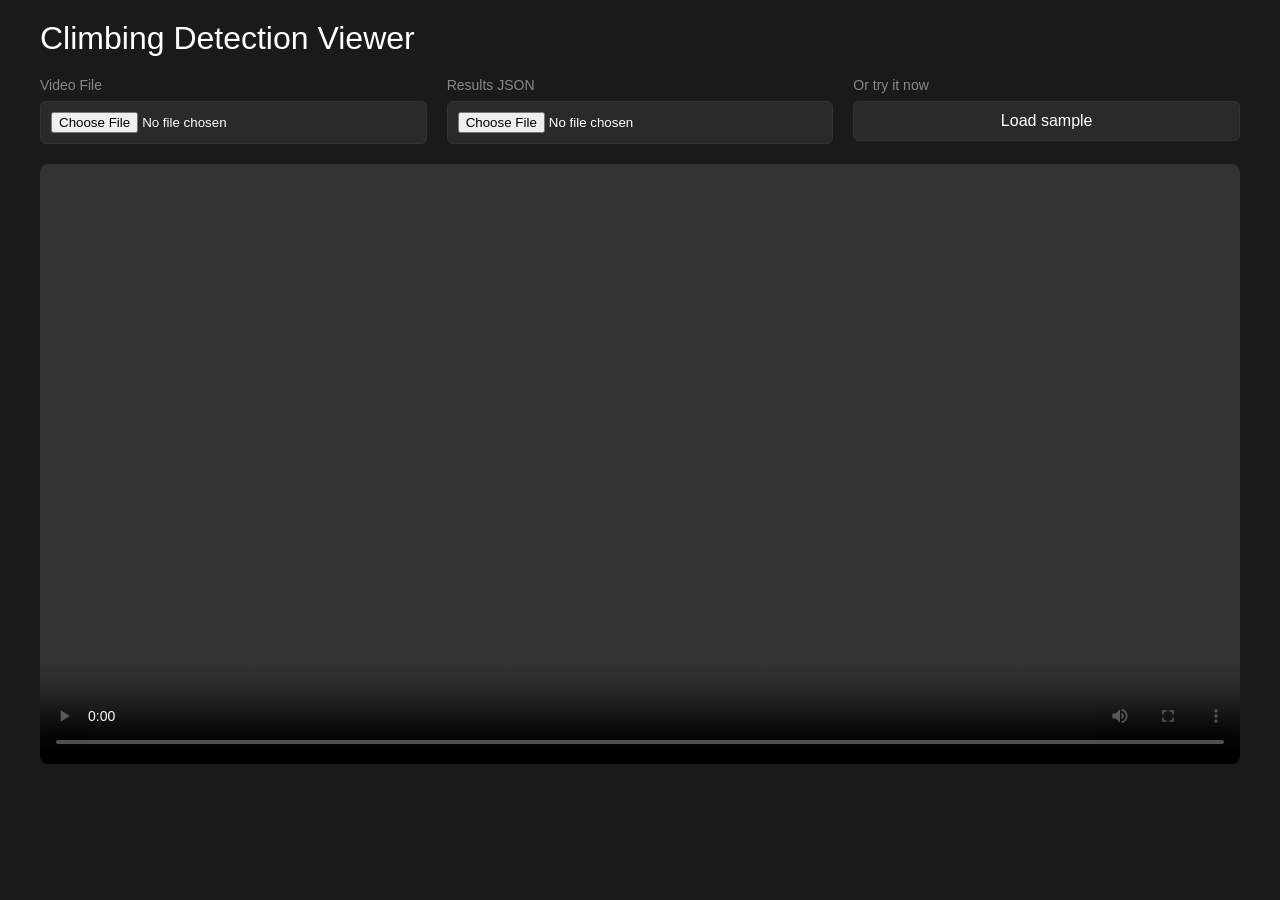
<file: climb-viewer/index.html>
<!DOCTYPE html>
<html lang="en">

<head>
    <meta charset="UTF-8">
    <meta name="viewport" content="width=device-width, initial-scale=1.0">
    <title>Climbing Detection Viewer</title>
    <style>
        * {
            box-sizing: border-box;
            margin: 0;
            padding: 0;
        }

        body {
            font-family: -apple-system, BlinkMacSystemFont, 'Segoe UI', Roboto, sans-serif;
            background: #1a1a1a;
            color: #fff;
            padding: 20px;
            min-height: 100vh;
        }

        .container {
            max-width: 1200px;
            margin: 0 auto;
        }

        h1 {
            margin-bottom: 20px;
            font-weight: 500;
        }

        .file-inputs {
            display: flex;
            gap: 20px;
            margin-bottom: 20px;
            flex-wrap: wrap;
        }

        .file-input {
            flex: 1;
            min-width: 250px;
        }

        .file-input label {
            display: block;
            margin-bottom: 8px;
            color: #888;
            font-size: 14px;
        }

        .file-input input {
            width: 100%;
            padding: 10px;
            border: 1px solid #333;
            border-radius: 6px;
            background: #2a2a2a;
            color: #fff;
        }
        .file-input button {
            width: 100%;
            padding: 10px;
            border: 1px solid #333;
            border-radius: 6px;
            background: #2a2a2a;
            color: #fff;
            font: inherit;
            cursor: pointer;
        }
        .file-input button:hover:not(:disabled) {
            background: #333;
            border-color: #555;
        }
        .file-input button:disabled {
            opacity: 0.6;
            cursor: default;
        }

        .video-container {
            background: #000;
            border-radius: 8px;
            overflow: hidden;
            margin-bottom: 20px;
        }

        video {
            width: 100%;
            display: block;
        }

        .timeline-container {
            background: #2a2a2a;
            border-radius: 8px;
            padding: 20px;
            margin-bottom: 20px;
        }

        .timeline-header {
            display: flex;
            justify-content: space-between;
            margin-bottom: 10px;
            font-size: 14px;
            color: #888;
        }

        .timeline {
            height: 40px;
            background: #3a3a3a;
            border-radius: 4px;
            position: relative;
            cursor: pointer;
            overflow: hidden;
        }

        .segment {
            position: absolute;
            top: 0;
            height: 100%;
            transition: opacity 0.2s;
        }

        .segment.climbing {
            background: linear-gradient(180deg, #4ade80 0%, #22c55e 100%);
        }

        .segment.not-climbing {
            background: #5a5a5a;
        }

        .segment:hover {
            opacity: 0.8;
        }

        .playhead {
            position: absolute;
            top: 0;
            width: 2px;
            height: 100%;
            background: #fff;
            pointer-events: none;
            z-index: 10;
        }

        .current-info {
            background: #2a2a2a;
            border-radius: 8px;
            padding: 20px;
            margin-bottom: 20px;
        }

        .current-info h3 {
            font-size: 14px;
            color: #888;
            margin-bottom: 10px;
            font-weight: 500;
        }

        .status {
            display: inline-block;
            padding: 8px 16px;
            border-radius: 20px;
            font-weight: 600;
            font-size: 18px;
        }

        .status.climbing {
            background: #22c55e;
            color: #000;
        }

        .status.not-climbing {
            background: #444;
            color: #aaa;
        }

        .confidence {
            margin-top: 10px;
            font-size: 14px;
            color: #888;
        }

        .confidence span {
            color: #fff;
            font-weight: 500;
        }

        .segments-list {
            background: #2a2a2a;
            border-radius: 8px;
            padding: 20px;
        }

        .segments-list h3 {
            font-size: 14px;
            color: #888;
            margin-bottom: 15px;
            font-weight: 500;
        }

        .segment-item {
            display: flex;
            align-items: center;
            padding: 10px;
            background: #3a3a3a;
            border-radius: 6px;
            margin-bottom: 8px;
            cursor: pointer;
            transition: background 0.2s;
        }

        .segment-item:hover {
            background: #4a4a4a;
        }

        .segment-item.active {
            background: #22c55e33;
            border: 1px solid #22c55e;
        }

        .segment-time {
            font-family: monospace;
            font-size: 14px;
            min-width: 140px;
        }

        .segment-duration {
            color: #888;
            font-size: 13px;
            margin-left: 10px;
        }

        .segment-confidence {
            margin-left: auto;
            font-size: 13px;
            color: #4ade80;
        }

        .summary {
            display: flex;
            gap: 20px;
            margin-bottom: 20px;
            flex-wrap: wrap;
        }

        .stat {
            background: #2a2a2a;
            border-radius: 8px;
            padding: 15px 20px;
            flex: 1;
            min-width: 150px;
        }

        .stat-value {
            font-size: 24px;
            font-weight: 600;
        }

        .stat-label {
            font-size: 13px;
            color: #888;
            margin-top: 4px;
        }

        .empty-state {
            text-align: center;
            padding: 40px;
            color: #666;
        }
    </style>
</head>

<body>
    <div class="container">
        <h1>Climbing Detection Viewer</h1>

        <div class="file-inputs">
            <div class="file-input">
                <label>Video File</label>
                <input type="file" id="videoInput" accept="video/*">
            </div>
            <div class="file-input">
                <label>Results JSON</label>
                <input type="file" id="jsonInput" accept=".json">
            </div>
            <div class="file-input">
                <label>Or try it now</label>
                <button type="button" id="sampleBtn">Load sample</button>
            </div>
        </div>

        <div class="video-container">
            <video id="video" controls></video>
        </div>

        <div class="summary" id="summary" style="display: none;">
            <div class="stat">
                <div class="stat-value" id="totalDuration">-</div>
                <div class="stat-label">Total Duration</div>
            </div>
            <div class="stat">
                <div class="stat-value" id="climbingTime">-</div>
                <div class="stat-label">Climbing Time</div>
            </div>
            <div class="stat">
                <div class="stat-value" id="climbingPercent">-</div>
                <div class="stat-label">Climbing %</div>
            </div>
            <div class="stat">
                <div class="stat-value" id="segmentCount">-</div>
                <div class="stat-label">Segments</div>
            </div>
        </div>

        <div class="current-info" id="currentInfo" style="display: none;">
            <h3>Current Status</h3>
            <div class="status" id="currentStatus">-</div>
            <div class="confidence">
                Climbing confidence: <span id="currentConfidence">-</span> |
                Top prediction: <span id="currentPrediction">-</span>
            </div>
        </div>

        <div class="timeline-container" id="timelineContainer" style="display: none;">
            <div class="timeline-header">
                <span id="currentTime">0:00</span>
                <span id="totalTime">0:00</span>
            </div>
            <div class="timeline" id="timeline">
                <div class="playhead" id="playhead"></div>
            </div>
        </div>

        <div class="segments-list" id="segmentsList" style="display: none;">
            <h3>Climbing Segments (click to jump)</h3>
            <div id="segmentsContent"></div>
        </div>
    </div>

    <script>
        let results = null;
        let rawSegments = [];  // Works with both raw_segments (X3D) and frame_data (pose)

        const video = document.getElementById('video');
        const timeline = document.getElementById('timeline');
        const playhead = document.getElementById('playhead');

        // Format time as M:SS
        function formatTime(seconds) {
            const m = Math.floor(seconds / 60);
            const s = Math.floor(seconds % 60);
            return `${m}:${s.toString().padStart(2, '0')}`;
        }

        // Load video file
        document.getElementById('videoInput').addEventListener('change', (e) => {
            const file = e.target.files[0];
            if (file) {
                video.src = URL.createObjectURL(file);
            }
        });

        // Parse a results object (supports both X3D and pose detection formats)
        function loadResults(parsed) {
            results = parsed;

            // Support both formats: raw_segments (X3D) or frame_data (pose)
            if (results.raw_segments) {
                rawSegments = results.raw_segments;
            } else if (results.frame_data) {
                // Convert pose frame_data to segment format
            rawSegments = results.frame_data.map((fr, i, arr) => {
                const nextTime = arr[i + 1]?.time || fr.time + 0.25;

                // Handle new vs old keys
                // New: smoothed_foot_y (processed), foot_y (raw)
                // Old: lowest_foot_y
                let yVal = null;
                if (fr.smoothed_foot_y !== undefined && fr.smoothed_foot_y !== null) yVal = fr.smoothed_foot_y;
                else if (fr.foot_y !== undefined && fr.foot_y !== null) yVal = fr.foot_y;
                else if (fr.lowest_foot_y !== undefined && fr.lowest_foot_y !== null) yVal = fr.lowest_foot_y;

                const isOffGround = !!fr.is_off_ground;

                return {
                    start_time: fr.time,
                    end_time: nextTime,
                    is_climbing: isOffGround,
                    climbing_confidence: (yVal !== null) ? 1 - yVal : 0,
                    top_prediction: fr.pose_detected ? (isOffGround ? "off ground" : "on ground") : "no pose",
                    top_confidence: fr.pose_detected ? 1 : 0,
                };
            });
            } else {
                rawSegments = [];
            }
            renderResults();
        }

        document.getElementById('jsonInput').addEventListener('change', async (e) => {
            const file = e.target.files[0];
            if (file) loadResults(JSON.parse(await file.text()));
        });

        // Load the bundled sample clip and its detection results
        document.getElementById('sampleBtn').addEventListener('click', async (e) => {
            const btn = e.currentTarget;
            btn.disabled = true;
            btn.textContent = 'Loading\u2026';
            try {
                video.src = 'sample.mp4';
                const res = await fetch('sample.json');
                if (!res.ok) throw new Error('HTTP ' + res.status);
                loadResults(await res.json());
                btn.textContent = 'Sample loaded';
            } catch (err) {
                btn.disabled = false;
                btn.textContent = 'Load sample';
                alert('Could not load the sample: ' + err.message);
            }
        });

        function renderResults() {
            if (!results) return;

            // Show all sections
            document.getElementById('summary').style.display = 'flex';
            document.getElementById('currentInfo').style.display = 'block';
            document.getElementById('timelineContainer').style.display = 'block';
            document.getElementById('segmentsList').style.display = 'block';

            // Update summary stats
            document.getElementById('totalDuration').textContent = formatTime(results.duration);
            document.getElementById('climbingTime').textContent = formatTime(results.total_climbing_time);
            document.getElementById('climbingPercent').textContent =
                Math.round(100 * results.total_climbing_time / results.duration) + '%';
            document.getElementById('segmentCount').textContent = results.climbing_segments.length;
            document.getElementById('totalTime').textContent = formatTime(results.duration);

            // Render timeline segments using climbing_segments (the authoritative source)
            timeline.innerHTML = '<div class="playhead" id="playhead"></div>';

            for (const seg of results.climbing_segments) {
                const div = document.createElement('div');
                div.className = 'segment climbing';
                div.style.left = `${100 * seg.start_time / results.duration}%`;
                div.style.width = `${100 * (seg.end_time - seg.start_time) / results.duration}%`;
                div.title = `${formatTime(seg.start_time)} - ${formatTime(seg.end_time)}`;
                timeline.appendChild(div);
            }

            // Render segments list
            const content = document.getElementById('segmentsContent');
            content.innerHTML = '';

            if (results.climbing_segments.length === 0) {
                content.innerHTML = '<div class="empty-state">No climbing segments detected</div>';
            } else {
                for (const seg of results.climbing_segments) {
                    const div = document.createElement('div');
                    div.className = 'segment-item';

                    // Handle missing confidence (new pose detection doesn't have it on segments)
                    let confHtml = '';
                    if (seg.max_confidence !== undefined) {
                        confHtml = `<span class="segment-confidence">${(100 * seg.max_confidence).toFixed(0)}% conf</span>`;
                    }

                    div.innerHTML = `
                        <span class="segment-time">${formatTime(seg.start_time)} - ${formatTime(seg.end_time)}</span>
                        <span class="segment-duration">${(seg.end_time - seg.start_time).toFixed(1)}s</span>
                        ${confHtml}
                    `;
                    div.addEventListener('click', () => {
                        video.currentTime = seg.start_time;
                        video.play();
                    });
                    content.appendChild(div);
                }
            }
        }

        // Update UI on video time change
        video.addEventListener('timeupdate', () => {
            const time = video.currentTime;
            document.getElementById('currentTime').textContent = formatTime(time);

            // Update playhead
            if (results) {
                const pct = 100 * time / results.duration;
                document.getElementById('playhead').style.left = `${pct}%`;
            }

            // Find current segment
            const seg = rawSegments.find(s => time >= s.start_time && time < s.end_time);
            if (seg) {
                const statusEl = document.getElementById('currentStatus');
                const isClimbing = seg.is_climbing || seg.is_off_ground;
                statusEl.textContent = isClimbing ? 'CLIMBING' : 'NOT CLIMBING';
                statusEl.className = `status ${isClimbing ? 'climbing' : 'not-climbing'}`;

                // Handle both X3D (climbing_confidence) and pose (lowest_foot_y/smoothed_foot_y) formats
                // For pose: yVal was calculated in mapping above
                const confidence = seg.climbing_confidence;

                document.getElementById('currentConfidence').textContent =
                    (100 * confidence).toFixed(1) + '%';
                document.getElementById('currentPrediction').textContent =
                    `${seg.top_prediction} (${(100 * (seg.top_confidence ?? 1)).toFixed(1)}%)`;
            }

            // Highlight active segment in list
            document.querySelectorAll('.segment-item').forEach((el, i) => {
                const s = results.climbing_segments[i];
                el.classList.toggle('active', time >= s.start_time && time < s.end_time);
            });
        });

        // Click timeline to seek
        timeline.addEventListener('click', (e) => {
            if (!results) return;
            const rect = timeline.getBoundingClientRect();
            const pct = (e.clientX - rect.left) / rect.width;
            video.currentTime = pct * results.duration;
        });
    </script>
</body>

</html>
</file>
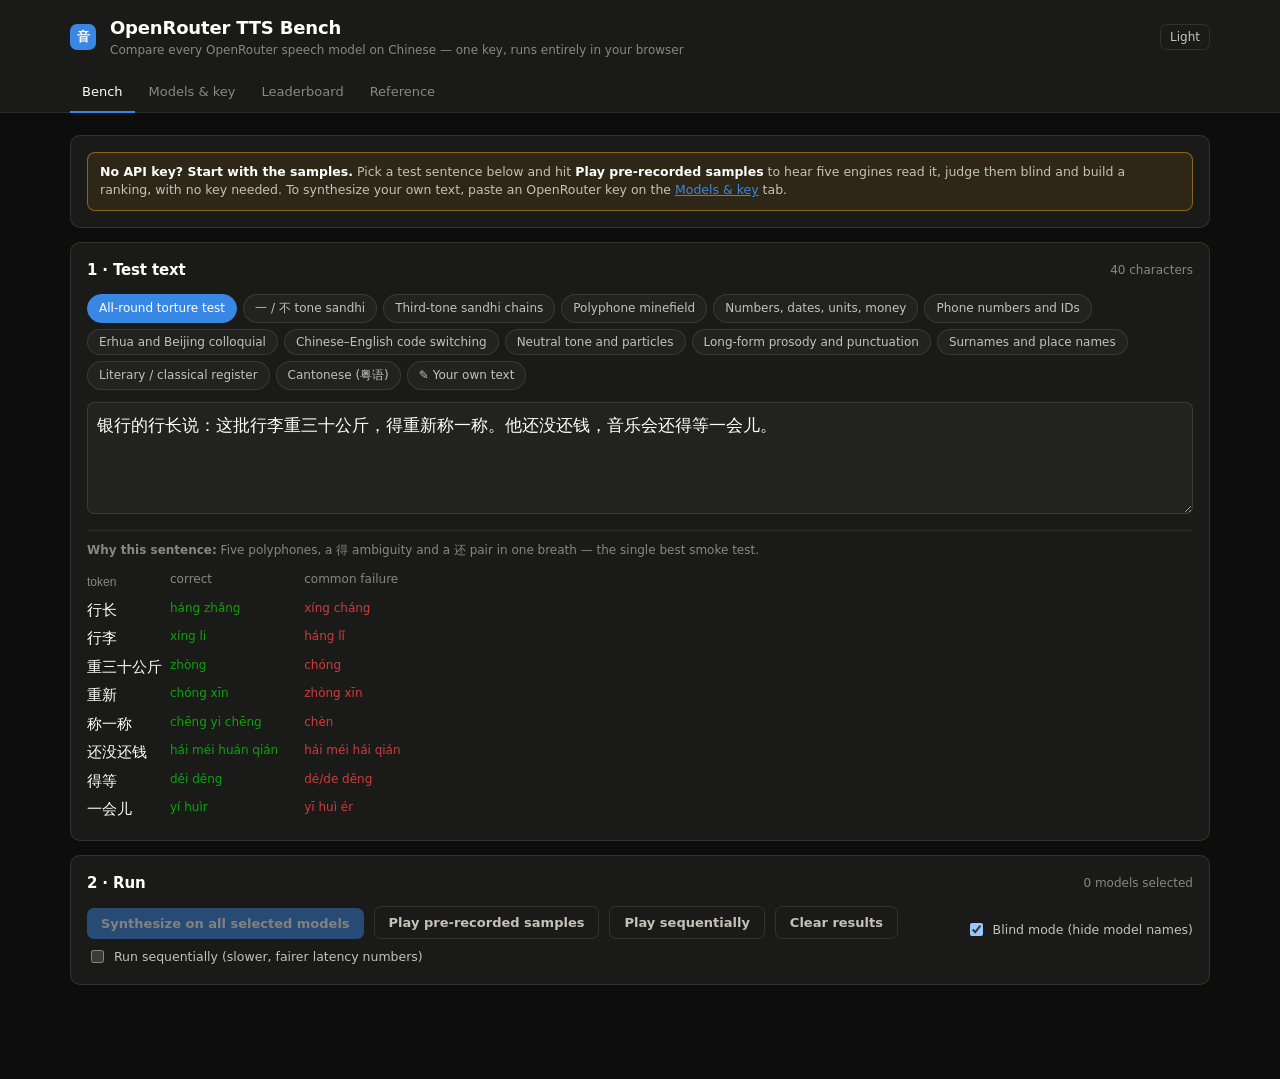
<file: compare-chinese-tts/index.html>
<!DOCTYPE html>
<html lang="en" data-theme="dark">
<head>
<meta charset="utf-8">
<meta name="viewport" content="width=device-width, initial-scale=1">
<title>OpenRouter TTS Bench — compare Mandarin text-to-speech models</title>
<style>
:root{
  color-scheme: dark;
  --plane:#0d0d0d; --surface:#1a1a19; --surface-2:#222221;
  --ink:#ffffff; --ink2:#c3c2b7; --muted:#898781;
  --grid:#2c2c2a; --axis:#383835; --ring:rgba(255,255,255,0.10);
  --s1:#3987e5; --s1-dim:#184f95;
  --good:#0ca30c; --warn:#fab219; --serious:#ec835a; --crit:#d03b3b;
  --mono: ui-monospace, SFMono-Regular, "SF Mono", Menlo, monospace;
  --sans: system-ui, -apple-system, "Segoe UI", sans-serif;
  --han: "PingFang SC", "Hiragino Sans GB", "Microsoft YaHei", "Noto Sans CJK SC", sans-serif;
}
html[data-theme="light"]{
  color-scheme: light;
  --plane:#f9f9f7; --surface:#fcfcfb; --surface-2:#f0efec;
  --ink:#0b0b0b; --ink2:#52514e; --muted:#898781;
  --grid:#e1e0d9; --axis:#c3c2b7; --ring:rgba(11,11,11,0.10);
  --s1:#2a78d6; --s1-dim:#86b6ef;
}
*{box-sizing:border-box}
body{
  margin:0; background:var(--plane); color:var(--ink);
  font-family:var(--sans); font-size:14px; line-height:1.5;
  -webkit-font-smoothing:antialiased;
}
a{color:var(--s1)}
h1,h2,h3{margin:0; font-weight:600; letter-spacing:-0.01em}
h1{font-size:18px}
h2{font-size:15px}
h3{font-size:13px; color:var(--ink2)}
.wrap{max-width:1180px; margin:0 auto; padding:0 20px 80px}

header{border-bottom:1px solid var(--grid); background:var(--surface); position:sticky; top:0; z-index:50}
.hdr{max-width:1180px; margin:0 auto; padding:14px 20px; display:flex; align-items:center; gap:14px}
.logo{width:26px;height:26px;border-radius:7px;background:var(--s1);display:grid;place-items:center;color:#fff;font-weight:700;font-size:13px;flex:none}
.sub{color:var(--muted); font-size:12px}
.spacer{flex:1}
.tabs{display:flex; gap:2px; max-width:1180px; margin:0 auto; padding:0 20px}
.tab{appearance:none;border:0;background:none;color:var(--muted);font:inherit;font-size:13px;
  padding:9px 12px;cursor:pointer;border-bottom:2px solid transparent;margin-bottom:-1px}
.tab:hover{color:var(--ink2)}
.tab[aria-selected="true"]{color:var(--ink); border-bottom-color:var(--s1)}

.panel{display:none; padding-top:22px}
.panel.on{display:block}

.card{background:var(--surface); border:1px solid var(--ring); border-radius:10px; padding:16px; margin-bottom:14px}
.card > header{background:none;border:0;position:static;padding:0;margin:0 0 12px;display:flex;align-items:center;gap:10px}

label{display:block; font-size:11px; text-transform:uppercase; letter-spacing:.06em; color:var(--muted); margin-bottom:4px}
input,select,textarea,button{font-family:inherit; font-size:13px}
input[type=text],input[type=password],input[type=number],select,textarea{
  width:100%; background:var(--surface-2); color:var(--ink); border:1px solid var(--ring);
  border-radius:7px; padding:7px 9px; outline:none;
}
input:focus,select:focus,textarea:focus{border-color:var(--s1)}
textarea{resize:vertical; line-height:1.7}
.zh{font-family:var(--han); font-size:17px; line-height:1.9}

button.btn{background:var(--s1); color:#fff; border:0; border-radius:7px; padding:8px 14px; cursor:pointer; font-weight:550}
button.btn:hover{filter:brightness(1.1)}
button.btn:disabled{opacity:.45; cursor:not-allowed; filter:none}
button.ghost{background:transparent; color:var(--ink2); border:1px solid var(--ring)}
button.ghost:hover{background:var(--surface-2); color:var(--ink)}
button.sm{padding:5px 9px; font-size:12px; font-weight:450}

.row{display:flex; gap:10px; align-items:flex-end; flex-wrap:wrap}
.grid{display:grid; gap:10px}
.g2{grid-template-columns:1fr 1fr}
.g3{grid-template-columns:repeat(3,1fr)}
.g4{grid-template-columns:repeat(4,1fr)}
@media(max-width:820px){.g2,.g3,.g4{grid-template-columns:1fr}}

/* ---------- sentence picker ---------- */
.chips{display:flex; flex-wrap:wrap; gap:6px; margin-bottom:12px}
.chip{border:1px solid var(--ring); background:var(--surface-2); color:var(--ink2);
  border-radius:999px; padding:5px 11px; font-size:12px; cursor:pointer}
.chip:hover{color:var(--ink); border-color:var(--axis)}
.chip[aria-pressed="true"]{background:var(--s1); border-color:var(--s1); color:#fff}
.listen{margin-top:10px; border-top:1px solid var(--grid); padding-top:10px}
.listen table{width:auto; border-collapse:collapse; font-size:12px}
.listen td:nth-child(2){padding-right:26px}
.listen td{padding:3px 8px 3px 0; vertical-align:top}
.listen td:first-child{font-family:var(--han); font-size:15px; white-space:nowrap}
.ok{color:var(--good)} .bad{color:var(--crit)}
code{font-family:var(--mono); font-size:12px; background:var(--surface-2); padding:1px 5px; border-radius:4px}

/* ---------- provider cards ---------- */
.pcard{border:1px solid var(--ring); border-radius:10px; padding:13px; background:var(--surface); margin-bottom:10px}
.pcard.off{opacity:.55}
.phead{display:flex; align-items:center; gap:9px; margin-bottom:10px}
.phead h2{flex:1}
.badge{font-size:10.5px; text-transform:uppercase; letter-spacing:.06em; padding:2px 7px; border-radius:5px;
  border:1px solid var(--ring); color:var(--muted)}
.badge.id{text-transform:none; letter-spacing:0; font-family:var(--mono); font-size:11px}
.badge.cors{color:var(--good); border-color:color-mix(in srgb, var(--good) 40%, transparent)}
.badge.nokey{color:var(--warn); border-color:color-mix(in srgb, var(--warn) 45%, transparent)}
.sw{position:relative; width:34px; height:20px; flex:none}
.sw input{position:absolute; opacity:0; width:100%; height:100%; margin:0; cursor:pointer; z-index:2}
.sw span{position:absolute; inset:0; background:var(--axis); border-radius:999px; transition:.15s}
.sw span::after{content:""; position:absolute; top:2px; left:2px; width:16px; height:16px;
  background:#fff; border-radius:50%; transition:.15s}
.sw input:checked + span{background:var(--s1)}
.sw input:checked + span::after{transform:translateX(14px)}

/* ---------- results ---------- */
table.res{width:100%; border-collapse:collapse; font-size:12.5px}
table.res th{
  text-align:left; font-weight:550; color:var(--muted); font-size:10.5px; text-transform:uppercase;
  letter-spacing:.06em; padding:0 10px 7px 0; border-bottom:1px solid var(--axis); white-space:nowrap;
}
table.res td{padding:9px 10px 9px 0; border-bottom:1px solid var(--grid); vertical-align:middle}
table.res td.num{font-variant-numeric:tabular-nums; text-align:right; padding-right:14px; white-space:nowrap}
table.res th.num{text-align:right; padding-right:14px}
table.res tr:hover td{background:var(--surface-2)}
.bar{height:8px; border-radius:4px; background:var(--s1); min-width:2px}
.barwrap{width:110px; background:var(--grid); border-radius:4px; overflow:hidden}
.pname{font-weight:550}
.pmeta{color:var(--muted); font-size:11px}
.status{display:inline-flex; align-items:center; gap:5px; font-size:12px}
.dot{width:7px;height:7px;border-radius:50%;flex:none}
audio{height:32px; width:190px; vertical-align:middle}

/* ---------- arena ---------- */
.arena{display:grid; grid-template-columns:1fr 1fr; gap:12px}
@media(max-width:760px){.arena{grid-template-columns:1fr}}
.side{border:1px solid var(--ring); border-radius:10px; padding:14px; background:var(--surface-2)}
.sidehead{display:flex; align-items:center; gap:9px; margin-bottom:2px}
.sidetag{font-size:10.5px; text-transform:uppercase; letter-spacing:.08em; color:#fff;
  background:var(--s1); padding:2px 8px; border-radius:5px}
.side audio{width:100%; height:38px}
.vote{display:flex; gap:10px; margin-top:14px; flex-wrap:wrap}
.vbtn{flex:1; min-width:120px; padding:12px 14px}
.reasons{margin-top:10px; display:flex; gap:6px; align-items:center; flex-wrap:wrap}
.done{text-align:center; padding:30px 10px}
.meter{height:8px;border-radius:4px;background:var(--grid);overflow:hidden;width:120px;display:inline-block;vertical-align:middle}
.meter > i{display:block;height:100%;background:var(--s1);border-radius:4px}

.note{color:var(--muted); font-size:12px}
.warnbox{border:1px solid color-mix(in srgb, var(--warn) 45%, transparent); background:color-mix(in srgb, var(--warn) 9%, transparent);
  border-radius:8px; padding:10px 12px; font-size:12.5px; color:var(--ink2); margin-bottom:14px}
.warnbox b{color:var(--ink)}
.err{color:var(--crit); font-size:12px; font-family:var(--mono); word-break:break-word; max-width:420px; display:inline-block}
.hide{display:none !important}
.ref th{position:sticky; top:0; background:var(--surface)}
.ref td{font-size:12.5px}
.tag{font-size:11px; padding:1px 6px; border-radius:4px; border:1px solid var(--ring); color:var(--muted); white-space:nowrap}
.tag.best{color:var(--good); border-color:color-mix(in srgb,var(--good) 40%, transparent)}
ul.tight{margin:6px 0; padding-left:18px}
ul.tight li{margin:3px 0; color:var(--ink2); font-size:12.5px}
.sw{display:inline-block}
#modelTable td{vertical-align:middle}
#modelTable select{min-width:180px}
#modelTable tbody tr:hover td{background:var(--surface-2)}
</style>
</head>
<body>
<header>
  <div class="hdr">
    <div class="logo">音</div>
    <div>
      <h1>OpenRouter TTS Bench</h1>
      <div class="sub">Compare every OpenRouter speech model on Chinese — one key, runs entirely in your browser</div>
    </div>
    <div class="spacer"></div>
    <button class="btn ghost sm" id="themeBtn">Light</button>
  </div>
  <nav class="tabs" role="tablist">
    <button class="tab" role="tab" data-panel="bench" aria-selected="true">Bench</button>
    <button class="tab" role="tab" data-panel="models" aria-selected="false">Models &amp; key</button>
    <button class="tab" role="tab" data-panel="board" aria-selected="false">Leaderboard</button>
    <button class="tab" role="tab" data-panel="ref" aria-selected="false">Reference</button>
  </nav>
</header>

<div class="wrap">

<!-- ============ BENCH ============ -->
<section class="panel on" id="p-bench">
  <div class="card" id="keyNag" style="display:none">
    <div class="warnbox" style="margin:0">
      <b>No API key? Start with the samples.</b> Pick a test sentence below and hit
      <b>Play pre-recorded samples</b> to hear five engines read it, judge them blind and build a ranking,
      with no key needed. To synthesize your own text, paste an OpenRouter key on the
      <a href="#" id="toModels">Models &amp; key</a> tab.
    </div>
  </div>

  <div class="card">
    <header><h2>1 · Test text</h2><div class="spacer"></div>
      <span class="note" id="charCount">0 characters</span>
    </header>
    <div class="chips" id="chips"></div>
    <textarea id="text" rows="3" class="zh"></textarea>
    <div class="listen hide" id="listenPanel"></div>
  </div>

  <div class="card">
    <header><h2>2 · Run</h2><div class="spacer"></div>
      <span class="note" id="enabledCount"></span>
    </header>
    <div class="row">
      <button class="btn" id="runBtn">Synthesize on all selected models</button>
      <button class="btn ghost" id="samplesBtn" title="Recordings made ahead of time, no key needed">Play pre-recorded samples</button>
      <button class="btn ghost" id="playAllBtn">Play sequentially</button>
      <button class="btn ghost" id="clearBtn">Clear results</button>
      <div class="spacer"></div>
      <label style="display:flex;align-items:center;gap:7px;text-transform:none;letter-spacing:0;font-size:12.5px;color:var(--ink2);margin:0">
        <input type="checkbox" id="blind" style="width:auto" checked> Blind mode (hide model names)
      </label>
    </div>
    <div class="note" style="margin-top:8px" id="runNote"></div>
  </div>

  <div class="card" id="resCard" style="display:none">
    <header><h2>3 · Objective metrics</h2><div class="spacer"></div>
      <button class="btn ghost sm" id="csvBtn">Export CSV</button>
      <button class="btn ghost sm" id="jsonBtn">Export JSON</button>
    </header>
    <div class="warnbox" id="sampleNote" style="display:none; margin:0 0 12px"></div>
    <div style="overflow-x:auto"><table class="res" id="resTable"></table></div>
    <div class="note" style="margin-top:10px">
      <b>TTFB</b> = time until OpenRouter's first response byte, which includes its routing hop to the
      upstream vendor. <b>Total</b> = until the full audio is in hand. <b>RTF</b> = seconds of audio produced
      per second of wall clock (higher is faster; &gt;1 beats real time). Cost uses each model's live
      per-character rate from the catalogue.
    </div>
  </div>

  <div class="card" id="arenaCard" style="display:none">
    <header><h2>4 · Head-to-head</h2><div class="spacer"></div>
      <span class="note" id="pairProgress"></span>
      <button class="btn ghost sm" id="revealBtn">Reveal names</button>
      <button class="btn ghost sm" id="reshuffleBtn">New round</button>
    </header>
    <div class="arena" id="arena"></div>
    <div class="vote" id="voteRow">
      <button class="btn vbtn" data-vote="a">◀&nbsp; Left is better</button>
      <button class="btn ghost vbtn" data-vote="tie">Tie</button>
      <button class="btn vbtn" data-vote="b">Right is better &nbsp;▶</button>
      <button class="btn ghost vbtn" data-vote="skip">Skip</button>
    </div>
    <div id="reasonRow" class="reasons"></div>
    <div class="note" style="margin-top:10px">
      Listen to both, then vote. Keys: <code>←</code> left, <code>→</code> right, <code>T</code> tie,
      <code>S</code> skip, <code>Space</code> replay both. Reasons are optional and only record
      <i>why</i> the winner won — the ranking itself comes from the votes.
    </div>
  </div>
</section>

<!-- ============ MODELS ============ -->
<section class="panel" id="p-models">
  <div class="card">
    <header><h2>OpenRouter API key</h2><div class="spacer"></div>
      <a class="note" href="https://openrouter.ai/keys" target="_blank" rel="noreferrer">get a key ↗</a>
    </header>
    <input type="password" id="keyInput" placeholder="sk-or-v1-…" autocomplete="off" spellcheck="false">
    <div class="note" style="margin-top:8px">
      Stored in this browser's <code>localStorage</code> and sent only to <code>openrouter.ai</code>, directly
      from this page — there is no backend. Anything running on this page can read it, so use a key with a
      spend limit set on your OpenRouter account.
      <button class="btn ghost sm" id="forgetBtn" style="margin-left:8px">Forget key</button>
    </div>
  </div>

  <div class="card">
    <header><h2>Speech models</h2><div class="spacer"></div>
      <span class="note" id="catalogueNote"></span>
      <button class="btn ghost sm" id="reloadBtn">Reload catalogue</button>
    </header>
    <div class="row" style="margin-bottom:12px">
      <div style="flex:1; min-width:220px">
        <label>Filter</label>
        <input type="text" id="filter" placeholder="minimax, qwen, fish — comma-separated" autocomplete="off">
      </div>
      <button class="btn ghost sm" id="pickZh">Select Chinese-capable</button>
      <button class="btn ghost sm" id="pickFree">Select free</button>
      <button class="btn ghost sm" id="pickNone">Clear selection</button>
    </div>
    <div style="overflow-x:auto"><table class="res" id="modelTable"></table></div>
    <div class="note" style="margin-top:10px">
      Prices come straight from OpenRouter's catalogue and are per million characters of input text.
      Voice strings are passed through untouched, so what's valid is whatever the upstream engine accepts —
      the dropdown shows what OpenRouter advertises, and the box beside it takes anything else.
      <b>Provider options</b> is raw JSON merged into <code>provider.options.&lt;engine&gt;</code>: MiniMax is
      seeded with <code>{"language_boost":"Chinese"}</code> because without it the engine auto-detects and
      often reads Mandarin with Cantonese phonology — swap in <code>{"language_boost":"Chinese,Yue"}</code>
      when you actually want Cantonese.
    </div>
  </div>

  <div class="card">
    <header><h3>Advanced</h3></header>
    <label>Optional proxy prefix</label>
    <input type="text" id="proxyInput" placeholder="http://localhost:8790/?url=" autocomplete="off" spellcheck="false">
    <div class="note" style="margin-top:6px">
      Only needed if your network blocks <code>openrouter.ai</code> from the browser. Requests become
      <code>&lt;prefix&gt; + encodeURIComponent(url)</code>; run <code>python3 proxy.py</code> for a local hop.
    </div>
  </div>
</section>

<!-- ============ LEADERBOARD ============ -->
<section class="panel" id="p-board">
  <div class="card">
    <header><h2>Stack ranking</h2><div class="spacer"></div>
      <button class="btn ghost sm" id="wipeBoardBtn">Reset votes</button>
    </header>
    <div id="boardBody"></div>
  </div>
</section>

<!-- ============ REFERENCE ============ -->
<section class="panel" id="p-ref"><div id="refBody"></div></section>

</div>

<script>
"use strict";

/* ============================================================================
   TEST CORPUS
   Each sentence isolates one known failure mode of Mandarin TTS. `listen` gives
   the exact tokens to judge, the correct reading, and the mistake engines make.
   ========================================================================== */
const SENTENCES = [
  {
    id:"torture", label:"All-round torture test", default:true,
    zh:"银行的行长说：这批行李重三十公斤，得重新称一称。他还没还钱，音乐会还得等一会儿。",
    focus:"Five polyphones, a 得 ambiguity and a 还 pair in one breath — the single best smoke test.",
    listen:[
      ["行长","háng zhǎng","xíng cháng"],
      ["行李","xíng li","háng lǐ"],
      ["重三十公斤","zhòng","chóng"],
      ["重新","chóng xīn","zhòng xīn"],
      ["称一称","chēng yi chēng","chèn"],
      ["还没还钱","hái méi huán qián","hái méi hái qián"],
      ["得等","děi děng","dé/de děng"],
      ["一会儿","yí huìr","yī huì ér"]
    ]
  },
  {
    id:"sandhi", label:"一 / 不 tone sandhi",
    zh:"一个人一天不吃不喝一定不行，一半一半地吃，一不小心就不够了。",
    focus:"一 shifts yī→yì→yí by the following tone; 不 shifts bù→bú before a 4th tone. Engines that store one fixed tone per character fail audibly here.",
    listen:[
      ["一个","yí ge","yī ge"],
      ["一天","yì tiān","yī tiān"],
      ["不吃","bù chī","bú chī"],
      ["不喝","bù hē","—"],
      ["一定","yí dìng","yī dìng"],
      ["不行","bù xíng","bú xíng"],
      ["一半","yí bàn","yī bàn"],
      ["不够","bú gòu","bù gòu"]
    ]
  },
  {
    id:"third", label:"Third-tone sandhi chains",
    zh:"我很好，你也很好，我们俩都有五把小雨伞，你想我也想。",
    focus:"Runs of 3rd tones must raise all but the last (2-2-3, not 3-3-3). 五把小雨伞 is a five-deep chain — most engines only handle two.",
    listen:[
      ["很好","hén hǎo","hěn hǎo"],
      ["也很好","yé hén hǎo","yě hěn hǎo"],
      ["我们俩","wǒ men liǎ","wǒ men liǎng"],
      ["五把小雨伞","wú bá xiáo yú sǎn","wǔ bǎ xiǎo yǔ sǎn"],
      ["你想我也想","ní xiáng wó yé xiǎng","flat 3-3-3-3"]
    ]
  },
  {
    id:"poly", label:"Polyphone minefield",
    zh:"他的头发长得很长，这位好客的朋友爱好看书，看着看着就睡着了，觉得这觉睡得真香。",
    focus:"发/长/好/着/觉 each have two readings picked purely from context. 着 appears three times with three different sounds.",
    listen:[
      ["头发","tóu fa","tóu fā"],
      ["长得很长","zhǎng de hěn cháng","cháng de hěn cháng"],
      ["好客","hào kè","hǎo kè"],
      ["爱好","ài hào","ài hǎo"],
      ["看着","kàn zhe","kàn zháo"],
      ["睡着了","shuì zháo le","shuì zhe le"],
      ["觉得","jué de","jiào de"],
      ["这觉","zhè jiào","zhè jué"]
    ]
  },
  {
    id:"numbers", label:"Numbers, dates, units, money",
    zh:"2026年3月14日，气温零下3.5℃，总计1,234.56元，同比增长87.2%，第2季度用了2个小时20分钟。",
    focus:"Text normalisation, not acoustics: year digits read one-by-one, 2 as 两 before a measure word, decimals as 点, and ℃/%/, handled rather than spelled.",
    listen:[
      ["2026年","èr líng èr liù nián","liǎng qiān líng èr shí liù nián"],
      ["3.5℃","sān diǎn wǔ shèshìdù","sān diǎn wǔ C"],
      ["1,234.56元","yìqiān liǎngbǎi sānshísì diǎn wǔ liù yuán","reads the comma"],
      ["第2季度","dì èr jìdù","dì liǎng jìdù"],
      ["2个小时","liǎng ge xiǎoshí","èr ge xiǎoshí"]
    ]
  },
  {
    id:"digits", label:"Phone numbers and IDs",
    zh:"请拨打13800138000，或者拨010-62785001转8008号分机，订单号是A1B2C3。",
    focus:"Phone digits should be read singly with 1 as 幺 (or at least yī), never chunked into 一百三十八亿. Latin+digit order codes are a second trap.",
    listen:[
      ["13800138000","yāo sān bā líng líng …","一百三十八亿…"],
      ["010-62785001","líng yāo líng, gàng/dào …","reads the hyphen as 'minus'"],
      ["8008号","bā líng líng bā hào","bā qiān líng bā hào"],
      ["A1B2C3","ei yāo bi èr sei sān","garbled / silent"]
    ]
  },
  {
    id:"erhua", label:"Erhua and Beijing colloquial",
    zh:"今儿个天儿不错，咱们上那边儿的小胡同儿遛遛弯儿，顺道买点儿花儿。",
    focus:"儿 must fuse into the preceding syllable as a retroflex colouring, not be spoken as a separate ér. Very few non-Chinese vendors get this right.",
    listen:[
      ["今儿个","jīnr ge","jīn ér ge"],
      ["天儿","tiānr","tiān ér"],
      ["那边儿","nà biānr","nà biān ér"],
      ["胡同儿","hú tòngr","hú tóng ér"],
      ["遛遛弯儿","liù liu wānr","liū liū wān ér"],
      ["点儿","diǎnr","diǎn ér"]
    ]
  },
  {
    id:"mixed", label:"Chinese–English code switching",
    zh:"我们用 Python 的 async/await 调用 OpenAI 的 API，latency 大概 200 毫秒，P99 在 1.2 秒左右，CEO 说要上 Kubernetes。",
    focus:"Latin words must keep English phonology without a hard reset of pitch or speed at every switch. Listen for stalls, a changed voice timbre, or spelled-out acronyms.",
    listen:[
      ["Python","native English word","拼音-ised"],
      ["async/await","reads the slash naturally","'slash' spoken aloud"],
      ["OpenAI / API","OpenAI, ei-pi-ai","一句乱码"],
      ["latency","English word mid-sentence","skipped"],
      ["P99 / 1.2 秒","pi jiǔ shí jiǔ, yī diǎn èr miǎo","P ninety-nine"],
      ["Kubernetes","English, no stall","long pause before it"]
    ]
  },
  {
    id:"particles", label:"Neutral tone and particles",
    zh:"他的东西放在桌子上了吧？你看看，是不是他的？别客气，坐坐嘛，喝点儿茶呀。",
    focus:"Neutral-tone syllables (的/子/了/吧/嘛/呀) must be short, low-energy and unstressed, and 吧/呀 must carry question vs. coaxing intonation. Robotic engines give every syllable equal weight.",
    listen:[
      ["东西","dōng xi (neutral)","dōng xī"],
      ["桌子上","zhuō zi shang","zhuō zǐ shàng"],
      ["了吧？","rising, softened","flat statement"],
      ["看看","kàn kan","kàn kàn"],
      ["是不是","shì bu shì","shì bù shì"],
      ["坐坐嘛","coaxing fall","clipped"]
    ]
  },
  {
    id:"prosody", label:"Long-form prosody and punctuation",
    zh:"他停了一下，说：“我不是不想去——只是，现在还不行。”话音未落，门外忽然传来一阵急促的敲门声；屋里的人全都愣住了，谁也没有说话。",
    focus:"Pause length should differ across 、，：；。—— and the quotation should shift register. Also tests whether breath and pitch reset at sentence boundaries or drift monotonically down.",
    listen:[
      ["，vs 。vs ；","distinct pause lengths","all identical"],
      ["——","a held dash pause","ignored or read aloud"],
      ["“…”","quoted speech re-voiced","same flat register"],
      ["话音未落","new breath, reset pitch","continues the decay"],
      ["谁也没有说话","natural closing fall","clipped ending"]
    ]
  },
  {
    id:"names", label:"Surnames and place names",
    zh:"单于先生、区女士、解放路的仇老师和曾参教授，都在厦门、龟兹和六安开过会。",
    focus:"Surnames take readings that differ from the everyday character, and several place names are irregular. This is where a pronunciation-lexicon gap shows up immediately.",
    listen:[
      ["单于","chán yú","dān yú"],
      ["区女士","Ōu","qū"],
      ["解放路","jiě fàng lù","xiè fàng lù"],
      ["仇老师","Qiú","chóu"],
      ["曾参","Zēng Shēn","céng cān"],
      ["厦门","Xià mén","shà mén"],
      ["龟兹","Qiū cí","guī zī"],
      ["六安","Lù ān","liù ān"]
    ]
  },
  {
    id:"classic", label:"Literary / classical register",
    zh:"落霞与孤鹜齐飞，秋水共长天一色。渔舟唱晚，响穷彭蠡之滨；雁阵惊寒，声断衡阳之浦。",
    focus:"Four-character literary rhythm, classical readings, and whether the engine can slow down and shape phrases rather than sprinting through at news pace.",
    listen:[
      ["孤鹜","gū wù","gū wú"],
      ["共长天一色","gòng cháng tiān","gòng zhǎng tiān"],
      ["彭蠡","Péng Lǐ","péng lí"],
      ["衡阳之浦","héng yáng zhī pǔ","… zhī bù"],
      ["4-4 rhythm","paired, measured","flat prose pace"]
    ]
  },
  {
    id:"yue", label:"Cantonese (粤语)",
    zh:"今日天氣幾好，我哋一齊去飲茶啦，唔該晒你。",
    focus:"Only a few engines have real Cantonese. Pick a yue-HK / Cantonese voice first — a Mandarin voice will read these characters in Mandarin, which is instantly obvious.",
    listen:[
      ["我哋","ngo5 dei6","wǒ dì (Mandarin)"],
      ["一齊","jat1 cai4","yī qí"],
      ["飲茶","jam2 caa4","yǐn chá"],
      ["唔該晒","m4 goi1 saai3","wú gāi shài"]
    ]
  }
];

const CRITERIA = [
  ["tone",   "Tone accuracy 声调", "Are the four tones and the sandhi rules right?"],
  ["pron",   "Pronunciation 读音", "Polyphones, names, numbers, erhua — correct readings?"],
  ["prosody","Prosody 韵律",       "Pausing, phrasing, emphasis, breath."],
  ["natural","Naturalness 自然度",  "Would you mistake it for a person?"]
];

/* ============================================================================
   HELPERS
   ========================================================================== */
const $  = (s, r=document) => r.querySelector(s);
const $$ = (s, r=document) => [...r.querySelectorAll(s)];
const el = (t, props={}, kids=[]) => {
  const n = document.createElement(t);
  for (const [k,v] of Object.entries(props)) {
    if (k === "class") n.className = v;
    else if (k === "text") n.textContent = v;
    else if (k === "html") n.innerHTML = v;
    else if (k.startsWith("on")) n.addEventListener(k.slice(2), v);
    else if (v !== null && v !== undefined) n.setAttribute(k, v);
  }
  for (const c of [].concat(kids)) if (c) n.append(c);
  return n;
};
const b64ToBytes = b64 => { const s = atob(b64); const a = new Uint8Array(s.length);
  for (let i=0;i<s.length;i++) a[i] = s.charCodeAt(i); return a; };
const hexToBytes = hex => { const clean = hex.trim(); const a = new Uint8Array(clean.length>>1);
  for (let i=0;i<a.length;i++) a[i] = parseInt(clean.substr(i*2,2),16); return a; };

/* Gemini and some streaming APIs hand back headerless PCM; wrap it so <audio> can play it. */
function pcmToWav(pcm, rate=24000, channels=1, bits=16){
  const bytesPerSample = bits>>3;
  const buf = new ArrayBuffer(44 + pcm.byteLength);
  const v = new DataView(buf);
  const str = (o,s)=>{ for(let i=0;i<s.length;i++) v.setUint8(o+i, s.charCodeAt(i)); };
  str(0,"RIFF"); v.setUint32(4, 36+pcm.byteLength, true); str(8,"WAVE");
  str(12,"fmt "); v.setUint32(16,16,true); v.setUint16(20,1,true);
  v.setUint16(22,channels,true); v.setUint32(24,rate,true);
  v.setUint32(28, rate*channels*bytesPerSample, true);
  v.setUint16(32, channels*bytesPerSample, true); v.setUint16(34, bits, true);
  str(36,"data"); v.setUint32(40, pcm.byteLength, true);
  new Uint8Array(buf, 44).set(pcm);
  return new Blob([buf], {type:"audio/wav"});
}

/* Prefer decodeAudioData (exact); fall back to <audio> metadata for cross-origin URLs. */
let _ac;
async function measureDuration(blob, url){
  if (blob) {
    try {
      _ac = _ac || new (window.AudioContext || window.webkitAudioContext)();
      const buf = await _ac.decodeAudioData(await blob.arrayBuffer());
      return buf.duration;
    } catch (_) { /* fall through */ }
  }
  return await new Promise(res => {
    const a = new Audio();
    a.preload = "metadata";
    a.onloadedmetadata = () => res(isFinite(a.duration) ? a.duration : null);
    a.onerror = () => res(null);
    a.src = url || URL.createObjectURL(blob);
    setTimeout(()=>res(null), 8000);
  });
}

/* Optional same-origin hop for endpoints that refuse to send CORS headers. */
const px = u => state.proxy ? state.proxy + encodeURIComponent(u) : u;

async function timedFetch(url, opts, mark){
  const t0 = performance.now();
  let res;
  try {
    res = await fetch(px(url), opts);
  } catch (e) {
    if (e instanceof TypeError)
      throw new Error("Blocked before a reply arrived — almost always CORS. Set a proxy prefix at the top of " +
        "the Providers tab, or check that the endpoint/region is reachable. (" + e.message + ")");
    throw e;
  }
  mark(performance.now() - t0);          // headers received == server's first byte
  return res;
}
async function bail(res){
  let body = "";
  try { body = (await res.text()).slice(0, 300); } catch(_){}
  throw new Error("HTTP " + res.status + (body ? " — " + body : ""));
}
const fmtMs = n => n == null ? "—" : (n < 1000 ? Math.round(n)+" ms" : (n/1000).toFixed(2)+" s");
const fmtS  = n => n == null ? "—" : n.toFixed(2)+" s";
const fmtKB = n => n == null ? "—" : (n/1024 < 1000 ? Math.round(n/1024)+" KB" : (n/1048576).toFixed(1)+" MB");



/* ============================================================================
   STATE
   ========================================================================== */
const KEY = "openrouter-tts-bench.v1";
const state = Object.assign(
  { key:"", proxy:"", models:[], picked:{}, voices:{}, fmt:{}, opts:{}, votes:[], board:[], sentence:"torture", theme:"dark", fetchedAt:0 },
  JSON.parse(localStorage.getItem(KEY) || "{}")
);
const save = () => localStorage.setItem(KEY, JSON.stringify(state));
state.fmt  = state.fmt  || {};   // added after v1; older saved state lacks these
state.opts  = state.opts  || {};
state.votes = state.votes || [];

/* ============================================================================
   OPENROUTER CATALOGUE
   One endpoint for every engine. The model list is public, so the picker fills
   in before a key is entered; only synthesis needs one.
   ========================================================================== */
const OR = "https://openrouter.ai/api/v1";

/* OpenRouter advertises each engine's headline voices, which for the Chinese-first
   engines means the English catalogue only. Both accept arbitrary upstream voice
   IDs, so the Chinese ones are offered here as extra options. */
const ZH_EXTRA = {
  "minimax/": {
    voices:["Chinese (Mandarin)_News_Anchor","Chinese (Mandarin)_Warm_Bestie",
            "Chinese (Mandarin)_Gentleman","Chinese (Mandarin)_Kind-hearted_Antie",
            "female-shaonv","female-yujie","female-chengshu","male-qn-qingse",
            "male-qn-jingying","presenter_female","presenter_male","audiobook_female_1"],
    why:"Accepts arbitrary MiniMax voice IDs — the Chinese catalogue works even though OpenRouter lists only the English one."
  },
  "qwen/": {
    voices:["loongjohn","longanhuan_v3.6","longanlingxin","longanlufeng",
            "longchuanshu_v3.6","longjielidou_v3.6","longpaopao_v3.6","longhuohuo_v3.6",
            "longanfengyue","longanyuanfei","longanlingxi","longanxiaoxin","loongmary","loongeva_v3.6"],
    why:"Qwen-Audio-3.0-TTS system voices. OpenRouter advertises only two per model but the family has a dozen, including longchuanshu_v3.6 (Sichuan-accented). Anything past the advertised pair is unverified through this route — if it 400s, fall back to the first entry."
  }
};

/* Voice ids seeded by an earlier version that belong to a different Qwen family
   (Qwen3-TTS, not Qwen-Audio-3.0-TTS) and are rejected with a 400. Cleared on load. */
const STALE_VOICES = new Set(["Cherry","Serena","Chelsie","Ethan","Nofish","Dylan",
                              "Sunny","Jada","Rocky","Roy","Li","Marcus"]);
const NATIVE_ZH = /^(zf_|zm_|cmn|yue|zh[-_])|chinese|mandarin|cantonese/i;

/* Engines known to handle Mandarin well without exposing a Chinese-specific voice,
   so their blurb alone would under-rate them. Checked by hand, not inferred. */
const ZH_KNOWN = {
  "google/gemini": "Handles Mandarin well; its voices are language-agnostic and follow the input text.",
  "qwen/": "Alibaba's Chinese-first engine — 16 languages and 20 Chinese dialects upstream. Note this is Qwen-Audio-3.0-TTS, a different family from the open-source Qwen3-TTS: its voices are named long*/loong*, and the Qwen3-TTS names (Cherry, Dylan, Sunny…) are rejected with a 400.",
  "fish-audio/":   "Fish Audio is a Chinese team and its models are strong on Mandarin; timbre comes from reference audio rather than a named voice list."
};
const DEFAULT_PICKS = ["minimax/speech-2.8-hd","qwen/qwen-audio-3.0-tts-flash",
  "fish-audio/s2.1-pro-free:free","google/gemini-3.1-flash-tts-preview","hexgrad/kokoro-82m"];
const DEFAULT_VOICE = {
  "qwen/qwen-audio-3.0-tts-flash":"loongjohn",
  "qwen/qwen-audio-3.0-tts-plus":"longanlingxin",
  "minimax/speech-2.8-hd":"Chinese (Mandarin)_News_Anchor",
  "minimax/speech-2.8-turbo":"Chinese (Mandarin)_News_Anchor",
  "hexgrad/kokoro-82m":"zf_xiaoxiao",
  "google/gemini-3.1-flash-tts-preview":"Kore"
};

const extraFor = id => (Object.entries(ZH_EXTRA).find(([k]) => id.startsWith(k)) || [])[1];

/* Most engines want mp3; Gemini rejects anything but pcm. The working format is
   remembered per model after the first success, so this self-corrects for any
   model added later without needing a hardcoded entry. */
const FORMAT_HINT = { "google/gemini": "pcm" };
const formatFor = id => state.fmt[id] ||
  (Object.entries(FORMAT_HINT).find(([k]) => id.startsWith(k)) || [])[1] || "mp3";

/* OpenRouter forwards engine-specific settings under provider.options.<tag>, where
   the tag is the endpoint's provider slug rather than the model-id author. */
const PROVIDER_TAG = { "minimax/":"minimax", "qwen/":"alibaba", "google/":"google-vertex" };
const tagFor = id => (Object.entries(PROVIDER_TAG).find(([k]) => id.startsWith(k)) || [])[1]
                     || id.split("/")[0];

/* Without language_boost MiniMax auto-detects the language and frequently reads
   Mandarin text with Cantonese phonology. Use "Chinese,Yue" to ask for Cantonese. */
const DEFAULT_OPTS = { "minimax/": '{"language_boost":"Chinese"}' };
const defaultOptsFor = id => (Object.entries(DEFAULT_OPTS).find(([k]) => id.startsWith(k)) || [])[1] || "";

/* Several engines 400 on a missing voice rather than falling back to a default. */
const defaultVoiceFor = m => DEFAULT_VOICE[m.id] || m.voices[0] || "";

/* How likely is this model to speak Mandarin at all? Four honest tiers.
   `pool` lets a variant inherit its siblings' claim - OpenRouter's blurbs are
   inconsistent between e.g. a model and its :free twin. */
const claimsMulti = m => /multiling|languages|chinese|mandarin/i.test(m.desc);
const author = id => id.split("/")[0];

function zhTier(m, pool){
  if (m.voices.some(v => NATIVE_ZH.test(v))) return { rank:3, label:"zh voices", cls:"cors",
    hint:"Advertises named Chinese voices." };
  if (extraFor(m.id)) return { rank:2, label:"zh via id", cls:"cors",
    hint: extraFor(m.id).why };
  const known = Object.keys(ZH_KNOWN).find(k => m.id.startsWith(k));
  if (known) return { rank:2, label:"zh capable", cls:"cors", hint: ZH_KNOWN[known] };
  const family = (pool || state.models).filter(x => author(x.id) === author(m.id));
  if (claimsMulti(m) || family.some(claimsMulti)) return { rank:1, label:"multilingual", cls:"",
    hint:"Claims multilingual coverage but advertises no Chinese voice — worth testing; it may read the characters in English." };
  return { rank:0, label:"", cls:"", hint:"No stated Chinese support. Expect it to mangle or skip the text." };
}

function voiceOptions(m){
  const extra = extraFor(m.id);
  const out = [];
  if (extra) for (const v of extra.voices) out.push({ id:v, label:v + "  ·  zh" });
  for (const v of m.voices) if (!out.some(o => o.id === v)) out.push({ id:v, label:v });
  return out;
}

async function loadModels(){
  const r = await fetch(px(OR + "/models?output_modalities=speech"));
  if (!r.ok) await bail(r);
  state.models = ((await r.json()).data || []).map(m => ({
    id: m.id,
    name: m.name || m.id,
    price: (parseFloat(m.pricing && m.pricing.prompt) || 0) * 1e6,
    voices: (m.supported_voices || []).map(String),
    desc: (m.description || "").replace(/\s+/g, " ").trim()
  }));
  const pool = state.models;
  state.models.sort((a, b) =>
    zhTier(b, pool).rank - zhTier(a, pool).rank || b.price - a.price || a.id.localeCompare(b.id));
  state.fetchedAt = Date.now();
  if (!Object.keys(state.picked).length)
    for (const id of DEFAULT_PICKS) if (state.models.some(m => m.id === id)) state.picked[id] = true;
  for (const m of state.models){
    normalizeVoice(m);
    if (state.opts[m.id] === undefined) state.opts[m.id] = defaultOptsFor(m.id);
  }
  save();
}

/* Reset a voice the engine will reject: blank, or absent from its list when it
   does not take arbitrary ids. Engines that advertise no voices keep "". */
function normalizeVoice(m){
  const v = state.voices[m.id];
  if (v === undefined || v === "") { state.voices[m.id] = defaultVoiceFor(m); return; }
  if (STALE_VOICES.has(v) && !m.voices.includes(v)) { state.voices[m.id] = defaultVoiceFor(m); return; }
  if (extraFor(m.id) || !m.voices.length) return;
  if (!m.voices.includes(v)) state.voices[m.id] = defaultVoiceFor(m);
}

/* OpenRouter can hand back mp3 or headerless PCM depending on the upstream engine,
   so sniff the container rather than trusting Content-Type. */
function toAudioBlob(buf, ct){
  const b = new Uint8Array(buf);
  const tag = String.fromCharCode(b[0] || 0, b[1] || 0, b[2] || 0, b[3] || 0);
  const framed = tag === "RIFF" || tag === "OggS" || tag === "fLaC" ||
                 tag.startsWith("ID3") || (b[0] === 0xFF && (b[1] & 0xE0) === 0xE0);
  if (framed) return new Blob([buf], { type: ct || "audio/mpeg" });
  const rate = +((ct.match(/rate=(\d+)/) || [])[1] || 24000);
  return pcmToWav(b, rate);
}

async function synth(m, voice, text){
  let opts = null;
  const raw = (state.opts[m.id] || "").trim();
  if (raw) {
    try { opts = JSON.parse(raw); }
    catch(e){ throw new Error("Provider options are not valid JSON: " + e.message); }
  }
  const attempt = async fmt => {
    const body = { model: m.id, input: text, response_format: fmt };
    if (voice) body.voice = voice;
    if (opts) body.provider = { options: { [tagFor(m.id)]: opts } };
    let ttfb = null;
    const t0 = performance.now();
    const r = await timedFetch(OR + "/audio/speech", {
      method:"POST",
      headers:{ "Authorization":"Bearer " + state.key, "Content-Type":"application/json" },
      body: JSON.stringify(body)
    }, ms => { ttfb = ms; });
    return { r, ttfb, t0 };
  };

  let fmt = formatFor(m.id);
  let a = await attempt(fmt);
  if (!a.r.ok) {
    const msg = await a.r.text();
    const alt = fmt === "mp3" ? "pcm" : "mp3";
    // e.g. Gemini: 'only supports response_format="pcm". Got "mp3"'
    if (a.r.status === 400 && /response_format/i.test(msg)) {
      state.fmt[m.id] = fmt = alt; save();
      a = await attempt(alt);
      if (!a.r.ok) throw new Error("HTTP " + a.r.status + " — " + (await a.r.text()).slice(0, 300));
    } else {
      throw new Error("HTTP " + a.r.status + (msg ? " — " + msg.slice(0, 300) : ""));
    }
  }
  if (state.fmt[m.id] !== fmt) { state.fmt[m.id] = fmt; save(); }

  const ct = (a.r.headers.get("content-type") || "").toLowerCase();
  const buf = await a.r.arrayBuffer();
  const total = performance.now() - a.t0;
  if (ct.includes("json"))
    throw new Error("Got JSON instead of audio — " + new TextDecoder().decode(buf).slice(0, 300));
  if (!buf.byteLength) throw new Error("Empty response body.");
  return { blob: toAudioBlob(buf, ct), ttfb: a.ttfb, total };
}

/* ============================================================================
   MODEL PICKER
   ========================================================================== */
function renderModels(){
  const t = $("#modelTable"); t.textContent = "";
  const q = ($("#filter").value || "").toLowerCase().trim();
  const head = el("tr");
  ["", "Model", "Chinese", "Price / 1M", "Voice", "Provider options"].forEach((h, i) =>
    head.append(el("th", { class: i === 3 ? "num" : "", text:h })));
  t.append(el("thead", {}, head));
  const body = el("tbody");

  const terms = q.split(",").map(t => t.trim()).filter(Boolean);
  const list = state.models.filter(m => !terms.length || terms.some(t =>
    m.id.toLowerCase().includes(t) || m.name.toLowerCase().includes(t) ||
    (t === "free" && m.price === 0)));

  for (const m of list){
    const tr = el("tr");
    tr.append(el("td", { style:"width:1px" }, el("label", { class:"sw" }, [
      el("input", { type:"checkbox", ...(state.picked[m.id] ? {checked:""} : {}),
        onchange(e){ if (e.target.checked) state.picked[m.id] = true; else delete state.picked[m.id];
                     save(); updateEnabled(); } }),
      el("span")
    ])));
    tr.append(el("td", {}, [
      el("div", { class:"pname", text:m.name }),
      el("div", { class:"pmeta", style:"font-family:var(--mono)", text:m.id })
    ]));
    const z = zhTier(m);
    tr.append(el("td", {}, z.label
      ? el("span", { class:"badge " + z.cls, text:z.label, title:z.hint })
      : el("span", { class:"pmeta", text:"—", title:z.hint })));
    tr.append(el("td", { class:"num", text: m.price ? "$" + m.price.toFixed(m.price < 10 ? 2 : 0) : "free" }));

    const opts = voiceOptions(m);
    const cur = state.voices[m.id] || "";
    const sel = el("select", { style:"min-width:190px",
      onchange(e){ state.voices[m.id] = e.target.value; save(); renderModels(); } });
    if (!m.voices.length) sel.append(el("option", { value:"", text:"(engine default)" }));
    for (const o of opts)
      sel.append(el("option", { value:o.id, text:o.label, ...(cur === o.id ? {selected:""} : {}) }));
    if (cur && !opts.some(o => o.id === cur))
      sel.append(el("option", { value:cur, text:cur + " (custom)", selected:"" }));
    tr.append(el("td", {}, [
      el("div", { style:"display:flex; gap:6px; align-items:center" }, [
        sel,
        el("input", { type:"text", style:"width:190px", placeholder:"or type an id", value:cur,
          oninput(e){ state.voices[m.id] = e.target.value.trim(); save(); } })
      ])
    ]));
    tr.append(el("td", {}, el("input", { type:"text", style:"width:210px; font-family:var(--mono); font-size:11.5px",
      placeholder:'{"key":"value"}', value: state.opts[m.id] || "",
      title:"Merged into provider.options." + tagFor(m.id),
      oninput(e){ state.opts[m.id] = e.target.value; save(); } })));
    body.append(tr);
  }
  if (!list.length)
    body.append(el("tr", {}, el("td", { colspan:"6", class:"note",
      text: state.models.length ? "Nothing matches that filter." : "Catalogue not loaded yet." })));
  t.append(body);

  $("#catalogueNote").textContent = state.models.length
    ? `${state.models.length} models · fetched ${new Date(state.fetchedAt).toLocaleString()}`
    : "not loaded";
  updateEnabled();
}

const pickedModels = () => state.models.filter(m => state.picked[m.id]);

function updateEnabled(){
  const n = pickedModels().length;
  $("#enabledCount").textContent = n + " model" + (n === 1 ? "" : "s") + " selected";
  $("#runBtn").disabled = n === 0;
  $("#keyNag").style.display = state.key ? "none" : "block";
}

$("#filter").addEventListener("input", renderModels);
$("#pickZh").addEventListener("click", () => {
  for (const m of state.models) if (zhTier(m).rank >= 2) state.picked[m.id] = true;
  save(); renderModels();
});
$("#pickFree").addEventListener("click", () => {
  for (const m of state.models) if (m.price === 0) state.picked[m.id] = true;
  save(); renderModels();
});
$("#pickNone").addEventListener("click", () => { state.picked = {}; save(); renderModels(); });
$("#reloadBtn").addEventListener("click", async e => {
  const b = e.target, old = b.textContent; b.textContent = "…"; b.disabled = true;
  try { await loadModels(); renderModels(); renderRef(); }
  catch(err){ alert("Catalogue fetch failed:\n\n" + err.message); }
  finally { b.textContent = old; b.disabled = false; }
});
$("#keyInput").value = state.key || "";
$("#keyInput").addEventListener("input", e => { state.key = e.target.value.trim(); save(); updateEnabled(); });
$("#proxyInput").value = state.proxy || "";
$("#proxyInput").addEventListener("input", e => { state.proxy = e.target.value.trim(); save(); });
$("#forgetBtn").addEventListener("click", () => {
  if (!confirm("Erase the stored API key from this browser?")) return;
  state.key = ""; save(); $("#keyInput").value = ""; updateEnabled();
});
$("#toModels").addEventListener("click", e => {
  e.preventDefault();
  $$(".tab").find(t => t.dataset.panel === "models").click();
  $("#keyInput").focus();
});

/* ============================================================================
   RUN
   ========================================================================== */
let RESULTS = [];
let REVEAL = false;

async function runOne(m, text){
  const voice = state.voices[m.id] || "";
  const row = { pid:m.id, name:m.name, model:m.id, voice: voice || "(default)",
                chars:text.length, status:"running" };
  RESULTS.push(row); renderResults();
  try {
    const out = await synth(m, voice, text);
    const duration = await measureDuration(out.blob);
    Object.assign(row, {
      status:"ok", ttfb: out.ttfb, total: out.total, duration, blob: out.blob,
      url: URL.createObjectURL(out.blob), bytes: out.blob.size, playable:true,
      cost: (row.chars / 1e6) * m.price
    });
  } catch(err){
    row.status = "error";
    row.error = err.message || String(err);
  }
  renderResults(); renderArena();
}

/* ============================================================================
   PRE-RECORDED SAMPLES
   One clip per test sentence per default model, made ahead of time by
   scripts/make_samples.py, so the bench can be heard and judged without a key.
   They feed the same results table, arena and leaderboard as a live run.
   ========================================================================== */
let SAMPLES = null;       // samples/manifest.json, fetched on first use
let SAMPLE_MODE = false;  // follow the sentence picker with samples

function samplesToResults(manifest, sentenceId){
  const list = (manifest && manifest.samples && manifest.samples[sentenceId]) || [];
  const names = {};
  for (const m of (manifest && manifest.models) || []) names[m.id] = m.name;
  return list.map(s => ({
    pid: s.model, name: names[s.model] || s.model, model: s.model,
    voice: s.voice || "(default)", chars: s.chars, status: "ok",
    ttfb: s.ttfb, total: s.total, duration: s.duration, bytes: s.bytes, cost: s.cost,
    url: s.file, playable: true, sample: true
  }));
}

function showSamples(){
  RESULTS.forEach(r => r.url && r.blob && URL.revokeObjectURL(r.url));
  RESULTS = samplesToResults(SAMPLES, state.sentence);
  REVEAL = false; PAIRS = []; PAIR_I = 0;
  const note = $("#sampleNote");
  if (!RESULTS.length){
    RESULTS = [];
    $("#resCard").style.display = "none"; $("#arenaCard").style.display = "none";
    return;
  }
  const when = SAMPLES.generatedAt ? new Date(SAMPLES.generatedAt).toLocaleDateString() : "earlier";
  note.style.display = "block";
  note.innerHTML = `<b>Pre-recorded samples.</b> Made on ${when} with each model's default voice. ` +
    `Timings and cost are from that run, not yours. Votes count toward your leaderboard as usual. ` +
    `Change the sentence above and the samples follow.`;
  $("#resCard").style.display = "block";
  renderResults(); renderArena();
}

$("#samplesBtn").addEventListener("click", async e => {
  const b = e.target, old = b.textContent;
  if (state.sentence === "custom") return alert("Samples exist only for the built-in test sentences. Pick one above.");
  b.disabled = true; b.textContent = "Loading…";
  try {
    if (!SAMPLES){
      const r = await fetch("samples/manifest.json");
      if (!r.ok) await bail(r);
      SAMPLES = await r.json();
    }
    SAMPLE_MODE = true;
    showSamples();
    $("#resCard").scrollIntoView({ behavior:"smooth", block:"start" });
  } catch(err){
    alert("Couldn't load the samples:\n\n" + err.message);
  } finally { b.disabled = false; b.textContent = old; }
});

function leaveSamples(){
  SAMPLE_MODE = false;
  $("#sampleNote").style.display = "none";
}

$("#runBtn").addEventListener("click", async () => {
  const text = $("#text").value.trim();
  if (!text) return alert("Enter some text first.");
  if (!state.key) { $("#toModels").click(); return alert("Paste your OpenRouter key first."); }
  const list = pickedModels();
  leaveSamples();
  RESULTS = []; REVEAL = false; PAIRS = []; PAIR_I = 0;
  $("#resCard").style.display = "block";
  $("#runBtn").disabled = true;
  try {
    if ($("#seq")?.checked) { for (const m of list) await runOne(m, text); }
    else await Promise.all(list.map(m => runOne(m, text)));
  } finally { $("#runBtn").disabled = false; updateEnabled(); }
});

$("#clearBtn").addEventListener("click", () => {
  RESULTS.forEach(r => r.url && r.blob && URL.revokeObjectURL(r.url));
  leaveSamples();
  RESULTS = []; PAIRS = []; PAIR_I = 0; $("#resCard").style.display = "none"; $("#arenaCard").style.display = "none";
});
$("#playAllBtn").addEventListener("click", async () => {
  for (const r of RESULTS.filter(r => r.status === "ok" && r.playable)){
    const a = new Audio(r.url);
    await new Promise(res => { a.onended = res; a.onerror = res; a.play().catch(res); });
    await new Promise(res => setTimeout(res, 350));
  }
});
$("#blind").addEventListener("change", () => { REVEAL = false; renderResults(); renderArena(); });
$("#revealBtn").addEventListener("click", () => { REVEAL = !REVEAL; renderResults(); renderArena(); });

const masked = () => ($("#blind").checked && !REVEAL);
const labelOf = (r, i) => masked() ? "Sample " + String.fromCharCode(65 + i) : r.name;
const metaOf  = r => [r.model, r.voice].filter(v => v && v !== "—").join("  ·  ") || "—";

/* ============================================================================
   TABS + THEME
   ========================================================================== */
$$(".tab").forEach(t => t.addEventListener("click", () => {
  $$(".tab").forEach(x => x.setAttribute("aria-selected", x === t));
  $$(".panel").forEach(x => x.classList.toggle("on", x.id === "p-" + t.dataset.panel));
  if (t.dataset.panel === "board") renderBoard();
}));
function applyTheme(){
  document.documentElement.dataset.theme = state.theme;
  $("#themeBtn").textContent = state.theme === "dark" ? "Light" : "Dark";
}
$("#themeBtn").addEventListener("click", () => { state.theme = state.theme === "dark" ? "light" : "dark"; save(); applyTheme(); });
applyTheme();

/* ============================================================================
   SENTENCE PICKER
   ========================================================================== */
function renderChips(){
  const box = $("#chips"); box.textContent = "";
  for (const s of SENTENCES){
    box.append(el("button", {
      class:"chip", "aria-pressed": String(state.sentence === s.id), text:s.label,
      onclick(){ state.sentence = s.id; save(); loadSentence(s); renderChips(); if (SAMPLE_MODE) showSamples(); }
    }));
  }
  box.append(el("button", {
    class:"chip", "aria-pressed": String(state.sentence === "custom"), text:"✎ Your own text",
    onclick(){ state.sentence = "custom"; save(); $("#listenPanel").classList.add("hide");
               $("#text").focus(); renderChips(); dropSamplesForCustom(); }
  }));
  $("#samplesBtn").disabled = state.sentence === "custom";
  $("#samplesBtn").title = state.sentence === "custom"
    ? "Samples exist only for the built-in test sentences"
    : "Recordings made ahead of time, no key needed";
}
/* Samples are for the built-in sentences only; typing your own text clears them. */
function dropSamplesForCustom(){
  if (!SAMPLE_MODE) return;
  leaveSamples();
  RESULTS = []; PAIRS = []; PAIR_I = 0;
  $("#resCard").style.display = "none"; $("#arenaCard").style.display = "none";
}
function loadSentence(s){
  $("#text").value = s.zh;
  updateChars();
  const p = $("#listenPanel");
  p.classList.remove("hide");
  p.textContent = "";
  p.append(el("div", { class:"note", style:"margin-bottom:8px", html:"<b>Why this sentence:</b> " + s.focus }));
  const tbl = el("table");
  tbl.append(el("tr", {}, [
    el("td", { html:"<span class='note'>token</span>" }),
    el("td", { html:"<span class='note'>correct</span>" }),
    el("td", { html:"<span class='note'>common failure</span>" })
  ]));
  for (const [tok, good, bad] of s.listen){
    tbl.append(el("tr", {}, [
      el("td", { text:tok }),
      el("td", { class:"ok", text:good }),
      el("td", { class:"bad", text:bad })
    ]));
  }
  p.append(tbl);
}
function updateChars(){
  const n = $("#text").value.length;
  $("#charCount").textContent = n + " character" + (n===1?"":"s");
}
$("#text").addEventListener("input", () => { updateChars(); if (state.sentence !== "custom"){ state.sentence = "custom"; save(); renderChips(); $("#listenPanel").classList.add("hide"); dropSamplesForCustom(); } });


/* ============================================================================
   RESULTS TABLE
   ========================================================================== */
function renderResults(){
  const t = $("#resTable"); t.textContent = "";
  const head = el("tr");
  ["Model","Model id / voice","TTFB","Total","Audio","RTF","Est. cost","Size","Listen"]
    .forEach((h,i) => head.append(el("th", { class: i>=2 && i<=7 ? "num" : "", text:h })));
  t.append(el("thead", {}, head));
  const body = el("tbody");
  const maxTotal = Math.max(...RESULTS.filter(r => r.total).map(r => r.total), 1);

  RESULTS.forEach((r, i) => {
    const tr = el("tr");
    tr.append(el("td", {}, [
      el("div", { class:"pname", text: labelOf(r, i) }),
      r.status === "running" ? el("div", { class:"pmeta", text:"synthesizing…" }) : null
    ]));
    tr.append(el("td", { class:"pmeta", text: masked(r) ? "hidden" : metaOf(r) }));

    if (r.status === "error"){
      tr.append(el("td", { colspan:"7" }, [
        el("span", { class:"status" }, [
          el("i", { class:"dot", style:"background:var(--crit)" }),
          el("span", { class:"err", text:r.error })
        ])
      ]));
      body.append(tr); return;
    }
    if (r.status === "running"){
      tr.append(el("td", { colspan:"7", class:"pmeta", text:"…" }));
      body.append(tr); return;
    }

    tr.append(el("td", { class:"num", text: fmtMs(r.ttfb) }));
    const bar = el("td", { class:"num" }, [
      el("div", { style:"display:flex;align-items:center;gap:8px;justify-content:flex-end" }, [
        el("span", { text: fmtMs(r.total) }),
        el("div", { class:"barwrap" }, el("div", { class:"bar",
          style:`width:${Math.max(2, (r.total / maxTotal) * 100)}%` }))
      ])
    ]);
    tr.append(bar);
    tr.append(el("td", { class:"num", text: fmtS(r.duration) }));
    tr.append(el("td", { class:"num", text: r.duration && r.total ? (r.duration / (r.total/1000)).toFixed(1) + "×" : "—" }));
    tr.append(el("td", { class:"num", text: r.cost == null ? "—" : (r.cost === 0 ? "free" : "$" + r.cost.toFixed(4)) }));
    tr.append(el("td", { class:"num", text: fmtKB(r.bytes) }));

    const cell = el("td");
    if (r.playable){
      cell.append(el("audio", { controls:"", src:r.url, preload:"none" }));
      if (r.blob || r.sample) cell.append(el("a", { href:r.url, download:`${r.pid.replace(/[^\w.-]+/g,"_")}-${state.sentence}.mp3`,
        class:"note", style:"margin-left:8px", text:"save" }));
    } else {
      cell.append(el("span", { class:"pmeta", text:"played live — no file" }));
    }
    tr.append(cell);
    body.append(tr);
  });
  t.append(body);
}

/* ============================================================================
   ARENA — pairwise A/B
   Stack ranking from head-to-head votes rather than absolute star ratings:
   people are far more consistent judging "which of these two" than "is this a 4".
   ========================================================================== */
let PAIRS = [];        // [{a, b}] model ids, left/right already randomised
let PAIR_I = 0;
let PENDING = null;    // reasons picked for the vote in progress

const shuffle = arr => {
  for (let i = arr.length - 1; i > 0; i--){
    const j = Math.floor(Math.random() * (i + 1));
    [arr[i], arr[j]] = [arr[j], arr[i]];
  }
  return arr;
};

function buildPairs(){
  const ok = RESULTS.filter(r => r.status === "ok" && r.playable);
  PAIRS = [];
  for (let i = 0; i < ok.length; i++)
    for (let j = i + 1; j < ok.length; j++)
      PAIRS.push(Math.random() < 0.5 ? { a:ok[i].pid, b:ok[j].pid } : { a:ok[j].pid, b:ok[i].pid });
  shuffle(PAIRS);
  PAIR_I = 0;
  PENDING = null;
}

const rowFor = pid => RESULTS.find(r => r.pid === pid);

function renderArena(){
  const ok = RESULTS.filter(r => r.status === "ok" && r.playable);
  $("#arenaCard").style.display = ok.length >= 2 ? "block" : "none";
  if (ok.length < 2) return;
  if (!PAIRS.length) buildPairs();

  $("#revealBtn").textContent = REVEAL ? "Hide names" : "Reveal names";
  $("#revealBtn").style.display = $("#blind").checked ? "" : "none";
  const host = $("#arena"); host.textContent = "";

  if (PAIR_I >= PAIRS.length){
    host.append(el("div", { class:"done" }, [
      el("h2", { text:"Round complete" }),
      el("div", { class:"note", style:"margin:6px 0 12px",
        text:`${PAIRS.length} pair${PAIRS.length===1?"":"s"} judged. The standings are on the Leaderboard tab.` }),
      el("button", { class:"btn", text:"Judge this sentence again", onclick(){ buildPairs(); renderArena(); } })
    ]));
    $("#voteRow").style.display = "none";
    $("#reasonRow").textContent = "";
    $("#pairProgress").textContent = "round complete";
    return;
  }

  $("#voteRow").style.display = "flex";
  $("#pairProgress").textContent = `pair ${PAIR_I + 1} of ${PAIRS.length}`;
  const p = PAIRS[PAIR_I];

  for (const [side, pid] of [["Left", p.a], ["Right", p.b]]){
    const r = rowFor(pid);
    host.append(el("div", { class:"side" }, [
      el("div", { class:"sidehead" }, [
        el("span", { class:"sidetag", text:side }),
        masked() ? el("span", { class:"pmeta", text:"hidden" }) : el("span", { class:"pname", text:r.name })
      ]),
      el("div", { class:"pmeta", style:"font-family:var(--mono); margin-bottom:8px",
        text: masked() ? "—" : metaOf(r) }),
      el("audio", { controls:"", src:r.url, preload:"auto" })
    ]));
  }
  renderReasons();
}

function renderReasons(){
  const host = $("#reasonRow"); host.textContent = "";
  host.append(el("span", { class:"note", style:"margin-right:8px", text:"Why (optional):" }));
  for (const [k, title] of CRITERIA){
    const on = PENDING && PENDING.has(k);
    host.append(el("button", {
      class:"chip", "aria-pressed":String(!!on), text:title,
      onclick(){
        PENDING = PENDING || new Set();
        PENDING.has(k) ? PENDING.delete(k) : PENDING.add(k);
        renderReasons();
      }
    }));
  }
}

function vote(kind){
  if (PAIR_I >= PAIRS.length) return;
  const p = PAIRS[PAIR_I];
  if (kind !== "skip"){
    state.votes.push({
      ts: Date.now(), sentence: state.sentence,
      a: p.a, b: p.b,
      aName: rowFor(p.a).name, bName: rowFor(p.b).name,
      aVoice: rowFor(p.a).voice, bVoice: rowFor(p.b).voice,
      score: kind === "a" ? 1 : kind === "b" ? 0 : 0.5,
      reasons: PENDING ? [...PENDING] : [],
      blind: masked()
    });
    save();
  }
  PENDING = null;
  PAIR_I++;
  renderArena();
}

$$(".vbtn").forEach(b => b.addEventListener("click", () => vote(b.dataset.vote)));
$("#reshuffleBtn").addEventListener("click", () => { buildPairs(); renderArena(); });

document.addEventListener("keydown", e => {
  if (/^(INPUT|TEXTAREA|SELECT)$/.test(e.target.tagName)) return;
  if ($("#arenaCard").style.display === "none") return;
  const k = e.key.toLowerCase();
  if (e.key === "ArrowLeft")       { e.preventDefault(); vote("a"); }
  else if (e.key === "ArrowRight") { e.preventDefault(); vote("b"); }
  else if (k === "t")              { e.preventDefault(); vote("tie"); }
  else if (k === "s")              { e.preventDefault(); vote("skip"); }
  else if (e.key === " ")          { e.preventDefault(); $$("#arena audio").forEach(a => { a.currentTime = 0; a.play(); }); }
});

/* ============================================================================
   STACK RANKING
   Bradley-Terry by MM iteration: an order-independent strength estimate, unlike
   Elo, which depends on the sequence votes happened to arrive in. A half-win
   prior against a virtual average opponent keeps undefeated or winless models
   from running off to infinity.
   ========================================================================== */
function rank(votes){
  const ids = [...new Set(votes.flatMap(v => [v.a, v.b]))];
  if (!ids.length) return [];
  const wins = {}, games = {}, rec = {}, meta = {};
  ids.forEach(i => { wins[i] = 0; games[i] = {}; rec[i] = { w:0, l:0, t:0, n:0 }; });

  for (const v of votes){
    wins[v.a] += v.score;
    wins[v.b] += 1 - v.score;
    games[v.a][v.b] = (games[v.a][v.b] || 0) + 1;
    games[v.b][v.a] = (games[v.b][v.a] || 0) + 1;
    rec[v.a].n++; rec[v.b].n++;
    if (v.score === 1)      { rec[v.a].w++; rec[v.b].l++; }
    else if (v.score === 0) { rec[v.a].l++; rec[v.b].w++; }
    else                    { rec[v.a].t++; rec[v.b].t++; }
    meta[v.a] = v.aName; meta[v.b] = v.bName;
  }

  const PRIOR = 1;                          // one virtual drawn game vs the field
  const p = {}; ids.forEach(i => p[i] = 1);
  for (let it = 0; it < 200; it++){
    const next = {};
    for (const i of ids){
      let denom = PRIOR / (p[i] + 1);       // virtual opponent pinned at strength 1
      for (const j of ids){
        if (i === j) continue;
        const n = games[i][j] || 0;
        if (n) denom += n / (p[i] + p[j]);
      }
      next[i] = (wins[i] + PRIOR / 2) / denom;
    }
    const geo = Math.exp(ids.reduce((s, i) => s + Math.log(next[i]), 0) / ids.length);
    ids.forEach(i => p[i] = next[i] / geo);
  }

  return ids.map(i => ({
    id: i, name: meta[i] || i, p: p[i],
    score: Math.round(1000 + 400 * Math.log10(p[i])),
    ...rec[i],
    winRate: rec[i].n ? (rec[i].w + rec[i].t / 2) / rec[i].n : 0
  })).sort((x, y) => y.score - x.score);
}

function renderBoard(){
  const host = $("#boardBody"); host.textContent = "";
  const votes = state.votes;
  if (!votes.length){
    host.append(el("div", { class:"note",
      text:"No votes yet. Run a bench, then judge the pairs on the Bench tab — the standings build up here." }));
    return;
  }
  const rows = rank(votes);
  const lat = {}, cost = {};
  for (const r of RESULTS) if (r.status === "ok"){ lat[r.pid] = r.total; cost[r.pid] = r.cost; }

  const t = el("table", { class:"res" });
  const head = el("tr");
  ["#","Model","Strength","Win rate","W","L","T","Games"].forEach((h, i) =>
    head.append(el("th", { class: i >= 2 ? "num" : "", text:h })));
  t.append(el("thead", {}, head));
  const body = el("tbody");
  const top = rows[0] ? rows[0].score : 0;
  const bot = rows.length ? rows[rows.length - 1].score : 0;
  const span = Math.max(1, top - bot);

  rows.forEach((r, i) => {
    const tr = el("tr");
    tr.append(el("td", { class:"num", style:"padding-right:14px", text:String(i + 1) }));
    tr.append(el("td", {}, [
      el("div", { class:"pname", text:r.name }),
      el("div", { class:"pmeta", style:"font-family:var(--mono)", text:r.id })
    ]));
    tr.append(el("td", { class:"num" }, [
      el("div", { style:"display:flex;align-items:center;gap:8px;justify-content:flex-end" }, [
        el("b", { text:String(r.score) }),
        el("span", { class:"meter" }, el("i", { style:`width:${Math.round(((r.score - bot) / span) * 100)}%` }))
      ])
    ]));
    tr.append(el("td", { class:"num", text:(r.winRate * 100).toFixed(0) + "%" }));
    tr.append(el("td", { class:"num", text:String(r.w) }));
    tr.append(el("td", { class:"num", text:String(r.l) }));
    tr.append(el("td", { class:"num", text:String(r.t) }));
    tr.append(el("td", { class:"num", text:String(r.n) }));
    body.append(tr);
  });
  t.append(body);
  host.append(el("div", { style:"overflow-x:auto" }, t));

  /* head-to-head grid: row beat column, this many times */
  if (rows.length > 1){
    const h2h = {};
    for (const v of votes){
      (h2h[v.a] = h2h[v.a] || {})[v.b] = (h2h[v.a][v.b] || 0) + v.score;
      (h2h[v.b] = h2h[v.b] || {})[v.a] = (h2h[v.b][v.a] || 0) + (1 - v.score);
    }
    const g = el("table", { class:"res", style:"margin-top:8px" });
    const gh = el("tr");
    gh.append(el("th", { text:"beat ↓ / vs →" }));
    rows.forEach((r, i) => gh.append(el("th", { class:"num", title:r.name, text:String(i + 1) })));
    g.append(el("thead", {}, gh));
    const gb = el("tbody");
    rows.forEach((r, i) => {
      const tr = el("tr");
      tr.append(el("td", { class:"pmeta", text:`${i + 1}. ${r.name}` }));
      rows.forEach(c => {
        if (c.id === r.id) return tr.append(el("td", { class:"num pmeta", text:"—" }));
        const got = (h2h[r.id] || {})[c.id];
        tr.append(el("td", { class:"num", text: got === undefined ? "·" : String(got) }));
      });
      gb.append(tr);
    });
    g.append(gb);
    host.append(el("h3", { style:"margin-top:18px", text:"Head to head" }));
    host.append(el("div", { style:"overflow-x:auto" }, g));
  }

  /* why the winners won */
  const why = {};
  for (const v of votes){
    if (v.score === 0.5 || !v.reasons.length) continue;
    const w = v.score === 1 ? v.a : v.b;
    for (const k of v.reasons) (why[w] = why[w] || {})[k] = ((why[w] || {})[k] || 0) + 1;
  }
  if (Object.keys(why).length){
    const lines = rows.filter(r => why[r.id]).map(r =>
      `<li><b>${r.name}</b> — ` +
      CRITERIA.filter(([k]) => why[r.id][k]).map(([k, t]) => `${t} ×${why[r.id][k]}`).join(", ") + "</li>");
    host.append(el("div", { style:"margin-top:18px", html:
      `<h3>Cited when winning</h3><ul class="tight">${lines.join("")}</ul>` }));
  }

  host.append(el("div", { class:"note", style:"margin-top:14px",
    text:`${votes.length} vote${votes.length===1?"":"s"} across ${new Set(votes.map(v => v.sentence)).size} sentence(s). ` +
         `Strength is a Bradley-Terry estimate on an Elo-like scale — treat gaps under ~50 points as noise until you have a few dozen votes.` }));
  host.append(el("div", { style:"margin-top:10px" }, [
    el("button", { class:"btn ghost sm", text:"Export votes JSON",
      onclick(){ download("tts-arena-votes.json", JSON.stringify(state.votes, null, 2), "application/json"); } })
  ]));
}

$("#wipeBoardBtn").addEventListener("click", () => {
  if (!confirm("Delete every saved head-to-head vote?")) return;
  state.votes = []; save(); renderBoard();
});

/* ============================================================================
   EXPORT
   ========================================================================== */
function download(name, data, mime){
  const a = el("a", { href:URL.createObjectURL(new Blob([data], {type:mime})), download:name });
  document.body.append(a); a.click(); a.remove();
}
$("#csvBtn").addEventListener("click", () => {
  const cols = ["engine","model","voice","chars","ttfb_ms","total_ms","audio_s","rtf","est_cost_usd","bytes","status","error"];
  const esc = v => `"${String(v ?? "").replace(/"/g,'""')}"`;
  const lines = [cols.join(",")];
  for (const r of RESULTS) lines.push([
    r.name, r.model, r.voice, r.chars,
    r.ttfb?.toFixed(1), r.total?.toFixed(1), r.duration?.toFixed(3),
    r.duration && r.total ? (r.duration/(r.total/1000)).toFixed(3) : "",
    r.cost?.toFixed(6), r.bytes, r.status, r.error
  ].map(esc).join(","));
  download(`chinese-tts-${state.sentence}.csv`, lines.join("\n"), "text/csv");
});
$("#jsonBtn").addEventListener("click", () => {
  download(`chinese-tts-${state.sentence}.json`, JSON.stringify({
    ranAt: new Date().toISOString(),
    sentenceId: state.sentence,
    text: $("#text").value,
    results: RESULTS.map(({blob, url, ...r}) => r)
  }, null, 2), "application/json");
});



/* ============================================================================
   REFERENCE TAB
   ========================================================================== */
function renderRef(){
  const rows = state.models.map(m => {
    const z = zhTier(m);
    return `<tr>
      <td><span class="pname">${m.name}</span><div class="pmeta" style="font-family:var(--mono)">${m.id}</div></td>
      <td class="num" style="white-space:nowrap">${m.price ? "$" + m.price.toFixed(m.price < 10 ? 2 : 0) : "free"}</td>
      <td>${z.label ? `<span class="tag ${z.cls === "cors" ? "best" : ""}">${z.label}</span>` : '<span class="pmeta">—</span>'}</td>
      <td class="pmeta">${z.hint}</td>
    </tr>`;
  }).join("");

  $("#refBody").innerHTML = `
  <div class="card">
    <header><h2>The catalogue, and what it means for Chinese</h2></header>
    <p class="note" style="margin-top:0">
      OpenRouter's <code>/audio/speech</code> endpoint puts every engine below behind one OpenAI-shaped
      request and one prepaid key, so this page needs no per-vendor accounts. The table is fetched live —
      prices are per million characters of input text and are whatever OpenRouter is charging right now.
    </p>
    <div style="overflow-x:auto; margin-top:12px">
      <table class="res ref">
        <thead><tr><th>Model</th><th class="num">Price / 1M</th><th>Chinese</th><th>Notes</th></tr></thead>
        <tbody>${rows || '<tr><td colspan="4" class="note">Catalogue not loaded.</td></tr>'}</tbody>
      </table>
    </div>
    <div class="note" style="margin-top:10px">
      <b>zh voices</b> — advertises named Chinese voices. <b>zh via id</b> — the upstream engine accepts
      Chinese voice IDs that OpenRouter doesn't list, and this page offers them anyway.
      <b>multilingual</b> — claims broad language coverage with no Chinese voice named; test it before
      trusting it. Everything else is very likely to mangle Chinese text, which is itself worth hearing once.
    </div>
  </div>

  <div class="card">
    <header><h2>Chinese dialects — what each engine can actually do</h2></header>
    <p class="note" style="margin-top:0">
      Dialect support is the one capability where these engines differ sharply, and it is not
      visible from the catalogue. Three different mechanisms:
    </p>
    <ul class="tight">
      <li><b>Qwen — dialect by voice, and by instruction.</b> Qwen-Audio-3.0-TTS claims 20 Chinese
          dialects upstream. <code>longchuanshu_v3.6</code> is a Sichuan-accented voice you can
          select directly; instruct-capable voices such as <code>longanhuan_v3.6</code> take a
          plain-language instruction (<i>请用河南话表达。</i>). Only two voices per model are
          advertised on OpenRouter, so the rest are offered here as unverified — if one 400s, drop
          back to <code>loongjohn</code>.</li>
      <li><b>MiniMax — Cantonese only, via a flag.</b> Set provider options to
          <code>{"language_boost":"Chinese,Yue"}</code> — exact string, comma, no space. The rest of
          the <code>language_boost</code> list is whole languages, not Chinese dialects, so Sichuan,
          Shanghai and Minnan are out of reach. MiniMax's own docs warn the flag does not turn a
          mismatched voice into a native speaker or guarantee accent quality.</li>
      <li><b>Fish Audio — accent by imitation.</b> No dialect selector at all. It was pretrained on
          ~80 languages and dialects and is strong on Cantonese, but you get an accent by handing it
          reference audio in that accent (<code>input_references</code>) rather than by asking for
          one. S2 also takes word-level plain-language direction inside the script.</li>
      <li><b>Everything else:</b> no dialect control. Kokoro's <code>zf_</code>/<code>zm_</code>
          voices are standard Mandarin; Gemini will attempt whatever you describe in the prompt, with
          no guarantees.</li>
    </ul>
  </div>

  <div class="card">
    <header><h2>What actually separates these engines</h2></header>
    <p class="note" style="margin-top:0">
      The hard part of Chinese TTS is <b>text analysis, not acoustics</b>. Tone sandhi, polyphone
      disambiguation, erhua and number normalisation are all decided before a waveform exists, which is why
      a model can sound gorgeous and still be flatly wrong. Engines trained Chinese-first are systematically
      better at that than multilingual engines with Chinese bolted on, and the gap is far wider than the gap
      in raw audio quality. Every sentence on the Bench tab isolates one of those failure modes and tells you
      the exact tokens to judge, with the correct reading and the mistake engines actually make.
    </p>
  </div>

  <div class="card">
    <header><h2>How to use it</h2></header>
    <ol class="tight">
      <li>Paste an OpenRouter key on <b>Models &amp; key</b>. The catalogue loads without one, so you can
          browse and select first.</li>
      <li>Hit <b>Select Chinese-capable</b> for a sensible starting set, or pick your own. Set a voice per
          model — the dropdown lists what OpenRouter advertises, the box beside it accepts any upstream id.</li>
      <li>On <b>Bench</b>, pick a test sentence and read its checklist before you listen.</li>
      <li>Judge the pairs head-to-head. Names are hidden by default — knowing which model you're
          hearing reliably shifts the verdict. <code>←</code> / <code>→</code> pick a winner,
          <code>T</code> ties, <code>S</code> skips, <code>Space</code> replays both.</li>
      <li>Votes accumulate into a Bradley-Terry stack ranking on the Leaderboard tab, across sentences
          and sessions. Gaps under ~50 points are noise until you have a few dozen votes.</li>
    </ol>
  </div>

  <div class="card">
    <header><h2>Notes on the measurements</h2></header>
    <ul class="tight">
      <li><b>TTFB</b> includes OpenRouter's own routing hop to the upstream vendor, so it will read a little
          higher than calling that vendor directly. It is still the right number for comparing models
          <i>against each other</i> here.</li>
      <li>By default all selected models run <b>in parallel</b>, which is fast but lets them compete for local
          bandwidth. Tick <b>sequential</b> on the Run card for timings you can quote.</li>
      <li>Audio duration is decoded from the returned bytes, so <b>RTF</b> is measured rather than estimated.</li>
      <li>Some engines return mp3 and some return headerless PCM; this page sniffs the container and wraps
          raw PCM into WAV, which is why byte sizes differ so much between models.</li>
      <li>Cost is characters × the model's live rate. It ignores OpenRouter's rounding and any credit
          promotions, so treat it as a comparison, not an invoice.</li>
    </ul>
  </div>

  <div class="card">
    <header><h2>What you give up versus going direct</h2></header>
    <ul class="tight">
      <li>You pay a <b>markup</b>. Qwen is roughly $15/1M here against ~$5–10 on Alibaba's own API; MiniMax
          runs about double its direct rate for the older models.</li>
      <li>You only get the engines OpenRouter has chosen to carry. <b>Azure, ElevenLabs and Cartesia are not
          on it</b> — Azure in particular is the only way to force a specific reading of a polyphone via
          SSML <code>&lt;phoneme&gt;</code>.</li>
      <li>You lose engine-specific controls: Azure speaking styles, MiniMax emotion, Gemini style prompts.
          Only <code>voice</code> and <code>speed</code> survive the common interface.</li>
      <li>If you want the direct-to-vendor comparison instead, <code>multi-vendor.html</code> in this folder
          is the nine-engine version, each with its own key.</li>
    </ul>
  </div>`;
}

/* ============================================================================
   BOOT
   ========================================================================== */
$("#runNote").innerHTML =
  `<label style="display:inline-flex;align-items:center;gap:7px;text-transform:none;letter-spacing:0;font-size:12.5px;color:var(--ink2);margin:0">
     <input type="checkbox" id="seq" style="width:auto"> Run sequentially (slower, fairer latency numbers)
   </label>`;

renderChips();
loadSentence(SENTENCES.find(s => s.id === state.sentence) || SENTENCES[0]);
if (state.sentence === "custom") $("#listenPanel").classList.add("hide");
renderModels();
renderRef();

/* Public endpoint — refresh the catalogue on load so prices are never stale. */
loadModels().then(() => { renderModels(); renderRef(); })
            .catch(err => { $("#catalogueNote").textContent = "catalogue fetch failed: " + err.message; });
</script>
</body>
</html>
</file>
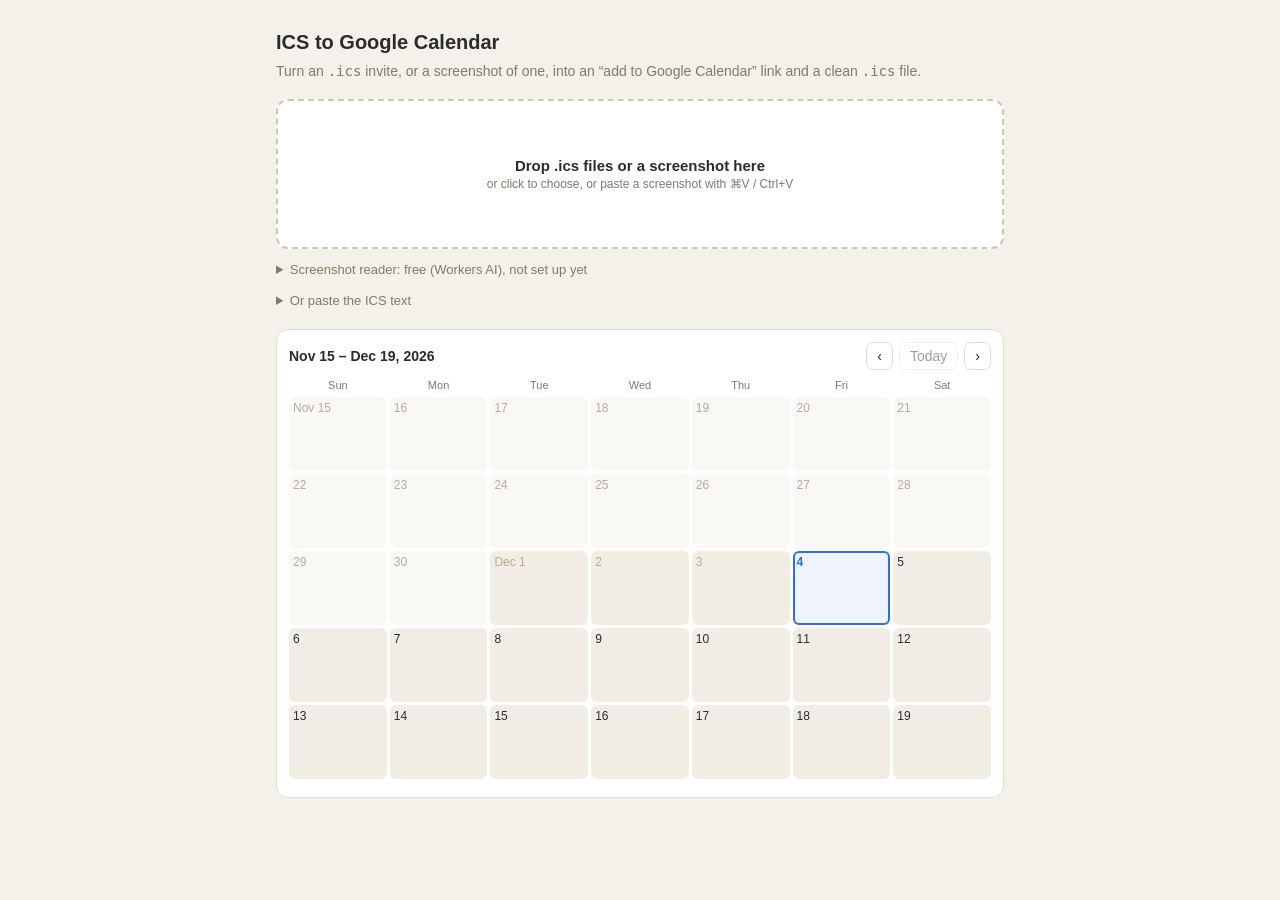
<file: ics-to-gcal/index.html>
<!doctype html>
<html lang="en">
<head>
<meta charset="utf-8">
<meta name="viewport" content="width=device-width, initial-scale=1">
<title>ICS to Google Calendar</title>
<style>
  :root { --bg:#f4f1ea; --panel:#fff; --ink:#2b2b2b; --muted:#80796c; --accent:#2f6fde; --line:#e4ded2; --bad:#d33b2f; }
  * { box-sizing: border-box; }
  html, body { margin: 0; font: 14px/1.45 -apple-system, BlinkMacSystemFont, "Segoe UI", Roboto, sans-serif; color: var(--ink); background: var(--bg); }
  main { max-width: 760px; margin: 0 auto; padding: 28px 16px 60px; }
  h1 { font-size: 20px; margin: 0 0 4px; }
  .sub { color: var(--muted); margin: 0 0 18px; }
  #drop { display: grid; place-items: center; text-align: center; gap: 6px; min-height: 150px; padding: 24px;
          background: var(--panel); border: 2px dashed #cfc6b5; border-radius: 12px; cursor: pointer; transition: border-color .12s, background .12s; }
  #drop:hover, #drop:focus-visible { border-color: var(--accent); outline: none; }
  #drop.over { border-color: var(--accent); background: #eef3fd; }
  #drop b { font-size: 15px; }
  #drop .muted { font-size: 12px; }
  .muted { color: var(--muted); }
  details { margin: 12px 0 0; }
  summary { cursor: pointer; color: var(--muted); font-size: 13px; }
  textarea { display: block; width: 100%; height: 140px; margin-top: 8px; padding: 8px; font: 12px/1.4 ui-monospace, Menlo, monospace;
             border: 1px solid var(--line); border-radius: 8px; background: #fff; resize: vertical; }
  button, a.btn { font: inherit; cursor: pointer; border: 1px solid var(--line); background: #fff; border-radius: 7px; padding: 6px 11px;
                  color: var(--ink); text-decoration: none; display: inline-block; }
  button:hover, a.btn:hover { border-color: #c9c1b1; background: #faf8f4; }
  button:disabled, a.btn.off { opacity: .45; pointer-events: none; }
  .primary, a.primary { background: var(--accent); border-color: var(--accent); color: #fff; }
  .primary:hover, a.primary:hover { background: #2760c4; border-color: #2760c4; }
  .btns { display: flex; gap: 6px; flex-wrap: wrap; margin-top: 8px; }
  #status { margin: 16px 0 8px; color: var(--muted); }
  #status.bad { color: var(--bad); font-weight: 600; }
  .event { background: var(--panel); border: 1px solid var(--line); border-radius: 10px; padding: 14px; margin-bottom: 10px; }
  .event h2 { font-size: 16px; margin: 0 0 4px; overflow-wrap: anywhere; }
  .event.flash { animation: flash 1.4s ease-out; }
  @keyframes flash { from { box-shadow: 0 0 0 3px var(--accent); } to { box-shadow: 0 0 0 0 transparent; } }
  .meta { color: var(--muted); font-size: 13px; overflow-wrap: anywhere; }
  .warn { color: var(--bad); font-size: 12px; margin-top: 6px; }
  .url { margin-top: 8px; font: 11px/1.4 ui-monospace, Menlo, monospace; color: var(--muted); background: #faf8f4; border: 1px solid var(--line);
         border-radius: 6px; padding: 6px 8px; overflow-wrap: anywhere; max-height: 4.4em; overflow: auto; }
  input[type=file] { display: none; }

  /* Screenshot reader settings */
  .reader { background: var(--panel); border: 1px solid var(--line); border-radius: 10px; padding: 10px 12px; margin-top: 8px; display: grid; gap: 8px; }
  .reader .opt { display: flex; gap: 8px; align-items: flex-start; }
  .reader .opt input[type=radio] { margin-top: 3px; }
  .reader .opt div { display: grid; gap: 4px; flex: 1; }
  .reader small { color: var(--muted); }
  .field { font: inherit; color: var(--ink); padding: 6px 8px; border: 1px solid var(--line); border-radius: 7px; background: #fff; width: 100%; min-width: 0; }
  .field:focus { outline: 2px solid #bcd0f5; border-color: var(--accent); }

  /* The screenshot being read */
  #shot { display: none; grid-template-columns: 84px 1fr; gap: 12px; margin-top: 12px; background: var(--panel);
          border: 1px solid var(--line); border-radius: 10px; padding: 12px; }
  #shot.on { display: grid; }
  #shot img { width: 84px; max-height: 150px; object-fit: cover; object-position: top; border-radius: 6px; border: 1px solid var(--line); }
  #shot textarea { height: 60px; margin-top: 0; font: inherit; }

  /* Event drafts from a screenshot */
  .draft { border-color: #c9d8f6; }
  .draft-head { display: flex; justify-content: space-between; align-items: center; gap: 8px; font-size: 12px; color: var(--muted); }
  .draft-head button { padding: 2px 8px; font-size: 12px; }
  .form { display: grid; grid-template-columns: 1fr 1fr; gap: 8px 12px; margin-top: 8px; }
  .form .full { grid-column: 1 / -1; }
  .form label { display: flex; flex-direction: column; gap: 3px; font-size: 12px; color: var(--muted); min-width: 0; }
  .form label.check { flex-direction: row; align-items: center; gap: 6px; align-self: end; padding-bottom: 7px; color: var(--ink); font-size: 13px; }
  .form textarea { height: 64px; margin-top: 0; font: inherit; }
  .form .need .field { border-color: #e3a49c; background: #fdf3f1; }
  .ask { color: var(--bad); font-size: 12px; }
  .ask.soft { color: var(--muted); }
  .still { color: var(--bad); font-size: 12px; margin-top: 8px; }

  /* Calendar */
  #cal { margin: 18px 0 4px; background: var(--panel); border: 1px solid var(--line); border-radius: 12px; padding: 12px; }
  .cal-head { display: flex; justify-content: space-between; align-items: center; gap: 8px; margin-bottom: 8px; }
  .cal-head .btns { margin: 0; }
  .cal-head button { padding: 3px 10px; }
  .cal-grid { display: grid; grid-template-columns: repeat(7, minmax(0, 1fr)); gap: 3px; }
  .dow { font-size: 11px; color: var(--muted); text-align: center; }
  .day { min-height: 74px; padding: 3px 4px; border-radius: 6px; background: #faf8f4; display: flex; flex-direction: column; gap: 2px; min-width: 0; }
  .day.alt { background: #f1ede4; }
  .day.past .num { color: #b3ab9c; }
  .day.today { outline: 2px solid var(--accent); outline-offset: -2px; background: #eef3fd; }
  .day.today .num { color: var(--accent); font-weight: 600; }
  .num { font-size: 12px; }
  .chip { display: block; width: 100%; text-align: left; font-family: inherit; font-size: 11px; line-height: 1.35; padding: 1px 4px; border-radius: 4px; border: 1px solid var(--accent);
          background: var(--accent); color: #fff; white-space: nowrap; overflow: hidden; text-overflow: ellipsis; cursor: pointer; }
  .chip:hover { background: #2760c4; border-color: #2760c4; }
  .chip.pending { background: #fff; color: var(--accent); border-style: dashed; }
  .cal-key { margin-top: 6px; font-size: 11px; color: var(--muted); }
  @media (max-width: 560px) {
    .day { min-height: 56px; padding: 2px; }
    .chip { font-size: 10px; padding: 0 2px; }
    .form { grid-template-columns: 1fr; }
  }
</style>
</head>
<body>
<main>
  <h1>ICS to Google Calendar</h1>
  <p class="sub">Turn an <code>.ics</code> invite, or a screenshot of one, into an “add to Google Calendar” link and a clean <code>.ics</code> file.</p>

  <div id="drop" tabindex="0" role="button" aria-label="Choose or drop .ics files or a screenshot">
    <div>
      <b>Drop .ics files or a screenshot here</b>
      <div class="muted">or click to choose, or paste a screenshot with ⌘V / Ctrl+V</div>
    </div>
  </div>
  <input type="file" id="file" accept=".ics,.ical,.ifb,.icalendar,text/calendar,image/png,image/jpeg,image/webp,image/heic,image/gif" multiple>

  <div id="shot">
    <img id="shotImg" alt="The screenshot being read">
    <div>
      <textarea id="hint" class="field" placeholder="Anything the screenshot doesn’t say? e.g. “it’s next Friday”, “at my place”, “about 2 hours”"></textarea>
      <div class="btns">
        <button class="primary" id="read">Read screenshot</button>
        <button id="shotClear">Remove</button>
        <span class="muted" id="readerNote" style="align-self:center;font-size:12px"></span>
      </div>
    </div>
  </div>

  <details id="readerBox">
    <summary>Screenshot reader: <span id="readerSummary"></span></summary>
    <div class="reader">
      <label class="opt">
        <input type="radio" name="reader" value="free">
        <div>
          <b>Free (Workers AI)</b>
          <input type="password" id="pw" class="field" placeholder="Password" autocomplete="current-password">
          <small>Runs on this site’s free Cloudflare quota, so it needs the password.</small>
        </div>
      </label>
      <label class="opt">
        <input type="radio" name="reader" value="claude">
        <div>
          <b>Your own Claude API key</b>
          <input type="password" id="apikey" class="field" placeholder="sk-ant-…" autocomplete="off">
          <small>Sent straight from this browser to Anthropic; never to this site. Reads screenshots more reliably, about 2¢ each.
            Get a key at <a href="https://platform.claude.com/" target="_blank" rel="noopener">platform.claude.com</a>.</small>
        </div>
      </label>
      <small>Both are saved in this browser only.</small>
    </div>
  </details>

  <details>
    <summary>Or paste the ICS text</summary>
    <textarea id="paste" placeholder="BEGIN:VCALENDAR&#10;BEGIN:VEVENT&#10;…" spellcheck="false"></textarea>
    <div class="btns"><button class="primary" id="convert">Convert</button></div>
  </details>

  <section id="cal" aria-label="Calendar">
    <div class="cal-head">
      <b id="calTitle"></b>
      <div class="btns">
        <button id="calPrev" aria-label="Earlier week">‹</button>
        <button id="calToday">Today</button>
        <button id="calNext" aria-label="Later week">›</button>
      </div>
    </div>
    <div class="cal-grid" id="calGrid"></div>
    <div class="cal-key" id="calKey"></div>
  </section>

  <div id="status"></div>
  <div id="drafts"></div>
  <div id="out"></div>
</main>

<script type="module">
import { buildPrompt, parseModelJson, normalizeExtraction, missingFields, toICS, calendarWeeks, addDays, EXTRACT_SCHEMA }
  from './events.js';

// ---------- ICS parsing ----------

function unfold(text) {
  // RFC 5545 §3.1: a line starting with a space or tab continues the previous one.
  return text.replace(/\r\n?/g, '\n').replace(/\n[ \t]/g, '');
}

function unescapeText(v) {
  return v.replace(/\\([\\;,nN])/g, (_, c) => (c === 'n' || c === 'N') ? '\n' : c);
}

// "DTSTART;TZID="America/New_York":20261018T133000" → { name, params, value }
function parseLine(line) {
  let inQuote = false, split = -1;
  for (let i = 0; i < line.length; i++) {
    const c = line[i];
    if (c === '"') inQuote = !inQuote;
    else if (c === ':' && !inQuote) { split = i; break; }
  }
  if (split < 0) return null;
  const [name, ...rawParams] = line.slice(0, split).split(';');
  const params = {};
  for (const p of rawParams) {
    const eq = p.indexOf('=');
    if (eq > 0) params[p.slice(0, eq).toUpperCase()] = p.slice(eq + 1).replace(/^"|"$/g, '');
  }
  return { name: name.toUpperCase(), params, value: line.slice(split + 1) };
}

function parseEvents(text) {
  const events = [];
  let cur = null, depth = 0;
  for (const line of unfold(text).split('\n')) {
    if (!line.trim()) continue;
    const p = parseLine(line);
    if (!p) continue;
    if (p.name === 'BEGIN' && p.value.toUpperCase() === 'VEVENT') { cur = {}; depth = 0; continue; }
    if (!cur) continue;
    // Skip nested components such as VALARM so their DESCRIPTION doesn't win.
    if (p.name === 'BEGIN') { depth++; continue; }
    if (p.name === 'END') {
      if (depth) { depth--; continue; }
      if (p.value.toUpperCase() === 'VEVENT') { events.push(cur); cur = null; }
      continue;
    }
    if (depth) continue;
    if (!(p.name in cur)) cur[p.name] = p;
  }
  return events;
}

// ---------- Dates ----------

// Common Windows zone names Outlook writes into TZID, mapped to IANA.
const WINDOWS_TZ = {
  'Eastern Standard Time': 'America/New_York', 'Central Standard Time': 'America/Chicago',
  'Mountain Standard Time': 'America/Denver', 'US Mountain Standard Time': 'America/Phoenix',
  'Pacific Standard Time': 'America/Los_Angeles', 'Alaskan Standard Time': 'America/Anchorage',
  'Hawaiian Standard Time': 'Pacific/Honolulu', 'Atlantic Standard Time': 'America/Halifax',
  'GMT Standard Time': 'Europe/London', 'Greenwich Standard Time': 'Atlantic/Reykjavik',
  'W. Europe Standard Time': 'Europe/Berlin', 'Romance Standard Time': 'Europe/Paris',
  'Central Europe Standard Time': 'Europe/Budapest', 'Central European Standard Time': 'Europe/Warsaw',
  'E. Europe Standard Time': 'Europe/Chisinau', 'FLE Standard Time': 'Europe/Kiev',
  'GTB Standard Time': 'Europe/Bucharest', 'Russian Standard Time': 'Europe/Moscow',
  'India Standard Time': 'Asia/Kolkata', 'China Standard Time': 'Asia/Shanghai',
  'Taipei Standard Time': 'Asia/Taipei', 'Singapore Standard Time': 'Asia/Singapore',
  'Tokyo Standard Time': 'Asia/Tokyo', 'Korea Standard Time': 'Asia/Seoul',
  'AUS Eastern Standard Time': 'Australia/Sydney', 'E. Australia Standard Time': 'Australia/Brisbane',
  'Cen. Australia Standard Time': 'Australia/Adelaide', 'W. Australia Standard Time': 'Australia/Perth',
  'New Zealand Standard Time': 'Pacific/Auckland', 'SA Pacific Standard Time': 'America/Bogota',
  'E. South America Standard Time': 'America/Sao_Paulo', 'Arabian Standard Time': 'Asia/Dubai',
  'Israel Standard Time': 'Asia/Jerusalem', 'South Africa Standard Time': 'Africa/Johannesburg',
  'UTC': 'UTC', 'Coordinated Universal Time': 'UTC'
};

const LOCAL_TZ = Intl.DateTimeFormat().resolvedOptions().timeZone || 'UTC';

function validZone(z) {
  try { new Intl.DateTimeFormat('en-US', { timeZone: z }); return true; } catch { return false; }
}

function resolveZone(tzid) {
  if (!tzid) return null;
  if (validZone(tzid)) return tzid;
  if (WINDOWS_TZ[tzid]) return WINDOWS_TZ[tzid];
  // Some generators prefix a path, e.g. "/mozilla.org/20050126_1/America/New_York".
  const m = tzid.match(/([A-Za-z_]+\/[A-Za-z_\-+]+(?:\/[A-Za-z_\-+]+)?)$/);
  if (m && validZone(m[1])) return m[1];
  return undefined; // present but unknown
}

const pad = n => String(n).padStart(2, '0');

// Parsed time: { allDay, y, mo, d, h, mi, s, utc, zone }
function parseDate(prop, warnings) {
  if (!prop) return null;
  const v = prop.value.trim();
  let m = v.match(/^(\d{4})(\d{2})(\d{2})$/);
  if (m || (prop.params.VALUE || '').toUpperCase() === 'DATE') {
    m = m || v.match(/^(\d{4})(\d{2})(\d{2})/);
    if (!m) return null;
    return { allDay: true, y: +m[1], mo: +m[2], d: +m[3], h: 0, mi: 0, s: 0 };
  }
  m = v.match(/^(\d{4})(\d{2})(\d{2})T(\d{2})(\d{2})(\d{2})?(Z?)$/i);
  if (!m) return null;
  const t = { allDay: false, y: +m[1], mo: +m[2], d: +m[3], h: +m[4], mi: +m[5], s: +(m[6] || 0), utc: !!m[7] };
  if (!t.utc && prop.params.TZID) {
    const z = resolveZone(prop.params.TZID);
    if (z) t.zone = z;
    else warnings.add(`Unknown time zone “${prop.params.TZID}”, assumed ${LOCAL_TZ}.`);
  }
  return t;
}

// Offset (ms) of `zone` from UTC at the instant `utcMs`.
function zoneOffset(zone, utcMs) {
  const parts = new Intl.DateTimeFormat('en-US', {
    timeZone: zone, hourCycle: 'h23', year: 'numeric', month: 'numeric', day: 'numeric',
    hour: 'numeric', minute: 'numeric', second: 'numeric'
  }).formatToParts(new Date(utcMs));
  const g = k => +parts.find(p => p.type === k).value;
  return Date.UTC(g('year'), g('month') - 1, g('day'), g('hour'), g('minute'), g('second')) - utcMs;
}

// Absolute instant (ms) for a parsed time. Floating times are read in the browser's zone.
function toInstant(t) {
  const wall = Date.UTC(t.y, t.mo - 1, t.d, t.h, t.mi, t.s);
  if (t.utc) return wall;
  const zone = t.zone || LOCAL_TZ;
  let guess = wall - zoneOffset(zone, wall);
  guess = wall - zoneOffset(zone, guess); // second pass settles DST edges
  return guess;
}

function fromInstant(ms) {
  const d = new Date(ms);
  return { allDay: false, utc: true, y: d.getUTCFullYear(), mo: d.getUTCMonth() + 1, d: d.getUTCDate(),
           h: d.getUTCHours(), mi: d.getUTCMinutes(), s: d.getUTCSeconds() };
}

// Add a duration to a wall-clock time, keeping its zone (so +1 day survives DST).
function addToWall(t, ms) {
  const d = new Date(Date.UTC(t.y, t.mo - 1, t.d, t.h, t.mi, t.s) + ms);
  return { ...t, y: d.getUTCFullYear(), mo: d.getUTCMonth() + 1, d: d.getUTCDate(),
           h: d.getUTCHours(), mi: d.getUTCMinutes(), s: d.getUTCSeconds() };
}

function parseDuration(v) {
  const m = (v || '').trim().match(/^([+-])?P(?:(\d+)W)?(?:(\d+)D)?(?:T(?:(\d+)H)?(?:(\d+)M)?(?:(\d+)S)?)?$/i);
  if (!m) return null;
  const ms = ((+m[2] || 0) * 7 * 86400 + (+m[3] || 0) * 86400 + (+m[4] || 0) * 3600 + (+m[5] || 0) * 60 + (+m[6] || 0)) * 1000;
  return m[1] === '-' ? -ms : ms;
}

const fmtDate = t => `${t.y}${pad(t.mo)}${pad(t.d)}`;
const fmtDateTime = t => `${fmtDate(t)}T${pad(t.h)}${pad(t.mi)}${pad(t.s)}${t.utc ? 'Z' : ''}`;

// ---------- Event → link ----------

function enc(v) { return encodeURIComponent(v).replace(/%20/g, '+'); }

function buildEvent(ev) {
  const warnings = new Set();
  let start = parseDate(ev.DTSTART, warnings);
  if (!start) return { error: 'No usable DTSTART', title: ev.SUMMARY ? unescapeText(ev.SUMMARY.value) : '(untitled)' };
  let end = parseDate(ev.DTEND, warnings);
  if (!end) {
    const dur = ev.DURATION ? parseDuration(ev.DURATION.value) : null;
    // No end: an all-day event lasts a day, a timed one an hour.
    end = addToWall(start, dur != null ? dur : (start.allDay ? 86400000 : 3600000));
  }

  let dates, ctz;
  if (start.allDay) {
    if (!end.allDay) end = { ...end, allDay: true };
    dates = `${fmtDate(start)}/${fmtDate(end)}`; // both sides exclusive-end, same as ICS
  } else {
    if (end.allDay) end = { ...end, allDay: false };
    const sameZone = !start.utc && !end.utc && (start.zone || null) === (end.zone || null);
    if (sameZone) {
      // Keep wall-clock times and let Google apply the zone; keeps recurrences right across DST.
      ctz = start.zone || LOCAL_TZ;
      dates = `${fmtDateTime(start)}/${fmtDateTime(end)}`;
    } else {
      ctz = start.zone || end.zone || LOCAL_TZ;
      dates = `${fmtDateTime(fromInstant(toInstant(start)))}/${fmtDateTime(fromInstant(toInstant(end)))}`;
    }
  }

  const title = ev.SUMMARY ? unescapeText(ev.SUMMARY.value) : '';
  let details = ev.DESCRIPTION ? unescapeText(ev.DESCRIPTION.value) : '';
  const url = ev.URL ? ev.URL.value.trim() : '';
  if (url && !details.includes(url)) details = details ? `${details}\n\n${url}` : url;
  const location = ev.LOCATION ? unescapeText(ev.LOCATION.value) : '';

  let link = 'https://calendar.google.com/calendar/render?action=TEMPLATE'
    + `&text=${enc(title)}&dates=${dates}`;
  if (details) link += `&details=${enc(details)}`;
  if (location) link += `&location=${enc(location)}`;
  if (ev.RRULE) link += `&recur=${enc('RRULE:' + ev.RRULE.value.trim())}`;
  if (ctz) link += `&ctz=${enc(ctz)}`;

  if (link.length > 8000) warnings.add('This link is very long (mostly the description); Google may cut it off.');
  return { title: title || '(untitled)', start, end, ctz, location, recurring: !!ev.RRULE, link, warnings: [...warnings] };
}

// ---------- UI helpers ----------

const $ = s => document.querySelector(s);
const out = $('#out'), status = $('#status'), draftsEl = $('#drafts');

function describeWhen(e) {
  if (e.start.allDay) {
    const s = new Date(Date.UTC(e.start.y, e.start.mo - 1, e.start.d));
    const last = new Date(Date.UTC(e.end.y, e.end.mo - 1, e.end.d) - 86400000);
    const f = d => d.toLocaleDateString(undefined, { timeZone: 'UTC', weekday: 'short', month: 'short', day: 'numeric', year: 'numeric' });
    return last > s ? `${f(s)} – ${f(last)} (all day)` : `${f(s)} (all day)`;
  }
  const zone = e.ctz || LOCAL_TZ;
  const opts = { timeZone: zone, weekday: 'short', month: 'short', day: 'numeric', year: 'numeric', hour: 'numeric', minute: '2-digit' };
  const s = new Date(toInstant(e.start)), en = new Date(toInstant(e.end));
  const sameDay = s.toLocaleDateString(undefined, { timeZone: zone }) === en.toLocaleDateString(undefined, { timeZone: zone });
  const endStr = sameDay
    ? en.toLocaleTimeString(undefined, { timeZone: zone, hour: 'numeric', minute: '2-digit', timeZoneName: 'short' })
    : en.toLocaleString(undefined, { ...opts, timeZoneName: 'short' });
  return `${s.toLocaleString(undefined, opts)} – ${endStr}`;
}

function el(tag, attrs = {}, text) {
  const n = document.createElement(tag);
  Object.assign(n, attrs);
  if (text != null) n.textContent = text;
  return n;
}

function setStatus(text, bad = false) {
  status.className = bad ? 'bad' : '';
  status.textContent = text;
}

const slug = s => (s || 'event').toLowerCase().replace(/[^a-z0-9]+/g, '-').replace(/^-|-$/g, '').slice(0, 60) || 'event';

// "Add to Google Calendar", "Copy link" and, when we wrote the .ics ourselves, "Download .ics".
function actionButtons(r, ics) {
  const btns = el('div', { className: 'btns' });
  btns.append(el('a', { className: 'btn primary', href: r.link, target: '_blank', rel: 'noopener' }, 'Add to Google Calendar'));
  if (ics) {
    const a = el('a', { className: 'btn', download: `${slug(r.title)}.ics`, href: '#' }, 'Download .ics');
    // Make the file on click, so editing a draft doesn't pile up blob URLs.
    a.onclick = () => {
      const url = URL.createObjectURL(new Blob([ics], { type: 'text/calendar' }));
      a.href = url;
      setTimeout(() => URL.revokeObjectURL(url), 10000);
    };
    btns.append(a);
  }
  const copy = el('button', {}, 'Copy link');
  copy.onclick = async () => {
    try { await navigator.clipboard.writeText(r.link); copy.textContent = 'Copied'; }
    catch { copy.textContent = 'Copy failed'; }
    setTimeout(() => (copy.textContent = 'Copy link'), 1400);
  };
  btns.append(copy);
  return btns;
}

// ---------- Results from .ics files ----------

let uploaded = []; // [{ result, card }]

function renderUploaded(results) {
  out.replaceChildren();
  uploaded = [];
  const ok = results.filter(r => !r.error);
  if (results.length || !drafts.length) {
    setStatus(ok.length
      ? `${ok.length} event${ok.length === 1 ? '' : 's'}`
      : (results.length ? 'Found events, but none had a readable start time.' : 'No events (VEVENT) found in that.'), !ok.length);
  }
  for (const r of results) {
    const card = el('div', { className: 'event' });
    card.append(el('h2', {}, r.title));
    if (r.error) {
      card.append(el('div', { className: 'warn' }, r.error));
      out.append(card);
      continue;
    }
    card.append(el('div', { className: 'meta' }, describeWhen(r) + (r.recurring ? ' · repeats' : '')));
    if (r.location) card.append(el('div', { className: 'meta' }, r.location));
    for (const w of r.warnings) card.append(el('div', { className: 'warn' }, w));
    card.append(actionButtons(r), el('div', { className: 'url' }, r.link));
    out.append(card);
    uploaded.push({ result: r, card });
  }
  renderCalendar(ok);
}

function convertText(texts) {
  const results = [];
  for (const t of texts) for (const ev of parseEvents(t)) results.push(buildEvent(ev));
  renderUploaded(results);
}

// ---------- Screenshot reader settings ----------

const KEY = { mode: 'ics-to-gcal_mode', pw: 'ics-to-gcal_password', key: 'ics-to-gcal_api_key' };
const store = {
  get: k => { try { return localStorage.getItem(k) || ''; } catch { return ''; } },
  set: (k, v) => { try { v ? localStorage.setItem(k, v) : localStorage.removeItem(k); } catch {} }
};
const readerBox = $('#readerBox'), pwInput = $('#pw'), keyInput = $('#apikey');

const mode = () => document.querySelector('input[name=reader]:checked').value;

function refreshReaderSummary() {
  const m = mode();
  const ready = m === 'free' ? !!pwInput.value : !!keyInput.value;
  const label = m === 'free' ? 'free (Workers AI)' : 'your Claude key';
  $('#readerSummary').textContent = ready ? label : `${label}, not set up yet`;
  $('#readerNote').textContent = `with ${label}`;
}

(function initReader() {
  const m = store.get(KEY.mode) === 'claude' ? 'claude' : 'free';
  document.querySelector(`input[name=reader][value=${m}]`).checked = true;
  pwInput.value = store.get(KEY.pw);
  keyInput.value = store.get(KEY.key);
  for (const r of document.querySelectorAll('input[name=reader]')) {
    r.onchange = () => { store.set(KEY.mode, mode()); refreshReaderSummary(); };
  }
  pwInput.oninput = () => { store.set(KEY.pw, pwInput.value); refreshReaderSummary(); };
  keyInput.oninput = () => { store.set(KEY.key, keyInput.value.trim()); refreshReaderSummary(); };
  // Typing in a box picks that option.
  pwInput.onfocus = () => { document.querySelector('input[name=reader][value=free]').checked = true; store.set(KEY.mode, 'free'); refreshReaderSummary(); };
  keyInput.onfocus = () => { document.querySelector('input[name=reader][value=claude]').checked = true; store.set(KEY.mode, 'claude'); refreshReaderSummary(); };
  refreshReaderSummary();
})();

function askForCredentials(message) {
  readerBox.open = true;
  setStatus(message, true);
  (mode() === 'free' ? pwInput : keyInput).focus();
}

// ---------- Reading a screenshot ----------

const todayIso = () => new Intl.DateTimeFormat('en-CA', { timeZone: LOCAL_TZ, year: 'numeric', month: '2-digit', day: '2-digit' }).format(new Date());

// Downscale to what the models actually look at, flattened onto white, as JPEG.
async function prepImage(file) {
  const bmp = await createImageBitmap(file);
  const scale = Math.min(1, 1568 / Math.max(bmp.width, bmp.height));
  const c = document.createElement('canvas');
  c.width = Math.max(1, Math.round(bmp.width * scale));
  c.height = Math.max(1, Math.round(bmp.height * scale));
  const ctx = c.getContext('2d');
  ctx.fillStyle = '#fff';
  ctx.fillRect(0, 0, c.width, c.height);
  ctx.drawImage(bmp, 0, 0, c.width, c.height);
  bmp.close?.();
  return c.toDataURL('image/jpeg', 0.88);
}

class ReaderError extends Error {
  constructor(message, { credentials = false } = {}) { super(message); this.credentials = credentials; }
}

async function readFree(dataUrl, hint) {
  let res;
  try {
    res = await fetch('/ics-to-gcal/api/extract', {
      method: 'POST',
      headers: { 'content-type': 'application/json', 'x-tool-password': pwInput.value },
      body: JSON.stringify({ image: dataUrl, today: todayIso(), timeZone: LOCAL_TZ, hint })
    });
  } catch {
    throw new ReaderError("Couldn't reach the free reader. Are you offline?");
  }
  const data = await res.json().catch(() => ({}));
  if (res.status === 401) throw new ReaderError('That password is wrong.', { credentials: true });
  if (res.status === 404) throw new ReaderError('The free reader only works on tools.evanyoung.dev. Use your own Claude key here.', { credentials: true });
  if (!res.ok) {
    const msg = data.error || `The free reader failed (HTTP ${res.status}).`;
    throw new ReaderError(/limit|neuron|3036|capacity/i.test(msg)
      ? `${msg} The free daily quota may be used up. Try again tomorrow, or use your own Claude key.` : msg);
  }
  return normalizeExtraction(data);
}

// Pinned so the page keeps working when the SDK moves on.
const ANTHROPIC_SDK = 'https://esm.sh/@anthropic-ai/sdk@1.14.0';

async function readClaude(dataUrl, hint) {
  let Anthropic;
  try { ({ default: Anthropic } = await import(ANTHROPIC_SDK)); }
  catch { throw new ReaderError("Couldn't load the Anthropic SDK. Are you offline?"); }
  const client = new Anthropic({ apiKey: keyInput.value.trim(), dangerouslyAllowBrowser: true });
  let msg;
  try {
    msg = await client.beta.messages.create({
      model: 'claude-opus-5-5',
      max_tokens: 16000,
      betas: ['server-side-fallback-2026-07-01'],
      fallbacks: 'default',
      output_config: { effort: 'medium', format: { type: 'json_schema', schema: EXTRACT_SCHEMA } },
      messages: [{
        role: 'user',
        content: [
          { type: 'image', source: { type: 'base64', media_type: 'image/jpeg', data: dataUrl.slice(dataUrl.indexOf(',') + 1) } },
          { type: 'text', text: buildPrompt({ today: todayIso(), timeZone: LOCAL_TZ, hint }) }
        ]
      }]
    });
  } catch (e) {
    if (e instanceof Anthropic.AuthenticationError || e instanceof Anthropic.PermissionDeniedError) {
      throw new ReaderError('Anthropic rejected that API key.', { credentials: true });
    }
    if (e instanceof Anthropic.RateLimitError) throw new ReaderError('Your key is being rate-limited. Try again in a minute.');
    if (e instanceof Anthropic.APIConnectionError) throw new ReaderError("Couldn't reach Anthropic. Are you offline?");
    if (e instanceof Anthropic.APIError) throw new ReaderError(`Claude API error: ${e.message}`);
    throw e;
  }
  if (msg.stop_reason === 'refusal') throw new ReaderError('Claude declined to read this screenshot.');
  if (msg.stop_reason === 'max_tokens') throw new ReaderError("Claude's answer was cut off. Try a smaller screenshot.");
  const text = msg.content.filter(b => b.type === 'text').map(b => b.text).join('');
  return normalizeExtraction(parseModelJson(text));
}

let shot = null; // { dataUrl }
let reading = false;

async function handleImage(file) {
  setStatus('Preparing screenshot…');
  try {
    shot = { dataUrl: await prepImage(file) };
  } catch {
    setStatus("Couldn't open that image. Try a PNG or JPEG screenshot.", true);
    return;
  }
  $('#shotImg').src = shot.dataUrl;
  $('#shot').classList.add('on');
  $('#read').textContent = 'Read screenshot';
  readShot();
}

async function readShot() {
  if (!shot || reading) return;
  const m = mode();
  if (m === 'free' && !pwInput.value) return askForCredentials('Enter the password for the free reader, then press Read screenshot.');
  if (m === 'claude' && !keyInput.value.trim()) return askForCredentials('Paste your Claude API key, then press Read screenshot.');
  reading = true;
  const readBtn = $('#read');
  readBtn.disabled = true;
  setStatus(m === 'free' ? 'Reading the screenshot with Workers AI…' : 'Reading the screenshot with Claude…');
  try {
    const hint = $('#hint').value;
    const { events, notes } = m === 'free' ? await readFree(shot.dataUrl, hint) : await readClaude(shot.dataUrl, hint);
    renderDrafts(events);
    if (!events.length) setStatus(notes || 'No event found in that screenshot. Add details above and read it again.', true);
    else {
      const open = events.filter(e => missingFields(e).length).length;
      setStatus(`Found ${events.length} event${events.length === 1 ? '' : 's'}.`
        + (open ? ' Fill in what’s highlighted, or add details above and read again.' : ' Check the details, then add it.')
        + (notes ? ` ${notes}` : ''));
      status.scrollIntoView({ behavior: 'smooth', block: 'start' });
    }
    readBtn.textContent = 'Read again';
  } catch (e) {
    if (e instanceof ReaderError && e.credentials) askForCredentials(e.message);
    else setStatus(e instanceof ReaderError ? e.message : `Something went wrong: ${e.message}`, true);
  } finally {
    reading = false;
    readBtn.disabled = false;
  }
}

$('#read').onclick = readShot;
$('#shotClear').onclick = () => { shot = null; $('#shot').classList.remove('on'); $('#hint').value = ''; renderDrafts([]); setStatus(''); };

// ---------- Draft events from a screenshot ----------

let drafts = []; // [{ ev, card, result, ics }]

const FIELD_LABEL = { title: 'title', date: 'date', start_time: 'start time', end_date: 'a last day on or after the start' };

function draftResult(ev) {
  if (missingFields(ev).length) return { result: null, ics: '' };
  const ics = toICS([ev], { defaultZone: LOCAL_TZ });
  const parsed = parseEvents(ics)[0];
  const result = parsed && buildEvent(parsed);
  return result && !result.error ? { result, ics } : { result: null, ics: '' };
}

function renderDrafts(events) {
  draftsEl.replaceChildren();
  drafts = events.map(ev => makeDraft(ev));
  for (const d of drafts) draftsEl.append(d.card);
  renderCalendar(drafts.filter(d => d.result).map(d => d.result));
}

function makeDraft(ev) {
  const d = { ev, card: el('div', { className: 'event draft' }), result: null, ics: '' };
  const head = el('div', { className: 'draft-head' });
  head.append(el('span', {}, 'From the screenshot. Check it, then add it.'));
  const discard = el('button', { title: 'Discard this event' }, 'Discard');
  discard.onclick = () => { drafts = drafts.filter(x => x !== d); d.card.remove(); renderCalendar(); };
  head.append(discard);

  const form = el('div', { className: 'form' });
  const asks = {};   // field → question element
  const wraps = {};  // field → label element
  const input = (field, label, type, cls = '') => {
    const wrap = el('label', { className: cls });
    wrap.append(label);
    const i = el(type === 'textarea' ? 'textarea' : 'input', { className: 'field' });
    if (type !== 'textarea') i.type = type;
    i.value = ev[field] || '';
    i.oninput = () => { ev[field] = i.value; update(); };
    wrap.append(i);
    const q = ev.questions.find(q => q.field === field);
    if (q) { asks[field] = el('span', { className: 'ask' }, q.question); wrap.append(asks[field]); }
    wraps[field] = wrap;
    form.append(wrap);
    return i;
  };

  input('title', 'Title', 'text', 'full');
  input('date', 'Date', 'date');
  const allDay = el('label', { className: 'check' });
  const allDayBox = el('input', { type: 'checkbox', checked: ev.all_day });
  allDayBox.onchange = () => { ev.all_day = allDayBox.checked; update(); };
  allDay.append(allDayBox, 'All day');
  form.append(allDay);
  input('start_time', 'Starts', 'time');
  input('end_time', 'Ends (optional, default 1 hour)', 'time');
  input('end_date', 'Last day (optional, for multi-day events)', 'date');
  const tz = input('time_zone', `Time zone (blank = ${LOCAL_TZ})`, 'text');
  tz.setAttribute('list', 'zones');
  tz.placeholder = LOCAL_TZ;
  input('location', 'Location', 'text', 'full');
  input('description', 'Notes', 'textarea', 'full');

  const still = el('div', { className: 'still' });
  const actions = el('div');
  d.card.append(head, form, still, actions);

  function update() {
    const missing = missingFields(ev);
    for (const f of Object.keys(wraps)) wraps[f].classList.toggle('need', missing.includes(f));
    for (const [f, q] of Object.entries(asks)) {
      // Red while the field blocks adding the event; grey for optional fields or once answered.
      q.classList.toggle('soft', !missing.includes(f));
    }
    wraps.start_time.style.display = wraps.end_time.style.display = ev.all_day ? 'none' : '';
    wraps.time_zone.style.display = ev.all_day ? 'none' : '';
    still.textContent = missing.length ? `Still needed: ${missing.map(f => FIELD_LABEL[f] || f).join(', ')}.` : '';
    Object.assign(d, draftResult(ev));
    actions.replaceChildren();
    if (d.result) {
      actions.append(el('div', { className: 'meta' }, describeWhen(d.result)));
      for (const w of d.result.warnings) actions.append(el('div', { className: 'warn' }, w));
      actions.append(actionButtons(d.result, d.ics));
    } else {
      const btns = el('div', { className: 'btns' });
      btns.append(el('a', { className: 'btn primary off' }, 'Add to Google Calendar'), el('a', { className: 'btn off' }, 'Download .ics'));
      actions.append(btns);
    }
    renderCalendar();
  }
  d.update = update;
  update();
  return d;
}

// Time zone suggestions for the draft form.
(function zoneList() {
  const list = el('datalist', { id: 'zones' });
  let zones = [];
  try { zones = Intl.supportedValuesOf('timeZone'); } catch {}
  for (const z of zones) list.append(el('option', { value: z }));
  document.body.append(list);
})();

// ---------- Calendar ----------

let calOffset = 0;
const calGrid = $('#calGrid');
const localIso = ms => new Intl.DateTimeFormat('en-CA', { timeZone: LOCAL_TZ, year: 'numeric', month: '2-digit', day: '2-digit' }).format(new Date(ms));
const isoOf = t => `${t.y}-${pad(t.mo)}-${pad(t.d)}`;

// The days (in the viewer's zone) an event covers, capped so a year-long event doesn't flood the grid.
function eventDays(r) {
  if (r.start.allDay) {
    const days = [];
    let day = isoOf(r.start);
    const end = isoOf(r.end);
    while (day < end && days.length < 62) { days.push(day); day = addDays(day, 1); }
    return days.length ? days : [isoOf(r.start)];
  }
  return [localIso(toInstant(r.start))];
}

function timeLabel(r) {
  if (r.start.allDay) return '';
  return new Date(toInstant(r.start)).toLocaleTimeString(undefined, { timeZone: LOCAL_TZ, hour: 'numeric', minute: '2-digit' })
    .replace(':00', '').replace(/\s/g, '').toLowerCase();
}

function calendarEntries() {
  const entries = [];
  for (const u of uploaded) entries.push({ r: u.result, card: u.card, pending: false });
  for (const d of drafts) if (d.result) entries.push({ r: d.result, card: d.card, pending: true });
  return entries;
}

let lastFocusKey = '';

function renderCalendar(newResults) {
  const today = todayIso();
  const entries = calendarEntries();

  // When new events arrive outside the view, move the view to the first one.
  if (newResults && newResults.length) {
    const first = eventDays(newResults[0])[0];
    const key = newResults.map(r => r.link).join('|');
    if (key !== lastFocusKey) {
      lastFocusKey = key;
      const weeks = calendarWeeks(today, calOffset);
      if (first < weeks[0][0] || first > weeks.at(-1)[6]) {
        calOffset = Math.round((isoToDateUTC(first) - isoToDateUTC(today)) / (7 * 86400000));
      }
    }
  }

  const weeks = calendarWeeks(today, calOffset);
  const byDay = new Map();
  for (const e of entries) for (const day of eventDays(e.r)) {
    if (!byDay.has(day)) byDay.set(day, []);
    byDay.get(day).push(e);
  }

  calGrid.replaceChildren();
  for (const dow of ['Sun', 'Mon', 'Tue', 'Wed', 'Thu', 'Fri', 'Sat']) calGrid.append(el('div', { className: 'dow' }, dow));
  const monthName = iso => new Date(isoToDateUTC(iso)).toLocaleDateString(undefined, { timeZone: 'UTC', month: 'short' });
  weeks.flat().forEach((day, i) => {
    const [, mo, dd] = day.split('-').map(Number);
    const cell = el('div', { className: 'day' + (mo % 2 ? '' : ' alt') + (day < today ? ' past' : '') + (day === today ? ' today' : '') });
    cell.append(el('div', { className: 'num' }, dd === 1 || i === 0 ? `${monthName(day)} ${dd}` : String(dd)));
    if (day === today) cell.setAttribute('aria-current', 'date');
    for (const e of byDay.get(day) || []) {
      const t = timeLabel(e.r);
      const chip = el('button', { className: 'chip' + (e.pending ? ' pending' : ''), title: `${e.r.title}\n${describeWhen(e.r)}` },
        (t ? t + ' ' : '') + e.r.title);
      chip.onclick = () => {
        e.card.scrollIntoView({ behavior: 'smooth', block: 'center' });
        e.card.classList.remove('flash'); void e.card.offsetWidth; e.card.classList.add('flash');
      };
      cell.append(chip);
    }
    calGrid.append(cell);
  });

  const f = (iso, withYear) => new Date(isoToDateUTC(iso)).toLocaleDateString(undefined, { timeZone: 'UTC', month: 'short', day: 'numeric', ...(withYear ? { year: 'numeric' } : {}) });
  const first = weeks[0][0], last = weeks.at(-1)[6];
  $('#calTitle').textContent = `${f(first, first.slice(0, 4) !== last.slice(0, 4))} – ${f(last, true)}`;
  $('#calToday').disabled = calOffset === 0;
  $('#calKey').textContent = entries.some(e => e.pending)
    ? 'Dashed: from the screenshot, not added to Google Calendar yet. Click an event to jump to it.'
    : (entries.length ? 'Click an event to jump to it.' : '');
}

const isoToDateUTC = iso => Date.UTC(+iso.slice(0, 4), +iso.slice(5, 7) - 1, +iso.slice(8, 10));

$('#calPrev').onclick = () => { calOffset--; renderCalendar(); };
$('#calNext').onclick = () => { calOffset++; renderCalendar(); };
$('#calToday').onclick = () => { calOffset = 0; renderCalendar(); };
// Keep "today" right if the tab stays open past midnight.
document.addEventListener('visibilitychange', () => { if (document.visibilityState === 'visible') renderCalendar(); });
renderCalendar();

// ---------- Input: files, drops, paste ----------

const isImage = f => /^image\//.test(f.type) || /\.(png|jpe?g|webp|heic|gif)$/i.test(f.name);

async function handleFiles(files) {
  if (!files || !files.length) return;
  const all = [...files];
  const images = all.filter(isImage), cals = all.filter(f => !isImage(f));
  if (cals.length) {
    try { convertText(await Promise.all(cals.map(f => f.text()))); }
    catch (e) { setStatus(`Couldn't read that file: ${e.message}`, true); }
  }
  if (images.length) {
    await handleImage(images[0]);
    if (images.length > 1) setStatus(`${status.textContent} (Only the first screenshot was read; drop the others one at a time.)`, status.className === 'bad');
  }
}

const drop = $('#drop'), fileInput = $('#file');
drop.onclick = () => fileInput.click();
drop.onkeydown = e => { if (e.key === 'Enter' || e.key === ' ') { e.preventDefault(); fileInput.click(); } };
fileInput.onchange = () => { handleFiles(fileInput.files); fileInput.value = ''; };

// Accept drops anywhere on the page, highlight the zone while dragging.
let dragDepth = 0;
addEventListener('dragenter', e => { e.preventDefault(); dragDepth++; drop.classList.add('over'); });
addEventListener('dragleave', () => { if (--dragDepth <= 0) { dragDepth = 0; drop.classList.remove('over'); } });
addEventListener('dragover', e => e.preventDefault());
addEventListener('drop', e => {
  e.preventDefault(); dragDepth = 0; drop.classList.remove('over');
  const dt = e.dataTransfer;
  if (dt.files.length) handleFiles(dt.files);
  else { const t = dt.getData('text/plain'); if (t) convertText([t]); }
});

// Paste a screenshot (or ICS text) anywhere outside a text box.
addEventListener('paste', e => {
  const files = [...(e.clipboardData?.files || [])].filter(isImage);
  if (files.length) { e.preventDefault(); handleImage(files[0]); return; }
  const target = e.target;
  if (target.closest?.('input, textarea')) return;
  const t = e.clipboardData?.getData('text/plain') || '';
  if (/BEGIN:VCALENDAR/i.test(t)) { e.preventDefault(); convertText([t]); }
});

$('#convert').onclick = () => convertText([$('#paste').value]);
</script>
</body>
</html>
</file>
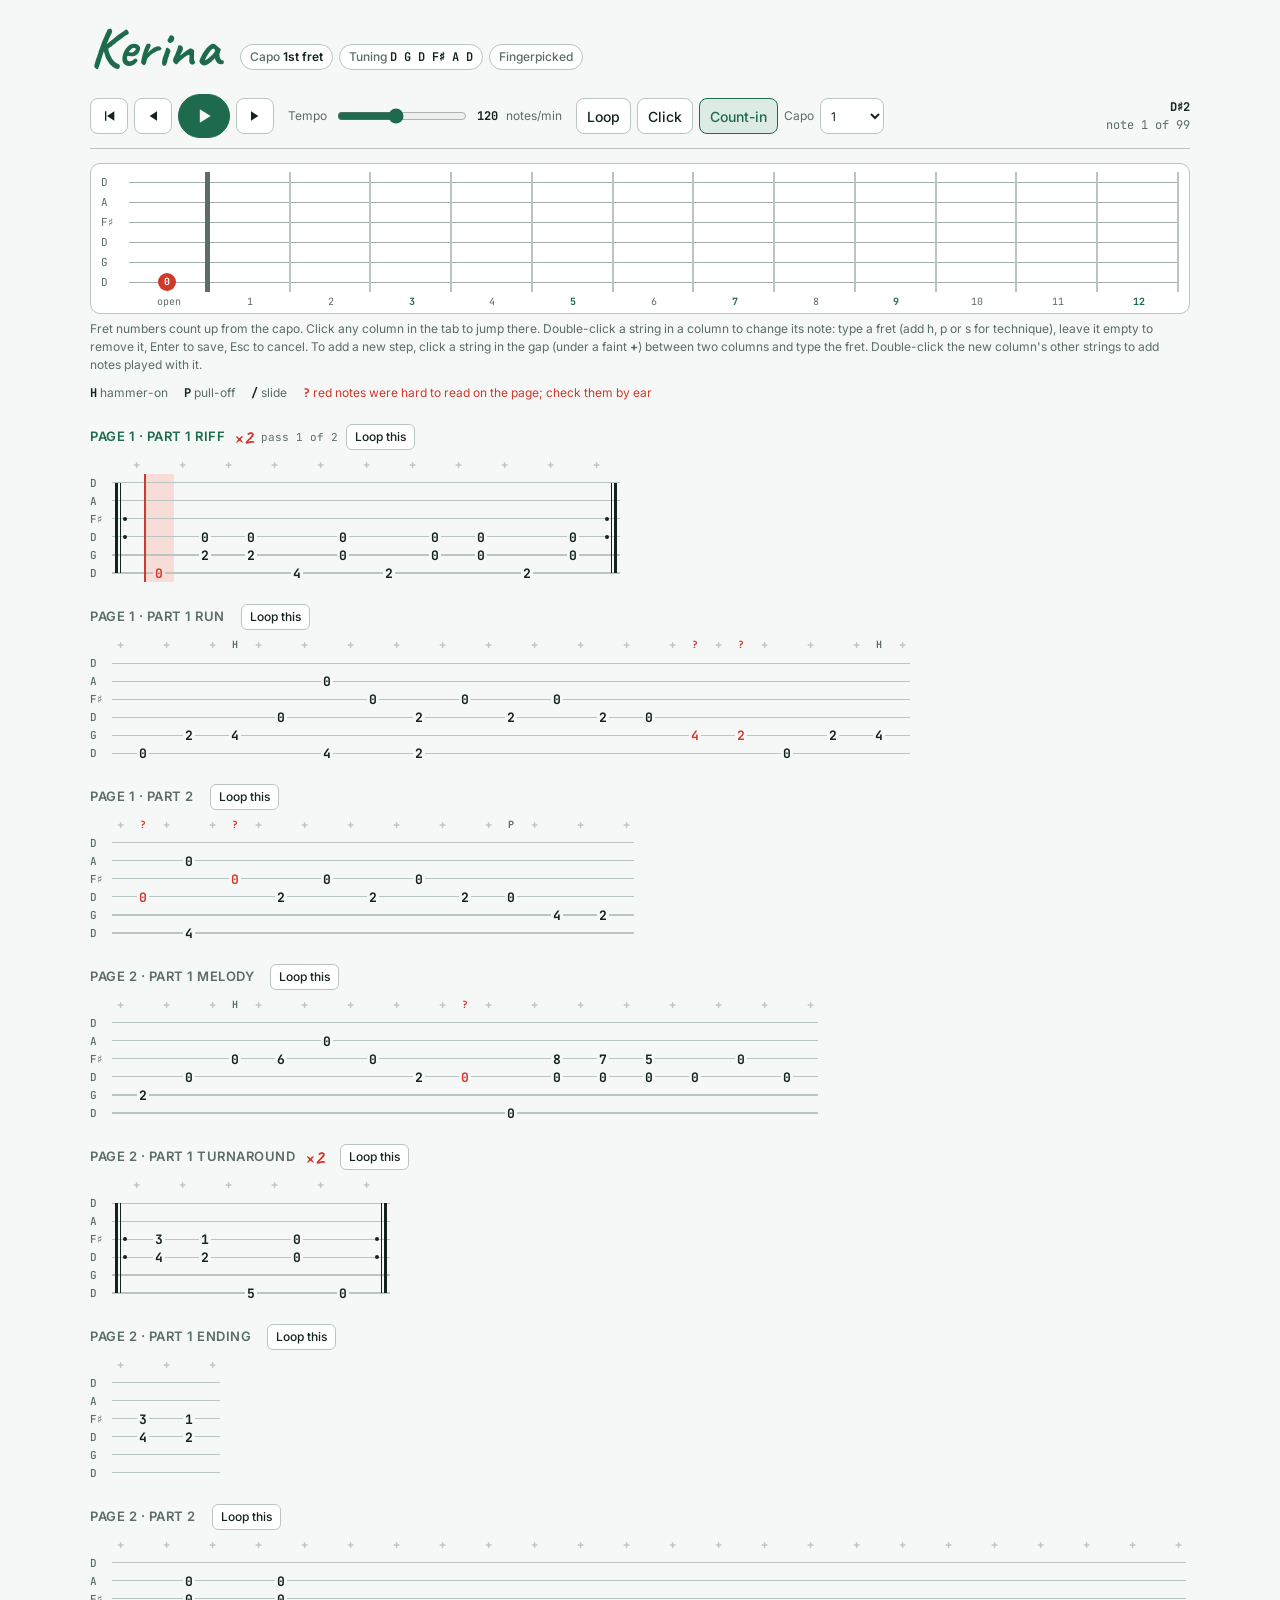
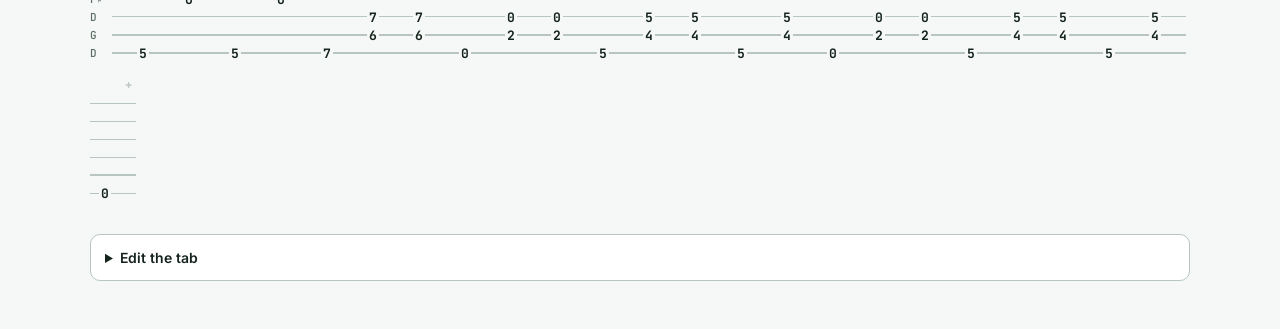
<file: kerina/index.html>
<!doctype html><html><head><meta charset=utf-8><title>Kerina Tab Player</title><meta name=viewport content="width=device-width,initial-scale=1,viewport-fit=cover"><style>:root{color-scheme:light;box-sizing:border-box;padding-top:env(safe-area-inset-top,0px);padding-bottom:env(safe-area-inset-bottom,0px)}html{scroll-padding-top:env(safe-area-inset-top,0px)}body{margin:0;padding:0;font:14px -apple-system,BlinkMacSystemFont,sans-serif;background:#fff;color:#000}img{max-width:100%}[hidden]:not([hidden=until-found i]){display:none!important}</style></head><body>
<link rel="preconnect" href="https://fonts.googleapis.com">
<link rel="stylesheet" href="https://fonts.googleapis.com/css2?family=Caveat:wght@600;700&family=Inter:wght@400;500;600&family=JetBrains+Mono:wght@500;700&display=swap">
<style>
/* Layout: notebook page — handwritten title, sticky transport, mini fretboard, wrapping tab staff per section; green pen ink + red marker playhead */
:root{
  --paper:#f5f8f6; --panel:#ffffff; --ink:#15231d; --muted:#5b6d64; --line:#b8c6bf;
  --green:#1d6b4c; --green-soft:#dcebe3; --red:#d1392b; --red-soft:#f8dcd8;
  --font-hand:"Caveat","Bradley Hand","Segoe Print",cursive;
  --font-body:"Inter",system-ui,-apple-system,"Segoe UI",sans-serif;
  --font-mono:"JetBrains Mono",ui-monospace,"SF Mono",Menlo,monospace;
  --row:18px; --colw:30px;
}
@media (prefers-color-scheme: dark){:root:not([data-theme="light"]){
  --paper:#101715; --panel:#17201c; --ink:#e2ebe6; --muted:#8ea198; --line:#3a4a43;
  --green:#6fd3a5; --green-soft:#1d3a2e; --red:#ff6b5b; --red-soft:#4a2421; color-scheme:dark}}
:root[data-theme="dark"]{
  --paper:#101715; --panel:#17201c; --ink:#e2ebe6; --muted:#8ea198; --line:#3a4a43;
  --green:#6fd3a5; --green-soft:#1d3a2e; --red:#ff6b5b; --red-soft:#4a2421; color-scheme:dark}
*{box-sizing:border-box}
body{background:var(--paper);color:var(--ink);font-family:var(--font-body);font-size:14px;line-height:1.5;
  padding-left:max(16px,env(safe-area-inset-left,0px));padding-right:max(16px,env(safe-area-inset-right,0px));padding-block:0 48px}
body::before{content:"";position:fixed;inset:0 0 auto;height:env(safe-area-inset-top,0px);z-index:10;background:var(--paper)}
.wrap{max-width:1100px;margin:0 auto}
header.top{display:flex;flex-wrap:wrap;align-items:end;gap:8px 20px;padding-block:20px 8px}
h1{font-family:var(--font-hand);font-weight:700;font-size:56px;line-height:1;margin:0;color:var(--green);letter-spacing:.5px}
.meta{display:flex;flex-wrap:wrap;gap:6px;padding-bottom:6px}
.chip{font-size:12px;font-weight:500;padding:3px 9px;border:1px solid var(--line);border-radius:999px;color:var(--muted);background:var(--panel)}
.chip b{color:var(--ink);font-weight:600}
.chip.mono b{font-family:var(--font-mono)}

/* transport */
.transport{position:sticky;top:env(safe-area-inset-top,0px);z-index:5;background:var(--paper);padding-block:10px;border-bottom:1px solid var(--line);
  display:flex;flex-wrap:wrap;align-items:center;gap:10px 14px}
.btn{font:inherit;font-weight:500;color:var(--ink);background:var(--panel);border:1px solid var(--line);border-radius:8px;height:36px;min-width:36px;padding:0 10px;
  display:inline-flex;align-items:center;justify-content:center;gap:6px;cursor:pointer}
.btn:hover{border-color:var(--green)}
.btn:focus-visible,.col:focus-visible,select:focus-visible,input:focus-visible,textarea:focus-visible,summary:focus-visible{outline:2px solid var(--green);outline-offset:2px}
.btn.play{background:var(--green);border-color:var(--green);color:var(--paper);width:52px;height:44px;border-radius:999px}
.btn[aria-pressed="true"]{background:var(--green-soft);border-color:var(--green);color:var(--green)}
.btn svg{width:16px;height:16px;fill:currentColor}
.btn.play svg{width:20px;height:20px}
.group{display:flex;align-items:center;gap:6px}
.tempo{display:flex;align-items:center;gap:8px;font-size:12px;color:var(--muted)}
.tempo input[type=range]{width:130px;accent-color:var(--green)}
.tempo output{font-family:var(--font-mono);font-weight:700;color:var(--ink);min-width:3ch;text-align:right}
select{font:inherit;height:36px;border:1px solid var(--line);border-radius:8px;background:var(--panel);color:var(--ink);padding:0 6px}
label.small{font-size:12px;color:var(--muted);display:flex;align-items:center;gap:6px}
.readout{margin-left:auto;font-family:var(--font-mono);font-size:12px;color:var(--muted);font-variant-numeric:tabular-nums;text-align:right}
.readout b{color:var(--ink)}

/* fretboard */
.board-wrap{overflow-x:auto;margin-top:14px}
.board{display:grid;grid-template-columns:28px repeat(13,minmax(34px,1fr));min-width:520px;background:var(--panel);border:1px solid var(--line);border-radius:10px;padding:8px 10px 4px}
.board .sl{font-family:var(--font-mono);font-size:11px;color:var(--muted);display:flex;align-items:center;height:20px}
.board .fc{position:relative;height:20px;border-right:2px solid var(--line)}
.board .fc.nut{border-right:5px solid var(--muted)}
.board .fc::before{content:"";position:absolute;left:0;right:0;top:50%;border-top:1px solid var(--muted);opacity:.55}
.board .fc .dot{position:absolute;left:50%;top:50%;width:18px;height:18px;margin:-9px 0 0 -9px;border-radius:50%;background:var(--red);color:#fff;
  font:700 10px/18px var(--font-mono);text-align:center;transform:scale(0);transition:transform .08s}
.board .fc.lit .dot{transform:scale(1)}
.board .fn{font-family:var(--font-mono);font-size:10px;color:var(--muted);text-align:center;padding-top:2px}
.board .fn.inlay{color:var(--green);font-weight:700}
.boardnote{font-size:12px;color:var(--muted);margin:6px 0 0}

/* tab */
.sec{margin-top:22px}
.sec-h{display:flex;align-items:center;gap:8px;margin-bottom:6px}
.sec-h h2{font-size:13px;font-weight:600;margin:0;letter-spacing:.04em;text-transform:uppercase;color:var(--muted)}
.sec.cur .sec-h h2{color:var(--green)}
.rep{font-family:var(--font-hand);font-size:22px;line-height:1;color:var(--red);font-weight:700}
.pass{font-size:11px;color:var(--muted);font-family:var(--font-mono)}
.loopbtn{height:26px;font-size:12px;padding:0 8px;border-radius:6px}
.strip{display:flex;flex-wrap:wrap;row-gap:14px}
.labels,.col,.bar{height:calc(var(--row)*7)}
.labels{width:22px;display:grid;grid-template-rows:repeat(7,var(--row));font:500 11px/var(--row) var(--font-mono);color:var(--muted)}
.strings{display:grid;grid-template-rows:repeat(6,var(--row));
  background:repeating-linear-gradient(to bottom,transparent 0 calc(var(--row)/2 - .5px),var(--line) calc(var(--row)/2 - .5px) calc(var(--row)/2 + .5px),transparent calc(var(--row)/2 + .5px) var(--row))}
.col{--cell:var(--paper);width:var(--colw);padding:0;border:0;background:transparent;color:var(--ink);cursor:pointer;display:grid;grid-template-rows:var(--row) 1fr;font:inherit}
.col .tech{font:700 10px/var(--row) var(--font-mono);color:var(--muted);text-align:center}
.col .tech.unsure{color:var(--red)}
.col .strings span{display:flex;align-items:center;justify-content:center}
.col .strings b{font:700 13px/1 var(--font-mono);background:var(--cell);padding:1px 2px;border-radius:3px;min-width:12px;text-align:center}
.col.unsure .strings b{color:var(--red)}
.col:hover{--cell:var(--green-soft)}
.col:hover .strings{background-color:var(--green-soft)}
.col.on{--cell:var(--red-soft)}
.col.on .strings{background-color:var(--red-soft);box-shadow:inset 2px 0 0 var(--red)}
.col.on .strings b{color:var(--red)}
.col.inloop .tech{box-shadow:inset 0 -2px 0 var(--green)}
.bar{width:12px;display:grid;grid-template-rows:var(--row) 1fr}
.bar .strings{position:relative}
.bar .strings::before{content:"";position:absolute;top:calc(var(--row)/2);bottom:calc(var(--row)/2);left:3px;width:3px;background:var(--ink)}
.bar .strings::after{content:"";position:absolute;top:calc(var(--row)/2);bottom:calc(var(--row)/2);left:8px;width:1px;background:var(--ink)}
.bar.end .strings::before{left:auto;right:3px}
.bar.end .strings::after{left:auto;right:8px}
.bar i{position:absolute;width:4px;height:4px;border-radius:50%;background:var(--ink)}
.bar.start i{left:11px}.bar.end i{right:11px}
.bar i:nth-child(1){top:calc(var(--row)*2.5 - 2px)}.bar i:nth-child(2){top:calc(var(--row)*3.5 - 2px)}
.bar.start{width:16px}.bar.end{width:16px}

.ins .strings span{cursor:pointer;border-radius:3px}
.ins .strings span:hover,.ins .strings span.picked{background:var(--green);opacity:.35}
.ins{width:16px;height:calc(var(--row)*7);padding:0;border:0;background:transparent;cursor:pointer;display:grid;grid-template-rows:var(--row) 1fr;font:700 12px/var(--row) var(--font-mono);color:var(--muted)}
.ins .plus{text-align:center;opacity:.35}
.ins:hover .plus,.ins:focus-visible .plus{opacity:1;color:var(--green)}
.ins:hover .strings{background-color:var(--green-soft)}
.ins{cursor:default}
.ins:focus-visible{outline:2px solid var(--green);outline-offset:1px}
.cellinput.wide{width:120px}
.cellinput.bad{border-color:var(--red)}
.cellinput{position:fixed;z-index:20;width:44px;height:26px;font:700 13px/1 var(--font-mono);text-align:center;color:var(--ink);background:var(--panel);border:2px solid var(--green);border-radius:6px;padding:0;outline:none;box-shadow:0 2px 8px rgba(0,0,0,.18)}

/* editor */
details.edit{margin-top:32px;border:1px solid var(--line);border-radius:10px;background:var(--panel)}
details.edit summary{cursor:pointer;padding:12px 14px;font-weight:600}
.edit-body{padding:0 14px 14px;display:grid;gap:10px}
.edit-body p{margin:0;color:var(--muted);max-width:70ch}
.edit-body code{font-family:var(--font-mono);font-size:12px;background:var(--green-soft);padding:1px 4px;border-radius:4px;color:var(--ink)}
textarea{width:100%;min-height:340px;font:500 13px/1.5 var(--font-mono);background:var(--paper);color:var(--ink);border:1px solid var(--line);border-radius:8px;padding:10px;resize:vertical}
.errors{color:var(--red);font-size:12px;font-family:var(--font-mono);white-space:pre-wrap;margin:0}
.row{display:flex;flex-wrap:wrap;gap:8px;align-items:center}
.status{font-size:12px;color:var(--green)}
.legend{display:flex;flex-wrap:wrap;gap:6px 16px;font-size:12px;color:var(--muted);margin-top:10px}
.legend b{font-family:var(--font-mono);color:var(--ink)}
.legend .u{color:var(--red)}
@media (max-width:600px){
  h1{font-size:44px}
  .readout{margin-left:0;width:100%;text-align:left}
  .tempo input[type=range]{width:100px}
}
@media (prefers-reduced-motion:reduce){.board .fc .dot{transition:none}}
</style>

<div class="wrap">
  <header class="top">
    <h1>Kerina</h1>
    <div class="meta">
      <span class="chip">Capo <b id="capoChip">1st fret</b></span>
      <span class="chip mono">Tuning <b>D G D F♯ A D</b></span>
      <span class="chip">Fingerpicked</span>
    </div>
  </header>

  <div class="transport" role="toolbar" aria-label="Playback">
    <div class="group">
      <button class="btn" id="restart" title="Back to start (Home)" aria-label="Back to start"><svg viewBox="0 0 24 24"><path d="M6 5h2v14H6zM20 5v14L9 12z"/></svg></button>
      <button class="btn" id="prev" title="Previous note (←)" aria-label="Previous note"><svg viewBox="0 0 24 24"><path d="M18 5v14L7 12z"/></svg></button>
      <button class="btn play" id="play" title="Play / pause (Space)" aria-label="Play"><svg viewBox="0 0 24 24" id="playIcon"><path d="M7 4v16l13-8z"/></svg></button>
      <button class="btn" id="next" title="Next note (→)" aria-label="Next note"><svg viewBox="0 0 24 24"><path d="M6 5v14l11-7z"/></svg></button>
    </div>
    <div class="tempo">
      <label for="tempo">Tempo</label>
      <input type="range" id="tempo" min="40" max="220" step="2" value="120">
      <output id="tempoOut" for="tempo">120</output><span>notes/min</span>
    </div>
    <div class="group">
      <button class="btn" id="loop" aria-pressed="false" title="Loop the song or the chosen section">Loop</button>
      <button class="btn" id="click" aria-pressed="false" title="Click on every note">Click</button>
      <button class="btn" id="countin" aria-pressed="true" title="Four clicks before playback starts">Count-in</button>
      <label class="small" for="capo">Capo
        <select id="capo">
          <option value="0">None</option><option value="1" selected>1</option><option value="2">2</option>
          <option value="3">3</option><option value="4">4</option><option value="5">5</option>
        </select>
      </label>
    </div>
    <div class="readout" id="readout" aria-live="off"></div>
  </div>

  <div class="board-wrap"><div class="board" id="board" aria-label="Fretboard showing the current notes"></div></div>
  <p class="boardnote">Fret numbers count up from the capo. Click any column in the tab to jump there. Double-click a string in a column to change its note: type a fret (add h, p or s for technique), leave it empty to remove it, Enter to save, Esc to cancel. To add a new step, click a string in the gap (under a faint <b>+</b>) between two columns and type the fret. Double-click the new column's other strings to add notes played with it.</p>

  <div class="legend">
    <span><b>H</b> hammer-on</span><span><b>P</b> pull-off</span><span><b>/</b> slide</span>
    <span class="u"><b class="u">?</b> red notes were hard to read on the page; check them by ear</span>
  </div>

  <main id="tab"></main>

  <details class="edit">
    <summary>Edit the tab</summary>
    <div class="edit-body">
      <p>One line is one step. Write each note as <code>string:fret</code>, with string 6 as the low D. Put several notes on a line to play them together. Add <code>h</code>, <code>p</code> or <code>s</code> after a fret for hammer-on, pull-off or slide. Add <code>?</code> to flag a guess. Start a section with <code>[Name]</code>, and add <code>x2</code> to repeat it.</p>
      <textarea id="src" spellcheck="false" aria-label="Tab source"></textarea>
      <pre class="errors" id="errors"></pre>
      <div class="row">
        <button class="btn" id="apply">Apply changes</button>
        <button class="btn" id="reset">Restore my transcription</button>
        <span class="status" id="status"></span>
      </div>
    </div>
  </details>
</div>

<script>
const ORIGINAL = `# Kerina — capo 1st fret, tuning D G D F# A D (string 6 → 1)
# Transcribed from two handwritten pages. "?" marks a note that was hard to read.

[Page 1 · Part 1 riff] x2
6:0
5:2 4:0
5:2 4:0
6:4
5:0 4:0
6:2
5:0 4:0
5:0 4:0
6:2
5:0 4:0

[Page 1 · Part 1 run]
6:0
5:2
5:4h           // 2 hammer-on 4
4:0
6:4 2:0
3:0
6:2 4:2
3:0
4:2
3:0
4:2
4:0
5:4 ?          // "pinky"
5:2 ?
6:0
5:2
5:4h           // 2 hammer-on 4

[Page 1 · Part 2]
4:0 ?
6:4 2:0
3:0 ?
4:2
3:0
4:2
3:0
4:2
4:0p           // "pull off"
5:4
5:2

[Page 2 · Part 1 melody]
5:2
4:0
3:0h
3:6
2:0
3:0
4:2
4:0 ?
6:0
4:0 3:8
4:0 3:7
4:0 3:5
4:0
3:0
4:0

[Page 2 · Part 1 turnaround] x2
4:4 3:3
4:2 3:1
6:5
4:0 3:0
6:0

[Page 2 · Part 1 ending]
4:4 3:3
4:2 3:1

[Page 2 · Part 2]
6:5
3:0 2:0
6:5
3:0 2:0
6:7
5:6 4:7
5:6 4:7
6:0
5:2 4:0
5:2 4:0
6:5
5:4 4:5
5:4 4:5
6:5
5:4 4:5
6:0
5:2 4:0
5:2 4:0
6:5
5:4 4:5
5:4 4:5
6:5
5:4 4:5
6:0
`;

const OPEN = {1:62,2:57,3:54,4:50,5:43,6:38};           // D4 A3 F#3 D3 G2 D2
const SNAME = {1:'D',2:'A',3:'F♯',4:'D',5:'G',6:'D'};
const NOTE = ['C','C♯','D','D♯','E','F','F♯','G','G♯','A','A♯','B'];
const TECH = {h:'H',p:'P',s:'/'};
const STORE = 'kerina-tab-v3';
const $ = id => document.getElementById(id);

let sections = [], cols = [], steps = [];
let pos = 0, playing = false, loopOn = false, loopSec = null;
let clickOn = false, countIn = true, capo = 1, bpm = 120;

function parse(text){
  const out = [], errors = []; let cur = null;
  text.split('\n').forEach((raw, i) => {
    const line = raw.replace(/\/\/.*$/, '').trim();
    if (!line || line.startsWith('#')) return;
    const h = line.match(/^\[(.+?)\]\s*(?:[x×](\d+))?$/i);
    if (h){ cur = {name:h[1].trim(), repeat:Math.min(8, Math.max(1, +(h[2]||1))), cols:[]}; out.push(cur); return; }
    if (!cur){ cur = {name:'Tab', repeat:1, cols:[]}; out.push(cur); }
    const col = {notes:[], unsure:false, line:i};
    for (const t of line.split(/\s+/)){
      if (t === '?'){ col.unsure = true; continue; }
      const m = t.match(/^([1-6]):(\d{1,2})([hps])?(\?)?$/i);
      if (!m){ errors.push(`Line ${i+1}: "${t}" isn't a note. Write string:fret, like 5:2.`); continue; }
      if (m[4]) col.unsure = true;
      const s = +m[1];
      if (col.notes.some(n => n.s === s)){ errors.push(`Line ${i+1}: string ${s} appears twice.`); continue; }
      col.notes.push({s, f:+m[2], tech:(m[3]||'').toLowerCase()});
    }
    if (col.notes.length) cur.cols.push(col);
  });
  return {sections: out.filter(s => s.cols.length), errors};
}

function build(text){
  const r = parse(text);
  sections = r.sections; cols = []; steps = [];
  sections.forEach((sec, si) => {
    sec.cols.forEach(c => { c.sec = si; c.id = cols.length; cols.push(c); });
    sec.start = steps.length;
    for (let p = 0; p < sec.repeat; p++) sec.cols.forEach(c => steps.push({col:c, sec:si, pass:p}));
    sec.end = steps.length;
  });
  pos = Math.min(pos, Math.max(0, steps.length - 1));
  if (loopSec !== null && loopSec >= sections.length) loopSec = null;
  render();
  return r.errors;
}

function el(tag, cls, html){ const e = document.createElement(tag); if (cls) e.className = cls; if (html != null) e.innerHTML = html; return e; }

function render(){
  const tab = $('tab'); tab.innerHTML = '';
  sections.forEach((sec, si) => {
    const block = el('section', 'sec'); sec.el = block;
    const head = el('div', 'sec-h');
    head.append(el('h2', null, sec.name));
    if (sec.repeat > 1) head.append(el('span', 'rep', '×' + sec.repeat));
    sec.passEl = el('span', 'pass'); head.append(sec.passEl);
    const lb = el('button', 'btn loopbtn', 'Loop this'); lb.setAttribute('aria-pressed', 'false');
    lb.onclick = () => setLoopSection(loopSec === si ? null : si);
    sec.loopBtn = lb; head.append(lb);
    block.append(head);

    const strip = el('div', 'strip');
    const labels = el('div', 'labels'); labels.append(el('span'));
    for (let s = 1; s <= 6; s++) labels.append(el('span', null, SNAME[s]));
    strip.append(labels);
    if (sec.repeat > 1) strip.append(el('div', 'bar start', '<span></span><span class="strings"><i></i><i></i></span>'));
    const insBtn = (line, where) => {
      const ib = el('div', 'ins', '<span class="plus">+</span><span class="strings">' + [1,2,3,4,5,6].map(s => `<span data-s="${s}" role="button" tabindex="-1" aria-label="${where}: note on the ${SNAME[s]} string"></span>`).join('') + '</span>');
      ib.title = where + ' — click a string';
      ib.onclick = e => { const sp = e.target.closest('.strings > span'); if (sp) startInsert(line, +sp.dataset.s, sp); };
      return ib;
    };
    sec.cols.forEach((c, ci) => {
      strip.append(insBtn(c.line, 'Add a step before this one'));
      const b = el('button', 'col' + (c.unsure ? ' unsure' : ''));
      const techs = c.notes.filter(n => n.tech).map(n => TECH[n.tech]).join('');
      b.append(el('span', 'tech' + (c.unsure && !techs ? ' unsure' : ''), techs || (c.unsure ? '?' : '')));
      const st = el('span', 'strings');
      for (let s = 1; s <= 6; s++){
        const n = c.notes.find(n => n.s === s);
        const sp = el('span', null, n ? `<b>${n.f}</b>` : ''); sp.dataset.s = s;
        st.append(sp);
      }
      b.append(st);
      b.setAttribute('aria-label', 'Jump to ' + c.notes.map(n => `string ${n.s} fret ${n.f}`).join(', '));
      b.onclick = () => { seek(firstStepOf(c)); if (!playing) audition(steps[pos]); };
      b.ondblclick = e => { const sp = e.target.closest('.strings > span'); if (sp) startEdit(c, +sp.dataset.s, sp); };
      b.title = 'Double-click a string to change its note';
      c.el = b; strip.append(b);
    });
    strip.append(insBtn(sec.cols[sec.cols.length - 1].line + 1, 'Add a step at the end of this section'));
    if (sec.repeat > 1) strip.append(el('div', 'bar end', '<span></span><span class="strings"><i></i><i></i></span>'));
    block.append(strip);
    tab.append(block);
  });
  markLoop(); paint(true);
}

function firstStepOf(c){
  const cur = steps[pos];
  // stay in the current pass if clicking inside the section that is playing
  if (cur && cur.sec === c.sec){
    const i = steps.findIndex((s, k) => s.col === c && s.pass === cur.pass);
    if (i >= 0) return i;
  }
  return steps.findIndex(s => s.col === c);
}

/* ---------- fretboard ---------- */
const FRETS = 12;
const boardCells = {};
(function buildBoard(){
  const b = $('board');
  for (let s = 1; s <= 6; s++){
    b.append(el('div', 'sl', SNAME[s]));
    for (let f = 0; f <= FRETS; f++){
      const c = el('div', 'fc' + (f === 0 ? ' nut' : ''), '<span class="dot"></span>');
      boardCells[s + ':' + f] = c; b.append(c);
    }
  }
  b.append(el('div'));
  for (let f = 0; f <= FRETS; f++) b.append(el('div', 'fn' + ([3,5,7,9,12].includes(f) ? ' inlay' : ''), f === 0 ? 'open' : f));
})();
let litCells = [];
function lightBoard(col){
  litCells.forEach(c => c.classList.remove('lit')); litCells = [];
  if (!col) return;
  col.notes.forEach(n => {
    const c = boardCells[n.s + ':' + Math.min(n.f, FRETS)];
    if (c){ c.querySelector('.dot').textContent = n.f; c.classList.add('lit'); litCells.push(c); }
  });
}

/* ---------- UI state ---------- */
let lastCol = null, lastSec = null;
function paint(force){
  const st = steps[pos];
  if (!st){ $('readout').textContent = 'No notes yet'; return; }
  if (lastCol && lastCol !== st.col) lastCol.el && lastCol.el.classList.remove('on');
  st.col.el.classList.add('on'); lastCol = st.col;
  const sec = sections[st.sec];
  if (lastSec !== sec){ if (lastSec && lastSec.el) { lastSec.el.classList.remove('cur'); lastSec.passEl.textContent = ''; } sec.el.classList.add('cur'); lastSec = sec; }
  sec.passEl.textContent = sec.repeat > 1 ? `pass ${st.pass + 1} of ${sec.repeat}` : '';
  lightBoard(st.col);
  const names = st.col.notes.slice().sort((a,b) => b.s - a.s).map(n => { const m = OPEN[n.s] + capo + n.f; return NOTE[m % 12] + (Math.floor(m/12) - 1); }).join(' ');
  $('readout').innerHTML = `<b>${names}</b><br>note ${pos + 1} of ${steps.length}`;
  scrollToCol(st.col.el, force);
}
function scrollToCol(e, force){
  const r = e.getBoundingClientRect();
  const top = document.querySelector('.transport').getBoundingClientRect().bottom + 10;
  if (r.top < top || r.bottom > innerHeight - 20){
    const y = scrollY + r.top - top - innerHeight * 0.18;
    const reduce = matchMedia('(prefers-reduced-motion: reduce)').matches;
    if (!force || playing) scrollTo({top:Math.max(0, y), behavior: reduce ? 'auto' : 'smooth'});
  }
}
function seek(i){ if (i < 0 || i >= steps.length) return; pos = i; if (playing){ nextIdx = i; nextTime = ctx.currentTime + 0.05; uiQueue = []; } paint(); }
function range(){ return loopSec !== null ? [sections[loopSec].start, sections[loopSec].end] : [0, steps.length]; }
function markLoop(){
  sections.forEach((s, i) => { s.loopBtn.setAttribute('aria-pressed', String(loopSec === i)); });
  cols.forEach(c => c.el.classList.toggle('inloop', loopSec !== null && c.sec === loopSec));
  $('loop').setAttribute('aria-pressed', String(loopOn));
  $('loop').textContent = loopOn ? (loopSec !== null ? 'Looping section' : 'Looping song') : 'Loop';
}
function setLoopSection(i){
  loopSec = i; loopOn = i !== null ? true : loopOn;
  if (i !== null){ const [a, b] = range(); if (pos < a || pos >= b) seek(a); }
  markLoop();
}

/* ---------- audio ---------- */
let ctx = null, master = null, bufCache = {}, stringVoice = {};
function ensureAudio(){
  if (ctx) return;
  ctx = new (window.AudioContext || window.webkitAudioContext)();
  const comp = ctx.createDynamicsCompressor();
  const lp = ctx.createBiquadFilter(); lp.type = 'lowpass'; lp.frequency.value = 4200; lp.Q.value = 0.4;
  master = ctx.createGain(); master.gain.value = 0.55;
  master.connect(lp); lp.connect(comp); comp.connect(ctx.destination);
}
function pluckBuffer(midi){
  if (bufCache[midi]) return bufCache[midi];
  const sr = ctx.sampleRate, f = 440 * Math.pow(2, (midi - 69) / 12);
  const N = Math.max(2, Math.round(sr / f)), len = Math.floor(sr * 3);
  const buf = ctx.createBuffer(1, len, sr), d = buf.getChannelData(0);
  const ring = new Float32Array(N);
  let prev = 0;
  for (let i = 0; i < N; i++){ const r = Math.random() * 2 - 1; ring[i] = (r + prev) * 0.5; prev = r; }
  const decay = midi < 50 ? 0.9975 : 0.9965;
  let k = 0;
  for (let i = 0; i < len; i++){
    const a = ring[k], b = ring[(k + 1) % N];
    d[i] = a;
    ring[k] = decay * 0.5 * (a + b);
    k = (k + 1) % N;
  }
  const fade = Math.floor(sr * 0.15);
  for (let i = 0; i < fade; i++) d[len - 1 - i] *= i / fade;
  return (bufCache[midi] = buf);
}
function playNote(n, t, soft){
  const midi = OPEN[n.s] + capo + n.f;
  const src = ctx.createBufferSource(); src.buffer = pluckBuffer(midi);
  const g = ctx.createGain(); const v = (soft ? 0.5 : 0.9) * (n.s >= 5 ? 1 : 0.85);
  g.gain.setValueAtTime(v, t);
  src.connect(g); g.connect(master); src.start(t);
  const old = stringVoice[n.s];
  if (old){ try { old.g.gain.setValueAtTime(old.g.gain.value, t); old.g.gain.linearRampToValueAtTime(0.0001, t + 0.03); old.src.stop(t + 0.05); } catch(e){} }
  stringVoice[n.s] = {src, g};
}
function playCol(col, t){
  col.notes.slice().sort((a,b) => b.s - a.s).forEach((n, i) => playNote(n, t + i * 0.012, n.tech === 'h' || n.tech === 'p' || n.tech === 's'));
}
function tick(t, accent){
  const o = ctx.createOscillator(), g = ctx.createGain();
  o.frequency.value = accent ? 1800 : 1200; o.type = 'square';
  g.gain.setValueAtTime(0.0001, t); g.gain.exponentialRampToValueAtTime(accent ? 0.18 : 0.1, t + 0.002); g.gain.exponentialRampToValueAtTime(0.0001, t + 0.04);
  o.connect(g); g.connect(ctx.destination); o.start(t); o.stop(t + 0.05);
}
function audition(st){ if (!st) return; ensureAudio(); ctx.resume(); playCol(st.col, ctx.currentTime + 0.01); }

/* ---------- scheduler ---------- */
let timer = null, raf = null, nextTime = 0, nextIdx = 0, uiQueue = [], beatCount = 0;
const spb = () => 60 / bpm;
function schedule(){
  const [a, b] = range();
  while (nextTime < ctx.currentTime + 0.12){
    if (nextIdx >= b || nextIdx < a){
      if (loopOn) nextIdx = a;
      else { const endAt = nextTime; uiQueue.push({t:endAt, idx:-1}); clearInterval(timer); timer = null; return; }
    }
    playCol(steps[nextIdx].col, nextTime);
    if (clickOn) tick(nextTime, beatCount % 4 === 0);
    uiQueue.push({t:nextTime, idx:nextIdx});
    beatCount++; nextIdx++; nextTime += spb();
  }
}
function frame(){
  const now = ctx.currentTime;
  while (uiQueue.length && uiQueue[0].t <= now){
    const q = uiQueue.shift();
    if (q.idx === -1){ stop(true); return; }
    pos = q.idx; paint();
  }
  raf = requestAnimationFrame(frame);
}
function play(){
  if (!steps.length) return;
  ensureAudio(); ctx.resume();
  const [a, b] = range(); if (pos < a || pos >= b) pos = a;
  playing = true; setPlayIcon();
  let t = ctx.currentTime + 0.08;
  if (countIn){ for (let i = 0; i < 4; i++) tick(t + i * spb(), i === 0); t += 4 * spb(); }
  nextTime = t; nextIdx = pos; beatCount = 0; uiQueue = [];
  schedule(); timer = setInterval(schedule, 25); raf = requestAnimationFrame(frame);
}
function stop(ended){
  playing = false; setPlayIcon();
  clearInterval(timer); timer = null; cancelAnimationFrame(raf); uiQueue = [];
  if (ctx){ const t = ctx.currentTime; Object.values(stringVoice).forEach(v => { try { v.g.gain.cancelScheduledValues(t); v.g.gain.setValueAtTime(v.g.gain.value, t); v.g.gain.linearRampToValueAtTime(0.0001, t + (ended ? 1.2 : 0.08)); } catch(e){} }); stringVoice = {}; }
  if (ended){ pos = range()[0]; paint(); }
}
function setPlayIcon(){
  $('playIcon').innerHTML = playing ? '<path d="M6 4h4v16H6zM14 4h4v16h-4z"/>' : '<path d="M7 4v16l13-8z"/>';
  $('play').setAttribute('aria-label', playing ? 'Pause' : 'Play');
}

/* ---------- controls ---------- */
$('play').onclick = () => playing ? stop() : play();
$('restart').onclick = () => { const wasPlaying = playing; if (playing) stop(); pos = range()[0]; paint(); if (wasPlaying) play(); };
$('prev').onclick = () => { if (playing) stop(); seek(Math.max(0, pos - 1)); audition(steps[pos]); };
$('next').onclick = () => { if (playing) stop(); seek(Math.min(steps.length - 1, pos + 1)); audition(steps[pos]); };
$('tempo').oninput = e => { bpm = +e.target.value; $('tempoOut').textContent = bpm; save('bpm', bpm); };
$('loop').onclick = () => { if (loopOn){ loopOn = false; loopSec = null; } else loopOn = true; markLoop(); };
$('click').onclick = () => { clickOn = !clickOn; $('click').setAttribute('aria-pressed', String(clickOn)); };
$('countin').onclick = () => { countIn = !countIn; $('countin').setAttribute('aria-pressed', String(countIn)); };
$('capo').onchange = e => { capo = +e.target.value; $('capoChip').textContent = capo ? ['','1st','2nd','3rd','4th','5th'][capo] + ' fret' : 'none'; paint(); };
document.addEventListener('keydown', e => {
  if (e.target.closest('textarea, input, select')) return;
  if (e.code === 'Space'){ e.preventDefault(); $('play').click(); }
  else if (e.key === 'ArrowRight'){ e.preventDefault(); $('next').click(); }
  else if (e.key === 'ArrowLeft'){ e.preventDefault(); $('prev').click(); }
  else if (e.key === 'Home'){ e.preventDefault(); $('restart').click(); }
});

/* ---------- double-click note editing ---------- */
let currentSrc = '';
function startEdit(c, s, cell){
  if (playing) stop();
  document.querySelectorAll('.cellinput').forEach(x => x.remove());
  const n = c.notes.find(n => n.s === s);
  const r = cell.getBoundingClientRect();
  const inp = document.createElement('input');
  inp.className = 'cellinput'; inp.type = 'text'; inp.inputMode = 'text';
  inp.setAttribute('aria-label', `Fret on string ${s} (${SNAME[s]}). Leave empty to remove. Add h, p or s for technique.`);
  inp.value = n ? n.f + (n.tech || '') : '';
  inp.style.left = (r.left + r.width / 2 - 22) + 'px';
  inp.style.top = (r.top + r.height / 2 - 13) + 'px';
  document.body.append(inp);
  inp.focus(); inp.select();
  let done = false;
  const finish = commit => {
    if (done) return; done = true; inp.remove();
    if (!commit) return;
    const v = inp.value.trim().toLowerCase();
    if (v !== '' && !/^\d{1,2}[hps]?$/.test(v)){ $('status').textContent = `"${inp.value}" isn't a fret. Use a number like 4, or 4h / 4p / 4s.`; return; }
    editNote(c, s, v);
  };
  inp.addEventListener('keydown', e => {
    e.stopPropagation();
    if (e.key === 'Enter'){ e.preventDefault(); finish(true); }
    else if (e.key === 'Escape'){ e.preventDefault(); finish(false); }
  });
  inp.addEventListener('blur', () => finish(true));
  const close = () => finish(true);
  addEventListener('scroll', close, {once:true, passive:true});
}
function startInsert(line, s, cell){
  if (playing) stop();
  document.querySelectorAll('.cellinput').forEach(x => x.remove());
  cell.classList.add('picked');
  const r = cell.getBoundingClientRect();
  const inp = document.createElement('input');
  inp.className = 'cellinput'; inp.type = 'text';
  inp.placeholder = 'fret';
  inp.setAttribute('aria-label', `New note on the ${SNAME[s]} string: type a fret, optionally followed by h, p or s`);
  inp.style.left = Math.max(4, r.left + r.width / 2 - 22) + 'px';
  inp.style.top = (r.top + r.height / 2 - 13) + 'px';
  document.body.append(inp);
  inp.focus();
  let done = false;
  const finish = commit => {
    if (done) return;
    const v = inp.value.trim().toLowerCase();
    if (commit && v && !/^\d{1,2}[hps]?$/.test(v)){ inp.classList.add('bad'); inp.title = 'Type a fret number, like 0 or 4 (or 4h)'; return false; }
    done = true; inp.remove(); cell.classList.remove('picked');
    if (!commit || !v) return;
    const lines = currentSrc.split('\n');
    lines.splice(line, 0, `${s}:${v}`);
    const text = lines.join('\n');
    save('src', text); $('src').value = text;
    applySrc(text, 'Step added. Saved in this browser.');
    const nc = cols.find(c => c.line === line);
    if (nc){ pos = steps.findIndex(s => s.col === nc); paint(true); audition(steps[pos]); }
  };
  inp.addEventListener('input', () => inp.classList.remove('bad'));
  inp.addEventListener('keydown', e => {
    e.stopPropagation();
    if (e.key === 'Enter'){ e.preventDefault(); finish(true); }
    else if (e.key === 'Escape'){ e.preventDefault(); finish(false); }
  });
  inp.addEventListener('blur', () => { if (finish(true) === false) finish(false); });
  addEventListener('scroll', () => { if (finish(true) === false) finish(false); }, {once:true, passive:true});
}
function editNote(c, s, v){
  const notes = c.notes.filter(n => n.s !== s).map(n => ({...n}));
  if (v !== ''){ const m = v.match(/^(\d{1,2})([hps])?$/); notes.push({s, f:+m[1], tech:m[2] || ''}); }
  notes.sort((a, b) => b.s - a.s);
  const lines = currentSrc.split('\n');
  const comment = (lines[c.line].match(/\/\/.*$/) || [''])[0];
  const body = notes.map(n => `${n.s}:${n.f}${n.tech}`).join(' ');
  if (!body) lines.splice(c.line, 1);
  else lines[c.line] = comment ? body.padEnd(15) + comment : body;   // editing confirms the note, so the "?" is dropped
  const text = lines.join('\n');
  const keep = pos;
  save('src', text); $('src').value = text;
  applySrc(text, 'Note changed. Saved in this browser.');
  pos = Math.min(keep, steps.length - 1); paint(true);
  audition(steps[pos]);
}

/* ---------- editor ---------- */
function load(k){ try { return localStorage.getItem(STORE + ':' + k); } catch(e){ return null; } }
function save(k, v){ try { v == null ? localStorage.removeItem(STORE + ':' + k) : localStorage.setItem(STORE + ':' + k, v); } catch(e){} }
function applySrc(text, msg){
  if (playing) stop();
  currentSrc = text;
  const errs = build(text);
  $('errors').textContent = errs.join('\n');
  $('status').textContent = msg || '';
}
$('apply').onclick = () => { const t = $('src').value; save('src', t); applySrc(t, 'Applied. Your edits are saved in this browser.'); };
$('reset').onclick = () => { save('src', null); $('src').value = ORIGINAL; applySrc(ORIGINAL, 'Restored the original transcription.'); };

const savedBpm = +load('bpm'); if (savedBpm >= 40 && savedBpm <= 220){ bpm = savedBpm; $('tempo').value = bpm; $('tempoOut').textContent = bpm; }
const start = load('src') || ORIGINAL;
$('src').value = start;
applySrc(start);
</script>

</body></html>
</file>
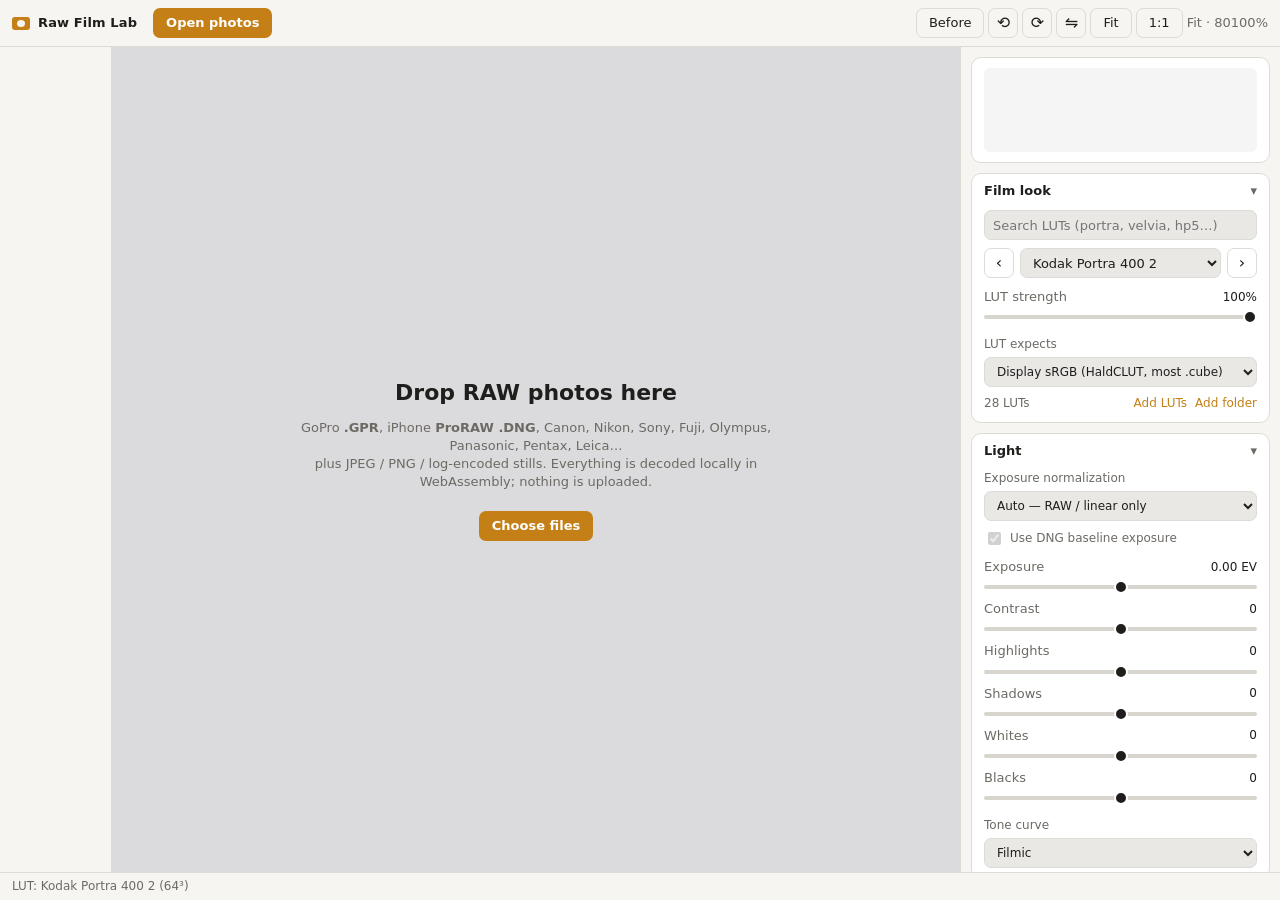
<file: raw-film-lab/index.html>
<!doctype html>
<html lang="en">
<head>
  <meta charset="utf-8">
  <meta name="viewport" content="width=device-width, initial-scale=1">
  <title>Raw Film Lab</title>
  <meta name="description" content="Develop GoPro GPR, iPhone ProRAW/DNG and camera RAW files in the browser with film-stock LUTs.">
  <link rel="icon" href="data:image/svg+xml,<svg xmlns='http://www.w3.org/2000/svg' viewBox='0 0 32 32'><rect x='3' y='7' width='26' height='18' rx='3' fill='%23e8a33d'/><circle cx='16' cy='16' r='5.5' fill='%23222'/></svg>">
  <link rel="stylesheet" href="style.css">
</head>
<body>
  <header class="topbar">
    <div class="brand"><span class="logo"></span>Raw Film Lab</div>
    <label class="btn primary">
      <input id="openFiles" type="file" multiple hidden
        accept=".gpr,.dng,.cr2,.cr3,.crw,.nef,.nrw,.arw,.srf,.sr2,.raf,.orf,.rw2,.rwl,.pef,.srw,.x3f,.3fr,.fff,.iiq,.erf,.mef,.mos,.kdc,.dcr,.raw,.jpg,.jpeg,.png,.webp,.avif,.heic,.heif,.tif,.tiff,.cube">
      Open photos
    </label>
    <div class="spacer"></div>
    <div class="viewtools">
      <button id="before" class="btn ghost" title="Hold to compare with the unedited image (B)">Before</button>
      <button id="rotL" class="btn ghost icon" title="Rotate left">⟲</button>
      <button id="rotR" class="btn ghost icon" title="Rotate right">⟳</button>
      <button id="flipH" class="btn ghost icon" title="Flip horizontal">⇋</button>
      <button id="fit" class="btn ghost" title="Fit (F)">Fit</button>
      <button id="zoom100" class="btn ghost" title="100% (1)">1:1</button>
      <span id="zoomLabel" class="muted"></span>
    </div>
  </header>

  <main class="layout">
    <nav id="filmstrip" class="filmstrip" aria-label="Opened photos"></nav>

    <section id="stage" class="stage">
      <canvas id="view"></canvas>
      <div id="beforeBadge" class="badge" hidden>Before</div>
      <div id="empty" class="empty">
        <h2>Drop RAW photos here</h2>
        <p>GoPro <b>.GPR</b>, iPhone <b>ProRAW .DNG</b>, Canon, Nikon, Sony, Fuji, Olympus, Panasonic, Pentax, Leica…<br>
          plus JPEG / PNG / log-encoded stills. Everything is decoded locally in WebAssembly; nothing is uploaded.</p>
        <label class="btn primary"><input type="file" multiple hidden id="openFiles2">Choose files</label>
      </div>
    </section>

    <aside class="panel">
      <section class="card">
        <canvas id="histogram" class="histogram"></canvas>
        <dl id="info" class="info"></dl>
      </section>

      <details class="card" open>
        <summary>Film look</summary>
        <div class="lutbar">
          <input id="lutSearch" type="search" placeholder="Search LUTs (portra, velvia, hp5…)">
        </div>
        <div class="lutbar">
          <button id="lutPrev" class="btn ghost icon" title="Previous LUT ([)">‹</button>
          <select id="lutSelect" aria-label="LUT"></select>
          <button id="lutNext" class="btn ghost icon" title="Next LUT (])">›</button>
        </div>
        <div data-sliders="look"></div>
        <label class="field">LUT expects
          <select data-key="lutSpace"></select>
        </label>
        <div class="row small">
          <span id="lutCount" class="muted"></span>
          <span class="spacer"></span>
          <label class="link"><input id="lutFiles" type="file" multiple accept=".png,.cube" hidden>Add LUTs</label>
          <label class="link"><input id="lutFolder" type="file" webkitdirectory hidden>Add folder</label>
        </div>
      </details>

      <details class="card" open>
        <summary>Light</summary>
        <label class="field">Exposure normalization
          <select data-key="normalize"></select>
        </label>
        <div class="row small"><label class="check"><input id="baseline" type="checkbox"> Use DNG baseline exposure</label><span class="spacer"></span><span id="autoEv" class="muted"></span></div>
        <div data-sliders="light"></div>
        <label class="field">Tone curve
          <select data-key="curve"></select>
        </label>
      </details>

      <details class="card" open>
        <summary>Color</summary>
        <div class="row">
          <button id="pickWhite" class="btn ghost" title="Pick a neutral point (W)">White balance picker</button>
          <button id="wbReset" class="btn ghost" hidden>Reset WB</button>
        </div>
        <div data-sliders="color"></div>
      </details>

      <details class="card">
        <summary>Effects</summary>
        <div data-sliders="effects"></div>
      </details>

      <details class="card">
        <summary>Input &amp; RAW develop</summary>
        <label class="field">Input encoding
          <select data-key="input"></select>
        </label>
        <label class="field">Demosaic
          <select data-key="demosaic"></select>
        </label>
        <label class="field">Highlight recovery
          <select data-key="highlight"></select>
        </label>
        <label class="field">White balance source
          <select data-key="wbSource"></select>
        </label>
        <p class="hint">Demosaic, highlight and WB-source changes re-develop the RAW file. Use “Input encoding” to normalize log footage stills (Apple Log, S-Log3, LogC3) back to scene-linear.</p>
      </details>

      <section class="card export">
        <div class="row">
          <label class="field grow">Format
            <select id="exportFormat"><option value="jpeg">JPEG</option><option value="png">PNG</option><option value="webp">WebP</option></select>
          </label>
          <label class="field grow">Size
            <select id="exportSize"><option value="0">Full</option><option value="4096">4096 px</option><option value="2048">2048 px</option><option value="1080">1080 px</option></select>
          </label>
        </div>
        <label id="qualityRow" class="slider"><span class="name">Quality</span><output id="qualityOut">92</output>
          <input id="exportQuality" type="range" min="0.5" max="1" step="0.01" value="0.92"></label>
        <div class="row">
          <button id="export" class="btn primary grow" disabled>Export</button>
          <button id="exportAll" class="btn grow" disabled>Export all</button>
        </div>
        <div class="row small">
          <button id="resetAll" class="link">Reset edits</button>
          <span class="spacer"></span>
          <button id="savePreset" class="link">Save look</button>
          <label class="link"><input id="presetFile" type="file" accept=".json" hidden>Load look</label>
        </div>
      </section>

      <p class="credits">
        RAW decoding: <a href="https://www.libraw.org/" target="_blank" rel="noopener">LibRaw</a> +
        <a href="https://github.com/gopro/gpr" target="_blank" rel="noopener">GoPro VC-5</a>, compiled to WebAssembly.
        Film LUTs: <a href="https://rawpedia.rawtherapee.com/Film_Simulation" target="_blank" rel="noopener">RawTherapee Film Simulation Collection</a>
        (Pat David, Pavlov Dmitry, Michael Ezra), <a href="https://creativecommons.org/licenses/by-sa/4.0/" target="_blank" rel="noopener">CC BY-SA 4.0</a>, resampled to 64³.
        Film names are trademarks of their owners.
      </p>
    </aside>
  </main>

  <footer id="status" class="status">Ready.</footer>
  <div class="dropzone">Drop to open</div>

  <script type="module" src="js/app.js"></script>
  <script>
    // Second picker on the empty state forwards to the main input.
    document.getElementById('openFiles2').onchange = (e) => {
      const dt = new DataTransfer();
      for (const f of e.target.files) dt.items.add(f);
      const main = document.getElementById('openFiles');
      main.files = dt.files;
      main.dispatchEvent(new Event('change'));
    };
  </script>
</body>
</html>
</file>
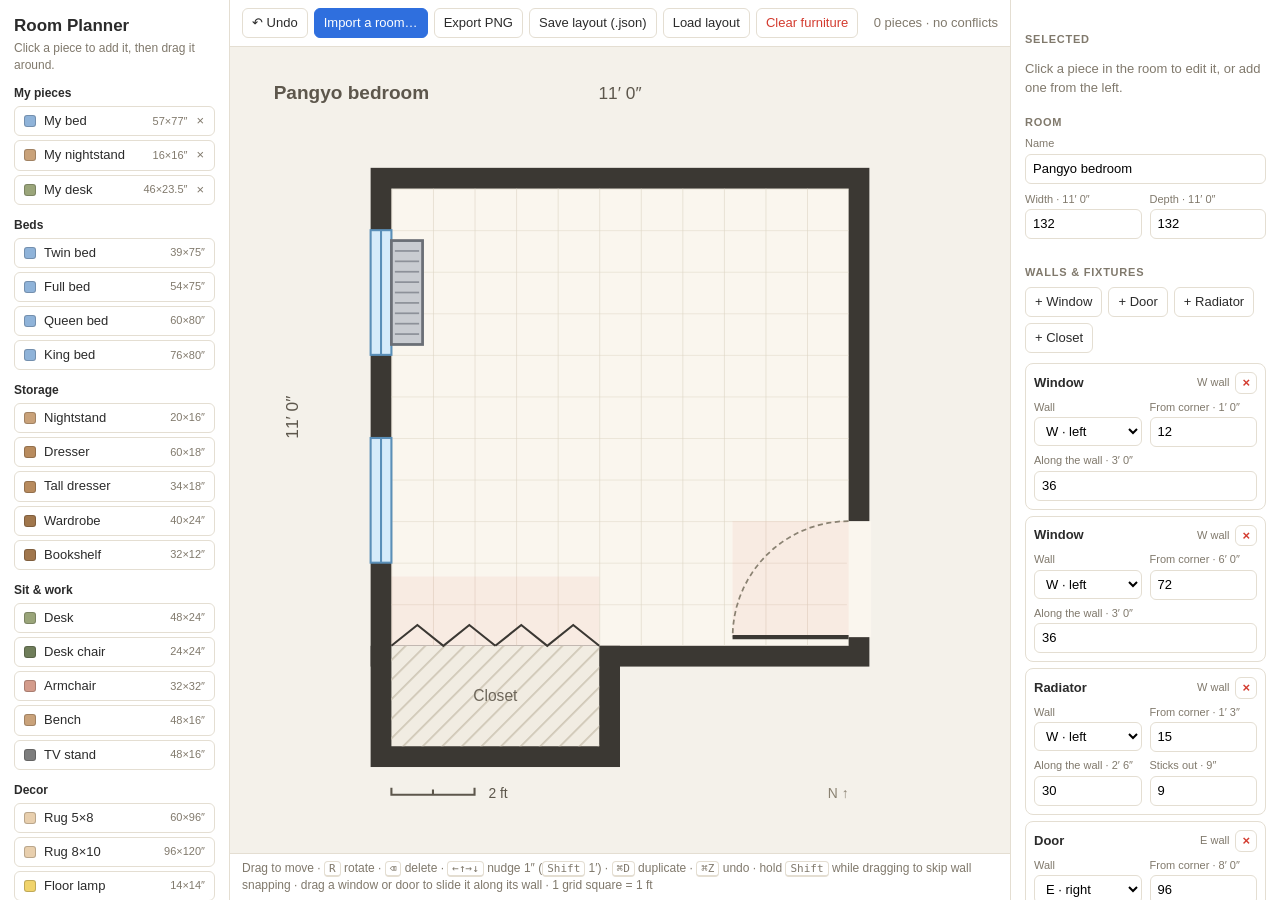
<file: room-planner/index.html>
<!doctype html>
<html lang="en">
<head>
<meta charset="utf-8">
<meta name="viewport" content="width=device-width, initial-scale=1">
<title>Room Planner</title>
<style>
  :root { --bg:#f4f1ea; --panel:#fff; --ink:#2b2b2b; --muted:#80796c; --accent:#2f6fde; --line:#e4ded2; --bad:#d33b2f; }
  * { box-sizing: border-box; }
  html, body { margin: 0; height: 100%; font: 13px/1.4 -apple-system, BlinkMacSystemFont, "Segoe UI", Roboto, sans-serif; color: var(--ink); background: var(--bg); }
  #app { display: grid; grid-template-columns: 230px 1fr 270px; grid-template-rows: minmax(0, 1fr); height: 100vh; }
  aside { background: var(--panel); overflow-y: auto; padding: 14px; }
  aside.left { border-right: 1px solid var(--line); }
  aside.right { border-left: 1px solid var(--line); }
  h1 { font-size: 17px; margin: 0 0 2px; }
  .sub { color: var(--muted); font-size: 12px; margin: 0 0 6px; }
  h2 { font-size: 11px; text-transform: uppercase; letter-spacing: .07em; color: var(--muted); margin: 18px 0 6px; }
  h3 { font-size: 12px; margin: 12px 0 4px; }
  button { font: inherit; cursor: pointer; border: 1px solid var(--line); background: #fff; border-radius: 6px; padding: 5px 9px; color: var(--ink); }
  button:hover { border-color: #c9c1b1; background: #faf8f4; }
  button.primary { background: var(--accent); border-color: var(--accent); color: #fff; }
  button.danger { color: var(--bad); }
  .catalog button, .inroom button { display: flex; align-items: center; gap: 8px; width: 100%; text-align: left; margin-bottom: 4px; }
  .catalog .swatch, .inroom .swatch { width: 12px; height: 12px; border-radius: 3px; flex: none; border: 1px solid rgba(0,0,0,.2); }
  .catalog .dim, .inroom .dim { margin-left: auto; color: var(--muted); font-size: 11px; }
  .catalog .rm { color: var(--muted); padding: 0 1px; }
  .catalog .rm:hover { color: var(--bad); }
  .inroom button.sel { border-color: var(--accent); background: #eef3fd; }
  .inroom button.bad .dim { color: var(--bad); }
  main { display: flex; flex-direction: column; min-width: 0; }
  .toolbar { display: flex; gap: 6px; padding: 8px 12px; border-bottom: 1px solid var(--line); background: var(--panel); flex-wrap: wrap; align-items: center; }
  .toolbar .status { margin-left: auto; color: var(--muted); }
  .toolbar .status.bad { color: var(--bad); font-weight: 600; }
  #stage { flex: 1; min-height: 0; padding: 10px; }
  #room { width: 100%; height: 100%; display: block; touch-action: none; user-select: none; -webkit-user-select: none; }
  .hint { padding: 6px 12px; color: var(--muted); font-size: 12px; border-top: 1px solid var(--line); background: var(--panel); }
  kbd { font: 11px ui-monospace, Menlo, monospace; border: 1px solid var(--line); border-bottom-width: 2px; border-radius: 4px; padding: 0 4px; background: #fff; }
  label.field { display: block; margin-bottom: 8px; }
  label.field span { display: block; color: var(--muted); font-size: 11px; margin-bottom: 2px; }
  input[type=text], input[type=number], select, textarea { font: inherit; width: 100%; padding: 5px 7px; border: 1px solid var(--line); border-radius: 6px; background: #fff; }
  textarea { font: 11px/1.4 ui-monospace, Menlo, monospace; height: 190px; resize: vertical; }
  input[type=color] { width: 100%; height: 30px; border: 1px solid var(--line); border-radius: 6px; padding: 2px; background: #fff; }
  .row { display: flex; gap: 8px; }
  .row > * { flex: 1; }
  .btns { display: flex; gap: 6px; flex-wrap: wrap; margin-top: 6px; }
  .check { display: flex; gap: 6px; align-items: center; margin-bottom: 8px; }
  .gaps { display: grid; grid-template-columns: 1fr 1fr; gap: 4px 10px; background: #faf8f4; border: 1px solid var(--line); border-radius: 6px; padding: 8px; }
  .gaps b { font-weight: 600; }
  .warn { color: var(--bad); font-weight: 600; margin: 8px 0; }
  .muted { color: var(--muted); }
  small { color: var(--muted); display: block; margin-top: 4px; }
  .op { border: 1px solid var(--line); border-radius: 8px; padding: 8px 8px 2px; margin-bottom: 6px; }
  .op.sel { border-color: var(--accent); background: #f5f8ff; }
  .op-head { display: flex; align-items: center; gap: 6px; font-weight: 600; margin-bottom: 6px; }
  .op-head .muted { font-weight: 400; font-size: 11px; margin-left: auto; }
  .op-head button { padding: 0 6px; line-height: 1.5; }
  .op label.field { margin-bottom: 6px; }
  .addrow { display: flex; flex-wrap: wrap; gap: 6px; margin: 6px 0 10px; }
  details { margin-top: 12px; }
  summary { cursor: pointer; color: var(--muted); font-size: 12px; }
  dialog { border: none; border-radius: 12px; padding: 0; width: 430px; max-width: 92vw;
           max-height: 88vh; overflow: auto; color: var(--ink); box-shadow: 0 14px 44px rgba(0,0,0,.28); }
  dialog::backdrop { background: rgba(35,32,28,.45); }
  .dlg { padding: 18px; }
  .dlg h1 { margin-bottom: 6px; }
  .dlg h2 { margin-top: 20px; }
  .dlg .step { border-top: 1px solid var(--line); padding-top: 2px; }
  .dlg textarea { height: 104px; }
  .ol { margin: 0 0 8px; padding-left: 18px; color: var(--muted); font-size: 12px; }
  .ol li { margin-bottom: 2px; }
  .presets { display: flex; flex-wrap: wrap; gap: 5px; margin: 2px 0 12px; }
  .presets button { padding: 3px 7px; font-size: 12px; }
  .echo { color: var(--muted); font-size: 11px; min-height: 15px; margin-bottom: 4px; }
  .echo.bad { color: var(--bad); }
  body.dropping::after { content: "Drop a .json layout to open it"; position: fixed; inset: 0;
    display: grid; place-items: center; background: rgba(244,241,234,.85); border: 3px dashed var(--accent);
    font-size: 15px; color: var(--accent); z-index: 9; pointer-events: none; }
</style>
</head>
<body>
<div id="app">
  <aside class="left">
    <h1>Room Planner</h1>
    <p class="sub">Click a piece to add it, then drag it around.</p>
    <div class="catalog" id="catalog"></div>
    <h2>In the room</h2>
    <div class="inroom" id="inroom"></div>
  </aside>

  <main>
    <div class="toolbar">
      <button id="undoBtn" title="Undo (⌘Z)">↶ Undo</button>
      <button id="importBtn" class="primary">Import a room…</button>
      <button id="pngBtn">Export PNG</button>
      <button id="saveBtn">Save layout (.json)</button>
      <button id="loadBtn">Load layout</button>
      <button id="resetBtn" class="danger">Clear furniture</button>
      <input type="file" id="fileInput" accept="application/json,.json" hidden>
      <span class="status" id="status"></span>
    </div>
    <div id="stage"><svg id="room" xmlns="http://www.w3.org/2000/svg"></svg></div>
    <div class="hint">
      Drag to move · <kbd>R</kbd> rotate · <kbd>⌫</kbd> delete · <kbd>←↑→↓</kbd> nudge 1″ (<kbd>Shift</kbd> 1′) ·
      <kbd>⌘D</kbd> duplicate · <kbd>⌘Z</kbd> undo · hold <kbd>Shift</kbd> while dragging to skip wall snapping ·
      drag a window or door to slide it along its wall · 1 grid square = 1 ft
    </div>
  </main>

  <aside class="right">
    <div id="selPanel"></div>
    <div id="roomPanel"></div>
  </aside>
</div>

<dialog id="setup">
  <div class="dlg">
    <h1>Get your room in here</h1>
    <p class="sub">Nothing leaves your browser — the AI step happens in your own chat window,
      and you paste the result back by hand.</p>

    <h2 class="step">Let an AI measure it up</h2>
    <ol class="ol">
      <li>Copy the prompt below and paste it into ChatGPT, Claude or Gemini.</li>
      <li>Give it whatever you have: photos of the room, a floor plan, a listing
        screenshot, furniture model numbers, or numbers off a tape measure.</li>
      <li>Paste the JSON it hands back into the box here.</li>
    </ol>
    <div class="btns" style="margin-bottom:8px">
      <button id="suCopy">Copy the prompt</button>
      <button id="suShow">Read it</button>
    </div>
    <textarea id="suPaste" spellcheck="false" placeholder='Paste the JSON here — code fences and stray chat around it are fine.'></textarea>
    <div class="echo" id="suPasteEcho"></div>
    <div class="btns"><button id="suImport" class="primary">Import this</button></div>

    <h2 class="step">Or type in the four walls yourself</h2>
    <label class="field"><span>Name</span><input type="text" id="suName" value="My room"></label>
    <div class="row">
      <label class="field"><span>Width (left to right)</span><input type="text" id="suW" value="12'"></label>
      <label class="field"><span>Depth (top to bottom)</span><input type="text" id="suD" value="12'"></label>
    </div>
    <div class="echo" id="suEcho"></div>
    <div class="presets" id="suPresets"></div>
    <div class="btns"><button id="suCreate">Create an empty room</button></div>

    <h2 class="step">Or poke at the sample</h2>
    <div class="btns"><button id="suSample">Load the built-in bedroom</button></div>

    <small id="suKeep"></small>
    <div class="btns" style="margin-top:14px"><button id="suCancel">Cancel</button></div>
  </div>
</dialog>

<dialog id="promptDlg">
  <div class="dlg">
    <h1>The prompt</h1>
    <p class="sub">Also in the repo as <code>import-prompt.md</code>.</p>
    <textarea id="promptText" spellcheck="false" readonly style="height:300px"></textarea>
    <div class="btns">
      <button id="pdCopy" class="primary">Copy</button>
      <button id="pdClose">Close</button>
    </div>
  </div>
</dialog>

<script type="text/plain" id="promptSrc">
You are helping me turn a real room into a floor plan for a browser tool called
Room Planner. Your only job is to end up with one JSON object describing my room
and my furniture. Work in **inches** throughout.

## How to run this

0. If I paste you a layout in the format below, I'm asking you to *change* an existing
   one: edit it and hand the whole thing back in the same shape.
1. Ask me for what you need, a few questions at a time, in plain language. Start
   with the room itself, then the windows/doors/radiators/closets, then the
   furniture.
2. I may send photos, a floor plan, a listing, product links, or measurements.
   Read dimensions straight off a floor plan or a tape measure in a photo when
   you can.
3. **Never guess a scale from a photo alone.** If you only have pictures, ask me
   for one known length — a wall, a doorway width, the bed — and scale from that.
4. If I don't know something, fall back to a standard size, and list every
   assumption you made *before* the JSON so I can correct you.
5. Round to the nearest half inch. Don't pad "for safety" — the tool does
   clearance checks itself, and inflated sizes make them wrong.

## The coordinate system

- The plan is seen from above. **x** runs left→right, **y** runs top→bottom, and
  `(0, 0)` is the room's top-left inside corner.
- Walls are named like a compass rose on that drawing: **N** = top, **S** =
  bottom, **W** = left, **E** = right. Which real-world direction is "up" doesn't
  matter — pick whatever made the room easiest to describe and tell me what you
  picked.
- For anything attached to a wall, `offset` is how far along that wall it starts,
  measured from the corner nearest the top-left: from the **left** end for the N
  and S walls, from the **top** end for the W and E walls.
- `w` is always the left-to-right size, `d` the top-to-bottom size.

## The JSON

Output exactly one fenced ```json block, with this shape:

```json
{
  "room": {
    "name": "Bedroom",
    "w": 132,
    "d": 132,
    "openings": [
      { "type": "window",   "wall": "W", "offset": 12, "width": 36 },
      { "type": "door",     "wall": "E", "offset": 96, "width": 32, "hinge": "end" },
      { "type": "radiator", "wall": "W", "offset": 15, "width": 30, "depth": 9 },
      { "type": "closet",   "wall": "S", "offset": 0,  "width": 60, "depth": 29,
        "clearance": 20, "doors": 2, "inside": false }
    ]
  },
  "items": [
    { "name": "Queen bed", "w": 60, "d": 80, "x": 6, "y": 4, "rot": 0,
      "color": "#8fb3d9", "kind": "bed" },
    { "name": "Nightstand", "w": 20, "d": 16, "x": 68, "y": 4, "color": "#c9a27a" },
    { "name": "Rug 8×10", "w": 96, "d": 120, "x": 18, "y": 6,
      "color": "#e8cfae", "floor": true }
  ]
}
```

### room

| Field | Meaning |
|---|---|
| `name` | What I call the room. |
| `w`, `d` | Inside floor dimensions, inches, wall to wall. |
| `openings` | Everything fixed to the walls. Leave it `[]` if I haven't told you any. |

### openings

- **`window`** — `wall`, `offset`, `width`. Drawn in the wall itself; furniture is
  allowed in front of one, so don't fake a clearance zone with a fat window.
- **`door`** — `wall`, `offset`, `width`, `hinge`. `width` is the doorway opening
  (32 is typical for an interior door, 36 for an entry). `hinge` is `"start"` if
  the hinges are at the low-`offset` end of the opening, `"end"` if they're at the
  high end. The tool reserves a square of `width × width` for the swing, so a
  sliding, pocket or removed door should be a `door` with the right `width`
  anyway — tell me if you did that and I'll delete the swing myself.
- **`radiator`** — `wall`, `offset`, `width`, `depth` (how far it juts into the
  room). Use this for any solid wall fixture furniture must not cover: baseboard
  heaters, a hearth, a bulkhead.
- **`closet`** — `wall`, `offset`, `width`, `depth`, `clearance`, `doors`,
  `inside`. `depth` is front-to-back inside the closet. `clearance` is the strip
  of floor the doors need (about 20 for bifolds, 0 for sliders). `doors` is how
  many door panels to draw. `inside` is `false` for a closet recessed into the
  wall (the usual case — it sits outside the room rectangle and costs no floor
  space), `true` for one boxed out into the room, which *does* eat floor space, in
  which case `w`/`d` above must be the full room rectangle including that box.

### items

One entry per piece of furniture.

| Field | Meaning |
|---|---|
| `name` | Short label drawn on the piece. |
| `w`, `d` | Footprint. `w` is side-to-side and `d` front-to-back **as the piece is drawn unrotated** — a bed's `d` is head-to-foot. |
| `x`, `y` | Top-left corner of the footprint where it sits in the room, *after* any rotation. Optional; leave them out and the tool drops the piece in the middle for me to drag. |
| `rot` | `0`, `90`, `180` or `270`, clockwise. At `0` a bed's headboard is at the top (N). At `90` it's against the E wall. |
| `color` | Hex. Pick from the palette below so the plan stays readable. |
| `kind` | `"bed"` draws a headboard and pillows, `"round"` draws an ellipse (chairs, lamps, plants, round tables). Omit for a plain rectangle. |
| `floor` | `true` for rugs only — they're drawn underneath and never count as a collision. |

Palette: beds `#8fb3d9` · wood storage `#b88b5e` · dark wood `#a0764c` · light wood
`#c9a27a` · desks `#9aa57a` · chairs `#6f7d5a` · soft seating `#d39b8b` ·
electronics `#7d7d7d` · rugs `#e8cfae` · lamps `#f0d36b` · plants `#6bab6b`.

### Standard sizes, if I don't know mine

Twin 39×75 · Full 54×75 · Queen 60×80 · King 76×80 · nightstand 20×16 · dresser
60×18 · tall dresser 34×18 · wardrobe 40×24 · bookshelf 32×12 · desk 48×24 · desk
chair 24×24 · armchair 32×32 · bench 48×16 · TV stand 48×16 · 5×8 rug 60×96 ·
8×10 rug 96×120 · interior door 32 · entry door 36.

## Before you print the JSON

Check all of these, and fix anything that fails:

- Every item sits fully inside the room: `0 ≤ x`, `x + w ≤ room.w`, `0 ≤ y`,
  `y + d ≤ room.d` (using the rotated footprint).
- No two non-`floor` items overlap, and none sits on a radiator or inside a door
  swing or a closet's clearance strip.
- There's a walkway of at least 30 inches through the room and to the door, and
  at least 24 inches of clear floor along any side of a bed that isn't against a
  wall.
- Numbers are plain numbers, not strings like `"5 feet"`, and the JSON parses.

Then reply with, in this order: a short list of the assumptions you made, a
one-line note of which wall you called N, and the single ```json block. No other
text after the block.
</script>

<script>
// ---------- Config ----------
const STORAGE_KEY = 'room-planner.v1';
const PIECES_KEY = 'room-planner.pieces.v1';
const WALL = 6;        // wall thickness drawn outside the room, inches
const WALL_SNAP = 4;   // pieces within this distance of a wall snap flush to it
const MARGIN = 38;     // space around the room for labels, inches

// Generic furniture, sizes in inches (w = side-to-side, d = front-to-back).
const CATALOG = [
  { group: 'Beds',    name: 'Twin bed',     w: 39, d: 75,  color: '#8fb3d9', kind: 'bed' },
  { group: 'Beds',    name: 'Full bed',     w: 54, d: 75,  color: '#8fb3d9', kind: 'bed' },
  { group: 'Beds',    name: 'Queen bed',    w: 60, d: 80,  color: '#8fb3d9', kind: 'bed' },
  { group: 'Beds',    name: 'King bed',     w: 76, d: 80,  color: '#8fb3d9', kind: 'bed' },
  { group: 'Storage', name: 'Nightstand',   w: 20, d: 16,  color: '#c9a27a' },
  { group: 'Storage', name: 'Dresser',      w: 60, d: 18,  color: '#b88b5e' },
  { group: 'Storage', name: 'Tall dresser', w: 34, d: 18,  color: '#b88b5e' },
  { group: 'Storage', name: 'Wardrobe',     w: 40, d: 24,  color: '#a0764c' },
  { group: 'Storage', name: 'Bookshelf',    w: 32, d: 12,  color: '#a0764c' },
  { group: 'Sit & work', name: 'Desk',       w: 48, d: 24, color: '#9aa57a' },
  { group: 'Sit & work', name: 'Desk chair', w: 24, d: 24, color: '#6f7d5a', kind: 'round' },
  { group: 'Sit & work', name: 'Armchair',   w: 32, d: 32, color: '#d39b8b' },
  { group: 'Sit & work', name: 'Bench',      w: 48, d: 16, color: '#c9a27a' },
  { group: 'Sit & work', name: 'TV stand',   w: 48, d: 16, color: '#7d7d7d' },
  { group: 'Decor', name: 'Rug 5×8',    w: 60, d: 96,  color: '#e8cfae', floor: true },
  { group: 'Decor', name: 'Rug 8×10',   w: 96, d: 120, color: '#e8cfae', floor: true },
  { group: 'Decor', name: 'Floor lamp', w: 14, d: 14,  color: '#f0d36b', kind: 'round' },
  { group: 'Decor', name: 'Plant',      w: 16, d: 16,  color: '#6bab6b', kind: 'round' },
  { group: 'Decor', name: 'Custom box', w: 24, d: 24,  color: '#b0b0b0' },
];

// Your own pieces, measured once and kept in localStorage. Editable from the left panel.
const SEED_PIECES = [
  { name: 'My bed',        w: 57, d: 77,   color: '#8fb3d9', kind: 'bed' },
  { name: 'My nightstand', w: 16, d: 16,   color: '#c9a27a' },
  { name: 'My desk',       w: 46, d: 23.5, color: '#9aa57a' },
];

// ---------- Rooms ----------
// A room is its floor size plus a list of things fixed to the walls, each placed by which
// wall it is on and how far along that wall it starts. Everything is inches.
const ROOM_VERSION = 4;
const WALLS = { N: 'N · top', S: 'S · bottom', W: 'W · left', E: 'E · right' };

function blankRoom(w = 144, d = 144, name = 'My room') {
  return { version: ROOM_VERSION, name, w, d, openings: [] };
}

// The room this tool was written for: what you get on a fresh browser, and the worked
// example to fall back on. Size and windows are estimated from the floor plan; the door,
// radiator and closet depth are measured. Windows are on the west wall with the radiator
// under the northern one; the closet is recessed into the south wall.
function defaultRoom() {
  return {
    version: ROOM_VERSION, name: 'Pangyo bedroom', w: 132, d: 132,
    openings: [
      { type: 'window', wall: 'W', offset: 12, width: 36 },
      { type: 'window', wall: 'W', offset: 72, width: 36 },
      { type: 'radiator', wall: 'W', offset: 15, width: 30, depth: 9 },
      { type: 'door', wall: 'E', offset: 96, width: 33.5, hinge: 'end' },
      { type: 'closet', wall: 'S', offset: 0, width: 60, depth: 29, clearance: 20, doors: 2 },
    ],
  };
}

// Reads 138, 11.5, 11', 11' 6", 11ft 6in, 6" — all as inches. NaN if it makes no sense.
function parseLen(str) {
  const s = String(str).trim().toLowerCase().replace(/[”″]/g, '"').replace(/[’′]/g, "'");
  if (!s) return NaN;
  if (/^-?[\d.]+$/.test(s)) return parseFloat(s);
  const ft = s.match(/([\d.]+)\s*(?:'|ft\b|feet|foot)/);
  const inch = s.match(/([\d.]+)\s*(?:"|in\b|inch(?:es)?)/);
  if (!ft && !inch) return NaN;
  let total = (ft ? parseFloat(ft[1]) * 12 : 0) + (inch ? parseFloat(inch[1]) : 0);
  if (ft && !inch) {                                    // "11' 6" — a bare tail is inches
    const tail = s.slice(ft.index + ft[0].length).trim().match(/^([\d.]+)$/);
    if (tail) total += parseFloat(tail[1]);
  }
  return total;
}
function fmtInput(v) {
  const r = Math.round(v * 10) / 10, ft = Math.floor(r / 12), i = Math.round((r - ft * 12) * 10) / 10;
  return ft ? (i ? `${ft}' ${i}"` : `${ft}'`) : `${i}"`;
}

// Brings older saves and hand-written JSON up to the current shape. Never throws away a
// room it doesn't recognise — worst case, openings it can't read are dropped.
function migrateRoom(room) {
  if (!room || !(room.w > 0) || !(room.d > 0)) return null;
  const out = { version: ROOM_VERSION, name: room.name || 'My room', w: +room.w, d: +room.d, openings: [] };
  for (const o of (Array.isArray(room.openings) ? room.openings : [])) {
    if (!o || !o.type) continue;
    if (o.type === 'closet' && o.wall === undefined) {
      // v3 stored closets as an absolute box; they were always recessed into the S wall.
      const y = +o.y || 0, dep = +o.d || 24, inside = y + dep <= out.d - 0.5;
      out.openings.push({ type: 'closet', wall: 'S', offset: +o.x || 0, width: +o.w || 48,
        depth: inside ? Math.max(1, out.d - y) : dep, clearance: +o.clearance || 0,
        doors: +o.doors || 2, inside });
    } else {
      out.openings.push(o);
    }
  }
  return out;
}

// ---------- State ----------
const saved = load();
let state = saved || { room: defaultRoom(), items: [] };
let selectedId = null;
let selectedOp = null;   // index into state.room.openings
let history = [];
let drag = null;
let myPieces = loadPieces();

const $ = id => document.getElementById(id);
const svg = $('room');

function load() {
  try {
    const s = JSON.parse(localStorage.getItem(STORAGE_KEY));
    if (!s || !s.room || !Array.isArray(s.items)) return null;
    const room = migrateRoom(s.room);
    return room ? { room, items: s.items } : null;
  } catch { return null; }
}
function save() {
  localStorage.setItem(STORAGE_KEY, JSON.stringify(state));
  document.title = `${state.room.name} — Room Planner`;
}
function loadPieces() {
  try { const p = JSON.parse(localStorage.getItem(PIECES_KEY)); if (Array.isArray(p)) return p; } catch {}
  return SEED_PIECES.map(p => ({ ...p }));
}
function savePieces() { localStorage.setItem(PIECES_KEY, JSON.stringify(myPieces)); renderCatalog(); }
function snapshot() { history.push(JSON.stringify(state)); if (history.length > 200) history.shift(); }
function undo() {
  const prev = history.pop();
  if (!prev) return;
  state = JSON.parse(prev);
  if (!find(selectedId)) selectedId = null;
  if (selectedOp !== null && selectedOp >= state.room.openings.length) selectedOp = null;
  commit();
  renderRoomPanel();
}
function commit() { save(); render(); renderPanels(); }

// ---------- Geometry helpers ----------
const uid = () => Math.random().toString(36).slice(2, 9);
const find = id => state.items.find(i => i.id === id);
const clamp = (v, lo, hi) => Math.min(Math.max(v, lo), hi);
const round1 = v => Math.round(v * 10) / 10;
const dims = it => (it.rot % 180 ? { w: it.d, d: it.w } : { w: it.w, d: it.d });
const box = it => ({ x: it.x, y: it.y, ...dims(it) });
const overlap = (a, b) => a.x < b.x + b.w && b.x < a.x + a.w && a.y < b.y + b.d && b.y < a.y + a.d;
const esc = s => String(s).replace(/[&<>"]/g, c => ({ '&': '&amp;', '<': '&lt;', '>': '&gt;', '"': '&quot;' }[c]));

function fmt(inches) {
  const r = Math.round(inches);
  const ft = Math.floor(r / 12), i = r % 12;
  return ft ? `${ft}′ ${i}″` : `${i}″`;
}

// Maps (along-the-wall, into-the-room) coordinates to room x/y for a given wall.
function frame(wall) {
  const { w: W, d: D } = state.room;
  return {
    N: (a, i) => [a, i],
    S: (a, i) => [a, D - i],
    W: (a, i) => [i, a],
    E: (a, i) => [W - i, a],
  }[wall];
}
function rectFrom(f, a0, a1, i0, i1) {
  const [x0, y0] = f(a0, i0), [x1, y1] = f(a1, i1);
  return { x: Math.min(x0, x1), y: Math.min(y0, y1), w: Math.abs(x1 - x0), d: Math.abs(y1 - y0) };
}
const attrs = r => `x="${r.x}" y="${r.y}" width="${r.w}" height="${r.d}"`;
// How far along its wall a point sits, in the same units as an opening's offset.
const along = (wall, p) => (wall === 'N' || wall === 'S') ? p.x : p.y;
const wallLen = wall => (wall === 'N' || wall === 'S') ? state.room.w : state.room.d;

// A closet runs `depth` back from its wall — outward, so it costs no floor space, or
// inward if it was boxed out into the room. Its doors open into the room either way.
function closetGeom(o) {
  const f = frame(o.wall), dep = Math.max(1, o.depth || 24), inside = !!o.inside;
  const a0 = o.offset, a1 = o.offset + o.width, c = o.clearance || 0;
  const face = inside ? dep - WALL : 0;          // wall-relative depth of the door line
  return {
    f, face, doors: Math.max(1, Math.round(o.doors || 2)),
    shell: inside ? rectFrom(f, a0, a1, 0, dep) : rectFrom(f, a0 - WALL, a1 + WALL, 0, -(dep + WALL)),
    inner: inside ? rectFrom(f, a0 + WALL, a1 - WALL, 0, dep - WALL) : rectFrom(f, a0, a1, 0, -dep),
    clear: c > 0 ? rectFrom(f, a0, a1, face, face + c) : null,
    solid: inside ? rectFrom(f, a0, a1, 0, dep) : null,   // only a boxed-in closet eats floor
  };
}

// Areas furniture should stay out of.
function zones() {
  return state.room.openings.flatMap(o => {
    if (o.type === 'door') return [{ ...rectFrom(frame(o.wall), o.offset, o.offset + o.width, 0, o.width), label: 'door swing' }];
    if (o.type === 'radiator') return [{ ...rectFrom(frame(o.wall), o.offset, o.offset + o.width, 0, o.depth), label: 'radiator', solid: true }];
    if (o.type === 'closet') {
      const g = closetGeom(o), out = [];
      if (g.solid) out.push({ ...g.solid, label: 'closet', solid: true });
      if (g.clear) out.push({ ...g.clear, label: 'closet doors' });
      return out;
    }
    return [];
  });
}

// Map of item id -> list of reasons it is in a bad spot.
function conflicts() {
  const bad = new Map();
  const flag = (id, why) => { if (!bad.has(id)) bad.set(id, []); bad.get(id).push(why); };
  const solids = state.items.filter(i => !i.floor);
  const zs = zones();
  solids.forEach((a, i) => {
    const ab = box(a);
    zs.forEach(z => { if (overlap(ab, z)) flag(a.id, `blocks the ${z.label}`); });
    solids.slice(i + 1).forEach(b => {
      if (overlap(ab, box(b))) { flag(a.id, `overlaps ${b.name}`); flag(b.id, `overlaps ${a.name}`); }
    });
  });
  return bad;
}

// Nearest wall or solid object in each direction from an item.
function gaps(it) {
  const b = box(it);
  const { w: W, d: D } = state.room;
  const others = state.items.filter(o => o.id !== it.id && !o.floor).map(box)
    .concat(zones().filter(z => z.solid));
  const ov = (a0, a1, b0, b1) => a0 < b1 && b0 < a1;
  let L = 0, R = W, T = 0, B = D;
  for (const o of others) {
    if (ov(b.y, b.y + b.d, o.y, o.y + o.d)) {
      if (o.x + o.w <= b.x) L = Math.max(L, o.x + o.w);
      if (o.x >= b.x + b.w) R = Math.min(R, o.x);
    }
    if (ov(b.x, b.x + b.w, o.x, o.x + o.w)) {
      if (o.y + o.d <= b.y) T = Math.max(T, o.y + o.d);
      if (o.y >= b.y + b.d) B = Math.min(B, o.y);
    }
  }
  return { b, L, R, T, B };
}

function place(it, x, y, snapWalls) {
  const s = dims(it);
  const { w: W, d: D } = state.room;
  if (snapWalls) {
    if (Math.abs(x) < WALL_SNAP) x = 0;
    if (Math.abs(W - x - s.w) < WALL_SNAP) x = W - s.w;
    if (Math.abs(y) < WALL_SNAP) y = 0;
    if (Math.abs(D - y - s.d) < WALL_SNAP) y = D - s.d;
  }
  it.x = round1(clamp(x, 0, Math.max(0, W - s.w)));
  it.y = round1(clamp(y, 0, Math.max(0, D - s.d)));
}

// ---------- Actions ----------
function select(id) {
  selectedId = id;
  const hadOp = selectedOp !== null;
  selectedOp = null;
  render(); renderPanels();
  if (hadOp) renderRoomPanel();
}

function selectOp(i) {
  selectedId = null;
  selectedOp = i;
  render(); renderPanels(); renderRoomPanel();
  $('roomPanel').querySelector(`[data-opcard="${i}"]`)?.scrollIntoView({ block: 'nearest' });
}

function addItem(c) {
  snapshot();
  const it = { id: uid(), name: c.name, w: c.w, d: c.d, rot: 0, color: c.color, kind: c.kind || '', floor: !!c.floor, x: 0, y: 0 };
  place(it, Math.round((state.room.w - c.w) / 2), Math.round((state.room.d - c.d) / 2), false);
  // Rugs go under everything else.
  if (it.floor) state.items.unshift(it); else state.items.push(it);
  selectedId = it.id;
  commit();
}

function rotate(it) {
  snapshot();
  const b = box(it);
  const cx = b.x + b.w / 2, cy = b.y + b.d / 2;
  it.rot = (it.rot + 90) % 360;
  const s = dims(it);
  place(it, cx - s.w / 2, cy - s.d / 2, false);
  commit();
}

function duplicate(it) {
  snapshot();
  const copy = { ...it, id: uid() };
  place(copy, it.x + 12, it.y + 12, false);
  state.items.splice(state.items.indexOf(it) + 1, 0, copy);
  selectedId = copy.id;
  commit();
}

function remove(it) {
  snapshot();
  state.items = state.items.filter(i => i !== it);
  selectedId = null;
  commit();
}

// ---------- Rendering ----------
function render(opts = {}) {
  const { w: W, d: D, openings } = state.room;
  const sel = opts.forExport ? null : find(selectedId);
  const bad = conflicts();
  // Recessed closets hang outside the room, so widen the view on whichever wall they are on.
  const pad = { N: MARGIN, S: MARGIN, W: MARGIN, E: MARGIN };
  for (const o of openings)
    if (o.type === 'closet' && !o.inside && WALLS[o.wall])
      pad[o.wall] = Math.max(pad[o.wall], WALL + (o.depth || 24) + 22);
  const vb = { x: -pad.W, y: -pad.N, w: W + pad.W + pad.E, d: D + pad.N + pad.S };
  svg.setAttribute('viewBox', `${vb.x} ${vb.y} ${vb.w} ${vb.d}`);

  let s = `<defs>
    <pattern id="grid" width="12" height="12" patternUnits="userSpaceOnUse">
      <path d="M12 0H0V12" fill="none" stroke="#ddd5c4" stroke-width="0.35"/>
    </pattern>
    <pattern id="hatch" width="4" height="4" patternUnits="userSpaceOnUse" patternTransform="rotate(45)">
      <line x1="0" y1="0" x2="0" y2="4" stroke="#cfc7b6" stroke-width="1"/>
    </pattern>
  </defs>
  <g font-family="-apple-system, BlinkMacSystemFont, 'Segoe UI', Roboto, sans-serif">`;

  if (opts.forExport) s += `<rect ${attrs(vb)} fill="#ffffff"/>`;

  // Walls + floor
  s += `<rect x="${-WALL}" y="${-WALL}" width="${W + 2 * WALL}" height="${D + 2 * WALL}" fill="#3b3833"/>`;
  s += `<rect x="0" y="0" width="${W}" height="${D}" fill="#faf6ee"/>`;
  s += `<rect x="0" y="0" width="${W}" height="${D}" fill="url(#grid)"/>`;

  // Windows, doors, radiators and closets. Each one can be grabbed and slid along its wall.
  const grow = (r, n) => ({ x: r.x - n, y: r.y - n, w: r.w + 2 * n, d: r.d + 2 * n });
  openings.forEach((o, i) => {
    if (!WALLS[o.wall] || !(o.width > 0)) return;
    const f = frame(o.wall), on = !opts.forExport && i === selectedOp;
    let g = `<g data-op="${i}" style="cursor:grab">`, ring = null;

    if (o.type === 'window') {
      const r = rectFrom(f, o.offset, o.offset + o.width, -WALL, 0);
      const [x1, y1] = f(o.offset, -WALL / 2), [x2, y2] = f(o.offset + o.width, -WALL / 2);
      g += `<rect ${attrs(r)} fill="#d5ebfa" stroke="#5a8fb8" stroke-width="0.6"/>`;
      g += `<line x1="${x1}" y1="${y1}" x2="${x2}" y2="${y2}" stroke="#5a8fb8" stroke-width="0.6"/>`;
      ring = grow(r, 1);
    } else if (o.type === 'door') {
      const gap = rectFrom(f, o.offset, o.offset + o.width, -WALL - 0.5, 0.5);
      const swing = rectFrom(f, o.offset, o.offset + o.width, 0, o.width);
      const ah = o.hinge === 'start' ? o.offset : o.offset + o.width;   // hinge side
      const ao = o.hinge === 'start' ? o.offset + o.width : o.offset;   // latch side
      const pts = [];
      for (let t = 0; t <= 90; t += 5) {
        const rad = t * Math.PI / 180;
        pts.push(f(ah + (ao - ah) * Math.cos(rad), o.width * Math.sin(rad)).join(','));
      }
      const [hx, hy] = f(ah, 0), [lx, ly] = f(ah, o.width);
      g += `<rect ${attrs(gap)} fill="#faf6ee"/>`;
      g += `<rect ${attrs(swing)} fill="#e0564a" fill-opacity="0.07" pointer-events="none"/>`;
      g += `<polyline points="${pts.join(' ')}" fill="none" stroke="#8a8272" stroke-width="0.5" stroke-dasharray="1.5 1" pointer-events="none"/>`;
      g += `<line x1="${hx}" y1="${hy}" x2="${lx}" y2="${ly}" stroke="#3b3833" stroke-width="1.2" pointer-events="none"/>`;
      ring = grow(gap, 1);
    } else if (o.type === 'radiator') {
      const r = rectFrom(f, o.offset, o.offset + o.width, 0, o.depth || 6);
      g += `<rect ${attrs(r)} fill="#c9ccd1" stroke="#6b6f76" stroke-width="0.8"/>`;
      for (let a = o.offset + 3; a < o.offset + o.width - 1; a += 3) {  // fins
        const [x1, y1] = f(a, 1), [x2, y2] = f(a, (o.depth || 6) - 1);
        g += `<line x1="${x1}" y1="${y1}" x2="${x2}" y2="${y2}" stroke="#8d9199" stroke-width="0.5" pointer-events="none"/>`;
      }
      ring = grow(r, 1);
    } else if (o.type === 'closet') {
      const c = closetGeom(o), dw = o.width / c.doors;
      if (c.clear) g += `<rect ${attrs(c.clear)} fill="#e0564a" fill-opacity="0.07" pointer-events="none"/>`;
      // The shell is drawn over the room wall so the closet front reads as open.
      g += `<rect ${attrs(c.shell)} fill="#3b3833"/>`;
      g += `<rect ${attrs(c.inner)} fill="#f1ece2"/><rect ${attrs(c.inner)} fill="url(#hatch)"/>`;
      if (Math.min(c.inner.w, c.inner.d) > 8)
        g += `<text x="${c.inner.x + c.inner.w / 2}" y="${c.inner.y + c.inner.d / 2 + 1.5}" font-size="4.5" text-anchor="middle" fill="#6d665a" pointer-events="none">Closet</text>`;
      for (let k = 0; k < c.doors; k++) {   // bifold door symbols along the opening
        const a = o.offset + k * dw, q = dw / 4, h = dw / 5;
        const line = [[a, c.face], [a + q, c.face + h], [a + 2 * q, c.face], [a + 3 * q, c.face + h], [a + dw, c.face]]
          .map(([aa, ii]) => f(aa, ii).join(',')).join(' ');
        g += `<polyline points="${line}" fill="none" stroke="#3b3833" stroke-width="0.6" pointer-events="none"/>`;
      }
      ring = grow(c.shell, 1);
    } else {
      return;
    }

    // An invisible strip across the wall keeps thin openings easy to grab.
    if (o.type !== 'closet')
      g += `<rect ${attrs(rectFrom(f, o.offset, o.offset + o.width, -WALL - 2, 3))} fill="transparent"/>`;
    if (on && ring)
      g += `<rect ${attrs(ring)} fill="none" stroke="#2f6fde" stroke-width="1" stroke-dasharray="2 1.5" pointer-events="none"/>`;
    s += g + `</g>`;
  });

  // Furniture (selected piece drawn last so it stays visible while dragging)
  const order = state.items.filter(i => i !== sel);
  if (sel) order.splice(sel.floor ? order.filter(i => i.floor).length : order.length, 0, sel);
  for (const it of order) s += drawItem(it, bad.has(it.id), it === sel);

  if (sel) s += drawGaps(sel);

  // Room name + wall dimensions + scale bar + compass
  const ty = -pad.N + 12, lx = -pad.W + 11;
  s += `<text x="${-pad.W + 4}" y="${ty}" font-size="5.5" fill="#5d574c" font-weight="600">${esc(state.room.name)}</text>`;
  s += `<text x="${W / 2}" y="${ty}" font-size="5" text-anchor="middle" fill="#5d574c">${fmt(W)}</text>`;
  s += `<text x="${lx}" y="${D / 2}" font-size="5" text-anchor="middle" fill="#5d574c" transform="rotate(-90 ${lx} ${D / 2})">${fmt(D)}</text>`;
  const sy = D + pad.S - 14;
  s += `<path d="M0 ${sy - 2}V${sy}H24V${sy - 2}M12 ${sy}V${sy - 1.5}" fill="none" stroke="#5d574c" stroke-width="0.6"/>`;
  s += `<text x="28" y="${sy + 1}" font-size="4" fill="#5d574c">2 ft</text>`;
  s += `<text x="${W}" y="${sy + 1}" font-size="4" text-anchor="end" fill="#8a8272">N ↑</text>`;

  s += `</g>`;
  svg.innerHTML = s;
  updateStatus(bad);
}

function drawItem(it, isBad, isSel) {
  const b = box(it);
  const cx = b.x + b.w / 2, cy = b.y + b.d / 2;
  const w = it.w, d = it.d, x = -w / 2, y = -d / 2;
  const stroke = isBad ? '#d33b2f' : isSel ? '#2f6fde' : 'rgba(0,0,0,.45)';
  const sw = isBad || isSel ? 1 : 0.5;
  let g = `<g data-id="${it.id}" style="cursor:move">`;
  g += `<g transform="translate(${cx} ${cy}) rotate(${it.rot})">`;

  if (it.kind === 'round') {
    g += `<ellipse cx="0" cy="0" rx="${w / 2}" ry="${d / 2}" fill="${it.color}" stroke="${stroke}" stroke-width="${sw}"/>`;
  } else if (it.floor) {
    g += `<rect x="${x}" y="${y}" width="${w}" height="${d}" rx="1" fill="${it.color}" fill-opacity="0.75" stroke="${isSel ? stroke : 'rgba(0,0,0,.25)'}" stroke-width="${sw}"/>`;
    g += `<rect x="${x + 3}" y="${y + 3}" width="${w - 6}" height="${d - 6}" fill="none" stroke="rgba(0,0,0,.18)" stroke-width="0.5" stroke-dasharray="2 1.5"/>`;
  } else {
    g += `<rect x="${x}" y="${y}" width="${w}" height="${d}" rx="1.5" fill="${it.color}" stroke="${stroke}" stroke-width="${sw}"/>`;
    if (it.kind === 'bed') {
      // Headboard, pillows and a folded-back blanket so you can tell which way it faces.
      g += `<rect x="${x}" y="${y}" width="${w}" height="3" fill="rgba(0,0,0,.35)"/>`;
      const n = w >= 50 ? 2 : 1, pw = (w - 4 - (n - 1) * 3) / n;
      for (let k = 0; k < n; k++) g += `<rect x="${x + 2 + k * (pw + 3)}" y="${y + 5}" width="${pw}" height="11" rx="3" fill="#fff" fill-opacity="0.85"/>`;
      g += `<rect x="${x}" y="${y + 21}" width="${w}" height="${d - 21}" rx="1.5" fill="rgba(0,0,0,.08)"/>`;
    } else {
      // Darker strip marks the back (the side that goes against a wall).
      g += `<rect x="${x}" y="${y}" width="${w}" height="${Math.min(2.5, d / 4)}" fill="rgba(0,0,0,.28)"/>`;
    }
  }
  if (isBad) g += `<rect x="${x}" y="${y}" width="${w}" height="${d}" fill="#ff3b30" fill-opacity="0.28" pointer-events="none"/>`;
  g += `</g>`;

  // Labels stay upright no matter how the piece is rotated.
  const nameSize = Math.min(4.2, b.w / (it.name.length * 0.6 + 1));
  if (nameSize >= 2) {
    const dimLine = b.d >= 14 && b.w >= 18;
    const ty = cy + (dimLine ? -0.5 : nameSize / 3);
    g += `<text x="${cx}" y="${ty}" font-size="${nameSize}" text-anchor="middle" fill="#1f1d1a" font-weight="600" pointer-events="none">${esc(it.name)}</text>`;
    if (dimLine) g += `<text x="${cx}" y="${ty + 4.2}" font-size="3.2" text-anchor="middle" fill="#3d3a35" pointer-events="none">${fmt(b.w)} × ${fmt(b.d)}</text>`;
  }

  if (isSel) {
    g += `<rect x="${b.x - 1.5}" y="${b.y - 1.5}" width="${b.w + 3}" height="${b.d + 3}" fill="none" stroke="#2f6fde" stroke-width="0.5" stroke-dasharray="2 1.5" pointer-events="none"/>`;
    const hx = b.x + b.w + 1.5, hy = b.y - 1.5;
    g += `<g data-action="rotate" style="cursor:pointer"><circle cx="${hx}" cy="${hy}" r="4" fill="#2f6fde"/>
          <text x="${hx}" y="${hy + 1.8}" font-size="5.5" text-anchor="middle" fill="#fff" pointer-events="none">↻</text></g>`;
  }
  return g + `</g>`;
}

function drawGaps(it) {
  const { b, L, R, T, B } = gaps(it);
  const cx = b.x + b.w / 2, cy = b.y + b.d / 2;
  const line = (x1, y1, x2, y2, len, lx, ly) => len < 1 ? '' :
    `<line x1="${x1}" y1="${y1}" x2="${x2}" y2="${y2}" stroke="#2f6fde" stroke-width="0.45" stroke-dasharray="1.5 1" pointer-events="none"/>
     <text x="${lx}" y="${ly}" font-size="3.4" text-anchor="middle" fill="#2f6fde" font-weight="600" stroke="#faf6ee" stroke-width="1.2" paint-order="stroke" pointer-events="none">${fmt(len)}</text>`;
  return line(L, cy, b.x, cy, b.x - L, (L + b.x) / 2, cy - 1.5)
       + line(b.x + b.w, cy, R, cy, R - b.x - b.w, (b.x + b.w + R) / 2, cy - 1.5)
       + line(cx, T, cx, b.y, b.y - T, cx + 1.5, (T + b.y) / 2 + 1.2).replace('text-anchor="middle"', 'text-anchor="start"')
       + line(cx, b.y + b.d, cx, B, B - b.y - b.d, cx + 1.5, (b.y + b.d + B) / 2 + 1.2).replace('text-anchor="middle"', 'text-anchor="start"');
}

let flashMsg = '', flashUntil = 0;
function flash(msg, detail = '') {
  flashMsg = msg; flashUntil = Date.now() + 8000;
  $('status').title = detail;
  updateStatus(conflicts());
  setTimeout(() => { if (Date.now() >= flashUntil) updateStatus(conflicts()); }, 8100);
}

function updateStatus(bad) {
  const el = $('status');
  const n = state.items.length;
  if (flashMsg && Date.now() < flashUntil) { el.className = 'status'; el.textContent = flashMsg; return; }
  el.title = '';
  el.className = 'status' + (bad.size ? ' bad' : '');
  el.textContent = bad.size ? `⚠ ${bad.size} piece${bad.size > 1 ? 's' : ''} in a bad spot`
                            : `${n} piece${n === 1 ? '' : 's'} · no conflicts`;
}

function renderCatalog() {
  let html = '<h3>My pieces</h3>';
  html += myPieces.length
    ? myPieces.map((c, i) => `<button data-my="${i}"><span class="swatch" style="background:${c.color}"></span>${esc(c.name)}<span class="dim">${c.w}×${c.d}″</span><span class="rm" data-rm="${i}" title="Forget this piece">×</span></button>`).join('')
    : `<p class="muted" style="margin:0 0 4px">Size a piece up, then “Save to my pieces”.</p>`;
  let group = '';
  CATALOG.forEach((c, i) => {
    if (c.group !== group) { group = c.group; html += `<h3>${group}</h3>`; }
    html += `<button data-cat="${i}"><span class="swatch" style="background:${c.color}"></span>${esc(c.name)}<span class="dim">${c.w}×${c.d}″</span></button>`;
  });
  $('catalog').innerHTML = html;
}

function renderPanels() {
  const bad = conflicts();
  $('inroom').innerHTML = state.items.length
    ? state.items.map(it => `<button data-pick="${it.id}" class="${it.id === selectedId ? 'sel' : ''} ${bad.has(it.id) ? 'bad' : ''}">
        <span class="swatch" style="background:${it.color}"></span>${esc(it.name)}<span class="dim">${bad.has(it.id) ? '⚠' : ''}</span></button>`).join('')
    : '<p class="muted">Nothing yet.</p>';

  const it = find(selectedId);
  if (!it) {
    $('selPanel').innerHTML = `<h2>Selected</h2><p class="muted">Click a piece in the room to edit it, or add one from the left.</p>`;
    return;
  }
  const { b, L, R, T, B } = gaps(it);
  const why = bad.get(it.id);
  $('selPanel').innerHTML = `
    <h2>Selected</h2>
    <label class="field"><span>Name</span><input type="text" data-field="name" value="${esc(it.name)}"></label>
    <div class="row">
      <label class="field"><span>Width (in)</span><input type="number" min="1" step="0.5" data-field="w" value="${it.w}"></label>
      <label class="field"><span>Depth (in)</span><input type="number" min="1" step="0.5" data-field="d" value="${it.d}"></label>
    </div>
    <label class="field"><span>Color</span><input type="color" data-field="color" value="${it.color}"></label>
    <label class="check"><input type="checkbox" data-field="floor" ${it.floor ? 'checked' : ''}> Floor item (e.g. rug; other pieces can sit on it)</label>
    ${why ? `<div class="warn">⚠ ${esc([...new Set(why)].join(', '))}</div>` : ''}
    <div class="muted" style="margin-bottom:4px">Open space around it (to the nearest wall or piece):</div>
    <div class="gaps">
      <div>Left (W): <b>${fmt(b.x - L)}</b></div><div>Right (E): <b>${fmt(R - b.x - b.w)}</b></div>
      <div>Top (N): <b>${fmt(b.y - T)}</b></div><div>Bottom (S): <b>${fmt(B - b.y - b.d)}</b></div>
    </div>
    <div class="btns">
      <button data-act="rotate">↻ Rotate</button>
      <button data-act="dup">Duplicate</button>
      <button data-act="save">Save to my pieces</button>
      <button data-act="del" class="danger">Delete</button>
    </div>`;
}

let jsonOpen = false;
const OP_LABEL = { window: 'Window', door: 'Door', radiator: 'Radiator', closet: 'Closet' };
const OP_NEW = {
  window: r => ({ type: 'window', wall: 'N', offset: round1(r.w / 2 - 18), width: 36 }),
  door: r => ({ type: 'door', wall: 'E', offset: round1(r.d / 2 - 16), width: 32, hinge: 'end' }),
  radiator: r => ({ type: 'radiator', wall: 'N', offset: 12, width: 30, depth: 8 }),
  closet: r => ({ type: 'closet', wall: 'S', offset: 0, width: 60, depth: 26, clearance: 20, doors: 2 }),
};

// One card per opening. Lengths are typed in inches or in feet-and-inches; the label
// echoes back what the tool read, so a typo is visible without applying it.
function opCard(o, i) {
  const len = (k, label, val) => `<label class="field"><span>${label} · ${fmt(val)}</span>
      <input type="text" inputmode="decimal" data-op="${i}" data-k="${k}" value="${val}"></label>`;
  const pick = (k, opts) => `<label class="field"><span>${opts.label}</span><select data-op="${i}" data-k="${k}">${
    opts.of.map(([v, t]) => `<option value="${v}"${(o[k] || opts.of[0][0]) === v ? ' selected' : ''}>${t}</option>`).join('')}</select></label>`;

  let h = `<div class="row">${pick('wall', { label: 'Wall', of: Object.entries(WALLS) })}${len('offset', 'From corner', o.offset)}</div>`;
  h += `<div class="row">${len('width', 'Along the wall', o.width)}`;
  if (o.type === 'door') h += pick('hinge', { label: 'Hinges', of: [['end', 'Far end'], ['start', 'Near end']] });
  if (o.type === 'radiator') h += len('depth', 'Sticks out', o.depth || 6);
  if (o.type === 'closet') h += len('depth', 'Depth', o.depth || 24);
  h += `</div>`;
  if (o.type === 'closet') {
    h += `<div class="row">${len('clearance', 'Door clearance', o.clearance || 0)}
      <label class="field"><span>Door panels</span><input type="number" min="1" max="8" step="1" data-op="${i}" data-k="doors" value="${o.doors || 2}"></label></div>
      <label class="check"><input type="checkbox" data-op="${i}" data-k="inside"${o.inside ? ' checked' : ''}> Boxed into the room (takes floor space)</label>`;
  }
  return `<div class="op${i === selectedOp ? ' sel' : ''}" data-opcard="${i}">
      <div class="op-head">${OP_LABEL[o.type] || esc(o.type)}<span class="muted">${esc(o.wall || '?')} wall</span>
      <button data-del="${i}" class="danger" title="Remove">×</button></div>${h}</div>`;
}

function renderRoomPanel(focus) {
  const r = state.room;
  $('roomPanel').innerHTML = `
    <h2>Room</h2>
    <label class="field"><span>Name</span><input type="text" id="roomName" value="${esc(r.name)}"></label>
    <div class="row">
      <label class="field"><span>Width · ${fmt(r.w)}</span><input type="text" id="roomW" value="${r.w}"></label>
      <label class="field"><span>Depth · ${fmt(r.d)}</span><input type="text" id="roomD" value="${r.d}"></label>
    </div>
    <div id="roomErr" class="warn"></div>
    <h2>Walls &amp; fixtures</h2>
    <div class="addrow">
      <button data-add="window">+ Window</button><button data-add="door">+ Door</button>
      <button data-add="radiator">+ Radiator</button><button data-add="closet">+ Closet</button>
    </div>
    ${r.openings.length ? r.openings.map(opCard).join('')
      : `<p class="muted">Nothing on the walls yet. Add one above, then drag it into place on the plan.</p>`}
    <details${jsonOpen ? ' open' : ''} id="jsonBox">
      <summary>Edit the walls as JSON</summary>
      <textarea id="openings" spellcheck="false">${esc(JSON.stringify(r.openings, null, 1))}</textarea>
      <small>Walls: N = top, S = bottom, W = left, E = right. <code>offset</code> runs along the
        wall from its top or left end. Closets take <code>depth</code>, <code>clearance</code>,
        <code>doors</code> and <code>inside</code>; radiators take <code>depth</code>; doors take
        <code>hinge</code> ("start" or "end").</small>
      <div class="btns"><button id="applyJson" class="primary">Apply JSON</button></div>
    </details>
    <div class="btns" style="margin-top:14px">
      <button id="panelImport">Import a room…</button>
      <button id="copyJson">Copy this layout</button>
    </div>`;
  if (focus) {
    const el = $('roomPanel').querySelector(`[data-op="${focus.op}"][data-k="${focus.k}"]`);
    if (el) { el.focus(); el.select?.(); }
  }
}

// ---------- Events ----------
function toRoom(e) {
  const p = svg.createSVGPoint();
  p.x = e.clientX; p.y = e.clientY;
  return p.matrixTransform(svg.getScreenCTM().inverse());
}

svg.addEventListener('pointerdown', e => {
  if (e.button !== 0) return;
  if (e.target.closest('[data-action="rotate"]')) { rotate(find(selectedId)); return; }
  const g = e.target.closest('[data-id]');
  if (g) {
    const it = find(g.dataset.id);
    const p = toRoom(e);
    snapshot();
    drag = { id: it.id, dx: p.x - it.x, dy: p.y - it.y, moved: false };
    svg.setPointerCapture(e.pointerId);
    if (selectedId !== it.id) select(it.id);
    return;
  }
  const og = e.target.closest('[data-op]');
  if (og) {
    const i = +og.dataset.op, o = state.room.openings[i];
    snapshot();
    drag = { op: i, grab: along(o.wall, toRoom(e)) - o.offset, moved: false };
    svg.setPointerCapture(e.pointerId);
    if (selectedOp !== i) selectOp(i);
    return;
  }
  if (selectedId || selectedOp !== null) select(null);
});

svg.addEventListener('pointermove', e => {
  if (!drag) return;
  const p = toRoom(e);
  if (drag.op !== undefined) {
    const o = state.room.openings[drag.op];
    o.offset = round1(clamp(along(o.wall, p) - drag.grab, 0, Math.max(0, wallLen(o.wall) - o.width)));
  } else {
    const it = find(drag.id);
    place(it, Math.round(p.x - drag.dx), Math.round(p.y - drag.dy), !e.shiftKey);
  }
  drag.moved = true;
  render();
});

function endDrag() {
  if (!drag) return;
  const wasOp = drag.op !== undefined && drag.moved;
  if (!drag.moved) history.pop();
  drag = null;
  save();
  renderPanels();
  if (wasOp) renderRoomPanel();
}
svg.addEventListener('pointerup', endDrag);
svg.addEventListener('pointercancel', endDrag);

$('catalog').addEventListener('click', e => {
  const rm = e.target.closest('[data-rm]');
  if (rm) { myPieces.splice(+rm.dataset.rm, 1); savePieces(); return; }
  const mine = e.target.closest('[data-my]');
  if (mine) { addItem(myPieces[+mine.dataset.my]); return; }
  const btn = e.target.closest('[data-cat]');
  if (btn) addItem(CATALOG[+btn.dataset.cat]);
});

$('inroom').addEventListener('click', e => {
  const btn = e.target.closest('[data-pick]');
  if (btn) select(btn.dataset.pick);
});

$('selPanel').addEventListener('change', e => {
  const it = find(selectedId);
  const f = e.target.dataset.field;
  if (!it || !f) return;
  snapshot();
  if (f === 'w' || f === 'd') {
    const v = parseFloat(e.target.value);
    if (!(v > 0)) { history.pop(); renderPanels(); return; }
    it[f] = v;
    place(it, it.x, it.y, false);
  } else if (f === 'floor') {
    it.floor = e.target.checked;
    state.items = [...state.items.filter(i => i.floor), ...state.items.filter(i => !i.floor)];
  } else {
    it[f] = e.target.value;
  }
  commit();
});

$('selPanel').addEventListener('click', e => {
  const act = e.target.closest('[data-act]')?.dataset.act;
  const it = find(selectedId);
  if (!it || !act) return;
  if (act === 'rotate') rotate(it);
  if (act === 'dup') duplicate(it);
  if (act === 'del') remove(it);
  if (act === 'save') {
    myPieces = myPieces.filter(p => p.name !== it.name);
    myPieces.push({ name: it.name, w: it.w, d: it.d, color: it.color, kind: it.kind, floor: it.floor });
    savePieces();
  }
});

$('roomPanel').addEventListener('change', e => {
  const t = e.target;
  if (t.id === 'roomName') {
    snapshot(); state.room.name = t.value.trim() || 'My room'; commit(); renderRoomPanel(); return;
  }
  if (t.id === 'roomW' || t.id === 'roomD') {
    const v = parseLen(t.value);
    if (!(v >= 24)) { $('roomErr').textContent = `Can't read "${t.value}" as at least 24″ (2 ft).`; return; }
    snapshot();
    state.room[t.id === 'roomW' ? 'w' : 'd'] = round1(v);
    state.items.forEach(it => place(it, it.x, it.y, false));
    commit(); renderRoomPanel(); return;
  }
  if (t.dataset.op === undefined) return;
  const i = +t.dataset.op, k = t.dataset.k, o = state.room.openings[i];
  if (!o) return;
  snapshot();
  if (k === 'wall' || k === 'hinge') o[k] = t.value;
  else if (k === 'inside') o.inside = t.checked;
  else if (k === 'doors') o.doors = clamp(Math.round(parseFloat(t.value) || 2), 1, 8);
  else {
    const v = parseLen(t.value);
    if (!(v >= 0)) { history.pop(); renderRoomPanel(); return; }
    o[k] = round1(k === 'width' ? Math.max(1, v) : v);
  }
  selectedOp = i;
  commit(); renderRoomPanel({ op: i, k });
});

$('roomPanel').addEventListener('click', e => {
  const t = e.target;
  const add = t.closest('[data-add]')?.dataset.add;
  if (add) {
    snapshot();
    state.room.openings.push(OP_NEW[add](state.room));
    selectedOp = state.room.openings.length - 1;
    commit(); renderRoomPanel();
    return;
  }
  const del = t.closest('[data-del]')?.dataset.del;
  if (del !== undefined) {
    snapshot();
    state.room.openings.splice(+del, 1);
    selectedOp = null;
    commit(); renderRoomPanel();
    return;
  }
  if (t.id === 'applyJson') {
    let openings;
    try {
      openings = JSON.parse($('openings').value);
      if (!Array.isArray(openings)) throw new Error('expected a JSON array [ … ]');
    } catch (err) { $('roomErr').textContent = 'Invalid JSON: ' + err.message; return; }
    snapshot();
    state.room.openings = openings;
    selectedOp = null; jsonOpen = true;
    commit(); renderRoomPanel();
    return;
  }
  if (t.id === 'panelImport') { openSetup(); return; }
  if (t.id === 'copyJson') { copyLayout(t); return; }
  // Clicking the body of a card selects that opening, without stealing focus from a field.
  const card = t.closest('[data-opcard]');
  if (card && !t.closest('input, select, textarea, label, button')) selectOp(+card.dataset.opcard);
});

document.addEventListener('keydown', e => {
  if (e.target.matches('input, textarea, select')) return;
  const mod = e.metaKey || e.ctrlKey;
  if (mod && e.key.toLowerCase() === 'z') { e.preventDefault(); undo(); return; }

  if (selectedOp !== null) {
    const o = state.room.openings[selectedOp];
    const step = e.shiftKey ? 12 : 1;
    const slide = d => {
      e.preventDefault(); snapshot();
      o.offset = round1(clamp(o.offset + d, 0, Math.max(0, wallLen(o.wall) - o.width)));
      commit(); renderRoomPanel();
    };
    if (e.key === 'Delete' || e.key === 'Backspace') {
      e.preventDefault(); snapshot();
      state.room.openings.splice(selectedOp, 1);
      selectedOp = null; commit(); renderRoomPanel();
    }
    else if (e.key === 'Escape') select(null);
    else if (e.key === 'ArrowLeft' || e.key === 'ArrowUp') slide(-step);
    else if (e.key === 'ArrowRight' || e.key === 'ArrowDown') slide(step);
    return;
  }

  const it = find(selectedId);
  if (!it) return;
  const step = e.shiftKey ? 12 : 1;
  const nudge = (dx, dy) => { e.preventDefault(); snapshot(); place(it, it.x + dx, it.y + dy, false); commit(); };
  if (mod && e.key.toLowerCase() === 'd') { e.preventDefault(); duplicate(it); }
  else if (e.key === 'r' || e.key === 'R') rotate(it);
  else if (e.key === 'Delete' || e.key === 'Backspace') { e.preventDefault(); remove(it); }
  else if (e.key === 'Escape') select(null);
  else if (e.key === 'ArrowLeft') nudge(-step, 0);
  else if (e.key === 'ArrowRight') nudge(step, 0);
  else if (e.key === 'ArrowUp') nudge(0, -step);
  else if (e.key === 'ArrowDown') nudge(0, step);
});

// ---------- Toolbar ----------
function download(blob, name) {
  const a = document.createElement('a');
  a.href = URL.createObjectURL(blob);
  a.download = name;
  a.click();
  setTimeout(() => URL.revokeObjectURL(a.href), 1000);
}

$('undoBtn').onclick = undo;

$('loadBtn').onclick = () => $('fileInput').click();
$('fileInput').onchange = async e => {
  const file = e.target.files[0];
  e.target.value = '';
  if (file) openFile(file);
};

async function openFile(file) {
  try {
    const layout = parseLayout(await file.text());
    applyLayout(layout);
    flash(summarise(layout), layout.notes.join('\n'));
  } catch (err) { alert('Could not read that file.\n\n' + err.message); }
}

// Drop a .json layout anywhere on the page.
document.addEventListener('dragover', e => {
  if (!e.dataTransfer?.types.includes('Files')) return;
  e.preventDefault();
  document.body.classList.add('dropping');
});
document.addEventListener('dragleave', e => { if (!e.relatedTarget) document.body.classList.remove('dropping'); });
document.addEventListener('drop', e => {
  if (!e.dataTransfer?.files.length) return;
  e.preventDefault();
  document.body.classList.remove('dropping');
  openFile(e.dataTransfer.files[0]);
});

$('resetBtn').onclick = () => {
  if (!state.items.length || !confirm('Take all the furniture back out? (⌘Z puts it back.)')) return;
  snapshot();
  state.items = [];
  selectedId = null;
  commit();
};

const fileStem = () =>
  state.room.name.toLowerCase().replace(/[^a-z0-9]+/g, '-').replace(/^-|-$/g, '') || 'room';

$('saveBtn').onclick = () =>
  download(new Blob([JSON.stringify(state, null, 2)], { type: 'application/json' }), fileStem() + '.json');

$('pngBtn').onclick = () => {
  render({ forExport: true });
  const clone = svg.cloneNode(true);
  render();
  const vb = svg.viewBox.baseVal, scale = 6;
  clone.setAttribute('width', vb.width * scale);
  clone.setAttribute('height', vb.height * scale);
  const img = new Image();
  img.onload = () => {
    const c = document.createElement('canvas');
    c.width = vb.width * scale; c.height = vb.height * scale;
    c.getContext('2d').drawImage(img, 0, 0);
    c.toBlob(b => download(b, fileStem() + '.png'));
  };
  img.src = 'data:image/svg+xml;charset=utf-8,' + encodeURIComponent(new XMLSerializer().serializeToString(clone));
};

// ---------- Importing ----------
// Rooms come in as JSON: from the Import box (pasted out of a chat window), from a saved
// file, or from a file dropped on the page. Anything a language model is likely to wrap
// around that JSON gets stripped, and anything missing gets a sensible default, so a
// half-right answer still lands something you can drag around.
const IMPORT_PROMPT = $('promptSrc').textContent.trim();

function parseLayout(text) {
  const raw = String(text || '').trim();
  if (!raw) throw new Error('Nothing pasted yet.');
  const fence = raw.match(/```(?:json)?\s*([\s\S]*?)```/i);
  let body = fence ? fence[1] : raw;
  if (!fence) {                                    // otherwise take the outermost { … }
    const a = body.indexOf('{'), b = body.lastIndexOf('}');
    if (a < 0 || b < a) throw new Error('No JSON in there. Look for the { … } block in the reply and paste that.');
    body = body.slice(a, b + 1);
  }
  const tidy = body.replace(/\/\*[\s\S]*?\*\//g, '').replace(/^\s*\/\/.*$/gm, '').replace(/,\s*([}\]])/g, '$1');
  let data;
  try { data = JSON.parse(body); }
  catch { 
    try { data = JSON.parse(tidy); }               // comments and trailing commas are common
    catch (err) { throw new Error('That JSON does not parse: ' + err.message); }
  }
  return normalise(data);
}

// Accepts { room, items }, a bare room, or a bare array of furniture.
function normalise(data) {
  const notes = [];
  const num = (v, fallback = NaN) => {
    const n = typeof v === 'number' ? v : parseLen(v);
    return Number.isFinite(n) ? n : fallback;
  };
  const rawRoom = data.room || (data.w !== undefined || data.width !== undefined ? data : null);
  let room = null;
  if (rawRoom) {
    const w = num(rawRoom.w ?? rawRoom.width), d = num(rawRoom.d ?? rawRoom.depth ?? rawRoom.length);
    if (!(w >= 24 && d >= 24)) throw new Error('The room needs a width and a depth of at least 24 inches.');
    room = { version: ROOM_VERSION, name: String(rawRoom.name || 'Imported room').slice(0, 60),
             w: round1(w), d: round1(d), openings: [] };
    for (const o of (Array.isArray(rawRoom.openings) ? rawRoom.openings : [])) {
      const t = String(o?.type || '').toLowerCase();
      if (!OP_LABEL[t]) { notes.push(`Skipped a "${o?.type}" — not a window, door, radiator or closet.`); continue; }
      const wall = String(o.wall || '').toUpperCase().slice(0, 1);
      if (!WALLS[wall]) { notes.push(`Skipped a ${t} with no N/S/E/W wall.`); continue; }
      const op = { type: t, wall, offset: Math.max(0, num(o.offset ?? o.from, 0)),
                   width: Math.max(1, num(o.width ?? o.w, t === 'door' ? 32 : 36)) };
      if (t === 'door') op.hinge = o.hinge === 'start' ? 'start' : 'end';
      if (t === 'radiator') op.depth = Math.max(1, num(o.depth ?? o.d, 8));
      if (t === 'closet') {
        op.depth = Math.max(1, num(o.depth ?? o.d, 24));
        op.clearance = Math.max(0, num(o.clearance, 20));
        op.doors = clamp(Math.round(num(o.doors, 2)), 1, 8);
        op.inside = !!o.inside;
      }
      room.openings.push(op);
    }
  }

  const rawItems = Array.isArray(data.items) ? data.items
    : Array.isArray(data.furniture) ? data.furniture
    : Array.isArray(data) ? data : null;
  let items = null;
  if (rawItems) {
    items = [];
    for (const it of rawItems) {
      const w = num(it?.w ?? it?.width), d = num(it?.d ?? it?.depth);
      if (!(w > 0 && d > 0)) { notes.push(`Skipped "${it?.name || 'an unnamed piece'}" — no usable size.`); continue; }
      const x = num(it.x), y = num(it.y);
      items.push({
        id: uid(), name: String(it.name || 'Piece').slice(0, 40), w: round1(w), d: round1(d),
        rot: [0, 90, 180, 270].includes(+it.rot) ? +it.rot : 0,
        color: /^#[0-9a-f]{6}$/i.test(it.color || '') ? it.color : '#b0b0b0',
        kind: ['bed', 'round'].includes(it.kind) ? it.kind : '',
        floor: !!it.floor,
        x: Number.isFinite(x) ? x : null, y: Number.isFinite(y) ? y : null,
      });
    }
  }
  if (!room && !items?.length) throw new Error('No room and no furniture in that JSON.');
  return { room, items, notes };
}

function applyLayout({ room, items }) {
  snapshot();
  if (room) state.room = room;
  if (items) state.items = items;
  // Rugs sit under everything else. Anything the import didn't place gets laid out in
  // rows from the top-left, so nothing lands hidden underneath something else.
  state.items = [...state.items.filter(i => i.floor), ...state.items.filter(i => !i.floor)];
  let cx = 4, cy = 4, rowH = 0;
  for (const it of state.items) {
    if (it.x === null || it.y === null) {
      const s = dims(it);
      if (cx + s.w > state.room.w) { cx = 4; cy += rowH + 4; rowH = 0; }
      it.x = cx; it.y = cy;
      cx += s.w + 4;
      rowH = Math.max(rowH, s.d);
    }
    place(it, it.x, it.y, false);
  }
  selectedId = null; selectedOp = null;
  commit();
  renderRoomPanel();
}

function summarise({ room, items, notes }) {
  const bits = [];
  if (room) bits.push(`${room.name} at ${fmt(room.w)} × ${fmt(room.d)}, ${room.openings.length} on the walls`);
  if (items) bits.push(`${items.length} piece${items.length === 1 ? '' : 's'}`);
  return `Imported ${bits.join(' · ')}${notes.length ? ` — ${notes.length} entr${notes.length === 1 ? 'y' : 'ies'} skipped, hover to see` : ''}`;
}

async function copyText(text, btn, label = 'Copied ✓') {
  try { await navigator.clipboard.writeText(text); } catch { return false; }
  const was = btn.textContent;
  btn.textContent = label;
  setTimeout(() => { btn.textContent = was; }, 1600);
  return true;
}
function copyLayout(btn) {
  copyText(JSON.stringify(state, null, 2), btn).then(ok => {
    if (!ok) flash('Clipboard is blocked here — use Save layout instead.');
  });
}

// ---------- The import dialog ----------
const PRESETS = [[8, 10], [10, 10], [10, 12], [11, 11], [12, 12], [12, 14], [13, 16]];
$('suPresets').innerHTML = PRESETS.map(([a, b]) => `<button data-preset="${a},${b}">${a}′ × ${b}′</button>`).join('');

function sizeFromDialog() {
  const w = parseLen($('suW').value), d = parseLen($('suD').value);
  const echo = $('suEcho');
  if (!(w >= 24) || !(d >= 24)) {
    echo.className = 'echo bad';
    echo.textContent = 'Give a width and a depth of at least 2 feet.';
    return null;
  }
  echo.className = 'echo';
  echo.textContent = `${fmt(w)} × ${fmt(d)} — that's ${round1(w)} × ${round1(d)} inches, ${Math.round(w * d / 144)} sq ft.`;
  return { w: round1(w), d: round1(d) };
}

function openSetup() {
  $('suPaste').value = '';
  $('suPasteEcho').textContent = '';
  $('suPasteEcho').className = 'echo';
  $('suName').value = state.room.name;
  $('suW').value = fmtInput(state.room.w);
  $('suD').value = fmtInput(state.room.d);
  sizeFromDialog();
  $('suKeep').textContent = state.items.length
    ? `Your ${state.items.length} piece${state.items.length === 1 ? '' : 's'} of furniture stay put unless the pasted JSON brings its own.`
    : '';
  $('setup').showModal();
}

$('importBtn').onclick = () => openSetup();
$('suCancel').onclick = () => $('setup').close();
$('suW').oninput = $('suD').oninput = sizeFromDialog;
$('suPresets').onclick = e => {
  const p = e.target.closest('[data-preset]');
  if (!p) return;
  const [a, b] = p.dataset.preset.split(',');
  $('suW').value = `${a}'`; $('suD').value = `${b}'`;
  sizeFromDialog();
};

$('suImport').onclick = () => {
  let layout;
  try { layout = parseLayout($('suPaste').value); }
  catch (err) {
    $('suPasteEcho').className = 'echo bad';
    $('suPasteEcho').textContent = err.message;
    return;
  }
  applyLayout(layout);
  $('setup').close();
  flash(summarise(layout), layout.notes.join('\n'));
};

$('suCreate').onclick = () => {
  const size = sizeFromDialog();
  if (!size) return;
  snapshot();
  state.room = blankRoom(size.w, size.d, $('suName').value.trim() || 'My room');
  state.items.forEach(it => place(it, it.x, it.y, false));
  selectedOp = null;
  commit();
  renderRoomPanel();
  $('setup').close();
  flash('Empty room ready — add your windows and doors on the right.');
};

$('suSample').onclick = () => {
  snapshot();
  state.room = defaultRoom();
  state.items.forEach(it => place(it, it.x, it.y, false));
  selectedOp = null;
  commit();
  renderRoomPanel();
  $('setup').close();
};

$('suCopy').onclick = async e => {
  if (!await copyText(IMPORT_PROMPT, e.target, 'Copied — now paste it into your AI ✓')) showPrompt();
};
$('suShow').onclick = () => showPrompt();
$('pdClose').onclick = () => $('promptDlg').close();
$('pdCopy').onclick = async e => {
  if (!await copyText(IMPORT_PROMPT, e.target)) { $('promptText').select(); }
};
function showPrompt() {
  $('promptText').value = IMPORT_PROMPT;
  $('promptDlg').showModal();
  $('promptText').scrollTop = 0;
}

// ---------- Boot ----------
renderCatalog();
renderRoomPanel();
render();
renderPanels();
save();
</script>
</body>
</html>
</file>
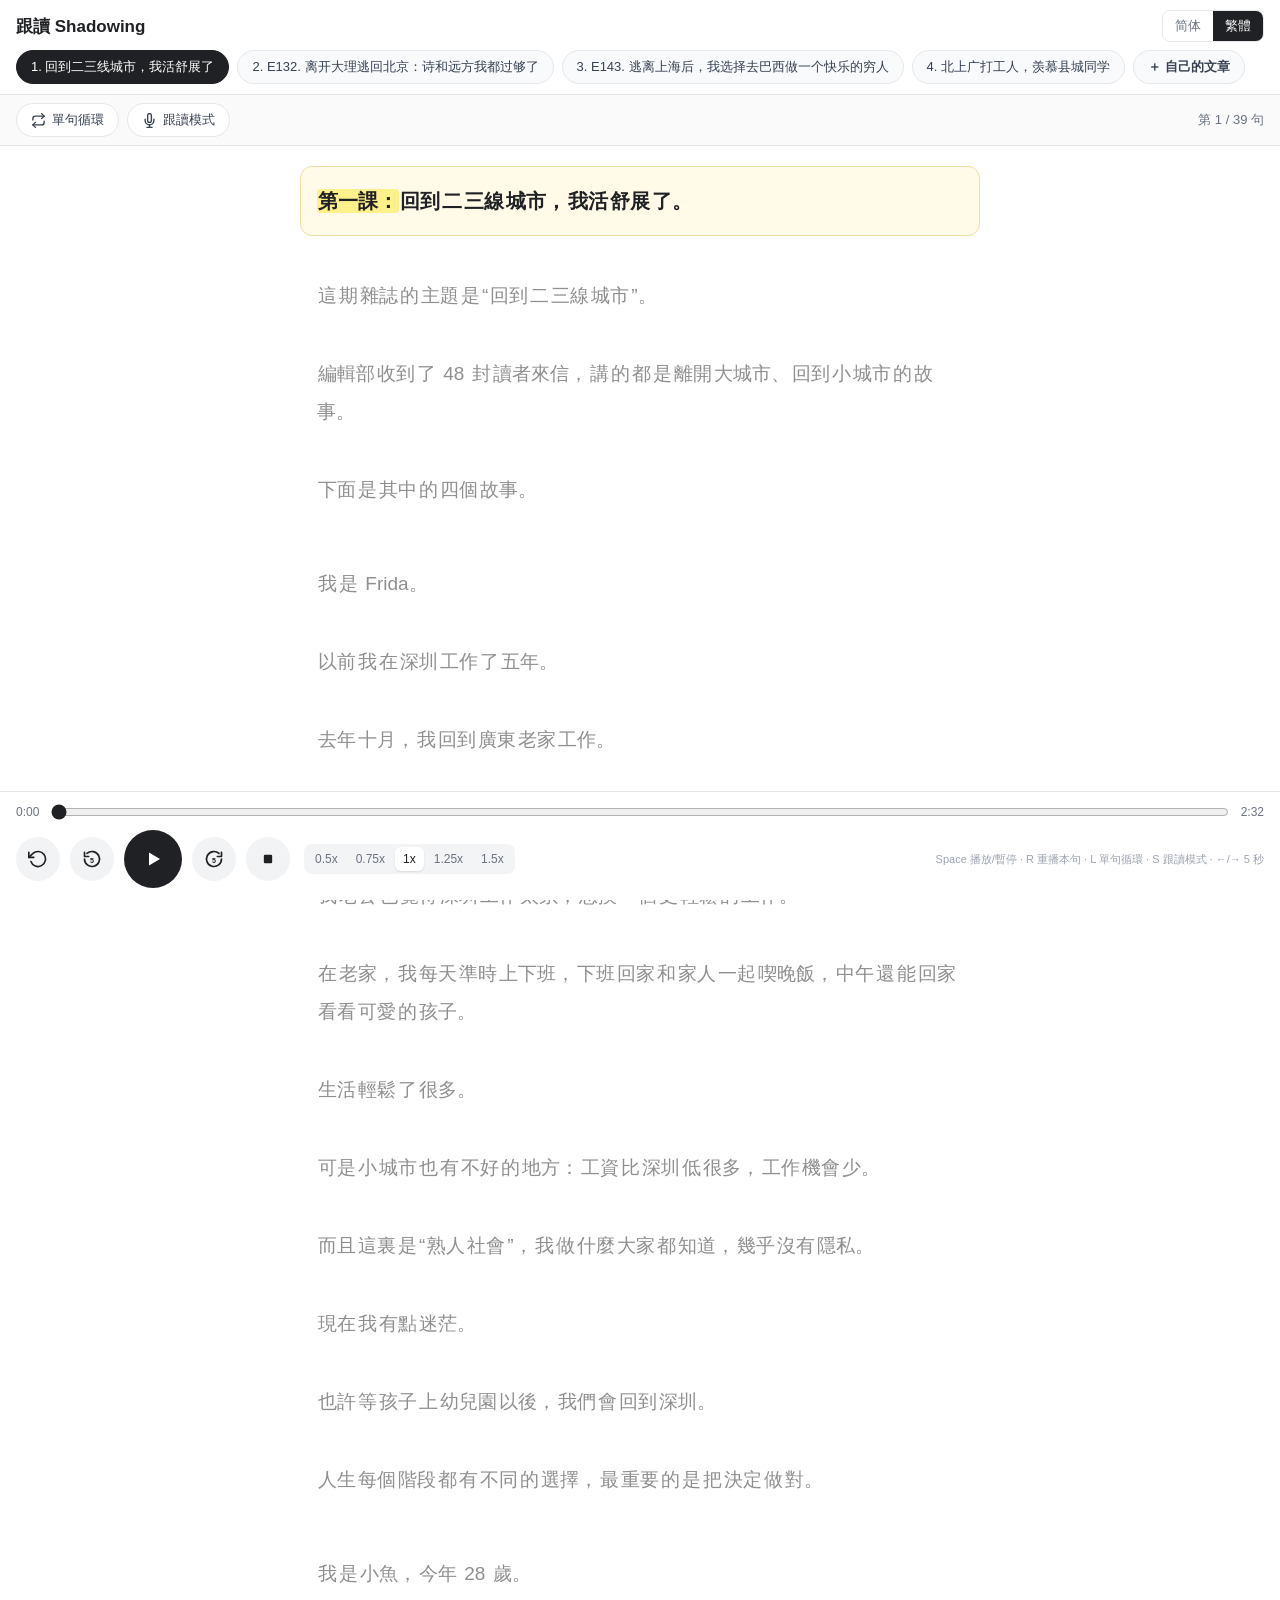
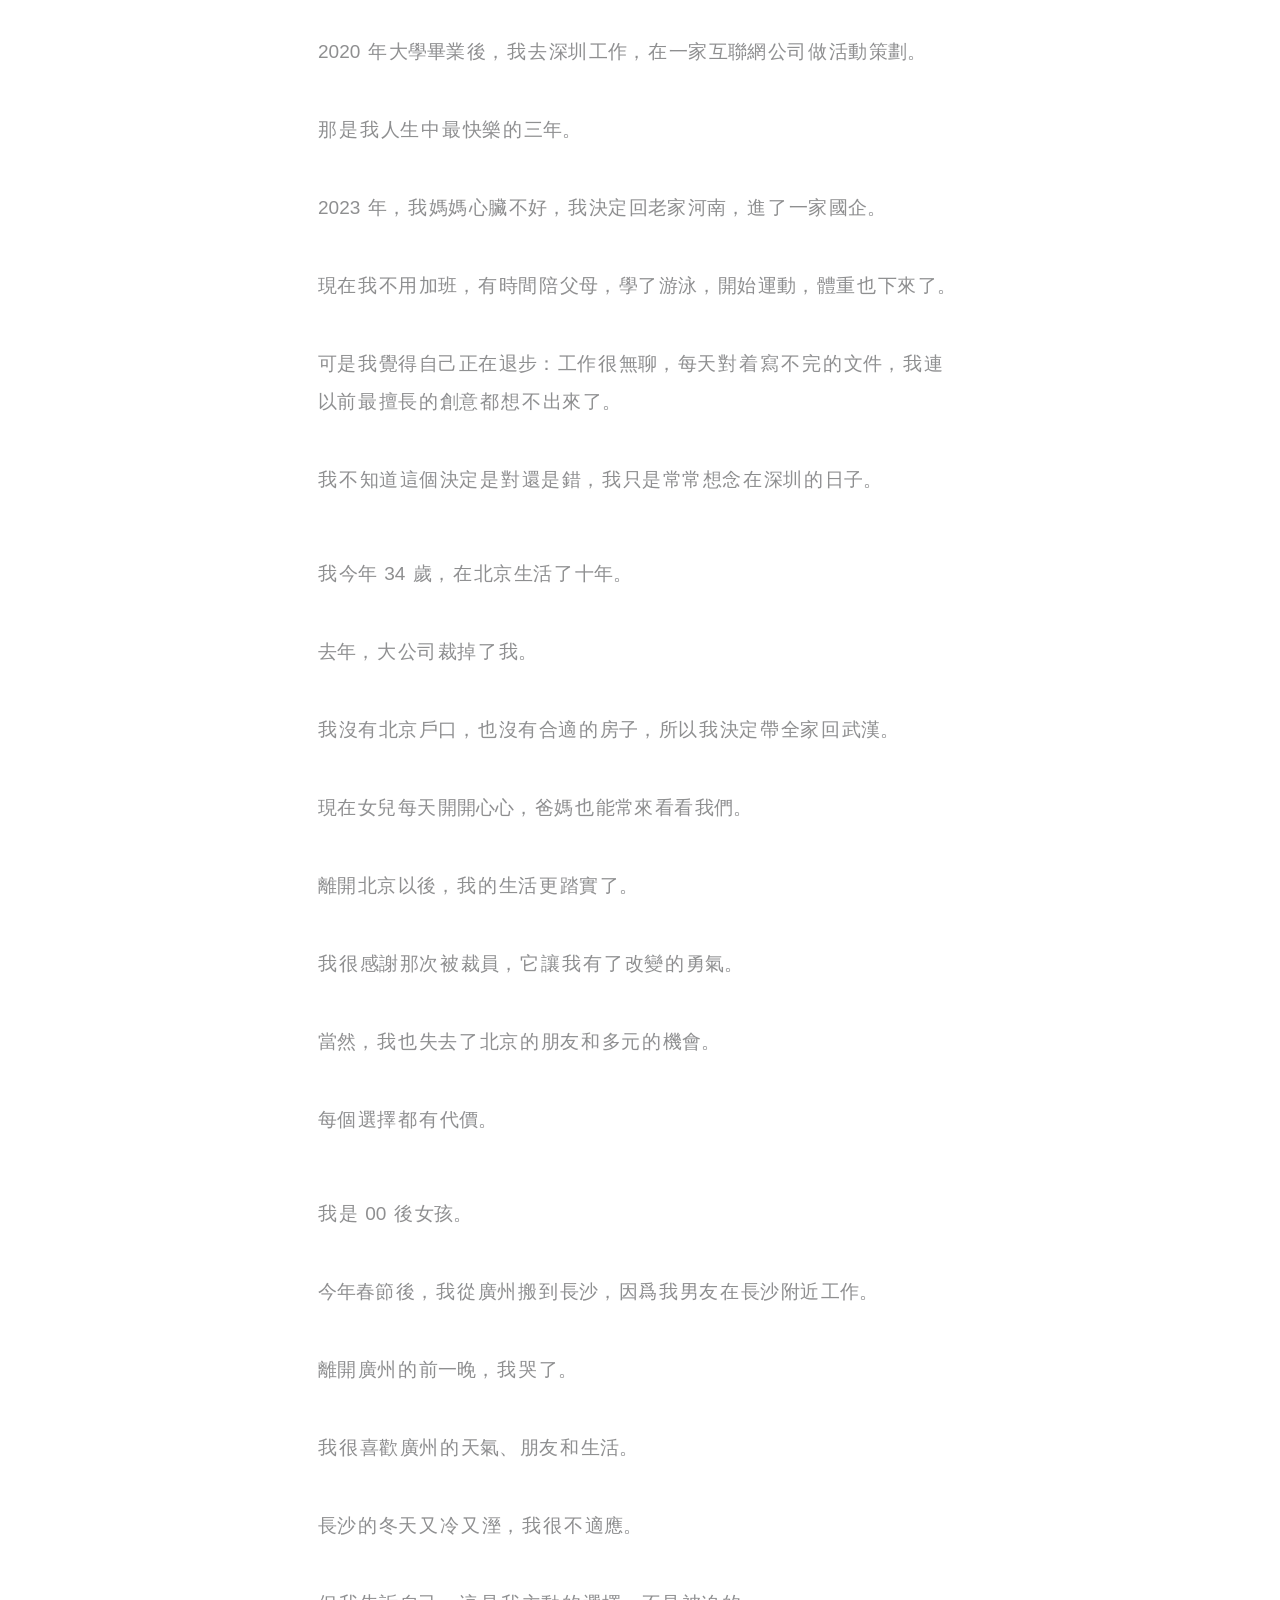
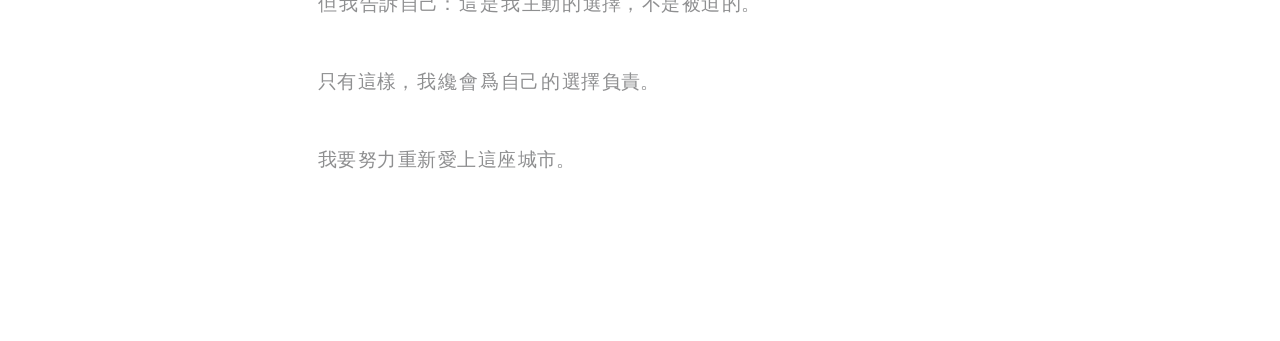
<file: shadowing/index.html>
<!DOCTYPE html>
<html lang="zh-Hant">
<head>
<meta charset="UTF-8">
<meta name="viewport" content="width=device-width, initial-scale=1.0, viewport-fit=cover">
<title>Chinese shadowing — Evan Young</title>
<meta name="description" content="Shadow spoken Mandarin sentence by sentence, with word-level highlighting and an auto-pause drill.">
<style>
  * { box-sizing: border-box; -webkit-tap-highlight-color: transparent; }
  body { font-family: -apple-system, "PingFang TC", "PingFang SC", "Microsoft JhengHei", sans-serif;
         margin: 0; background: #ffffff; color: #202124; }
  header { position: sticky; top: 0; z-index: 10; background: #fff; border-bottom: 1px solid #e5e7eb;
           padding: 10px 16px 0; }
  .hrow { display: flex; align-items: center; justify-content: space-between; margin-bottom: 8px; }
  .hrow h1 { font-size: 17px; margin: 0; font-weight: 600; }
  .seg { display: inline-flex; border: 1px solid #e5e7eb; border-radius: 8px; overflow: hidden; }
  .seg button { border: none; background: #fff; padding: 6px 12px; font-size: 13px; color: #6b7280; cursor: pointer; }
  .seg button.active { background: #202124; color: #fff; }
  .tabs { display: flex; gap: 8px; overflow-x: auto; padding-bottom: 10px; }
  .tab { flex: 0 0 auto; border: 1px solid #e5e7eb; background: #f9fafb; border-radius: 999px;
         padding: 7px 14px; font-size: 13px; color: #374151; cursor: pointer; white-space: nowrap; }
  .tab.active { background: #202124; border-color: #202124; color: #fff; }
  .toolbar { position: sticky; top: var(--hh, 84px); z-index: 9;
             display: flex; flex-wrap: wrap; align-items: center; gap: 8px; padding: 8px 16px;
             border-bottom: 1px solid #e5e7eb; background: #fafafa; font-size: 13px; color: #6b7280; }
  #gapWrap { display: inline-flex; align-items: center; gap: 6px; }
  #gapWrap .lbl { font-size: 12px; color: #9ca3af; }
  #gaps { display: inline-flex; align-items: center; gap: 2px;
          background: #f3f4f6; border-radius: 8px; padding: 3px; }
  #gaps button { border: none; background: none; width: 26px; height: 24px; font-size: 15px; line-height: 1;
                 color: #374151; border-radius: 6px; cursor: pointer; }
  #gaps button:disabled { color: #d1d5db; cursor: default; }
  #gaps button:not(:disabled):active { background: #e5e7eb; }
  #gapVal { min-width: 46px; text-align: center; font-size: 12px; color: #202124;
            font-variant-numeric: tabular-nums; }
  .tbtn { display: inline-flex; align-items: center; gap: 6px; border: 1px solid #e5e7eb;
          background: #fff; border-radius: 999px; padding: 7px 14px;
          font-size: 13px; color: #374151; cursor: pointer; }
  .tbtn svg { width: 15px; height: 15px; }
  .tbtn.on { background: #202124; border-color: #202124; color: #fff; }
  #progress { margin-left: auto; }
  main { max-width: 720px; margin: 0 auto; padding: 20px 20px calc(200px + env(safe-area-inset-bottom)); }
  .sent { font-size: 19px; line-height: 2.0; padding: 14px 16px; margin: 0 0 10px;
          border-radius: 12px; border: 1px solid transparent; cursor: pointer;
          opacity: .5; transition: opacity .25s, background .25s, border-color .25s; }
  .sent.title { font-size: 20px; font-weight: 700; }
  .sent.pstart { margin-top: 26px; }
  .sent.active { opacity: 1; background: #fffbe8; border-color: #ecdfa0; }
  .sent.shadowing { opacity: 1; background: #eafaf0; border-color: #86d6a6; }
  .w { cursor: pointer; border-radius: 4px; padding: 1px 1px; }
  .w:hover { background: #f3f4f6; }
  .w.cur { background: #fef08a; }
  /* bottom player */
  #player { position: fixed; bottom: 0; left: 0; right: 0; background: #fff;
            border-top: 1px solid #e5e7eb; z-index: 20;
            padding: 8px 16px calc(12px + env(safe-area-inset-bottom)); }
  #gapcue { display: none; align-items: center; gap: 10px; margin-bottom: 8px;
            font-size: 12px; color: #1c7a4a; font-variant-numeric: tabular-nums; }
  #gapcue.on { display: flex; }
  #gapText { flex: 0 0 auto; font-weight: 600; }
  #gapBarWrap { flex: 1; height: 6px; background: #e6f4ec; border-radius: 999px; overflow: hidden; }
  #gapBar { height: 100%; width: 100%; background: #34a853; border-radius: 999px; }
  #times { display: flex; align-items: center; gap: 10px; font-size: 12px; color: #6b7280;
           font-variant-numeric: tabular-nums; }
  #scrub { flex: 1; accent-color: #202124; height: 20px; cursor: pointer; }
  #controls { display: flex; flex-wrap: wrap; align-items: center; gap: 10px; margin-top: 6px; }
  .cbtn { width: 44px; height: 44px; border-radius: 50%; border: none; background: #f1f3f4;
          color: #202124; cursor: pointer; display: flex; align-items: center; justify-content: center;
          padding: 0; flex: 0 0 auto; }
  .cbtn:active { background: #e2e5ea; }
  .cbtn svg { width: 20px; height: 20px; display: block; }
  #btnPlay { width: 58px; height: 58px; background: #202124; color: #fff; }
  #btnPlay:active { background: #000; }
  #btnPlay svg { width: 24px; height: 24px; }
  #speeds { display: flex; gap: 2px; background: #f3f4f6; border-radius: 8px; padding: 3px; margin-left: 4px; }
  #speeds button { border: none; background: none; font-size: 12px; color: #6b7280; padding: 5px 8px;
                   border-radius: 6px; cursor: pointer; font-variant-numeric: tabular-nums; }
  #speeds button.active { background: #fff; color: #202124; box-shadow: 0 1px 2px rgba(0,0,0,.1); }
  #hint { margin-left: auto; font-size: 11px; color: #9ca3af; }
  .tab.add { font-weight: 600; }
  #btnDel { margin-left: 4px; color: #b42318; border-color: #f0c8c3; }
  /* add-article panel */
  #addOverlay { position: fixed; inset: 0; background: rgba(0,0,0,.35); z-index: 40;
                display: none; align-items: center; justify-content: center; padding: 16px; }
  #addOverlay.on { display: flex; }
  #addPanel { background: #fff; border-radius: 14px; width: 100%; max-width: 480px;
              padding: 20px; box-shadow: 0 12px 40px rgba(0,0,0,.2); max-height: 90vh; overflow: auto; }
  #addPanel h2 { margin: 0 0 14px; font-size: 16px; font-weight: 600; }
  #addPanel label { display: block; font-size: 12px; color: #6b7280; margin: 12px 0 4px; }
  #addPanel input, #addPanel textarea {
      width: 100%; border: 1px solid #e5e7eb; border-radius: 8px; padding: 9px 11px;
      font-size: 14px; font-family: inherit; color: #202124; background: #fff; }
  #addPanel textarea { height: 150px; resize: vertical; line-height: 1.7; }
  #addPanel input:focus, #addPanel textarea:focus { outline: 2px solid #202124; outline-offset: -1px; }
  .seg2 { display: inline-flex; border: 1px solid #e5e7eb; border-radius: 8px; overflow: hidden; margin-bottom: 10px; }
  .seg2 button { border: none; background: #fff; padding: 6px 14px; font-size: 13px; color: #6b7280; cursor: pointer; }
  .seg2 button.on { background: #202124; color: #fff; }
  #addPanel .note { font-size: 11px; color: #9ca3af; margin: 10px 0 0; line-height: 1.6; }
  #addProgressWrap { display: none; height: 6px; background: #eef1f4; border-radius: 999px;
                     overflow: hidden; margin-top: 14px; }
  #addProgress { height: 100%; width: 0; background: #202124; transition: width .2s; }
  #addPanel .row { display: flex; align-items: center; gap: 8px; margin-top: 16px; }
  #addStatus { flex: 1; font-size: 12px; color: #6b7280; font-variant-numeric: tabular-nums; }
  #addPanel .row button { border: 1px solid #e5e7eb; background: #fff; border-radius: 8px;
                          padding: 8px 16px; font-size: 13px; cursor: pointer; color: #374151; }
  #addPanel .row button.primary { background: #202124; border-color: #202124; color: #fff; }
  #addPanel .row button:disabled { opacity: .5; cursor: default; }
  @media (max-width: 560px){ #hint{ display:none; } .sent{ font-size: 18px; } }
</style>
</head>
<body>
<header>
  <div class="hrow">
    <h1>跟讀 Shadowing</h1>
    <div class="seg" id="scriptSeg">
      <button data-s="simp">简体</button><button data-s="trad" class="active">繁體</button>
    </div>
  </div>
  <div class="tabs" id="tabs"></div>
</header>
<div class="toolbar">
  <button class="tbtn" id="btnLoop"><svg viewBox="0 0 24 24" fill="none" stroke="currentColor" stroke-width="2.2" stroke-linecap="round" stroke-linejoin="round"><polyline points="17 1 21 5 17 9"/><path d="M3 11V9a4 4 0 0 1 4-4h14"/><polyline points="7 23 3 19 7 15"/><path d="M21 13v2a4 4 0 0 1-4 4H3"/></svg>單句循環</button>
  <button class="tbtn" id="btnShadow"><svg viewBox="0 0 24 24" fill="none" stroke="currentColor" stroke-width="2.2" stroke-linecap="round" stroke-linejoin="round"><path d="M12 1a3 3 0 0 0-3 3v8a3 3 0 0 0 6 0V4a3 3 0 0 0-3-3z"/><path d="M19 10v2a7 7 0 0 1-14 0v-2"/><line x1="12" y1="19" x2="12" y2="23"/><line x1="8" y1="23" x2="16" y2="23"/></svg>跟讀模式</button>
  <span id="gapWrap"><span class="lbl">停頓</span><span id="gaps"><button id="gapDn" type="button" title="縮短停頓">−</button><span id="gapVal"></span><button id="gapUp" type="button" title="延長停頓">+</button></span></span>
  <button class="tbtn" id="btnDel" style="display:none" title="刪除這篇文章">刪除</button>
  <span id="progress"></span>
</div>
<main id="doc"></main>
<div id="player">
  <div id="gapcue"><span id="gapText">換你說</span><div id="gapBarWrap"><div id="gapBar"></div></div></div>
  <div id="times"><span id="tCur">0:00</span><input type="range" id="scrub" min="0" max="1000" value="0"><span id="tDur">0:00</span></div>
  <div id="controls">
    <button class="cbtn" id="btnReplay" title="重播本句 (R)"><svg viewBox="0 0 24 24" fill="none" stroke="currentColor" stroke-width="2" stroke-linecap="round" stroke-linejoin="round"><polyline points="1 4 1 10 7 10"/><path d="M3.51 15a9 9 0 1 0 2.13-9.36L1 10"/></svg></button>
    <button class="cbtn" id="btnBack" title="後退 5 秒"><svg viewBox="0 0 24 24" fill="none" stroke="currentColor" stroke-width="2" stroke-linecap="round" stroke-linejoin="round"><path d="M3 12a9 9 0 1 0 3-6.7"/><polyline points="3 4 3 9 8 9"/><text x="12" y="16.5" text-anchor="middle" font-size="8.5" fill="currentColor" stroke="none" font-weight="700">5</text></svg></button>
    <button class="cbtn" id="btnPlay" title="播放/暫停"></button>
    <button class="cbtn" id="btnFwd" title="前進 5 秒"><svg viewBox="0 0 24 24" fill="none" stroke="currentColor" stroke-width="2" stroke-linecap="round" stroke-linejoin="round"><path d="M21 12a9 9 0 1 1-3-6.7"/><polyline points="21 4 21 9 16 9"/><text x="12" y="16.5" text-anchor="middle" font-size="8.5" fill="currentColor" stroke="none" font-weight="700">5</text></svg></button>
    <button class="cbtn" id="btnStop" title="停止"><svg viewBox="0 0 24 24"><rect x="7" y="7" width="10" height="10" rx="1.5" fill="currentColor"/></svg></button>
    <div id="speeds"></div>
    <span id="hint">Space 播放/暫停 · R 重播本句 · L 單句循環 · S 跟讀模式 · ←/→ 5 秒</span>
  </div>
</div>

<div id="addOverlay"><div id="addPanel">
  <h2>新增文章</h2>
  <div class="seg2"><button id="tabPaste" class="on">貼上文字</button><button id="tabUrl">從網址</button></div>
  <textarea id="addText" placeholder="貼上中文文章，空行分段…"></textarea>
  <input id="addUrl" placeholder="https://…" style="display:none">
  <label for="addTitle">標題（選填）</label>
  <input id="addTitle" placeholder="留空就用第一句">
  <label for="addVoice">語音（選填）</label>
  <input id="addVoice" placeholder="留空 = Fish Audio 預設">
  <label for="addKey">OpenRouter API key</label>
  <input id="addKey" type="password" placeholder="sk-or-v1-…" autocomplete="off">
  <p class="note">語音用 Fish Audio S2.1 Pro（免費）逐句生成，金鑰只存在這台瀏覽器裡。網址模式透過 r.jina.ai 擷取正文。</p>
  <div id="addProgressWrap"><div id="addProgress"></div></div>
  <div class="row"><span id="addStatus"></span><button id="addCancel">取消</button><button id="addGo" class="primary">生成語音</button></div>
</div></div>

<script>
const DATA = [{"title": "回到二三线城市，我活舒展了", "intro": [["第一课：", "第一課：", 0.0, 0.56, 0], ["回到", "回到", 0.68, 0.98, 0], ["二", "二", 0.98, 1.18, 0], ["三线", "三線", 1.18, 1.56, 0], ["城市，", "城市，", 1.56, 1.94, 0], ["我活", "我活", 1.94, 2.46, 0], ["舒展", "舒展", 2.46, 2.9, 0], ["了。", "了。", 2.9, 3.1, 0]], "paras": [[[["这", "這", 3.1, 3.76, 1], ["期", "期", 3.76, 3.92, 1], ["杂志", "雜誌", 3.92, 4.22, 1], ["的", "的", 4.22, 4.32, 1], ["主题", "主題", 4.32, 4.66, 1], ["是", "是", 4.66, 4.84, 1], ["“", "“", 4.75, 4.97, 1], ["回到", "回到", 4.84, 5.28, 1], ["二", "二", 5.28, 5.5, 1], ["三线", "三線", 5.5, 5.88, 1], ["城市", "城市", 5.88, 6.44, 1], ["”。", "”。", 6.44, 6.61, 1]], [["编辑部", "編輯部", 6.61, 7.12, 2], ["收到", "收到", 7.12, 7.44, 2], ["了 ", "了 ", 7.44, 7.56, 2], ["48 ", "48 ", 7.56, 7.86, 2], ["封", "封", 7.86, 8.24, 2], ["读者来信，", "讀者來信，", 8.24, 8.96, 2], ["讲", "講", 8.96, 9.44, 2], ["的", "的", 9.44, 9.56, 2], ["都", "都", 9.56, 9.71, 2], ["是", "是", 9.71, 9.86, 2], ["离开", "離開", 9.86, 10.28, 2], ["大城市、", "大城市、", 10.28, 10.88, 2], ["回到", "回到", 11.04, 11.3, 2], ["小", "小", 11.3, 11.54, 2], ["城市", "城市", 11.54, 11.92, 2], ["的", "的", 11.92, 12.02, 2], ["故事。", "故事。", 12.02, 12.44, 2]], [["下面", "下面", 12.44, 12.98, 3], ["是", "是", 12.98, 13.26, 3], ["其中", "其中", 13.26, 13.66, 3], ["的", "的", 13.66, 13.8, 3], ["四个", "四個", 13.8, 14.12, 3], ["故事。", "故事。", 14.12, 14.52, 3]]], [[["我", "我", 14.52, 14.77, 4], ["是 ", "是 ", 14.77, 15.02, 4], ["Frida。", "Frida。", 15.02, 15.46, 4]], [["以前", "以前", 15.46, 16.16, 5], ["我", "我", 16.16, 16.35, 5], ["在", "在", 16.35, 16.54, 5], ["深圳", "深圳", 16.54, 16.94, 5], ["工作", "工作", 16.94, 17.2, 5], ["了", "了", 17.2, 17.42, 5], ["五年。", "五年。", 17.42, 17.84, 5]], [["去年", "去年", 17.84, 18.58, 6], ["十月，", "十月，", 18.58, 19.0, 6], ["我", "我", 19.0, 19.26, 6], ["回到", "回到", 19.26, 19.62, 6], ["广东", "廣東", 19.62, 20.02, 6], ["老家", "老家", 20.02, 20.4, 6], ["工作。", "工作。", 20.4, 20.76, 6]], [["回家", "回家", 20.76, 21.52, 7], ["的", "的", 21.52, 21.64, 7], ["决定", "決定", 21.64, 21.96, 7], ["很", "很", 21.96, 22.14, 7], ["复杂：", "複雜：", 22.14, 22.56, 7], ["我生", "我生", 22.56, 23.26, 7], ["了", "了", 23.26, 23.4, 7], ["孩子，", "孩子，", 23.4, 23.7, 7], ["需要", "需要", 24.0, 24.2, 7], ["父母", "父母", 24.2, 24.66, 7], ["帮忙", "幫忙", 24.66, 25.08, 7], ["照顾", "照顧", 25.08, 25.42, 7], ["孩子；", "孩子；", 25.42, 25.7, 7]], [["我", "我", 25.7, 26.26, 8], ["老公", "老公", 26.26, 26.6, 8], ["也", "也", 26.6, 26.76, 8], ["觉得", "覺得", 26.76, 26.98, 8], ["深圳", "深圳", 26.98, 27.44, 8], ["工作", "工作", 27.44, 27.72, 8], ["太累，", "太累，", 27.72, 28.22, 8], ["想换", "想換", 28.22, 28.92, 8], ["一个", "一個", 28.92, 29.14, 8], ["更", "更", 29.14, 29.36, 8], ["轻松", "輕鬆", 29.36, 29.8, 8], ["的", "的", 29.8, 29.92, 8], ["工作。", "工作。", 29.92, 30.2, 8]], [["在", "在", 30.2, 30.86, 9], ["老家，", "老家，", 30.86, 31.24, 9], ["我", "我", 31.24, 31.54, 9], ["每天", "每天", 31.54, 31.94, 9], ["准时", "準時", 31.94, 32.36, 9], ["上下班，", "上下班，", 32.36, 32.96, 9], ["下班", "下班", 32.96, 33.7, 9], ["回家", "回家", 33.7, 34.12, 9], ["和", "和", 34.12, 34.38, 9], ["家人", "家人", 34.38, 34.78, 9], ["一起", "一起", 34.78, 35.02, 9], ["吃晚饭，", "喫晚飯，", 35.02, 35.64, 9], ["中午", "中午", 35.64, 36.36, 9], ["还", "還", 36.36, 36.54, 9], ["能", "能", 36.54, 36.66, 9], ["回家", "回家", 36.66, 37.06, 9], ["看看", "看看", 37.06, 37.32, 9], ["可爱", "可愛", 37.32, 37.7, 9], ["的", "的", 37.7, 37.9, 9], ["孩子。", "孩子。", 37.9, 38.18, 9]], [["生活", "生活", 38.18, 38.96, 10], ["轻松", "輕鬆", 38.96, 39.46, 10], ["了", "了", 39.46, 39.58, 10], ["很多。", "很多。", 39.58, 39.88, 10]], [["可是", "可是", 39.88, 40.56, 11], ["小", "小", 40.56, 40.86, 11], ["城市", "城市", 40.86, 41.24, 11], ["也", "也", 41.24, 41.44, 11], ["有", "有", 41.44, 41.6, 11], ["不好", "不好", 41.6, 41.88, 11], ["的", "的", 41.88, 42.12, 11], ["地方：", "地方：", 42.12, 42.38, 11], ["工资", "工資", 42.38, 43.16, 11], ["比", "比", 43.16, 43.38, 11], ["深圳", "深圳", 43.38, 43.74, 11], ["低", "低", 43.74, 43.96, 11], ["很多，", "很多，", 43.96, 44.34, 11], ["工作", "工作", 44.68, 45.08, 11], ["机会", "機會", 45.08, 45.36, 11], ["少。", "少。", 45.36, 45.68, 11]], [["而且", "而且", 45.68, 46.26, 12], ["这里", "這裏", 46.26, 46.56, 12], ["是", "是", 46.56, 46.86, 12], ["“", "“", 46.71, 46.99, 12], ["熟人", "熟人", 46.86, 47.3, 12], ["社会", "社會", 47.3, 47.7, 12], ["”，", "”，", 47.7, 47.92, 12], ["我", "我", 47.92, 48.2, 12], ["做", "做", 48.2, 48.38, 12], ["什么", "什麼", 48.38, 48.62, 12], ["大家", "大家", 48.62, 48.81, 12], ["都", "都", 48.81, 48.9, 12], ["知道，", "知道，", 48.9, 49.44, 12], ["几乎", "幾乎", 49.68, 50.14, 12], ["没有", "沒有", 50.14, 50.32, 12], ["隐私。", "隱私。", 50.32, 50.8, 12]], [["现在", "現在", 50.8, 51.42, 13], ["我", "我", 51.42, 51.63, 13], ["有点", "有點", 51.63, 52.04, 13], ["迷茫。", "迷茫。", 52.04, 52.4, 13]], [["也许", "也許", 52.4, 53.24, 14], ["等", "等", 53.24, 53.4, 14], ["孩子", "孩子", 53.4, 53.7, 14], ["上", "上", 53.7, 53.96, 14], ["幼儿园", "幼兒園", 53.96, 54.4, 14], ["以后，", "以後，", 54.4, 54.74, 14], ["我们", "我們", 54.74, 55.23, 14], ["会", "會", 55.23, 55.46, 14], ["回到", "回到", 55.46, 55.84, 14], ["深圳。", "深圳。", 55.84, 56.2, 14]], [["人生", "人生", 56.2, 57.0, 15], ["每个", "每個", 57.0, 57.35, 15], ["阶段", "階段", 57.35, 57.7, 15], ["都", "都", 57.7, 57.83, 15], ["有", "有", 57.83, 57.96, 15], ["不同", "不同", 57.96, 58.34, 15], ["的", "的", 58.34, 58.54, 15], ["选择，", "選擇，", 58.54, 58.98, 15], ["最", "最", 58.98, 59.46, 15], ["重要", "重要", 59.46, 59.76, 15], ["的", "的", 59.76, 59.92, 15], ["是", "是", 59.92, 60.08, 15], ["把", "把", 60.08, 60.24, 15], ["决定", "決定", 60.24, 60.66, 15], ["做", "做", 60.66, 60.84, 15], ["对。", "對。", 60.84, 61.02, 15]]], [[["我", "我", 61.02, 61.39, 16], ["是", "是", 61.39, 61.76, 16], ["小鱼，", "小魚，", 61.76, 62.3, 16], ["今年 ", "今年 ", 62.54, 62.72, 16], ["28 ", "28 ", 62.72, 63.24, 16], ["岁。", "歲。", 63.24, 63.58, 16]], [["2020 ", "2020 ", 63.58, 64.2, 17], ["年", "年", 64.2, 64.7, 17], ["大学毕业", "大學畢業", 64.7, 65.45, 17], ["后，", "後，", 65.45, 65.62, 17], ["我", "我", 65.62, 66.02, 17], ["去", "去", 66.02, 66.18, 17], ["深圳", "深圳", 66.18, 66.54, 17], ["工作，", "工作，", 66.54, 66.9, 17], ["在", "在", 66.9, 67.42, 17], ["一家", "一家", 67.42, 67.7, 17], ["互联网", "互聯網", 67.7, 68.2, 17], ["公司", "公司", 68.2, 68.62, 17], ["做", "做", 68.62, 68.84, 17], ["活动", "活動", 68.84, 69.24, 17], ["策划。", "策劃。", 69.24, 69.62, 17]], [["那", "那", 69.62, 70.24, 18], ["是", "是", 70.24, 70.34, 18], ["我", "我", 70.34, 70.44, 18], ["人生", "人生", 70.44, 70.88, 18], ["中", "中", 70.88, 71.06, 18], ["最", "最", 71.06, 71.3, 18], ["快乐", "快樂", 71.3, 71.72, 18], ["的", "的", 71.72, 71.84, 18], ["三年。", "三年。", 71.84, 72.24, 18]], [["2023 ", "2023 ", 72.24, 73.24, 19], ["年，", "年，", 73.24, 73.58, 19], ["我", "我", 73.58, 73.86, 19], ["妈妈", "媽媽", 73.86, 74.24, 19], ["心脏", "心臟", 74.24, 74.54, 19], ["不好，", "不好，", 74.54, 74.88, 19], ["我", "我", 74.88, 75.4, 19], ["决定", "決定", 75.4, 75.72, 19], ["回老家", "回老家", 75.72, 76.26, 19], ["河南，", "河南，", 76.26, 76.74, 19], ["进", "進", 76.74, 77.24, 19], ["了", "了", 77.24, 77.38, 19], ["一家", "一家", 77.38, 77.66, 19], ["国企。", "國企。", 77.66, 78.1, 19]], [["现在", "現在", 78.1, 78.74, 20], ["我", "我", 78.74, 79.08, 20], ["不用", "不用", 79.08, 79.32, 20], ["加班，", "加班，", 79.32, 79.8, 20], ["有", "有", 79.8, 80.24, 20], ["时间", "時間", 80.24, 80.54, 20], ["陪", "陪", 80.54, 80.82, 20], ["父母，", "父母，", 80.82, 81.3, 20], ["学了", "學了", 81.3, 81.9, 20], ["游泳，", "游泳，", 81.9, 82.26, 20], ["开始", "開始", 82.52, 82.82, 20], ["运动，", "運動，", 82.82, 83.51, 20], ["体重", "體重", 83.51, 84.04, 20], ["也", "也", 84.04, 84.22, 20], ["下来", "下來", 84.22, 84.57, 20], ["了。", "了。", 84.57, 84.7, 20]], [["可是", "可是", 84.7, 85.34, 21], ["我", "我", 85.34, 85.45, 21], ["觉得", "覺得", 85.45, 85.68, 21], ["自己", "自己", 85.68, 86.12, 21], ["正在", "正在", 86.12, 86.52, 21], ["退步：", "退步：", 86.52, 86.98, 21], ["工作", "工作", 86.98, 87.58, 21], ["很", "很", 87.58, 87.88, 21], ["无聊，", "無聊，", 87.88, 88.22, 21], ["每天", "每天", 88.52, 89.02, 21], ["对", "對", 89.02, 89.19, 21], ["着", "着", 89.19, 89.37, 21], ["写", "寫", 89.37, 89.54, 21], ["不", "不", 89.54, 89.68, 21], ["完", "完", 89.68, 89.84, 21], ["的", "的", 89.84, 89.96, 21], ["文件，", "文件，", 89.96, 90.3, 21], ["我", "我", 90.3, 90.82, 21], ["连", "連", 90.82, 90.98, 21], ["以前", "以前", 90.98, 91.32, 21], ["最", "最", 91.32, 91.56, 21], ["擅长", "擅長", 91.56, 92.0, 21], ["的", "的", 92.0, 92.14, 21], ["创意", "創意", 92.14, 92.5, 21], ["都", "都", 92.5, 92.66, 21], ["想", "想", 92.66, 92.86, 21], ["不", "不", 92.86, 93.02, 21], ["出来", "出來", 93.02, 93.27, 21], ["了。", "了。", 93.27, 93.4, 21]], [["我", "我", 93.4, 93.59, 22], ["不", "不", 93.59, 93.79, 22], ["知道", "知道", 93.79, 94.18, 22], ["这个", "這個", 94.18, 94.62, 22], ["决定", "決定", 94.62, 94.98, 22], ["是", "是", 94.98, 95.16, 22], ["对", "對", 95.16, 95.3, 22], ["还是", "還是", 95.3, 95.56, 22], ["错，", "錯，", 95.56, 95.86, 22], ["我", "我", 95.86, 96.38, 22], ["只是", "只是", 96.38, 96.6, 22], ["常常", "常常", 96.6, 97.1, 22], ["想念", "想念", 97.1, 97.52, 22], ["在", "在", 97.52, 97.72, 22], ["深圳", "深圳", 97.72, 98.1, 22], ["的", "的", 98.1, 98.24, 22], ["日子。", "日子。", 98.24, 98.82, 22]]], [[["我", "我", 98.82, 99.12, 23], ["今年 ", "今年 ", 99.12, 99.32, 23], ["34 ", "34 ", 99.32, 99.78, 23], ["岁，", "歲，", 99.78, 100.26, 23], ["在", "在", 100.26, 100.7, 23], ["北京", "北京", 100.7, 101.1, 23], ["生活", "生活", 101.1, 101.38, 23], ["了", "了", 101.38, 101.6, 23], ["十年。", "十年。", 101.6, 102.18, 23]], [["去年，", "去年，", 102.18, 102.94, 24], ["大", "大", 102.94, 103.24, 24], ["公司", "公司", 103.24, 103.64, 24], ["裁掉", "裁掉", 103.64, 104.04, 24], ["了", "了", 104.04, 104.18, 24], ["我。", "我。", 104.18, 104.38, 24]], [["我", "我", 104.38, 104.82, 25], ["没有", "沒有", 104.82, 105.02, 25], ["北京", "北京", 105.02, 105.42, 25], ["户口，", "戶口，", 105.42, 105.84, 25], ["也", "也", 106.1, 106.32, 25], ["没有", "沒有", 106.32, 106.54, 25], ["合适", "合適", 106.54, 106.94, 25], ["的", "的", 106.94, 107.06, 25], ["房子，", "房子，", 107.06, 107.46, 25], ["所以", "所以", 107.46, 108.0, 25], ["我", "我", 108.0, 108.18, 25], ["决定", "決定", 108.18, 108.52, 25], ["带", "帶", 108.52, 108.68, 25], ["全家", "全家", 108.68, 109.14, 25], ["回", "回", 109.14, 109.36, 25], ["武汉。", "武漢。", 109.36, 109.83, 25]], [["现在", "現在", 109.83, 110.46, 26], ["女儿", "女兒", 110.46, 110.92, 26], ["每天", "每天", 110.92, 111.34, 26], ["开开心心，", "開開心心，", 111.34, 112.14, 26], ["爸妈", "爸媽", 112.14, 112.82, 26], ["也", "也", 112.82, 112.98, 26], ["能常来", "能常來", 112.98, 113.54, 26], ["看看", "看看", 113.54, 113.8, 26], ["我们。", "我們。", 113.8, 114.31, 26]], [["离开", "離開", 114.31, 114.96, 27], ["北京", "北京", 114.96, 115.3, 27], ["以后，", "以後，", 115.3, 115.66, 27], ["我", "我", 115.66, 115.92, 27], ["的", "的", 115.92, 116.04, 27], ["生活", "生活", 116.04, 116.32, 27], ["更", "更", 116.32, 116.54, 27], ["踏实", "踏實", 116.54, 116.98, 27], ["了。", "了。", 116.98, 117.18, 27]], [["我", "我", 117.18, 117.41, 28], ["很", "很", 117.41, 117.64, 28], ["感谢", "感謝", 117.64, 118.12, 28], ["那次", "那次", 118.12, 118.5, 28], ["被", "被", 118.5, 118.66, 28], ["裁员，", "裁員，", 118.66, 119.14, 28], ["它", "它", 119.14, 119.44, 28], ["让", "讓", 119.44, 119.74, 28], ["我", "我", 119.74, 119.84, 28], ["有", "有", 119.84, 119.94, 28], ["了", "了", 119.94, 120.18, 28], ["改变", "改變", 120.18, 120.58, 28], ["的", "的", 120.58, 120.7, 28], ["勇气。", "勇氣。", 120.7, 121.16, 28]], [["当然，", "當然，", 121.16, 121.82, 29], ["我", "我", 121.82, 122.22, 29], ["也", "也", 122.22, 122.38, 29], ["失去", "失去", 122.38, 122.7, 29], ["了", "了", 122.7, 122.8, 29], ["北京", "北京", 122.8, 123.18, 29], ["的", "的", 123.18, 123.28, 29], ["朋友", "朋友", 123.28, 123.52, 29], ["和", "和", 123.52, 123.8, 29], ["多元", "多元", 123.8, 124.16, 29], ["的", "的", 124.16, 124.28, 29], ["机会。", "機會。", 124.28, 124.58, 29]], [["每个", "每個", 124.58, 125.36, 30], ["选择", "選擇", 125.36, 125.72, 30], ["都", "都", 125.72, 125.85, 30], ["有", "有", 125.85, 125.98, 30], ["代价。", "代價。", 125.98, 126.44, 30]]], [[["我", "我", 126.44, 126.79, 31], ["是 ", "是 ", 126.79, 127.14, 31], ["00 ", "00 ", 127.14, 127.5, 31], ["后", "後", 127.5, 127.74, 31], ["女孩。", "女孩。", 127.74, 128.16, 31]], [["今年春节", "今年春節", 128.16, 129.3, 32], ["后，", "後，", 129.3, 129.5, 32], ["我", "我", 129.5, 129.8, 32], ["从", "從", 129.8, 129.99, 32], ["广州", "廣州", 129.99, 130.42, 32], ["搬", "搬", 130.42, 130.62, 32], ["到", "到", 130.62, 130.8, 32], ["长沙，", "長沙，", 130.8, 131.22, 32], ["因为", "因爲", 131.22, 131.82, 32], ["我", "我", 131.82, 132.04, 32], ["男友", "男友", 132.04, 132.4, 32], ["在", "在", 132.4, 132.56, 32], ["长沙", "長沙", 132.56, 132.98, 32], ["附近", "附近", 132.98, 133.36, 32], ["工作。", "工作。", 133.36, 133.74, 32]], [["离开", "離開", 133.74, 134.45, 33], ["广州", "廣州", 134.45, 134.98, 33], ["的", "的", 134.98, 135.1, 33], ["前一晚，", "前一晚，", 135.1, 135.62, 33], ["我", "我", 135.62, 135.92, 33], ["哭", "哭", 135.92, 136.18, 33], ["了。", "了。", 136.18, 136.4, 33]], [["我", "我", 136.4, 136.67, 34], ["很", "很", 136.67, 136.94, 34], ["喜欢", "喜歡", 136.94, 137.34, 34], ["广州", "廣州", 137.34, 137.74, 34], ["的", "的", 137.74, 137.86, 34], ["天气、", "天氣、", 137.86, 138.26, 34], ["朋友", "朋友", 138.46, 138.64, 34], ["和", "和", 138.64, 138.92, 34], ["生活。", "生活。", 138.92, 139.3, 34]], [["长沙", "長沙", 139.3, 140.18, 35], ["的", "的", 140.18, 140.32, 35], ["冬天", "冬天", 140.32, 140.7, 35], ["又", "又", 140.7, 140.88, 35], ["冷", "冷", 140.88, 141.08, 35], ["又", "又", 141.08, 141.26, 35], ["湿，", "溼，", 141.26, 141.48, 35], ["我", "我", 141.48, 142.0, 35], ["很", "很", 142.0, 142.2, 35], ["不", "不", 142.2, 142.38, 35], ["适应。", "適應。", 142.38, 142.84, 35]], [["但", "但", 142.84, 143.22, 36], ["我", "我", 143.22, 143.36, 36], ["告诉", "告訴", 143.36, 143.6, 36], ["自己：", "自己：", 143.6, 143.98, 36], ["这", "這", 143.98, 144.28, 36], ["是", "是", 144.28, 144.58, 36], ["我", "我", 144.58, 144.8, 36], ["主动", "主動", 144.8, 145.18, 36], ["的", "的", 145.18, 145.28, 36], ["选择，", "選擇，", 145.28, 145.78, 36], ["不是", "不是", 145.78, 146.08, 36], ["被迫", "被迫", 146.08, 146.56, 36], ["的。", "的。", 146.56, 146.84, 36]], [["只有", "只有", 146.84, 147.42, 37], ["这样，", "這樣，", 147.42, 147.78, 37], ["我", "我", 147.78, 148.14, 37], ["才", "纔", 148.14, 148.34, 37], ["会", "會", 148.34, 148.49, 37], ["为", "爲", 148.49, 148.64, 37], ["自己", "自己", 148.64, 148.88, 37], ["的", "的", 148.88, 149.06, 37], ["选择", "選擇", 149.06, 149.48, 37], ["负责。", "負責。", 149.48, 149.9, 37]], [["我要", "我要", 149.9, 150.46, 38], ["努力", "努力", 150.46, 150.94, 38], ["重新", "重新", 150.94, 151.36, 38], ["爱上", "愛上", 151.36, 151.78, 38], ["这座", "這座", 151.78, 152.08, 38], ["城市。", "城市。", 152.08, 152.48, 38]]]]}, {"title": "E132. 离开大理逃回北京：诗和远方我都过够了", "intro": [["第二课：", "第二課：", 0.0, 0.7, 0], ["离开", "離開", 1.12, 1.48, 0], ["大理", "大理", 1.48, 1.88, 0], ["逃回", "逃回", 2.08, 2.38, 0], ["北京。", "北京。", 2.38, 2.76, 0]], "paras": [[[["我", "我", 3.16, 3.34, 1], ["是", "是", 3.34, 3.52, 1], ["李汶峰，", "李汶峯，", 3.52, 4.06, 1], ["一个", "一個", 4.48, 4.68, 1], ["从小", "從小", 4.68, 5.1, 1], ["喜欢", "喜歡", 5.1, 5.36, 1], ["音乐", "音樂", 5.36, 5.76, 1], ["的", "的", 5.76, 5.88, 1], ["年轻人。", "年輕人。", 5.88, 6.44, 1]], [["大学毕业", "大學畢業", 6.44, 7.46, 2], ["以后，", "以後，", 7.46, 7.8, 2], ["我", "我", 7.8, 8.22, 2], ["一个", "一個", 8.22, 8.44, 2], ["人", "人", 8.44, 8.62, 2], ["来到", "來到", 8.62, 8.9, 2], ["北京，", "北京，", 8.9, 9.3, 2], ["想", "想", 9.3, 9.82, 2], ["实现", "實現", 9.82, 10.2, 2], ["自己", "自己", 10.2, 10.38, 2], ["的", "的", 10.38, 10.62, 2], ["音乐", "音樂", 10.62, 10.9, 2], ["梦想。", "夢想。", 10.9, 11.28, 2]], [["刚到", "剛到", 11.28, 11.98, 3], ["北京", "北京", 11.98, 12.32, 3], ["的", "的", 12.32, 12.43, 3], ["时候，", "時候，", 12.43, 12.64, 3], ["我", "我", 12.64, 13.18, 3], ["觉得", "覺得", 13.18, 13.36, 3], ["一切", "一切", 13.36, 13.76, 3], ["都", "都", 13.76, 13.9, 3], ["充满希望：", "充滿希望：", 13.9, 14.5, 3], ["我", "我", 14.5, 15.04, 3], ["可以", "可以", 15.04, 15.28, 3], ["在", "在", 15.28, 15.46, 3], ["酒吧", "酒吧", 15.46, 15.78, 3], ["唱歌，", "唱歌，", 15.78, 16.22, 3], ["可以", "可以", 16.22, 16.76, 3], ["认识", "認識", 16.76, 17.1, 3], ["很多", "很多", 17.1, 17.3, 3], ["有", "有", 17.3, 17.56, 3], ["才华", "才華", 17.56, 17.9, 3], ["的", "的", 17.9, 18.02, 3], ["朋友，", "朋友，", 18.02, 18.32, 3], ["可以", "可以", 18.32, 18.94, 3], ["离", "離", 18.94, 19.1, 3], ["梦想", "夢想", 19.1, 19.44, 3], ["越来越近。", "越來越近。", 19.44, 20.14, 3]], [["可是", "可是", 20.14, 20.7, 4], ["几年", "幾年", 20.7, 21.1, 4], ["以后，", "以後，", 21.1, 21.44, 4], ["现实", "現實", 21.78, 22.16, 4], ["让", "讓", 22.16, 22.28, 4], ["我", "我", 22.28, 22.44, 4], ["越来越", "越來越", 22.44, 22.88, 4], ["失望。", "失望。", 22.88, 23.24, 4]], [["演出", "演出", 23.24, 23.92, 5], ["机会", "機會", 23.92, 24.26, 5], ["很少，", "很少，", 24.26, 24.66, 5], ["房租", "房租", 25.02, 25.34, 5], ["却", "卻", 25.34, 25.5, 5], ["越来越", "越來越", 25.5, 25.98, 5], ["贵。", "貴。", 25.98, 26.14, 5]], [["我", "我", 26.14, 26.66, 6], ["每天", "每天", 26.66, 27.06, 6], ["为了", "爲了", 27.06, 27.3, 6], ["生活", "生活", 27.3, 27.56, 6], ["奔波，", "奔波，", 27.56, 28.04, 6], ["慢慢", "慢慢", 28.36, 28.66, 6], ["地，", "地，", 28.66, 28.96, 6], ["音乐", "音樂", 28.96, 29.54, 6], ["从", "從", 29.54, 29.72, 6], ["梦想", "夢想", 29.72, 30.08, 6], ["变成", "變成", 30.08, 30.44, 6], ["了", "了", 30.44, 30.56, 6], ["负担。", "負擔。", 30.56, 30.9, 6]], [["北京", "北京", 30.9, 31.62, 7], ["带给", "帶給", 31.62, 31.94, 7], ["我", "我", 31.94, 32.04, 7], ["的", "的", 32.04, 32.14, 7], ["不再", "不再", 32.14, 32.5, 7], ["是", "是", 32.5, 32.66, 7], ["希望，", "希望，", 32.66, 32.98, 7], ["而是", "而是", 32.98, 33.6, 7], ["失落", "失落", 33.6, 33.98, 7], ["和", "和", 33.98, 34.14, 7], ["厌倦。", "厭倦。", 34.14, 34.48, 7]], [["2013 ", "2013 ", 34.48, 35.44, 8], ["年，", "年，", 35.44, 35.72, 8], ["我", "我", 35.72, 36.12, 8], ["做", "做", 36.12, 36.28, 8], ["了", "了", 36.28, 36.42, 8], ["一个", "一個", 36.42, 36.58, 8], ["大胆", "大膽", 36.58, 36.96, 8], ["的", "的", 36.96, 37.08, 8], ["决定：", "決定：", 37.08, 37.44, 8], ["逃离", "逃離", 37.44, 38.1, 8], ["北京，", "北京，", 38.1, 38.48, 8], ["去", "去", 38.9, 39.0, 8], ["云南", "雲南", 39.0, 39.34, 8], ["大理。", "大理。", 39.34, 39.72, 8]], [["在", "在", 39.72, 40.2, 9], ["我", "我", 40.2, 40.3, 9], ["的", "的", 40.3, 40.4, 9], ["想象", "想象", 40.4, 40.78, 9], ["中，", "中，", 40.78, 41.02, 9], ["大理", "大理", 41.02, 41.68, 9], ["是", "是", 41.68, 41.86, 9], ["个", "個", 41.86, 41.98, 9], ["乌托邦：", "烏托邦：", 41.98, 42.46, 9], ["有", "有", 42.46, 42.98, 9], ["美丽", "美麗", 42.98, 43.36, 9], ["的", "的", 43.36, 43.58, 9], ["洱海、", "洱海、", 43.9, 44.26, 9], ["蓝天白云，", "藍天白雲，", 44.66, 45.74, 9], ["生活", "生活", 45.74, 46.24, 9], ["很", "很", 46.24, 46.54, 9], ["慢，", "慢，", 46.54, 46.76, 9], ["人们", "人們", 47.02, 47.32, 9], ["都", "都", 47.32, 47.44, 9], ["很", "很", 47.44, 47.58, 9], ["自由，", "自由，", 47.58, 47.92, 9], ["可以", "可以", 47.92, 48.48, 9], ["每天", "每天", 48.48, 48.86, 9], ["做", "做", 48.86, 49.02, 9], ["自己", "自己", 49.02, 49.26, 9], ["喜欢", "喜歡", 49.26, 49.6, 9], ["的", "的", 49.6, 49.76, 9], ["事。", "事。", 49.76, 49.92, 9]], [["我", "我", 49.92, 50.22, 10], ["在", "在", 50.22, 50.52, 10], ["大理", "大理", 50.52, 50.86, 10], ["住", "住", 50.86, 51.02, 10], ["了", "了", 51.02, 51.16, 10], ["几年。", "幾年。", 51.16, 51.54, 10]], [["刚", "剛", 51.54, 52.0, 11], ["开始，", "開始，", 52.0, 52.38, 11], ["我", "我", 52.38, 52.84, 11], ["真的", "真的", 52.84, 53.03, 11], ["很", "很", 53.03, 53.12, 11], ["快乐，", "快樂，", 53.12, 53.76, 11], ["觉得", "覺得", 53.76, 54.18, 11], ["自己", "自己", 54.18, 54.42, 11], ["找到", "找到", 54.42, 54.79, 11], ["了", "了", 54.79, 54.9, 11], ["理想", "理想", 54.9, 55.24, 11], ["的", "的", 55.24, 55.36, 11], ["生活。", "生活。", 55.36, 55.7, 11]], [["可是", "可是", 55.7, 56.3, 12], ["慢慢", "慢慢", 56.3, 56.58, 12], ["地，", "地，", 56.58, 56.92, 12], ["问题", "問題", 57.16, 57.44, 12], ["出现", "出現", 57.44, 57.88, 12], ["了：", "了：", 57.88, 58.1, 12], ["大理", "大理", 58.1, 58.66, 12], ["的", "的", 58.66, 58.78, 12], ["工作", "工作", 58.78, 58.98, 12], ["机会", "機會", 58.98, 59.4, 12], ["很少，", "很少，", 59.4, 59.78, 12], ["收入", "收入", 59.78, 60.44, 12], ["很", "很", 60.44, 60.6, 12], ["不", "不", 60.6, 60.78, 12], ["稳定，", "穩定，", 60.78, 61.14, 12], ["生活", "生活", 61.14, 61.72, 12], ["也", "也", 61.72, 61.96, 12], ["没有", "沒有", 61.96, 62.14, 12], ["北京", "北京", 62.14, 62.5, 12], ["方便。", "方便。", 62.5, 62.92, 12]], [["我", "我", 62.92, 63.32, 13], ["开始", "開始", 63.32, 63.54, 13], ["想念", "想念", 63.54, 64.0, 13], ["北京", "北京", 64.0, 64.42, 13], ["的", "的", 64.42, 64.54, 13], ["舞台", "舞臺", 64.54, 64.88, 13], ["和", "和", 64.88, 65.04, 13], ["朋友。", "朋友。", 65.04, 65.4, 13]], [["最后，", "最後，", 65.4, 67.4, 14], ["我", "我", 67.4, 67.72, 14], ["决定", "決定", 67.72, 68.02, 14], ["回到", "回到", 68.02, 68.32, 14], ["北京。", "北京。", 68.32, 68.72, 14]], [["诗", "詩", 68.72, 69.2, 15], ["和", "和", 69.2, 69.36, 15], ["远方，", "遠方，", 69.36, 69.76, 15], ["我", "我", 69.76, 70.04, 15], ["都", "都", 70.04, 70.18, 15], ["过够", "過夠", 70.18, 70.52, 15], ["了。", "了。", 70.52, 70.72, 15]], [["现在", "現在", 70.72, 71.22, 16], ["我", "我", 71.22, 71.52, 16], ["明白", "明白", 71.52, 71.74, 16], ["了：", "了：", 71.74, 72.06, 16], ["没有", "沒有", 72.06, 72.48, 16], ["完美", "完美", 72.48, 72.92, 16], ["的", "的", 72.92, 73.04, 16], ["城市，", "城市，", 73.04, 73.52, 16], ["每个", "每個", 73.52, 74.06, 16], ["地方", "地方", 74.06, 74.3, 16], ["都", "都", 74.3, 74.41, 16], ["有", "有", 74.41, 74.52, 16], ["好", "好", 74.52, 74.71, 16], ["的", "的", 74.71, 74.9, 16], ["一面", "一面", 74.9, 75.24, 16], ["和", "和", 75.24, 75.42, 16], ["坏", "壞", 75.42, 75.6, 16], ["的", "的", 75.6, 75.76, 16], ["一面。", "一面。", 75.76, 76.08, 16]], [["重要", "重要", 76.08, 76.56, 17], ["的", "的", 76.56, 76.74, 17], ["是", "是", 76.74, 76.92, 17], ["找到", "找到", 76.92, 77.26, 17], ["适合", "適合", 77.26, 77.6, 17], ["自己", "自己", 77.6, 77.84, 17], ["的", "的", 77.84, 78.02, 17], ["生活，", "生活，", 78.02, 78.38, 17], ["而", "而", 78.38, 78.86, 17], ["不是", "不是", 78.86, 79.06, 17], ["一直", "一直", 79.06, 79.38, 17], ["逃跑。", "逃跑。", 79.38, 79.84, 17]]]]}, {"title": "E143. 逃离上海后，我选择去巴西做一个快乐的穷人", "intro": [["第三课：", "第三課：", 0.0, 0.56, 0], ["逃离", "逃離", 0.76, 1.06, 0], ["上海", "上海", 1.06, 1.4, 0], ["后，", "後，", 1.4, 1.56, 0], ["我", "我", 1.56, 1.76, 0], ["选择", "選擇", 1.76, 2.06, 0], ["去", "去", 2.06, 2.22, 0], ["巴西", "巴西", 2.22, 2.58, 0], ["做", "做", 2.58, 2.76, 0], ["一个", "一個", 2.76, 2.98, 0], ["快乐", "快樂", 2.98, 3.36, 0], ["的", "的", 3.36, 3.48, 0], ["穷人。", "窮人。", 3.48, 3.82, 0]], "paras": [[[["我", "我", 3.82, 4.32, 1], ["叫", "叫", 4.32, 4.44, 1], ["徐", "徐", 4.44, 4.58, 1], ["老师。", "老師。", 4.58, 4.76, 1]], [["大学毕业", "大學畢業", 4.76, 5.55, 2], ["后，", "後，", 5.55, 5.7, 2], ["我", "我", 5.7, 5.88, 2], ["去", "去", 5.88, 6.0, 2], ["巴西", "巴西", 6.0, 6.34, 2], ["南部", "南部", 6.34, 6.64, 2], ["的", "的", 6.64, 6.76, 2], ["一家", "一家", 6.76, 7.0, 2], ["大", "大", 7.0, 7.16, 2], ["公司", "公司", 7.16, 7.52, 2], ["做", "做", 7.52, 7.68, 2], ["实习生。", "實習生。", 7.68, 8.2, 2]], [["在", "在", 8.2, 8.68, 3], ["一个", "一個", 8.68, 8.91, 3], ["周末", "週末", 8.91, 9.2, 3], ["的", "的", 9.2, 9.32, 3], ["派对", "派對", 9.32, 9.62, 3], ["上，", "上，", 9.62, 9.82, 3], ["我", "我", 9.82, 10.04, 3], ["认识", "認識", 10.04, 10.34, 3], ["了", "了", 10.34, 10.46, 3], ["一个", "一個", 10.46, 10.6, 3], ["巴西", "巴西", 10.6, 10.98, 3], ["男生，", "男生，", 10.98, 11.34, 3], ["叫大牛。", "叫大牛。", 11.34, 11.96, 3]], [["他", "他", 11.96, 12.46, 4], ["从小", "從小", 12.46, 12.76, 4], ["就", "就", 12.76, 12.92, 4], ["对", "對", 12.92, 13.07, 4], ["亚洲", "亞洲", 13.07, 13.38, 4], ["文化", "文化", 13.38, 13.7, 4], ["有", "有", 13.7, 13.8, 4], ["一种", "一種", 13.8, 14.14, 4], ["特别", "特別", 14.14, 14.44, 4], ["的", "的", 14.44, 14.6, 4], ["向往。", "嚮往。", 14.6, 15.18, 4]], [["他", "他", 15.18, 15.4, 5], ["告诉", "告訴", 15.4, 15.64, 5], ["我，", "我，", 15.64, 15.92, 5], ["他", "他", 15.92, 16.08, 5], ["八岁", "八歲", 16.08, 16.46, 5], ["的", "的", 16.46, 16.57, 5], ["时候", "時候", 16.57, 16.78, 5], ["画过", "畫過", 16.78, 17.2, 5], ["一张", "一張", 17.2, 17.46, 5], ["中国", "中國", 17.46, 17.72, 5], ["地图，", "地圖，", 17.72, 18.22, 5], ["上面", "上面", 18.22, 18.76, 5], ["还", "還", 18.76, 18.96, 5], ["写", "寫", 18.96, 19.16, 5], ["了", "了", 19.16, 19.28, 5], ["很多", "很多", 19.28, 19.46, 5], ["中国", "中國", 19.46, 19.84, 5], ["美食", "美食", 19.84, 20.26, 5], ["的", "的", 20.26, 20.38, 5], ["名字。", "名字。", 20.38, 20.98, 5]], [["后来，", "後來，", 20.98, 21.4, 6], ["我们", "我們", 21.4, 21.66, 6], ["一起", "一起", 21.66, 21.92, 6], ["回到", "回到", 21.92, 22.3, 6], ["中国，", "中國，", 22.3, 22.62, 6], ["住", "住", 22.84, 22.96, 6], ["在", "在", 22.96, 23.14, 6], ["上海。", "上海。", 23.14, 23.54, 6]], [["我们", "我們", 23.54, 24.0, 7], ["结婚", "結婚", 24.0, 24.4, 7], ["了，", "了，", 24.4, 24.56, 7], ["有", "有", 24.56, 24.76, 7], ["了", "了", 24.76, 24.9, 7], ["一个", "一個", 24.9, 25.06, 7], ["可爱", "可愛", 25.06, 25.38, 7], ["的", "的", 25.38, 25.56, 7], ["女儿。", "女兒。", 25.56, 26.05, 7]], [["从 ", "從 ", 26.05, 26.4, 8], ["2012 ", "2012 ", 26.4, 26.9, 8], ["年", "年", 26.9, 27.1, 8], ["到 ", "到 ", 27.1, 27.28, 8], ["2017 ", "2017 ", 27.28, 27.7, 8], ["年，", "年，", 27.7, 28.1, 8], ["我们", "我們", 28.1, 28.32, 8], ["在", "在", 28.32, 28.52, 8], ["上海", "上海", 28.52, 28.88, 8], ["过", "過", 28.88, 29.03, 8], ["着", "着", 29.03, 29.18, 8], ["普通", "普通", 29.18, 29.52, 8], ["的", "的", 29.52, 29.62, 8], ["生活：", "生活：", 29.62, 29.92, 8], ["每天", "每天", 29.92, 30.64, 8], ["上班，", "上班，", 30.64, 31.0, 8], ["付着", "付着", 31.22, 31.42, 8], ["市中心", "市中心", 31.42, 31.92, 8], ["很贵", "很貴", 31.92, 32.3, 8], ["的", "的", 32.3, 32.42, 8], ["房租。", "房租。", 32.42, 32.76, 8]], [["我们", "我們", 32.76, 33.32, 9], ["和", "和", 33.32, 33.48, 9], ["这座", "這座", 33.48, 33.8, 9], ["城市", "城市", 33.8, 34.14, 9], ["的", "的", 34.14, 34.24, 9], ["关系", "關係", 34.24, 34.46, 9], ["很", "很", 34.46, 34.72, 9], ["复杂：", "複雜：", 34.72, 35.08, 9], ["我们", "我們", 35.08, 35.56, 9], ["爱", "愛", 35.56, 35.78, 9], ["它", "它", 35.78, 35.91, 9], ["的", "的", 35.91, 36.04, 9], ["繁华", "繁華", 36.04, 36.46, 9], ["和", "和", 36.46, 36.62, 9], ["机会，", "機會，", 36.62, 36.92, 9], ["也", "也", 37.16, 37.42, 9], ["恨", "恨", 37.42, 37.58, 9], ["它", "它", 37.58, 37.7, 9], ["的", "的", 37.7, 37.82, 9], ["压力", "壓力", 37.82, 38.2, 9], ["和", "和", 38.2, 38.36, 9], ["高房价，", "高房價，", 38.36, 38.92, 9], ["可以", "可以", 38.92, 39.42, 9], ["说", "說", 39.42, 39.62, 9], ["是", "是", 39.62, 39.78, 9], ["“", "“", 39.7, 39.89, 9], ["相爱", "相愛", 39.78, 40.16, 9], ["相杀", "相殺", 40.16, 40.44, 9], ["”。", "”。", 40.44, 40.54, 9]], [["最后，", "最後，", 40.54, 41.26, 10], ["我们", "我們", 41.26, 41.6, 10], ["做", "做", 41.6, 41.8, 10], ["了", "了", 41.8, 41.94, 10], ["一个", "一個", 41.94, 42.13, 10], ["让", "讓", 42.13, 42.26, 10], ["很多", "很多", 42.26, 42.56, 10], ["人", "人", 42.56, 42.76, 10], ["吃惊", "喫驚", 42.76, 43.1, 10], ["的", "的", 43.1, 43.24, 10], ["决定：", "決定：", 43.24, 43.6, 10], ["离开", "離開", 43.6, 44.2, 10], ["中国，", "中國，", 44.2, 44.44, 10], ["去", "去", 44.44, 44.82, 10], ["巴西", "巴西", 44.82, 45.18, 10], ["生活。", "生活。", 45.18, 45.5, 10]], [["在", "在", 45.5, 46.04, 11], ["巴西，", "巴西，", 46.04, 46.42, 11], ["我们", "我們", 46.42, 46.7, 11], ["赚", "賺", 46.7, 46.85, 11], ["得", "得", 46.85, 47.0, 11], ["不", "不", 47.0, 47.11, 11], ["多，", "多，", 47.11, 47.22, 11], ["住", "住", 47.52, 47.76, 11], ["的", "的", 47.76, 47.9, 11], ["房子", "房子", 47.9, 48.22, 11], ["也", "也", 48.22, 48.36, 11], ["很", "很", 48.36, 48.54, 11], ["简单，", "簡單，", 48.54, 48.9, 11], ["但", "但", 48.9, 49.38, 11], ["生活", "生活", 49.38, 49.66, 11], ["轻松自由，", "輕鬆自由，", 49.66, 50.4, 11], ["有", "有", 50.4, 50.74, 11], ["很多", "很多", 50.74, 50.98, 11], ["时间", "時間", 50.98, 51.34, 11], ["和", "和", 51.34, 51.52, 11], ["家人", "家人", 51.52, 51.88, 11], ["在", "在", 51.88, 52.02, 11], ["一起。", "一起。", 52.02, 52.34, 11]], [["大牛", "大牛", 52.34, 53.06, 12], ["在", "在", 53.06, 53.22, 12], ["巴西", "巴西", 53.22, 53.56, 12], ["找到", "找到", 53.56, 53.86, 12], ["了", "了", 53.86, 53.98, 12], ["工作，", "工作，", 53.98, 54.24, 12], ["我", "我", 54.24, 54.51, 12], ["也", "也", 54.51, 54.78, 12], ["在家", "在家", 54.78, 55.18, 12], ["附近", "附近", 55.18, 55.54, 12], ["找到", "找到", 55.54, 55.84, 12], ["了", "了", 55.84, 55.96, 12], ["一份", "一份", 55.96, 56.24, 12], ["轻松", "輕鬆", 56.24, 56.62, 12], ["的", "的", 56.62, 56.74, 12], ["兼职。", "兼職。", 56.74, 57.2, 12]], [["女儿", "女兒", 57.2, 57.8, 13], ["很快", "很快", 57.8, 58.16, 13], ["适应", "適應", 58.16, 58.52, 13], ["了", "了", 58.52, 58.62, 13], ["新", "新", 58.62, 58.78, 13], ["环境，", "環境，", 58.78, 59.16, 13], ["还", "還", 59.36, 59.5, 13], ["学会", "學會", 59.5, 59.78, 13], ["了", "了", 59.78, 59.88, 13], ["说", "說", 59.88, 60.02, 13], ["葡萄牙语。", "葡萄牙語。", 60.02, 60.88, 13]], [["周末", "週末", 60.88, 61.46, 14], ["我们", "我們", 61.46, 61.68, 14], ["常常", "常常", 61.68, 62.08, 14], ["去", "去", 62.08, 62.22, 14], ["海边，", "海邊，", 62.22, 62.62, 14], ["大牛教", "大牛教", 62.62, 63.42, 14], ["女儿", "女兒", 63.42, 63.74, 14], ["游泳。", "游泳。", 63.74, 64.12, 14]], [["我", "我", 64.12, 64.54, 15], ["现在", "現在", 64.54, 64.7, 15], ["是", "是", 64.7, 65.0, 15], ["个", "個", 65.0, 65.1, 15], ["快乐", "快樂", 65.1, 65.48, 15], ["的", "的", 65.48, 65.58, 15], ["“", "“", 65.58, 65.67, 15], ["穷人", "窮人", 65.67, 66.04, 15], ["”。", "”。", 65.9, 66.25, 15]], [["有时候", "有時候", 66.04, 66.68, 16], ["我", "我", 66.68, 66.82, 16], ["也", "也", 66.82, 66.96, 16], ["会", "會", 66.96, 67.18, 16], ["想念", "想念", 67.18, 67.52, 16], ["上海", "上海", 67.52, 67.9, 16], ["的", "的", 67.9, 68.0, 16], ["朋友", "朋友", 68.0, 68.24, 16], ["和", "和", 68.24, 68.48, 16], ["美食，", "美食，", 68.48, 68.88, 16], ["但", "但", 68.88, 69.36, 16], ["我", "我", 69.36, 69.49, 16], ["不", "不", 69.49, 69.62, 16], ["后悔", "後悔", 69.62, 69.96, 16], ["这个", "這個", 69.96, 70.21, 16], ["决定。", "決定。", 70.21, 70.58, 16]], [["对", "對", 70.58, 71.02, 17], ["我", "我", 71.02, 71.16, 17], ["来说，", "來說，", 71.16, 71.44, 17], ["自由", "自由", 71.72, 71.88, 17], ["和", "和", 71.88, 72.1, 17], ["快乐", "快樂", 72.1, 72.5, 17], ["比高", "比高", 72.5, 72.86, 17], ["工资", "工資", 72.86, 73.18, 17], ["更", "更", 73.18, 73.34, 17], ["重要。", "重要。", 73.34, 73.66, 17]]]]}, {"title": "北上广打工人，羡慕县城同学", "intro": [["第四课：", "第四課：", 0.0, 0.6, 0], ["北上", "北上", 0.9, 1.28, 0], ["广打", "廣打", 1.28, 1.74, 0], ["工人，", "工人，", 1.74, 2.14, 0], ["羡慕", "羨慕", 2.5, 2.87, 0], ["县城", "縣城", 2.87, 3.3, 0], ["同学。", "同學。", 3.3, 3.7, 0]], "paras": [[[["春节", "春節", 3.7, 4.62, 1], ["回家，", "回家，", 4.62, 5.04, 1], ["我", "我", 5.04, 5.36, 1], ["见到", "見到", 5.36, 5.68, 1], ["了", "了", 5.68, 5.82, 1], ["老家", "老家", 5.82, 6.22, 1], ["的", "的", 6.22, 6.34, 1], ["老同学。", "老同學。", 6.34, 6.92, 1]], [["我", "我", 6.92, 7.21, 2], ["在", "在", 7.21, 7.5, 2], ["北上", "北上", 7.5, 8.0, 2], ["广", "廣", 8.0, 8.2, 2], ["工作，", "工作，", 8.2, 8.58, 2], ["他们", "他們", 8.94, 9.14, 2], ["留在", "留在", 9.14, 9.62, 2], ["县城。", "縣城。", 9.62, 10.12, 2]], [["我们", "我們", 10.12, 10.66, 3], ["互相", "互相", 10.66, 11.06, 3], ["羡慕", "羨慕", 11.06, 11.46, 3], ["对方", "對方", 11.46, 11.86, 3], ["的", "的", 11.86, 11.98, 3], ["生活。", "生活。", 11.98, 12.34, 3]]], [[["张宇", "張宇", 12.34, 13.16, 4], ["在", "在", 13.16, 13.38, 4], ["北京", "北京", 13.38, 13.82, 4], ["做", "做", 13.82, 14.02, 4], ["互联网", "互聯網", 14.02, 14.5, 4], ["工作，", "工作，", 14.5, 14.9, 4], ["已经", "已經", 15.2, 15.46, 4], ["十年", "十年", 15.46, 15.94, 4], ["了。", "了。", 15.94, 16.24, 4]], [["他", "他", 16.24, 16.56, 5], ["常常", "常常", 16.56, 17.0, 5], ["加班", "加班", 17.0, 17.36, 5], ["到", "到", 17.36, 17.54, 5], ["半夜。", "半夜。", 17.54, 17.94, 5]], [["他", "他", 17.94, 18.4, 6], ["的", "的", 18.4, 18.5, 6], ["老同学", "老同學", 18.5, 19.04, 6], ["李磊", "李磊", 19.04, 19.4, 6], ["留在", "留在", 19.4, 19.82, 6], ["老家，", "老家，", 19.82, 20.2, 6], ["在", "在", 20.2, 20.66, 6], ["事业单位", "事業單位", 20.66, 21.38, 6], ["上班，", "上班，", 21.38, 21.84, 6], ["下午", "下午", 22.14, 22.52, 6], ["六点", "六點", 22.52, 22.87, 6], ["准时", "準時", 22.87, 23.28, 6], ["下班，", "下班，", 23.28, 23.78, 6], ["住", "住", 23.78, 24.14, 6], ["着 ", "着 ", 24.14, 24.32, 6], ["120 ", "120 ", 24.32, 24.8, 6], ["平", "平", 24.8, 25.14, 6], ["的", "的", 25.14, 25.26, 6], ["房子，", "房子，", 25.26, 25.92, 6], ["月", "月", 25.92, 26.16, 6], ["供", "供", 26.16, 26.34, 6], ["比", "比", 26.34, 26.54, 6], ["张宇", "張宇", 26.54, 26.92, 6], ["在", "在", 26.92, 27.1, 6], ["北京", "北京", 27.1, 27.5, 6], ["的", "的", 27.5, 27.64, 6], ["房租", "房租", 27.64, 27.98, 6], ["还", "還", 27.98, 28.16, 6], ["便宜。", "便宜。", 28.16, 28.58, 6]], [["张宇", "張宇", 28.58, 29.28, 7], ["很", "很", 29.28, 29.48, 7], ["羡慕", "羨慕", 29.48, 29.84, 7], ["他。", "他。", 29.84, 30.04, 7]], [["但", "但", 30.26, 30.5, 8], ["李磊", "李磊", 30.5, 30.82, 8], ["也", "也", 30.82, 31.02, 8], ["羡慕", "羨慕", 31.02, 31.36, 8], ["张宇，", "張宇，", 31.36, 31.76, 8], ["羡慕", "羨慕", 31.76, 32.38, 8], ["他", "他", 32.38, 32.54, 8], ["见", "見", 32.54, 32.71, 8], ["过", "過", 32.71, 32.88, 8], ["大", "大", 32.88, 33.08, 8], ["世界，", "世界，", 33.08, 33.4, 8], ["接触", "接觸", 33.8, 34.08, 8], ["过", "過", 34.08, 34.24, 8], ["更", "更", 34.24, 34.44, 8], ["厉害", "厲害", 34.44, 34.7, 8], ["的", "的", 34.7, 34.86, 8], ["人。", "人。", 34.86, 35.02, 8]]], [[["林泽在", "林澤在", 35.02, 35.94, 9], ["上海", "上海", 35.94, 36.32, 9], ["工作。", "工作。", 36.32, 36.64, 9]], [["2025 ", "2025 ", 36.64, 37.52, 10], ["年，", "年，", 37.52, 37.88, 10], ["他", "他", 38.12, 38.24, 10], ["父亲", "父親", 38.24, 38.6, 10], ["生病", "生病", 38.6, 38.98, 10], ["了，", "了，", 38.98, 39.18, 10], ["他", "他", 39.18, 39.41, 10], ["没", "沒", 39.41, 39.64, 10], ["办法", "辦法", 39.64, 40.02, 10], ["马上", "馬上", 40.02, 40.44, 10], ["回家", "回家", 40.44, 40.8, 10], ["照顾。", "照顧。", 40.8, 41.22, 10]], [["那一刻，", "那一刻，", 41.22, 41.98, 11], ["他", "他", 42.26, 42.4, 11], ["第一次", "第一次", 42.4, 42.88, 11], ["认真", "認真", 42.88, 43.18, 11], ["想：", "想：", 43.18, 43.44, 11], ["是", "是", 43.44, 43.88, 11], ["为了", "爲了", 43.88, 44.14, 11], ["家人", "家人", 44.14, 44.52, 11], ["回老家，", "回老家，", 44.52, 45.12, 11], ["还是", "還是", 45.34, 45.58, 11], ["继续", "繼續", 45.58, 46.0, 11], ["留在", "留在", 46.0, 46.38, 11], ["上海？", "上海？", 46.38, 46.86, 11]]], [[["陈兴", "陳興", 46.86, 47.54, 12], ["在", "在", 47.54, 47.74, 12], ["深圳", "深圳", 47.74, 48.12, 12], ["工作", "工作", 48.12, 48.38, 12], ["七年。", "七年。", 48.38, 48.96, 12]], [["他", "他", 48.96, 49.23, 13], ["给", "給", 49.23, 49.5, 13], ["自己", "自己", 49.5, 49.72, 13], ["的", "的", 49.72, 49.92, 13], ["生活", "生活", 49.92, 50.22, 13], ["打 ", "打 ", 50.22, 50.44, 13], ["50 ", "50 ", 50.44, 50.72, 13], ["分：", "分：", 50.72, 51.04, 13], ["有", "有", 51.04, 51.48, 13], ["工作 ", "工作 ", 51.48, 51.76, 13], ["20 ", "20 ", 51.76, 52.14, 13], ["分，", "分，", 52.14, 52.54, 13], ["有", "有", 52.54, 52.84, 13], ["家庭 ", "家庭 ", 52.84, 53.24, 13], ["20 ", "20 ", 53.24, 53.52, 13], ["分，", "分，", 53.52, 53.98, 13], ["有", "有", 53.98, 54.13, 13], ["一半", "一半", 54.13, 54.56, 13], ["的", "的", 54.56, 54.72, 13], ["房子 ", "房子 ", 54.72, 55.06, 13], ["10 ", "10 ", 55.06, 55.32, 13], ["分。", "分。", 55.32, 55.52, 13]], [["老家", "老家", 55.52, 56.16, 14], ["的", "的", 56.16, 56.28, 14], ["同学", "同學", 56.28, 56.66, 14], ["有", "有", 56.66, 56.88, 14], ["的", "的", 56.88, 57.0, 14], ["过", "過", 57.0, 57.15, 14], ["着 ", "着 ", 57.15, 57.3, 14], ["100 ", "100 ", 57.3, 57.5, 14], ["分", "分", 57.5, 57.8, 14], ["的", "的", 57.8, 57.92, 14], ["生活，", "生活，", 57.92, 58.24, 14], ["有", "有", 58.24, 58.74, 14], ["的 ", "的 ", 58.74, 58.9, 14], ["80 ", "80 ", 58.9, 59.18, 14], ["分。", "分。", 59.18, 59.44, 14]], [["他", "他", 59.44, 59.73, 15], ["觉得，", "覺得，", 59.73, 60.16, 15], ["也许", "也許", 60.52, 60.91, 15], ["满分", "滿分", 60.91, 61.34, 15], ["的", "的", 61.34, 61.46, 15], ["生活", "生活", 61.46, 61.76, 15], ["根本", "根本", 61.76, 62.26, 15], ["不", "不", 62.26, 62.42, 15], ["存在。", "存在。", 62.42, 62.82, 15]]], [[["粥", "粥", 62.82, 63.15, 16], ["粥 ", "粥 ", 63.15, 63.48, 16], ["31 ", "31 ", 63.48, 63.76, 16], ["岁，", "歲，", 63.76, 64.18, 16], ["还", "還", 64.18, 64.6, 16], ["在", "在", 64.6, 64.78, 16], ["北京", "北京", 64.78, 65.18, 16], ["“", "“", 65.18, 65.36, 16], ["飘着", "飄着", 65.36, 65.73, 16], ["”。", "”。", 65.73, 65.91, 16]], [["她", "她", 65.91, 66.1, 17], ["羡慕", "羨慕", 66.1, 66.46, 17], ["县城", "縣城", 66.46, 66.84, 17], ["同学", "同學", 66.84, 67.24, 17], ["的", "的", 67.24, 67.34, 17], ["安稳，", "安穩，", 67.34, 67.72, 17], ["但", "但", 67.72, 68.14, 17], ["她", "她", 68.14, 68.28, 17], ["更", "更", 68.28, 68.48, 17], ["爱", "愛", 68.48, 68.68, 17], ["北京", "北京", 68.68, 69.06, 17], ["的", "的", 69.06, 69.2, 17], ["机会", "機會", 69.2, 69.52, 17], ["和", "和", 69.52, 69.74, 17], ["自由。", "自由。", 69.74, 70.08, 17]]], [[["李媛媛", "李媛媛", 70.08, 70.94, 18], ["在", "在", 70.94, 71.14, 18], ["杭州", "杭州", 71.14, 71.52, 18], ["有房", "有房", 71.52, 71.92, 18], ["有", "有", 71.92, 72.1, 18], ["工作，", "工作，", 72.1, 72.46, 18], ["但", "但", 72.46, 72.92, 18], ["她", "她", 72.92, 73.1, 18], ["羡慕", "羨慕", 73.1, 73.48, 18], ["老家", "老家", 73.48, 73.82, 18], ["的", "的", 73.82, 73.94, 18], ["同学：", "同學：", 73.94, 74.35, 18], ["没有", "沒有", 74.35, 74.84, 18], ["房贷，", "房貸，", 74.84, 75.34, 18], ["没有", "沒有", 75.34, 75.78, 18], ["车贷，", "車貸，", 75.78, 76.28, 18], ["晚上", "晚上", 76.28, 76.78, 18], ["能", "能", 76.78, 77.04, 18], ["陪", "陪", 77.04, 77.24, 18], ["家人", "家人", 77.24, 77.64, 18], ["散步。", "散步。", 77.64, 78.02, 18]], [["她", "她", 78.02, 78.46, 19], ["也", "也", 78.46, 78.6, 19], ["知道，", "知道，", 78.6, 78.9, 19], ["老家", "老家", 79.16, 79.54, 19], ["的", "的", 79.54, 79.66, 19], ["生活", "生活", 79.66, 79.98, 19], ["也", "也", 79.98, 80.2, 19], ["有", "有", 80.2, 80.34, 19], ["压力，", "壓力，", 80.34, 80.7, 19], ["晋升", "晉升", 80.7, 81.34, 19], ["很", "很", 81.34, 81.56, 19], ["慢。", "慢。", 81.56, 81.78, 19]]], [[["心怡", "心怡", 81.78, 82.48, 20], ["在", "在", 82.48, 82.66, 20], ["北京", "北京", 82.66, 83.06, 20], ["五年。", "五年。", 83.06, 83.48, 20]], [["她", "她", 83.48, 83.8, 21], ["羡慕", "羨慕", 83.8, 84.28, 21], ["朋友", "朋友", 84.28, 84.52, 21], ["的", "的", 84.52, 84.72, 21], ["大房子，", "大房子，", 84.72, 85.34, 21], ["但", "但", 85.34, 85.74, 21], ["她", "她", 85.74, 85.9, 21], ["不", "不", 85.9, 86.06, 21], ["羡慕", "羨慕", 86.06, 86.38, 21], ["朋友", "朋友", 86.38, 86.68, 21], ["这个", "這個", 86.68, 86.92, 21], ["人。", "人。", 86.92, 87.16, 21]], [["她", "她", 87.16, 87.56, 22], ["想", "想", 87.56, 87.74, 22], ["继续", "繼續", 87.74, 88.08, 22], ["在", "在", 88.08, 88.3, 22], ["北京", "北京", 88.3, 88.68, 22], ["拼搏，", "拼搏，", 88.68, 89.16, 22], ["因为", "因爲", 89.16, 89.6, 22], ["北京", "北京", 89.6, 90.06, 22], ["给", "給", 90.06, 90.24, 22], ["了", "了", 90.24, 90.36, 22], ["她", "她", 90.36, 90.5, 22], ["努力", "努力", 90.5, 90.9, 22], ["和", "和", 90.9, 91.04, 22], ["成长", "成長", 91.04, 91.44, 22], ["的", "的", 91.44, 91.54, 22], ["空间。", "空間。", 91.54, 91.92, 22]]], [[["我们", "我們", 91.92, 92.48, 23], ["似乎", "似乎", 92.48, 92.94, 23], ["都", "都", 92.94, 93.1, 23], ["活", "活", 93.1, 93.36, 23], ["在", "在", 93.36, 93.58, 23], ["对", "對", 93.58, 93.78, 23], ["彼此", "彼此", 93.78, 94.22, 23], ["生活", "生活", 94.22, 94.58, 23], ["的", "的", 94.58, 94.76, 23], ["想象", "想象", 94.76, 95.16, 23], ["里。", "裏。", 95.16, 95.36, 23]], [["大城市", "大城市", 95.36, 96.18, 24], ["有", "有", 96.18, 96.34, 24], ["机会", "機會", 96.34, 96.64, 24], ["也", "也", 96.64, 96.88, 24], ["有", "有", 96.88, 97.02, 24], ["代价，", "代價，", 97.02, 97.44, 24], ["小", "小", 97.44, 97.9, 24], ["城市", "城市", 97.9, 98.32, 24], ["有", "有", 98.32, 98.48, 24], ["安稳", "安穩", 98.48, 98.88, 24], ["也", "也", 98.88, 99.04, 24], ["有", "有", 99.04, 99.18, 24], ["束缚。", "束縛。", 99.18, 99.61, 24]], [["没有", "沒有", 99.61, 100.12, 25], ["标准答案。", "標準答案。", 100.12, 100.96, 25]]]]}];
const AUDIO_SRC = ["audio/1.mp3", "audio/2.mp3", "audio/3.mp3", "audio/4.mp3"];

const audio = new Audio(); audio.preload = 'auto';
const $ = id => document.getElementById(id);
const STORE = 'shadowing.v1';

let ai = 0, script = 'trad', words = [], sentEls = [], curW = -1, curSent = -1, loop = false, scrubbing = false;
let loopSent = -1, loopS = 0, loopE = 0, pendingLatch = -1;   // latched sentence bounds for single-sentence loop
let curSpeed = 1, pendingSeek = 0;
// shadowing drill: pause after each sentence so you can repeat it out loud
let shadow = false, gapSecs = 3, GAP_MIN = 0.5, GAP_MAX = 15, GAP_STEP = 0.5;
let gapActive = false, gapTimer = null, gapRAF = 0, gapResume = -1, gapUntil = 0, gapLen = 0;
let shSent = -1, shS = 0, shE = 0;                            // sentence the drill is currently tracking

function fmt(t){ t=Math.max(0,Math.floor(t||0)); return Math.floor(t/60)+':'+String(t%60).padStart(2,'0'); }
function clamp(t){ const d=audio.duration; return Math.max(0, isFinite(d)? Math.min(t,d) : t); }

// ---------- saved position / settings ----------
let saveT = 0;
function saveState(force){
  const now = Date.now();
  if(!force && now - saveT < 2000) return;
  saveT = now;
  try{ localStorage.setItem(STORE, JSON.stringify({
    ai: ai, t: audio.currentTime||0, script: script, speed: curSpeed,
    loop: loop, shadow: shadow, gapSecs: gapSecs
  })); }catch(e){}
}
function loadState(){ try{ return JSON.parse(localStorage.getItem(STORE)); }catch(e){ return null; } }
window.addEventListener('pagehide', ()=>saveState(true));
document.addEventListener('visibilitychange', ()=>{ if(document.visibilityState==='hidden') saveState(true); });

// ---------- article rendering ----------
function onMeta(){
  $('tDur').textContent = fmt(audio.duration);
  if(pendingSeek > 0){
    const t = Math.min(pendingSeek, Math.max(0, (audio.duration||0) - 0.1));
    pendingSeek = 0;
    audio.currentTime = t;
    $('tCur').textContent = fmt(t);
    $('scrub').value = audio.duration ? t/audio.duration*1000 : 0;
    const i = findWord(t); if(i>=0) setCur(i);
  }
  if(loop) latchFrom(audio.currentTime||0);
}
function loadArticle(i, startAt){
  ai = i; curW = -1; curSent = -1; loopSent = -1; shSent = -1; pendingLatch = -1;
  clearGap(); audio.pause();
  pendingSeek = startAt || 0;
  audio.onloadedmetadata = onMeta;                 // attach before src so a fast load can't outrun it
  audio.onerror = ()=>{ $('tDur').textContent = '--:--'; };
  audio.src = srcFor(i);
  audio.playbackRate = curSpeed;
  renderTabs(); renderDoc(); setPlayIcon(); saveState(true);
}
function renderTabs(){
  const el = $('tabs'); el.innerHTML='';
  allArticles().forEach((a,i)=>{
    const b=document.createElement('button');
    b.className='tab'+(i===ai?' active':''); b.textContent=(i+1)+'. '+a.title;
    b.onclick=()=>loadArticle(i,0); el.appendChild(b);
  });
  const add=document.createElement('button');
  add.className='tab add'; add.textContent='＋ 自己的文章'; add.onclick=openAdd;
  el.appendChild(add);
  $('btnDel').style.display = ai >= DATA.length ? '' : 'none';
}
function renderDoc(){
  const doc = $('doc'); doc.innerHTML=''; words=[]; sentEls=[]; curW=-1; curSent=-1;
  const A = allArticles()[ai];
  // teleprompter: one block per sentence/thought; tap a block to play it from its start
  const mkSent=(toks,isTitle,paraStart)=>{
    const idx=sentEls.length;
    const d=document.createElement('div');
    d.className='sent'+(isTitle?' title':'')+(paraStart?' pstart':'');
    toks.forEach(tok=>{
      const s=document.createElement('span'); s.className='w';
      s.textContent = script==='trad'?tok[1]:tok[0];
      const w={el:s, s:tok[2], e:tok[3], sent:idx, idx:words.length};
      words.push(w);
      s.onclick=ev=>{ ev.stopPropagation(); if(isLookup(ev)) return;
        clearGap(); pendingLatch=w.idx; seek(tok[2]); play(); };
      d.appendChild(s);
    });
    d.onclick=ev=>{ if(isLookup(ev)) return;
      const w0=words.find(w=>w.sent===idx); if(w0){ clearGap(); pendingLatch=w0.idx; seek(w0.s); play(); } };
    doc.appendChild(d); sentEls.push(d);
  };
  mkSent(A.intro,true,false);
  A.paras.forEach(para=>para.forEach((sent,si)=>mkSent(sent,false,si===0)));
  $('progress').textContent = '';
  $('tCur').textContent='0:00'; $('scrub').value=0;
}

// ---------- hover-dictionary friendliness ----------
// A modifier-click is how Yomitan & friends trigger a lookup; so is clicking with text selected.
// Neither should yank the audio somewhere else.
function isLookup(ev){
  if(ev && (ev.shiftKey||ev.altKey||ev.ctrlKey||ev.metaKey)) return true;
  const sel = window.getSelection();
  return !!(sel && !sel.isCollapsed && String(sel).trim());
}
// The teleprompter must not scroll the page out from under a popup you are reading.
let lastHover = 0;
const IDLE_RESUME = 10000;                 // a cursor parked and forgotten shouldn't stop playback scrolling
function hoveringText(){ return !!lastHover && performance.now()-lastHover < IDLE_RESUME; }

// ---------- playback ----------
const SVG_PLAY='<svg viewBox="0 0 24 24"><path d="M8 5.5v13l11-6.5z" fill="currentColor"/></svg>';
const SVG_PAUSE='<svg viewBox="0 0 24 24"><rect x="6.5" y="5" width="4" height="14" rx="1.2" fill="currentColor"/><rect x="13.5" y="5" width="4" height="14" rx="1.2" fill="currentColor"/></svg>';
function setPlayIcon(){ $('btnPlay').innerHTML = (audio.paused && !gapActive) ? SVG_PLAY : SVG_PAUSE; }
function play(){ audio.play().catch(()=>{}); setPlayIcon(); }
function pause(){ audio.pause(); setPlayIcon(); }
function seek(t){ audio.currentTime=clamp(t); }
function findWord(t){
  let lo=0, hi=words.length-1, ans=-1;
  while(lo<=hi){ const m=(lo+hi)>>1;
    if(words[m].s<=t){ ans=m; lo=m+1; } else hi=m-1; }
  return ans;
}
// after any jump, re-latch the loop/drill onto whatever sentence we landed in
function latchFrom(t){
  if(!words.length){ pendingLatch=-1; return; }
  const i=findWord(t); pendingLatch = i>=0 ? i : 0;
}
// start/end time of the whole sentence containing word i
function sentBounds(i){
  const w=words[i];
  let k=i; while(k>0 && words[k-1].sent===w.sent) k--;
  let j=i; while(j+1<words.length && words[j+1].sent===w.sent) j++;
  return [words[k].s, words[j].e];
}
// jump to the start of the current sentence and play it (one-shot replay)
function playSentenceAt(i){
  const b=sentBounds(i);
  if(loop){ loopSent=words[i].sent; loopS=b[0]; loopE=b[1]; pendingLatch=-1; }  // latch the looped sentence
  clearGap();
  seek(b[0]);
  play();
}
function replaySentence(){
  if(!words.length) return;
  let i=findWord(audio.currentTime); if(i<0) i=0;
  playSentenceAt(i);
}
function setCur(i){
  if(i===curW) return;
  if(curW>=0 && words[curW]) words[curW].el.classList.remove('cur');
  curW=i;
  if(i<0){
    if(curSent>=0){ sentEls[curSent].classList.remove('active'); curSent=-1; }
    return;
  }
  words[i].el.classList.add('cur');
  const sn=words[i].sent;
  if(sn!==curSent){
    if(curSent>=0) sentEls[curSent].classList.remove('active');
    curSent=sn;
    sentEls[curSent].classList.add('active');
    if(!hoveringText()) sentEls[curSent].scrollIntoView({block:'center',behavior:'smooth'});
  }
  $('progress').textContent='第 '+(curSent+1)+' / '+sentEls.length+' 句';
}

// ---------- shadowing gap ----------
function startGap(sentIdx, pauseAt, resumeAt){
  clearGap();
  gapActive = true;                       // set first: the pause/seek below fire events we must ignore
  audio.pause();
  seek(pauseAt);
  gapLen = gapSecs;
  gapResume = resumeAt;
  gapUntil = performance.now() + gapLen*1000;
  shSent = -1;
  if(sentIdx>=0 && sentEls[sentIdx]) sentEls[sentIdx].classList.add('shadowing');
  $('gapcue').classList.add('on');
  gapTick();
  gapTimer = setTimeout(endGap, gapLen*1000);
  setPlayIcon();
}
function gapTick(){
  const left = Math.max(0, gapUntil - performance.now())/1000;
  $('gapText').textContent = '換你說 ' + left.toFixed(1) + 's';
  $('gapBar').style.width = (gapLen ? left/gapLen*100 : 0) + '%';
  if(gapActive) gapRAF = requestAnimationFrame(gapTick);
}
function clearGap(){
  if(gapTimer){ clearTimeout(gapTimer); gapTimer=null; }
  if(gapRAF){ cancelAnimationFrame(gapRAF); gapRAF=0; }
  if(gapActive){ gapActive=false; $('gapcue').classList.remove('on'); }
  sentEls.forEach(el=>el.classList.remove('shadowing'));
  gapResume = -1;
}
function endGap(){
  const to = gapResume;
  clearGap();
  const d = audio.duration;
  if(to>=0 && (!isFinite(d) || to < d-0.05)){ seek(to); play(); }
  else setPlayIcon();
}

audio.onseeking = ()=>{ if(!gapActive) shSent=-1; };   // any manual jump re-detects the drill sentence
audio.ontimeupdate=()=>{
  if(gapActive) return;
  let t=audio.currentTime;
  if((loop||shadow) && pendingLatch>=0 && words[pendingLatch]){   // user tapped/scrubbed/jumped: follow them
    const b=sentBounds(pendingLatch);
    loopSent=words[pendingLatch].sent; loopS=b[0]; loopE=b[1];
    shSent=loopSent; shS=b[0]; shE=b[1];
    pendingLatch=-1;
  }
  const i0=findWord(t);
  if(loop && loopSent>=0 && i0>=0){
    if(words[i0].sent!==loopSent || t>=loopE-0.05){          // reached/passed the end
      if(shadow){ startGap(loopSent, loopE, loopS); return; }   // pause, then repeat the sentence
      seek(loopS); t=loopS;
    }
  } else if(shadow && i0>=0){
    if(shSent<0){ const b=sentBounds(i0);                      // arm on the sentence we are inside;
      if(t < b[1]-0.04){ shSent=words[i0].sent; shS=b[0]; shE=b[1]; } }   // past its end (trailing silence) = stay disarmed
    else if(words[i0].sent!==shSent || t>=shE-0.04){          // sentence finished: pause, then move on
      const isLast = shSent >= sentEls.length-1;               // last one: wait, then stop (don't re-trigger)
      startGap(shSent, shE, isLast? -1 : shE); return;
    }
  }
  if(!scrubbing){ $('scrub').value = audio.duration? (t/audio.duration*1000):0; }
  $('tCur').textContent=fmt(t);
  const i=findWord(t);
  if(i>=0) setCur(i);
  saveState(false);
};
audio.onended=()=>{ clearGap(); setPlayIcon(); saveState(true); };
audio.onpause=()=>{ setPlayIcon(); saveState(true); };
audio.onplay=setPlayIcon;

$('btnPlay').onclick=()=>{ if(gapActive){ endGap(); return; } audio.paused? play() : pause(); };
$('btnStop').onclick=()=>{ clearGap(); pause(); seek(0); setCur(-1); loopSent=-1; shSent=-1; pendingLatch = loop?0:-1; saveState(true); };
function jumpBy(d){ clearGap(); const nt=clamp(audio.currentTime+d); latchFrom(nt); seek(nt); }
$('btnBack').onclick=()=>jumpBy(-5);
$('btnFwd').onclick=()=>jumpBy(5);
$('btnReplay').onclick=()=>replaySentence();
$('scrub').addEventListener('pointerdown',()=>scrubbing=true);
window.addEventListener('pointerup',()=>{ if(scrubbing){ scrubbing=false; saveState(true); } });
window.addEventListener('pointercancel',()=>{ scrubbing=false; });
$('scrub').addEventListener('input',e=>{ if(audio.duration){ clearGap(); const v=e.target.value/1000*audio.duration; latchFrom(v); seek(v); } });
document.addEventListener('keydown',e=>{
  if(e.metaKey||e.ctrlKey||e.altKey||e.shiftKey) return;   // leave dictionary scan modifiers alone
  if(e.code==='Space'){ e.preventDefault(); $('btnPlay').click(); }
  else if(e.key==='ArrowLeft'){ e.preventDefault(); jumpBy(-5); }
  else if(e.key==='ArrowRight'){ e.preventDefault(); jumpBy(5); }
  else if(e.key==='r'||e.key==='R') replaySentence();
  else if(e.key==='l'||e.key==='L') $('btnLoop').click();
  else if(e.key==='s'||e.key==='S') $('btnShadow').click();
});
function renderSpeeds(){
  $('speeds').innerHTML='';
  [0.5,0.75,1,1.25,1.5].forEach(v=>{
    const b=document.createElement('button'); b.textContent=v+'x';
    b.classList.toggle('active', v===curSpeed);
    b.onclick=()=>{ curSpeed=v; audio.playbackRate=v; renderSpeeds(); saveState(true); };
    $('speeds').appendChild(b);
  });
}
function renderGaps(){
  $('gapVal').textContent = gapSecs.toFixed(1)+'s';
  $('gapDn').disabled = gapSecs <= GAP_MIN;
  $('gapUp').disabled = gapSecs >= GAP_MAX;
}
function setGap(v){
  gapSecs = Math.min(GAP_MAX, Math.max(GAP_MIN, Math.round(v/GAP_STEP)*GAP_STEP));
  renderGaps(); saveState(true);
}
$('gapDn').onclick=()=>setGap(gapSecs-GAP_STEP);
$('gapUp').onclick=()=>setGap(gapSecs+GAP_STEP);
$('btnLoop').onclick=e=>{
  loop=!loop;
  e.currentTarget.classList.toggle('on',loop);
  if(loop) replaySentence();   // start looping the current sentence right away (latches it)
  else { loopSent=-1; pendingLatch=-1; }
  saveState(true);
};
$('btnShadow').onclick=e=>{
  shadow=!shadow;
  e.currentTarget.classList.toggle('on',shadow);
  $('gapWrap').style.display = shadow? '' : 'none';
  if(!shadow) clearGap(); else shSent=-1;
  syncPad(); saveState(true);
};
$('scriptSeg').querySelectorAll('button').forEach(b=>{ b.onclick=()=>{
  script=b.dataset.s;
  document.documentElement.lang = script==='trad' ? 'zh-Hant' : 'zh-Hans';
  [...$('scriptSeg').children].forEach(x=>x.classList.toggle('active',x===b));
  const keepT=audio.currentTime, wasPlaying=!audio.paused;
  clearGap();
  renderDoc(); // rebuild words; keep position
  const i=findWord(keepT); if(i>=0) setCur(i);
  seek(keepT); if(wasPlaying) play();
  saveState(true);
};});

$('doc').addEventListener('pointermove', e=>{ if(e.pointerType==='mouse') lastHover=performance.now(); });
$('doc').addEventListener('pointerleave', e=>{ if(e.pointerType==='mouse') lastHover=0; });

// keep the article clear of the (wrapping) player bar, and pin the toolbar right under the header
function syncPad(){
  document.querySelector('main').style.paddingBottom = ($('player').offsetHeight + 28) + 'px';
  document.documentElement.style.setProperty('--hh', document.querySelector('header').offsetHeight + 'px');
}
window.addEventListener('resize', syncPad);
window.addEventListener('orientationchange', syncPad);
if(window.ResizeObserver){
  const ro = new ResizeObserver(syncPad);
  ro.observe($('player')); ro.observe(document.querySelector('header'));
}


// ---------- custom articles: paste or fetch text, generate audio ----------
// OpenRouter's /audio/speech returns plain mp3 with no alignment data, so we synthesize
// one sentence at a time. That gives exact sentence boundaries (which is what the loop and
// the shadowing drill actually need) and we spread word times inside a sentence by weight.
const KEY_STORE = 'shadowing_openrouter_key';
const TTS_URL   = 'https://openrouter.ai/api/v1/audio/speech';
const TTS_MODEL = 'fish-audio/s2.1-pro-free:free';
const READER    = 'https://r.jina.ai/';        // CORS-friendly article extractor, no key needed
const DB_NAME = 'shadowing-articles', DB_STORE = 'articles';
const MAX_PARALLEL = 4;

let CUSTOM = [];
function allArticles(){ return DATA.concat(CUSTOM); }
function srcFor(i){ return i < DATA.length ? AUDIO_SRC[i] : CUSTOM[i-DATA.length].url; }

// ---------- 简 / 繁 conversion (OpenCC tables, fetched only when you add your own text) ----------
let openccReady = null;
function loadOpenCC(){
  if(openccReady) return openccReady;
  openccReady = new Promise((res,rej)=>{
    if(window.OPENCC) return res(window.OPENCC);
    const el = document.createElement('script');
    el.src = 'opencc.js';
    el.onload  = ()=> window.OPENCC ? res(window.OPENCC) : rej(new Error('轉換表載入失敗'));
    el.onerror = ()=> rej(new Error('轉換表載入失敗'));
    document.head.appendChild(el);
  });
  return openccReady;
}
// each dict line is "source target[ alternative...]"; we take the first target
function buildTrie(dict){
  const root = new Map();
  for(const line of dict.split('|')){
    const sp = line.indexOf(' ');
    if(sp < 1) continue;
    const from = line.slice(0, sp);
    let to = line.slice(sp+1);
    const alt = to.indexOf(' ');
    if(alt >= 0) to = to.slice(0, alt);
    let m = root;
    for(const ch of from){
      const cp = ch.codePointAt(0);
      let nx = m.get(cp);
      if(!nx){ nx = new Map(); m.set(cp, nx); }
      m = nx;
    }
    m.val = to;
  }
  return root;
}
function convertWith(trie, text){
  const cs = [...text];
  let out = '', i = 0;
  while(i < cs.length){
    let m = trie, best = null, bestLen = 0, j = i;
    while(j < cs.length){
      m = m.get(cs[j].codePointAt(0));
      if(!m) break;
      j++;
      if(m.val !== undefined){ best = m.val; bestLen = j - i; }   // longest match wins
    }
    if(best !== null){ out += best; i += bestLen; }
    else { out += cs[i]; i++; }
  }
  return out;
}
const _tries = {}, _keys = {};
function triesFor(dir){
  if(!_tries[dir]) _tries[dir] = window.OPENCC[dir].map(buildTrie);
  return _tries[dir];
}
function convert(text, dir){
  return triesFor(dir).reduce((t, trie)=>convertWith(trie, t), text);
}
// single-character keys of a group are exactly its character dictionary
function charKeys(dir, idx){
  const k = dir+idx;
  if(!_keys[k]){
    const set = new Set();
    for(const line of window.OPENCC[dir][idx].split('|'))
      if(line.indexOf(' ') === 1) set.add(line[0]);
    _keys[k] = set;
  }
  return _keys[k];
}
// characters unique to one script's key set decide which way to convert
function detectScript(text){
  const sK = charKeys('s2t',0), tK = charKeys('t2s',1);
  let simp = 0, trad = 0;
  for(const ch of text){
    const inS = sK.has(ch), inT = tK.has(ch);
    if(inS && !inT) simp++;
    else if(inT && !inS) trad++;
  }
  return trad > simp ? 'trad' : 'simp';
}

// ---------- segmentation ----------
const SEG = (typeof Intl!=='undefined' && Intl.Segmenter) ? new Intl.Segmenter('zh',{granularity:'word'}) : null;
const ENDS = /[。！？!?；;…]/, CLOSERS = /[」』”’"')）\]】]/;

function splitSentences(text){
  const out=[], chars=[...text]; let buf='';
  for(let i=0;i<chars.length;i++){
    buf += chars[i];
    if(ENDS.test(chars[i])){
      while(i+1<chars.length && (CLOSERS.test(chars[i+1])||ENDS.test(chars[i+1]))) buf += chars[++i];
      out.push(buf); buf='';
    }
  }
  if(buf.trim()) out.push(buf);
  return out.map(s=>s.trim()).filter(Boolean);
}
function segWords(s){
  if(!SEG) return [...s];
  const out=[];
  for(const seg of SEG.segment(s)){
    const t = seg.segment;
    if(!t) continue;
    if(!seg.isWordLike && out.length) out[out.length-1] += t;   // punctuation clings to the word before it
    else out.push(t);
  }
  return out.length ? out : [s];
}
// punctuation is mostly a pause, so it carries less of the sentence's duration than a character does
function weigh(tok){
  let w = 0;
  for(const ch of tok) w += /[\p{P}\p{Z}\s]/u.test(ch) ? 0.35 : 1;
  return Math.max(w, 0.35);
}

// ---------- OpenRouter TTS ----------
async function ttsSentence(text, key, voice){
  const body = { model: TTS_MODEL, input: text, response_format: 'mp3' };
  if(voice) body.voice = voice;
  const r = await fetch(TTS_URL, {
    method:'POST',
    headers:{ 'Authorization':'Bearer '+key, 'Content-Type':'application/json' },
    body: JSON.stringify(body)
  });
  if(!r.ok){
    let msg = r.status+' '+r.statusText;
    try{ const j = await r.json(); if(j.error && j.error.message) msg = j.error.message; }catch(e){}
    throw new Error(msg);
  }
  const blob = await r.blob();
  if(!blob.size) throw new Error('empty audio for: '+text.slice(0,12));
  return blob;
}
async function mapLimit(items, limit, fn, onDone){
  const out = new Array(items.length);
  let next = 0, done = 0;
  await Promise.all(Array.from({length: Math.min(limit, items.length)}, async ()=>{
    while(true){
      const i = next++;
      if(i >= items.length) return;
      out[i] = await fn(items[i], i);
      if(onDone) onDone(++done, items.length);
    }
  }));
  return out;
}
// measuring via an <audio> element rather than decodeAudioData: no AudioContext to unlock,
// no full PCM decode held in memory, and it is the duration the player will actually use
function realDuration(url){
  return new Promise(res=>{
    const a = new Audio();
    let done = false;
    const fin = d => { if(!done){ done = true; res(d); } };
    a.preload = 'metadata';
    a.onloadedmetadata = ()=>fin(isFinite(a.duration)? a.duration : 0);
    a.onerror = ()=>fin(0);
    setTimeout(()=>fin(isFinite(a.duration)? a.duration : 0), 8000);   // never hang the whole build on one clip
    a.src = url;
  });
}
async function clipDuration(blob){
  const u = URL.createObjectURL(blob);
  const d = await realDuration(u);
  URL.revokeObjectURL(u);
  return d;
}

// ---------- build one article from raw text ----------
async function buildArticle(title, text, key, voice, onProgress){
  const paras = text.split(/\n\s*\n+/).map(p=>p.replace(/\s*\n\s*/g,'').trim()).filter(Boolean);
  if(!paras.length) throw new Error('沒有文字可以處理');
  const paraSents = paras.map(splitSentences).filter(a=>a.length);
  if(!paraSents.length) throw new Error('沒有找到句子');

  const head = (title||'').trim() || paraSents[0][0].slice(0,24);
  const flat = [head, ...paraSents.flat()];                   // the title is spoken too, like the demo articles
  if(flat.length > 120) throw new Error('文章太長（'+flat.length+' 句），請分段貼上');

  let srcScript = 'simp', canConvert = false;
  try{ await loadOpenCC(); srcScript = detectScript(text); canConvert = true; }
  catch(e){ canConvert = false; }        // no table -> fall back to identical pairs

  onProgress(0, flat.length, '生成語音…');
  const blobs = await mapLimit(flat, MAX_PARALLEL,
    s => ttsSentence(s, key, voice),
    (d,t)=>onProgress(d, t, '生成語音…'));

  onProgress(flat.length, flat.length, '對齊時間軸…');
  const durs = [];
  for(const b of blobs) durs.push(await clipDuration(b));

  const combined = new Blob(blobs, {type:'audio/mpeg'});
  const url = URL.createObjectURL(combined);
  // decoded clip lengths can drift a few ms from what the concatenated file actually plays;
  // scale the boundaries so the last one lands exactly on the real end
  const measured = await realDuration(url);
  const sum = durs.reduce((a,b)=>a+b,0);
  const k = (measured>0 && sum>0) ? measured/sum : 1;

  const bounds = []; let t = 0;
  for(const d of durs){ const s = t; t += d*k; bounds.push([s, t]); }

  // lay the words out inside each sentence, proportional to weight
  let si = 0, gi = 0;
  const toSent = (sentText, sentIdx)=>{
    const [s, e] = bounds[sentIdx];
    const toks = segWords(sentText);
    const ws = toks.map(weigh), total = ws.reduce((a,b)=>a+b,0) || 1;
    const out = []; let cur = s;
    toks.forEach((tok,i)=>{
      const nxt = (i === toks.length-1) ? e : cur + (e-s)*(ws[i]/total);
      // convert per token so the two scripts stay index-aligned even when a phrase changes length
      const other = canConvert ? convert(tok, srcScript==='simp' ? 's2t' : 't2s') : tok;
      const pair = srcScript==='simp' ? [tok, other] : [other, tok];
      out.push([pair[0], pair[1], +cur.toFixed(3), +nxt.toFixed(3), sentIdx]);
      cur = nxt;
    });
    return out;
  };
  const intro = toSent(head, si++);
  const built = paraSents.map(sents => sents.map(s => toSent(s, si++)));
  return { id:'c'+Date.now(), title: head, intro, paras: built, blob: combined, url, custom:true };
}

// ---------- persistence (IndexedDB: blobs are too big for localStorage) ----------
function idb(){
  return new Promise((res,rej)=>{
    const r = indexedDB.open(DB_NAME,1);
    r.onupgradeneeded = ()=>r.result.createObjectStore(DB_STORE,{keyPath:'id'});
    r.onsuccess = ()=>res(r.result);
    r.onerror = ()=>rej(r.error);
  });
}
async function dbTx(mode, fn){
  const db = await idb();
  return new Promise((res,rej)=>{
    const t = db.transaction(DB_STORE, mode), q = fn(t.objectStore(DB_STORE));
    t.oncomplete = ()=>res(q && q.result);
    t.onerror = ()=>rej(t.error);
  });
}
const saveCustom = a => dbTx('readwrite', s=>s.put({id:a.id,title:a.title,intro:a.intro,paras:a.paras,blob:a.blob}));
const delCustom  = id => dbTx('readwrite', s=>s.delete(id));
async function loadCustom(){
  const rows = await dbTx('readonly', s=>s.getAll()) || [];
  return rows.map(r=>({...r, url:URL.createObjectURL(r.blob), custom:true}));
}

// ---------- add-article panel ----------
function openAdd(){
  $('addOverlay').classList.add('on');
  $('addKey').value = localStorage.getItem(KEY_STORE) || '';
  $('addStatus').textContent = '';
  $('addProgress').style.width = '0%';
  setAddBusy(false);
  (($('addText').style.display === 'none') ? $('addUrl') : $('addText')).focus();
}
function closeAdd(){ $('addOverlay').classList.remove('on'); }
function setAddBusy(b){
  $('addGo').disabled = b;
  $('addGo').textContent = b ? '生成中…' : '生成語音';
  $('addProgressWrap').style.display = b ? 'block' : 'none';
}
function pickMode(url){
  $('tabPaste').classList.toggle('on', !url);
  $('tabUrl').classList.toggle('on', url);
  $('addText').style.display = url ? 'none' : '';
  $('addUrl').style.display  = url ? '' : 'none';
}
async function fetchArticle(u){
  const r = await fetch(READER + u, {headers:{'Accept':'text/plain'}});
  if(!r.ok) throw new Error('抓取失敗：'+r.status);
  let t = await r.text();
  t = t.replace(/^Title:\s*(.*)$/m, (m,x)=>{ if(!$('addTitle').value.trim()) $('addTitle').value = x.trim(); return ''; })
       .replace(/^(URL Source|Markdown Content|Published Time|Warning):.*$/gm, '')
       .replace(/!\[[^\]]*\]\([^)]*\)/g, '')            // images
       .replace(/\[([^\]]*)\]\([^)]*\)/g, '$1')          // links -> their text
       .replace(/^[#>*\-\s]+$/gm, '')
       .replace(/^#+\s*/gm, '');
  const zh = (t.match(/[一-鿿]/g)||[]).length;
  if(zh < 20) throw new Error('這個網址裡找不到中文內容');
  return t.trim();
}
async function doAdd(){
  const key = $('addKey').value.trim();
  if(!key){ $('addStatus').textContent = '需要 OpenRouter API key'; return; }
  localStorage.setItem(KEY_STORE, key);
  setAddBusy(true);
  const prog = (d,t,label)=>{
    $('addStatus').textContent = label + ' ' + d + '/' + t;
    $('addProgress').style.width = (t? d/t*100 : 0) + '%';
  };
  try{
    let text;
    if($('addUrl').style.display === 'none'){
      text = $('addText').value.trim();
      if(!text) throw new Error('請先貼上文字');
    } else {
      const u = $('addUrl').value.trim();
      if(!u) throw new Error('請輸入網址');
      $('addStatus').textContent = '抓取文章…';
      text = await fetchArticle(u);
    }
    const art = await buildArticle($('addTitle').value, text, key, $('addVoice').value.trim(), prog);
    await saveCustom(art);
    CUSTOM.push(art);
    closeAdd();
    $('addText').value = ''; $('addUrl').value = ''; $('addTitle').value = '';
    loadArticle(allArticles().length-1, 0);
  }catch(e){
    $('addStatus').textContent = '⚠︎ ' + (e.message || e);
    $('addProgress').style.width = '0%';
  }
  setAddBusy(false);
}
async function removeCurrent(){
  if(ai < DATA.length) return;
  const a = CUSTOM[ai-DATA.length];
  if(!confirm('刪除「'+a.title+'」？')) return;
  await delCustom(a.id);
  URL.revokeObjectURL(a.url);
  CUSTOM.splice(ai-DATA.length,1);
  loadArticle(0,0);
}
$('tabPaste').onclick = ()=>pickMode(false);
$('tabUrl').onclick   = ()=>pickMode(true);
$('addCancel').onclick = closeAdd;
$('addGo').onclick = doAdd;
$('addOverlay').onclick = e=>{ if(e.target === $('addOverlay')) closeAdd(); };
$('btnDel').onclick = removeCurrent;

(function init(){
  const st = loadState();
  if(st){
    if(st.script==='simp'||st.script==='trad') script = st.script;
    if(typeof st.speed==='number') curSpeed = st.speed;
    if(typeof st.gapSecs==='number') gapSecs = Math.min(GAP_MAX, Math.max(GAP_MIN, st.gapSecs));
    loop = !!st.loop; shadow = !!st.shadow;
  }
  document.documentElement.lang = script==='trad' ? 'zh-Hant' : 'zh-Hans';
  [...$('scriptSeg').children].forEach(x=>x.classList.toggle('active', x.dataset.s===script));
  $('btnLoop').classList.toggle('on', loop);
  $('btnShadow').classList.toggle('on', shadow);
  $('gapWrap').style.display = shadow? '' : 'none';
  renderSpeeds(); renderGaps(); setPlayIcon();
  const i = st && Number.isInteger(st.ai) && st.ai>=0 && st.ai<DATA.length ? st.ai : 0;
  loadArticle(i, st ? (st.t||0) : 0);
  syncPad();
})();

// custom articles live in IndexedDB, so they arrive a tick after the bundled ones
(async function initCustom(){
  try{ CUSTOM = await loadCustom(); }catch(e){ CUSTOM = []; }
  const st = loadState();
  if(CUSTOM.length && st && Number.isInteger(st.ai) && st.ai >= DATA.length && st.ai < allArticles().length)
    loadArticle(st.ai, st.t || 0);
  else renderTabs();
})();
</script>
</body>
</html>
</file>
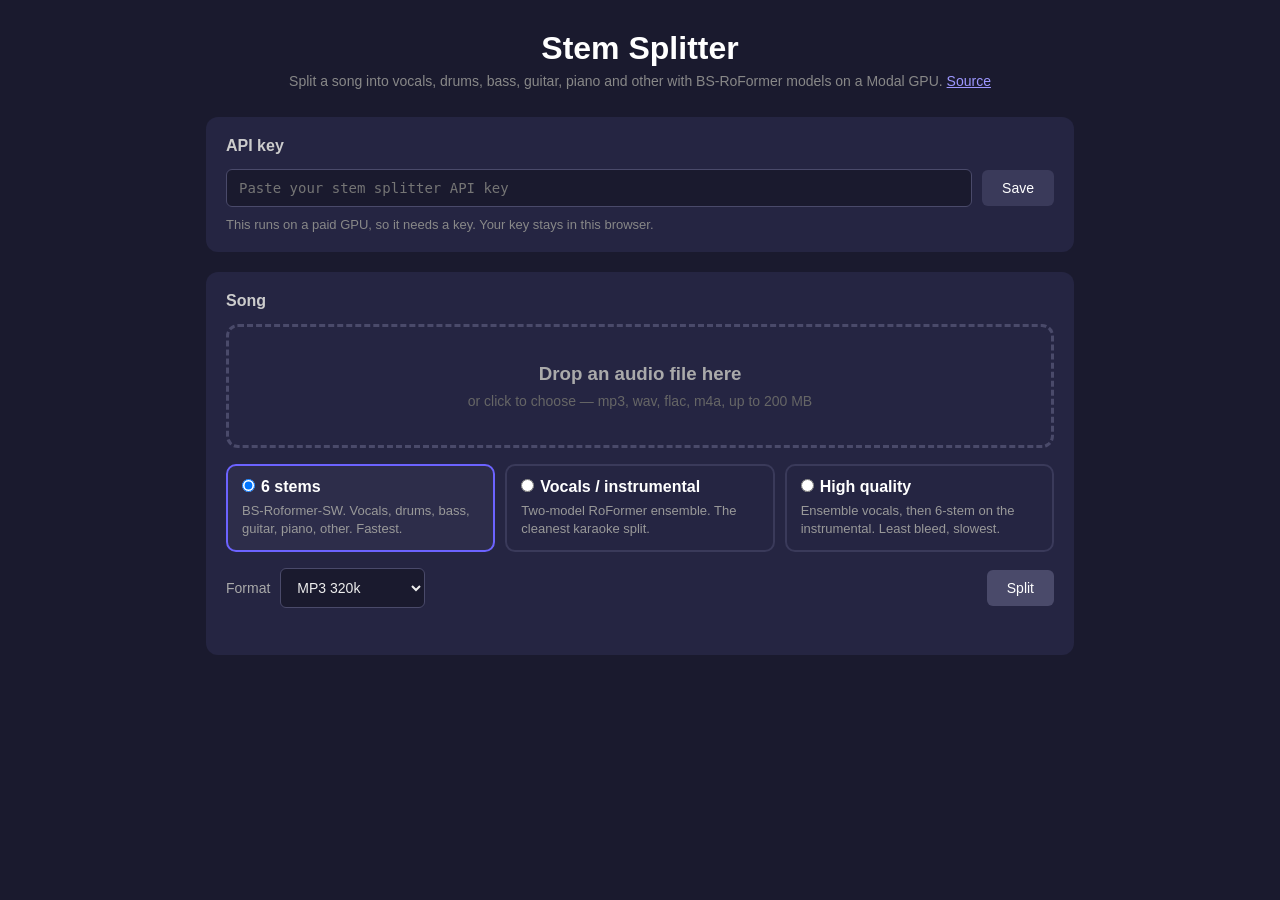
<file: stem-splitter/index.html>
<!DOCTYPE html>
<html lang="en">
<head>
    <meta charset="UTF-8">
    <meta name="viewport" content="width=device-width, initial-scale=1.0">
    <title>Stem Splitter</title>
    <style>
        * { box-sizing: border-box; }

        body {
            font-family: -apple-system, BlinkMacSystemFont, 'Segoe UI', Roboto, sans-serif;
            max-width: 900px;
            margin: 0 auto;
            padding: 20px 16px;
            background: #1a1a2e;
            color: #eee;
            min-height: 100vh;
        }

        h1 { text-align: center; color: #fff; margin: 10px 0 6px; }
        .subtitle { text-align: center; color: #888; font-size: 14px; margin: 0 0 28px; }
        .subtitle a { color: #9d97ff; }

        .card {
            background: #252542;
            border-radius: 12px;
            padding: 20px;
            margin-bottom: 20px;
        }
        .card h2 { margin: 0 0 14px; font-size: 16px; color: #ccc; font-weight: 600; }

        .row { display: flex; gap: 10px; align-items: center; flex-wrap: wrap; }

        input[type=password], input[type=text], select {
            background: #1a1a2e;
            color: #eee;
            border: 1px solid #4a4a6a;
            border-radius: 6px;
            padding: 10px 12px;
            font-size: 14px;
        }
        input[type=password], input[type=text] { flex: 1; min-width: 200px; font-family: ui-monospace, monospace; }

        button {
            background: #6c63ff;
            color: white;
            border: none;
            padding: 10px 20px;
            border-radius: 6px;
            cursor: pointer;
            font-size: 14px;
            transition: background 0.2s;
        }
        button:hover { background: #5a52d5; }
        button:disabled { background: #4a4a6a; cursor: not-allowed; }
        button.secondary { background: #3a3a5a; }
        button.secondary:hover { background: #4a4a6a; }

        .hint { color: #888; font-size: 13px; margin: 10px 0 0; }
        .ok { color: #7dce94; }
        .bad { color: #ff7b7b; }

        .drop-zone {
            border: 3px dashed #4a4a6a;
            border-radius: 12px;
            padding: 36px 20px;
            text-align: center;
            transition: all 0.3s ease;
            cursor: pointer;
        }
        .drop-zone:hover, .drop-zone.drag-over { border-color: #6c63ff; background: #2d2d4a; }
        .drop-zone h3 { margin: 0 0 8px; color: #aaa; }
        .drop-zone p { margin: 0; color: #666; font-size: 14px; }
        .drop-zone.has-file h3 { color: #7dce94; }

        .modes { display: grid; grid-template-columns: repeat(auto-fit, minmax(220px, 1fr)); gap: 10px; margin: 16px 0; }
        .mode {
            display: block;
            border: 2px solid #3a3a5a;
            border-radius: 10px;
            padding: 12px 14px;
            cursor: pointer;
        }
        .mode:has(input:checked) { border-color: #6c63ff; background: #2d2d4a; }
        .mode input { margin: 0 6px 0 0; }
        .mode strong { color: #fff; }
        .mode span { display: block; color: #999; font-size: 13px; margin-top: 6px; line-height: 1.4; }

        .progress { height: 6px; background: #1a1a2e; border-radius: 3px; overflow: hidden; margin-top: 14px; display: none; }
        .progress.visible { display: block; }
        .progress div { height: 100%; width: 0; background: #6c63ff; transition: width 0.2s; }
        .progress.indeterminate div { width: 30%; animation: slide 1.4s ease-in-out infinite; }
        @keyframes slide { from { margin-left: -30%; } to { margin-left: 100%; } }
        #status { margin: 10px 0 0; font-size: 14px; color: #bbb; min-height: 1.2em; }

        #results { display: none; }
        #results.visible { display: block; }

        .transport { display: flex; gap: 12px; align-items: center; margin-bottom: 16px; }
        .transport input[type=range] { flex: 1; accent-color: #6c63ff; }
        .time { font-variant-numeric: tabular-nums; color: #aaa; font-size: 13px; min-width: 90px; text-align: right; }
        #playBtn { width: 84px; }

        .stem {
            display: grid;
            grid-template-columns: 124px auto 1fr auto;
            gap: 12px;
            align-items: center;
            padding: 10px 0;
            border-top: 1px solid #33334f;
        }
        .stem-name { font-weight: 600; display: flex; align-items: center; gap: 8px; text-transform: capitalize; }
        .dot { width: 10px; height: 10px; border-radius: 50%; flex: none; }
        .toggles { display: flex; gap: 6px; }
        .toggles button { padding: 6px 10px; font-size: 12px; background: #3a3a5a; min-width: 34px; }
        .toggles button.on-mute { background: #8a4a4a; }
        .toggles button.on-solo { background: #b08a2a; color: #111; }
        .stem input[type=range] { width: 100%; accent-color: #6c63ff; }
        .stem a { color: #9d97ff; font-size: 13px; text-decoration: none; white-space: nowrap; }
        .stem a:hover { text-decoration: underline; }

        @media (max-width: 560px) {
            .stem { grid-template-columns: 1fr auto; }
            .stem input[type=range] { grid-column: 1 / -1; }
        }
    </style>
</head>
<body>
    <h1>Stem Splitter</h1>
    <p class="subtitle">
        Split a song into vocals, drums, bass, guitar, piano and other with BS-RoFormer models on a Modal GPU.
        <a href="https://github.com/EvanDavidYoung/stem-splitter">Source</a>
    </p>

    <div class="card">
        <h2>API key</h2>
        <div class="row">
            <input type="password" id="apiKey" placeholder="Paste your stem splitter API key" autocomplete="off" spellcheck="false">
            <button class="secondary" id="saveKey">Save</button>
        </div>
        <p class="hint" id="keyStatus">This runs on a paid GPU, so it needs a key. Your key stays in this browser.</p>
    </div>

    <div class="card">
        <h2>Song</h2>
        <div class="drop-zone" id="dropZone">
            <h3 id="dropTitle">Drop an audio file here</h3>
            <p id="dropHint">or click to choose — mp3, wav, flac, m4a, up to 200 MB</p>
            <input type="file" id="fileInput" accept="audio/*,.flac,.m4a" hidden>
        </div>

        <div class="modes">
            <label class="mode">
                <input type="radio" name="mode" value="6stem" checked><strong>6 stems</strong>
                <span>BS-Roformer-SW. Vocals, drums, bass, guitar, piano, other. Fastest.</span>
            </label>
            <label class="mode">
                <input type="radio" name="mode" value="2stem"><strong>Vocals / instrumental</strong>
                <span>Two-model RoFormer ensemble. The cleanest karaoke split.</span>
            </label>
            <label class="mode">
                <input type="radio" name="mode" value="hq"><strong>High quality</strong>
                <span>Ensemble vocals, then 6-stem on the instrumental. Least bleed, slowest.</span>
            </label>
        </div>

        <div class="row">
            <label for="format" style="color:#aaa;font-size:14px">Format</label>
            <select id="format">
                <option value="mp3">MP3 320k</option>
                <option value="flac">FLAC (lossless)</option>
                <option value="wav">WAV</option>
            </select>
            <button id="splitBtn" style="margin-left:auto" disabled>Split</button>
        </div>
        <div class="progress" id="progress"><div></div></div>
        <p id="status"></p>
    </div>

    <div class="card" id="results">
        <h2 id="resultsTitle">Stems</h2>
        <div class="transport">
            <button id="playBtn">Play</button>
            <input type="range" id="seek" min="0" max="0" step="0.01" value="0">
            <span class="time" id="time">0:00 / 0:00</span>
        </div>
        <div id="stems"></div>
        <div class="row" style="margin-top:14px">
            <button class="secondary" id="downloadAll">Download all</button>
        </div>
    </div>

<script>
const API = 'https://evandavidyoung--stem-splitter-api.modal.run';
const KEY_STORE = 'stemsplitter_api_key';
const JOB_STORE = 'stemsplitter_last_job';
const POLL_MS = 4000;
const STEM_ORDER = ['vocals', 'instrumental', 'drums', 'bass', 'guitar', 'piano', 'other'];
const STEM_COLORS = {
    vocals: '#ff6b9d', instrumental: '#9d97ff', drums: '#ffb347', bass: '#4fc3f7',
    guitar: '#7dce94', piano: '#e0e0e0', other: '#b39ddb'
};

const $ = id => document.getElementById(id);
let file = null;
let tracks = [];          // {name, file, url, audio, muted, solo, volume, els}
let playing = false;

// ---------- storage (localStorage can throw in private mode) ----------
const store = {
    get(k) { try { return localStorage.getItem(k); } catch (e) { return null; } },
    set(k, v) { try { localStorage.setItem(k, v); } catch (e) {} },
    del(k) { try { localStorage.removeItem(k); } catch (e) {} }
};

// ---------- API ----------
function key() { return $('apiKey').value.trim(); }
function authHeaders() { return { Authorization: 'Bearer ' + key() }; }

async function apiFetch(path, opts = {}) {
    const res = await fetch(API + path, { ...opts, headers: { ...authHeaders(), ...(opts.headers || {}) } });
    if (res.status === 401) throw new Error('The API key was rejected.');
    if (!res.ok) {
        let detail = res.statusText;
        try { detail = (await res.json()).detail || detail; } catch (e) {}
        throw new Error(`${res.status}: ${detail}`);
    }
    return res;
}

// XHR rather than fetch so the upload can report progress.
function upload(form, onProgress) {
    return new Promise((resolve, reject) => {
        const xhr = new XMLHttpRequest();
        xhr.open('POST', API + '/jobs');
        xhr.setRequestHeader('Authorization', 'Bearer ' + key());
        xhr.upload.onprogress = e => e.lengthComputable && onProgress(e.loaded / e.total);
        xhr.onload = () => {
            let body = {};
            try { body = JSON.parse(xhr.responseText); } catch (e) {}
            if (xhr.status === 401) reject(new Error('The API key was rejected.'));
            else if (xhr.status >= 400) reject(new Error(`${xhr.status}: ${body.detail || xhr.statusText}`));
            else resolve(body);
        };
        xhr.onerror = () => reject(new Error('Upload failed — network error.'));
        xhr.send(form);
    });
}

// ---------- key ----------
async function checkKey() {
    const status = $('keyStatus');
    if (!key()) { status.textContent = 'Enter a key to start.'; status.className = 'hint'; return false; }
    status.textContent = 'Checking…'; status.className = 'hint';
    try {
        await apiFetch('/auth');
        status.textContent = 'Key accepted.'; status.className = 'hint ok';
        return true;
    } catch (e) {
        status.textContent = e.message; status.className = 'hint bad';
        return false;
    }
}

$('saveKey').onclick = async () => {
    if (await checkKey()) store.set(KEY_STORE, key());
    updateSplitBtn();
};
$('apiKey').addEventListener('keydown', e => e.key === 'Enter' && $('saveKey').click());
$('apiKey').addEventListener('input', updateSplitBtn);

// ---------- file picking ----------
const dz = $('dropZone');
dz.onclick = () => $('fileInput').click();
$('fileInput').onchange = e => e.target.files[0] && pickFile(e.target.files[0]);
dz.ondragover = e => { e.preventDefault(); dz.classList.add('drag-over'); };
dz.ondragleave = () => dz.classList.remove('drag-over');
dz.ondrop = e => {
    e.preventDefault();
    dz.classList.remove('drag-over');
    if (e.dataTransfer.files[0]) pickFile(e.dataTransfer.files[0]);
};

function pickFile(f) {
    file = f;
    dz.classList.add('has-file');
    $('dropTitle').textContent = f.name;
    $('dropHint').textContent = `${(f.size / 1e6).toFixed(1)} MB — click to choose a different file`;
    updateSplitBtn();
}

function updateSplitBtn() { $('splitBtn').disabled = !(file && key()); }

// ---------- job lifecycle ----------
function setStatus(text, cls = '') { $('status').textContent = text; $('status').className = cls; }
function setProgress(fraction) {
    const p = $('progress');
    p.classList.add('visible');
    p.classList.toggle('indeterminate', fraction == null);
    p.firstElementChild.style.width = fraction == null ? '' : (fraction * 100).toFixed(1) + '%';
}
function hideProgress() { $('progress').classList.remove('visible', 'indeterminate'); }

$('splitBtn').onclick = async () => {
    const mode = document.querySelector('input[name=mode]:checked').value;
    const format = $('format').value;
    const form = new FormData();
    form.append('file', file);
    form.append('mode', mode);
    form.append('format', format);

    $('splitBtn').disabled = true;
    resetResults();
    try {
        setStatus('Uploading…');
        const { id } = await upload(form, f => { setProgress(f); setStatus(`Uploading… ${Math.round(f * 100)}%`); });
        store.set(JOB_STORE, JSON.stringify({ id, name: file.name, started: Date.now() }));
        await pollJob(id, file.name, Date.now());
    } catch (e) {
        hideProgress();
        setStatus(e.message, 'bad');
    } finally {
        updateSplitBtn();
    }
};

async function pollJob(id, name, started) {
    setProgress(null);
    for (;;) {
        const secs = Math.round((Date.now() - started) / 1000);
        setStatus(`Separating on the GPU… ${fmtTime(secs)} elapsed. A cold start adds a minute or two; a 4-minute song takes about a minute after that.`);
        const job = await (await apiFetch(`/jobs/${id}`)).json();
        if (job.status === 'done') return loadStems(id, name, job.stems);
        if (job.status === 'error') { store.del(JOB_STORE); throw new Error('Separation failed: ' + job.error); }
        await new Promise(r => setTimeout(r, POLL_MS));
    }
}

async function loadStems(id, name, files) {
    files.sort((a, b) => STEM_ORDER.indexOf(a.split('.')[0]) - STEM_ORDER.indexOf(b.split('.')[0]));
    let done = 0;
    setStatus(`Downloading stems… 0 / ${files.length}`);
    setProgress(0);
    // The stems need the auth header, so <audio src> can't point at the API directly: fetch to blobs.
    const blobs = await Promise.all(files.map(async f => {
        const blob = await (await apiFetch(`/jobs/${id}/stems/${f}`)).blob();
        done++;
        setProgress(done / files.length);
        setStatus(`Downloading stems… ${done} / ${files.length}`);
        return blob;
    }));
    hideProgress();
    setStatus('Done. Results stay on the server for a day.', 'ok');
    showResults(name, files, blobs);
}

// ---------- mixer ----------
function resetResults() {
    pause();
    tracks.forEach(t => URL.revokeObjectURL(t.url));
    tracks = [];
    $('stems').innerHTML = '';
    $('results').classList.remove('visible');
}

function showResults(name, files, blobs) {
    resetResults();
    const base = name.replace(/\.[^.]+$/, '');
    $('resultsTitle').textContent = `Stems — ${name}`;
    files.forEach((f, i) => {
        const stem = f.split('.')[0];
        const url = URL.createObjectURL(blobs[i]);
        const audio = new Audio(url);
        audio.preload = 'auto';
        const t = { name: stem, file: f, url, audio, muted: false, solo: false, volume: 1, download: `${base} - ${f}` };
        tracks.push(t);

        const row = document.createElement('div');
        row.className = 'stem';
        row.innerHTML = `
            <div class="stem-name"><span class="dot" style="background:${STEM_COLORS[stem] || '#888'}"></span>${stem}</div>
            <div class="toggles"><button title="Mute">M</button><button title="Solo">S</button></div>
            <input type="range" min="0" max="1" step="0.01" value="1" aria-label="${stem} volume">
            <a href="${url}" download="${t.download}">Download</a>`;
        const [muteBtn, soloBtn] = row.querySelectorAll('button');
        muteBtn.onclick = () => { t.muted = !t.muted; muteBtn.classList.toggle('on-mute', t.muted); applyGains(); };
        soloBtn.onclick = () => { t.solo = !t.solo; soloBtn.classList.toggle('on-solo', t.solo); applyGains(); };
        row.querySelector('input').oninput = e => { t.volume = +e.target.value; applyGains(); };
        $('stems').appendChild(row);
    });

    const master = tracks[0].audio;
    master.onloadedmetadata = () => { $('seek').max = master.duration; updateTime(); };
    master.ontimeupdate = () => { if (!seeking) $('seek').value = master.currentTime; updateTime(); resync(); };
    master.onended = () => { pause(); tracks.forEach(t => t.audio.currentTime = 0); updateTime(); };
    applyGains();
    $('results').classList.add('visible');
}

function applyGains() {
    const anySolo = tracks.some(t => t.solo);
    tracks.forEach(t => {
        const audible = anySolo ? t.solo : !t.muted;
        t.audio.muted = !audible;       // iOS ignores .volume, so mute has to be its own switch
        t.audio.volume = t.volume;
    });
}

// Separate <audio> elements drift apart over a few minutes; pull stragglers back to the first track.
function resync() {
    if (!playing) return;
    const now = tracks[0].audio.currentTime;
    tracks.slice(1).forEach(t => { if (Math.abs(t.audio.currentTime - now) > 0.06) t.audio.currentTime = now; });
}

function play() {
    if (!tracks.length) return;
    const now = tracks[0].audio.currentTime;
    tracks.forEach(t => { t.audio.currentTime = now; t.audio.play(); });
    playing = true;
    $('playBtn').textContent = 'Pause';
}

function pause() {
    tracks.forEach(t => t.audio.pause());
    playing = false;
    $('playBtn').textContent = 'Play';
}

$('playBtn').onclick = () => playing ? pause() : play();

let seeking = false;
$('seek').oninput = () => { seeking = true; updateTime(+$('seek').value); };
$('seek').onchange = () => {
    tracks.forEach(t => t.audio.currentTime = +$('seek').value);
    seeking = false;
};

function fmtTime(s) {
    s = Math.max(0, Math.floor(s || 0));
    return `${Math.floor(s / 60)}:${String(s % 60).padStart(2, '0')}`;
}
function updateTime(at) {
    const a = tracks[0] && tracks[0].audio;
    if (!a) return;
    $('time').textContent = `${fmtTime(at ?? a.currentTime)} / ${fmtTime(a.duration)}`;
}

$('downloadAll').onclick = async () => {
    for (const t of tracks) {
        const a = document.createElement('a');
        a.href = t.url;
        a.download = t.download;
        a.click();
        await new Promise(r => setTimeout(r, 400));   // browsers drop rapid-fire download clicks
    }
};

// ---------- startup: restore key, resume the last job if the tab was closed mid-run ----------
(async () => {
    const saved = store.get(KEY_STORE);
    if (!saved) return;
    $('apiKey').value = saved;
    updateSplitBtn();
    let last = null;
    try { last = JSON.parse(store.get(JOB_STORE)); } catch (e) {}
    if (!last || Date.now() - last.started > 20 * 3600 * 1000) return;
    try {
        setStatus(`Resuming ${last.name}…`);
        await pollJob(last.id, last.name, last.started);
    } catch (e) {
        hideProgress();
        setStatus(`Couldn't resume ${last.name}: ${e.message}`, 'bad');
    }
})();
</script>
</body>
</html>
</file>
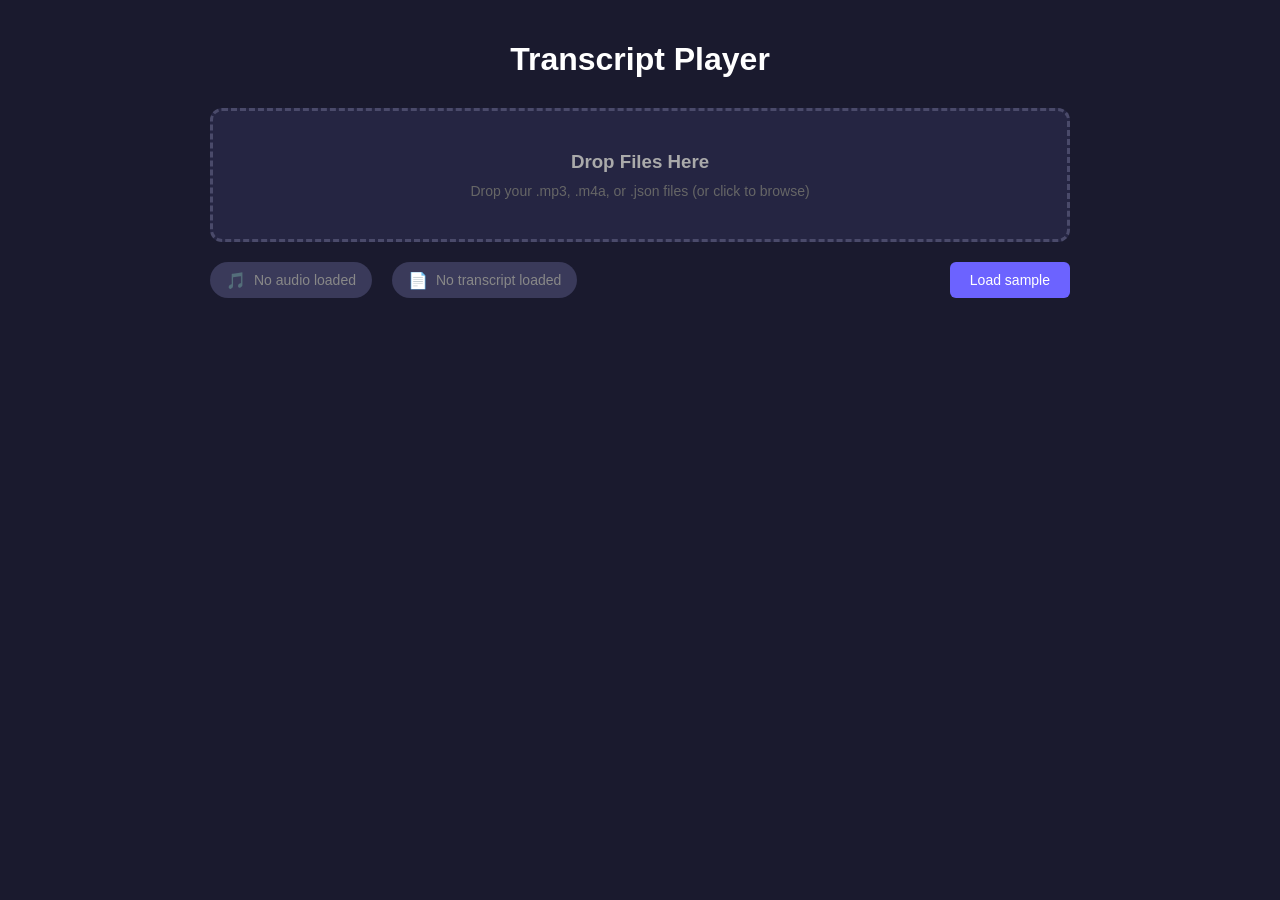
<file: transcript-player/index.html>
<!DOCTYPE html>
<html lang="en">
<head>
    <meta charset="UTF-8">
    <meta name="viewport" content="width=device-width, initial-scale=1.0">
    <title>Transcript Player</title>
    <style>
        * {
            box-sizing: border-box;
        }

        body {
            font-family: -apple-system, BlinkMacSystemFont, 'Segoe UI', Roboto, sans-serif;
            max-width: 900px;
            margin: 0 auto;
            padding: 20px;
            background: #1a1a2e;
            color: #eee;
            min-height: 100vh;
        }

        h1 {
            text-align: center;
            color: #fff;
            margin-bottom: 30px;
        }

        .drop-zone {
            border: 3px dashed #4a4a6a;
            border-radius: 12px;
            padding: 40px;
            text-align: center;
            margin-bottom: 20px;
            transition: all 0.3s ease;
            background: #252542;
        }

        .drop-zone:hover, .drop-zone.drag-over {
            border-color: #6c63ff;
            background: #2d2d4a;
        }

        .drop-zone h3 {
            margin: 0 0 10px 0;
            color: #aaa;
        }

        .drop-zone p {
            margin: 0;
            color: #666;
            font-size: 14px;
        }

        .file-status {
            display: flex;
            gap: 20px;
            margin-bottom: 20px;
            flex-wrap: wrap;
        }

        .file-badge {
            padding: 8px 16px;
            border-radius: 20px;
            font-size: 14px;
            display: flex;
            align-items: center;
            gap: 8px;
        }

        .file-badge.loaded {
            background: #2d5a3d;
            color: #7dce94;
        }

        .file-badge.pending {
            background: #3a3a5a;
            color: #888;
        }

        .file-badge .icon {
            font-size: 16px;
        }

        #sampleBtn {
            margin-left: auto;
        }

        .player-container {
            background: #252542;
            border-radius: 12px;
            padding: 20px;
            margin-bottom: 20px;
            display: none;
        }

        .player-container.visible {
            display: block;
        }

        audio {
            width: 100%;
            margin-bottom: 15px;
        }

        .controls {
            display: flex;
            gap: 10px;
            align-items: center;
            flex-wrap: wrap;
        }

        button {
            background: #6c63ff;
            color: white;
            border: none;
            padding: 10px 20px;
            border-radius: 6px;
            cursor: pointer;
            font-size: 14px;
            transition: background 0.2s;
        }

        button:hover {
            background: #5a52d5;
        }

        button:disabled {
            background: #4a4a6a;
            cursor: not-allowed;
        }

        .speed-control {
            display: flex;
            align-items: center;
            gap: 8px;
            margin-left: auto;
        }

        .speed-control label {
            color: #aaa;
            font-size: 14px;
        }

        .speed-control select {
            background: #3a3a5a;
            color: #eee;
            border: none;
            padding: 8px 12px;
            border-radius: 6px;
            cursor: pointer;
        }

        .transcript-container {
            background: #252542;
            border-radius: 12px;
            padding: 20px;
            max-height: 500px;
            overflow-y: auto;
            display: none;
        }

        .transcript-container.visible {
            display: block;
        }

        .segment {
            margin-bottom: 20px;
            padding-bottom: 15px;
            border-bottom: 1px solid #3a3a5a;
            border-left: 3px solid transparent;
            padding-left: 10px;
        }

        .segment:last-child {
            border-bottom: none;
            margin-bottom: 0;
        }

        .segment-time {
            font-size: 12px;
            color: #6c63ff;
            margin-bottom: 8px;
            font-family: monospace;
        }

        .segment-text {
            line-height: 1.8;
        }

        .word {
            display: inline;
            padding: 2px 1px;
            border-radius: 3px;
            cursor: pointer;
            transition: all 0.15s ease;
        }

        .word:hover {
            background: #3a3a5a;
        }

        .word.active {
            background: #6c63ff;
            color: white;
        }

        .word.low-confidence {
            border-bottom: 2px dotted #ff6b6b;
        }

        .legend {
            display: flex;
            gap: 20px;
            margin-top: 15px;
            padding-top: 15px;
            border-top: 1px solid #3a3a5a;
            font-size: 13px;
            color: #888;
        }

        .legend-item {
            display: flex;
            align-items: center;
            gap: 6px;
        }

        .legend-dot {
            width: 12px;
            height: 12px;
            border-radius: 3px;
        }

        .legend-dot.active {
            background: #6c63ff;
        }

        .legend-dot.low {
            background: transparent;
            border-bottom: 2px dotted #ff6b6b;
            height: 0;
            width: 20px;
        }

        .confidence-toggle {
            display: flex;
            align-items: center;
            gap: 8px;
        }

        .confidence-toggle input {
            cursor: pointer;
        }

        .confidence-toggle label {
            color: #aaa;
            font-size: 14px;
            cursor: pointer;
        }

        .current-word-display {
            text-align: center;
            font-size: 24px;
            padding: 15px;
            background: #1a1a2e;
            border-radius: 8px;
            margin-bottom: 15px;
            min-height: 60px;
            display: flex;
            align-items: center;
            justify-content: center;
        }

        .time-display {
            font-family: monospace;
            color: #6c63ff;
            font-size: 14px;
        }

        .speaker-badge {
            display: inline-block;
            padding: 1px 7px;
            border-radius: 10px;
            font-size: 11px;
            font-weight: 600;
            margin-left: 8px;
            letter-spacing: 0.5px;
        }

        .speaker-legend {
            display: flex;
            gap: 16px;
            flex-wrap: wrap;
            margin-bottom: 16px;
            padding-bottom: 12px;
            border-bottom: 1px solid #3a3a5a;
        }

        .lang-badge {
            display: inline-block;
            padding: 1px 7px;
            border-radius: 10px;
            font-size: 11px;
            font-weight: 600;
            margin-left: 6px;
            background: #3a3a5a;
            color: #a0a0c0;
            letter-spacing: 0.5px;
        }

        .speaker-legend-item {
            display: flex;
            align-items: center;
            gap: 6px;
            font-size: 13px;
            font-weight: 600;
            cursor: pointer;
            user-select: none;
            padding: 3px 8px;
            border-radius: 12px;
            transition: opacity 0.15s ease, background 0.15s ease;
        }

        .speaker-legend-item:hover {
            background: #2a2a45;
        }

        .speaker-legend-item.muted {
            opacity: 0.35;
            text-decoration: line-through;
        }

        .speaker-legend-dot {
            width: 10px;
            height: 10px;
            border-radius: 50%;
        }

        /* Scrollbar styling */
        .transcript-container::-webkit-scrollbar {
            width: 8px;
        }

        .transcript-container::-webkit-scrollbar-track {
            background: #1a1a2e;
            border-radius: 4px;
        }

        .transcript-container::-webkit-scrollbar-thumb {
            background: #4a4a6a;
            border-radius: 4px;
        }

        .transcript-container::-webkit-scrollbar-thumb:hover {
            background: #6c63ff;
        }
    </style>
</head>
<body>
    <h1>Transcript Player</h1>

    <div class="drop-zone" id="dropZone">
        <h3>Drop Files Here</h3>
        <p>Drop your .mp3, .m4a, or .json files (or click to browse)</p>
        <input type="file" id="fileInput" multiple accept=".mp3,.m4a,.json" style="display: none;">
    </div>

    <div class="file-status">
        <div class="file-badge pending" id="audioBadge">
            <span class="icon">🎵</span>
            <span id="audioStatus">No audio loaded</span>
        </div>
        <div class="file-badge pending" id="jsonBadge">
            <span class="icon">📄</span>
            <span id="jsonStatus">No transcript loaded</span>
        </div>
        <button type="button" id="sampleBtn" title="A minute of the 大叔中文 (Dashu Mandarin) podcast: three hosts, diarized with WhisperX + pyannote">Load sample</button>
    </div>

    <div class="player-container" id="playerContainer">
        <div class="current-word-display" id="currentWordDisplay">
            <span class="time-display" id="timeDisplay">0:00 / 0:00</span>
        </div>
        <audio id="audioPlayer" controls></audio>
        <div class="controls">
            <button id="playPauseBtn" disabled>Play</button>
            <button id="rewindBtn" disabled>-5s</button>
            <button id="forwardBtn" disabled>+5s</button>
            <div class="confidence-toggle">
                <input type="checkbox" id="showLowConfidence" checked>
                <label for="showLowConfidence">Highlight low confidence</label>
            </div>
            <div class="speed-control">
                <label>Speed:</label>
                <select id="speedSelect">
                    <option value="0.5">0.5x</option>
                    <option value="0.75">0.75x</option>
                    <option value="1" selected>1x</option>
                    <option value="1.25">1.25x</option>
                    <option value="1.5">1.5x</option>
                    <option value="2">2x</option>
                </select>
            </div>
        </div>
    </div>

    <div class="transcript-container" id="transcriptContainer">
        <div id="speakerLegend" class="speaker-legend" style="display:none"></div>
        <div id="transcriptContent"></div>
        <div class="legend">
            <div class="legend-item">
                <div class="legend-dot active"></div>
                <span>Currently playing</span>
            </div>
            <div class="legend-item">
                <div class="legend-dot low"></div>
                <span>Low confidence (&lt;0.5)</span>
            </div>
        </div>
    </div>

    <script>
        // State
        let transcriptData = null;
        let audioLoaded = false;
        let allWords = [];

        // Speaker diarization colors
        const SPEAKER_COLORS = ['#6c63ff','#ff6b6b','#48c774','#ffdd57','#3273dc','#ff8c00','#ff69b4','#00d1b2'];
        let speakerColors = {};
        const hiddenSpeakers = new Set();

        function buildSpeakerColors(segments) {
            const speakers = [...new Set(segments.map(s => s.speaker).filter(Boolean))].sort();
            speakerColors = {};
            speakers.forEach((speaker, i) => {
                speakerColors[speaker] = SPEAKER_COLORS[i % SPEAKER_COLORS.length];
            });
            return speakers.length > 0;
        }

        function escapeHtml(str) {
            const div = document.createElement('div');
            div.textContent = str == null ? '' : String(str);
            return div.innerHTML;
        }

        // CJK ideographs plus CJK/fullwidth punctuation.
        const CJK_RE = /[　-〿㐀-䶿一-鿿豈-﫿＀-￯]/;

        // Word tokens carry no whitespace of their own: Chinese chars must butt up
        // against each other, but English tokens ("In", "fact,") need a space or the
        // transcript renders as "Infact,this".
        function needsSpace(prevWord, nextWord) {
            if (!prevWord || !nextWord) return false;
            const prev = prevWord.trim();
            const next = nextWord.trim();
            if (!prev || !next) return false;
            const prevIsCjk = CJK_RE.test(prev[prev.length - 1]);
            const nextIsCjk = CJK_RE.test(next[0]);
            return !(prevIsCjk && nextIsCjk);
        }

        // DOM elements
        const dropZone = document.getElementById('dropZone');
        const fileInput = document.getElementById('fileInput');
        const audioPlayer = document.getElementById('audioPlayer');
        const playerContainer = document.getElementById('playerContainer');
        const transcriptContainer = document.getElementById('transcriptContainer');
        const transcriptContent = document.getElementById('transcriptContent');
        const playPauseBtn = document.getElementById('playPauseBtn');
        const rewindBtn = document.getElementById('rewindBtn');
        const forwardBtn = document.getElementById('forwardBtn');
        const speedSelect = document.getElementById('speedSelect');
        const showLowConfidence = document.getElementById('showLowConfidence');
        const audioBadge = document.getElementById('audioBadge');
        const jsonBadge = document.getElementById('jsonBadge');
        const audioStatus = document.getElementById('audioStatus');
        const jsonStatus = document.getElementById('jsonStatus');
        const currentWordDisplay = document.getElementById('currentWordDisplay');
        const timeDisplay = document.getElementById('timeDisplay');

        // Drag and drop handlers
        dropZone.addEventListener('click', () => fileInput.click());

        dropZone.addEventListener('dragover', (e) => {
            e.preventDefault();
            dropZone.classList.add('drag-over');
        });

        dropZone.addEventListener('dragleave', () => {
            dropZone.classList.remove('drag-over');
        });

        dropZone.addEventListener('drop', (e) => {
            e.preventDefault();
            dropZone.classList.remove('drag-over');
            handleFiles(e.dataTransfer.files);
        });

        fileInput.addEventListener('change', (e) => {
            handleFiles(e.target.files);
        });

        function handleFiles(files) {
            for (const file of files) {
                if (file.name.endsWith('.mp3') || file.name.endsWith('.m4a') || file.type === 'audio/mpeg' || file.type === 'audio/mp4') {
                    loadAudio(file);
                } else if (file.name.endsWith('.json') || file.type === 'application/json') {
                    loadTranscript(file);
                }
            }
        }

        function loadAudio(file) {
            setAudio(URL.createObjectURL(file), file.name);
        }

        function setAudio(url, name) {
            audioPlayer.src = url;
            audioLoaded = true;
            audioBadge.classList.remove('pending');
            audioBadge.classList.add('loaded');
            audioStatus.textContent = name;
            checkReady();
        }

        function loadTranscript(file) {
            const reader = new FileReader();
            reader.onload = (e) => {
                try {
                    setTranscript(JSON.parse(e.target.result), file.name);
                } catch (err) {
                    alert('Error parsing JSON file: ' + err.message);
                }
            };
            reader.readAsText(file);
        }

        function setTranscript(data, name) {
            transcriptData = data;
            hiddenSpeakers.clear();
            jsonBadge.classList.remove('pending');
            jsonBadge.classList.add('loaded');
            jsonStatus.textContent = name;
            renderTranscript();
            checkReady();
        }

        // Load the bundled sample: a minute of the 大叔中文 (Dashu Mandarin)
        // podcast, three hosts talking over each other, run through WhisperX +
        // pyannote. Shows the speaker legend, per-speaker filtering, and the
        // CJK/English spacing ("routine") in one go.
        document.getElementById('sampleBtn').addEventListener('click', async (e) => {
            const btn = e.currentTarget;
            btn.disabled = true;
            btn.textContent = 'Loading\u2026';
            try {
                const res = await fetch('sample.json');
                if (!res.ok) throw new Error('HTTP ' + res.status);
                setTranscript(await res.json(), 'sample.json');
                setAudio('sample.mp3', '大叔中文 clip');
                btn.textContent = 'Sample loaded';
            } catch (err) {
                btn.disabled = false;
                btn.textContent = 'Load sample';
                alert('Could not load the sample: ' + err.message);
            }
        });

        function checkReady() {
            if (audioLoaded && transcriptData) {
                playerContainer.classList.add('visible');
                transcriptContainer.classList.add('visible');
                playPauseBtn.disabled = false;
                rewindBtn.disabled = false;
                forwardBtn.disabled = false;
            }
        }

        function formatTime(seconds) {
            const mins = Math.floor(seconds / 60);
            const secs = Math.floor(seconds % 60);
            return `${mins}:${secs.toString().padStart(2, '0')}`;
        }

        function renderTranscript() {
            if (!transcriptData || !transcriptData.segments) return;

            allWords = [];
            const hasDiarization = buildSpeakerColors(transcriptData.segments);

            // Show/hide speaker legend. Each entry toggles that speaker in and out,
            // so a combined transcript can be read one speaker at a time.
            const legendEl = document.getElementById('speakerLegend');
            if (hasDiarization) {
                legendEl.innerHTML = Object.entries(speakerColors).map(([speaker, color]) =>
                    `<div class="speaker-legend-item ${hiddenSpeakers.has(speaker) ? 'muted' : ''}"
                          data-speaker="${escapeHtml(speaker)}" title="Click to show/hide this speaker">
                        <div class="speaker-legend-dot" style="background:${color}"></div>
                        <span style="color:${color}">${escapeHtml(speaker)}</span>
                    </div>`
                ).join('');
                legendEl.style.display = 'flex';
                legendEl.querySelectorAll('.speaker-legend-item').forEach(el => {
                    el.addEventListener('click', () => {
                        const speaker = el.dataset.speaker;
                        if (hiddenSpeakers.has(speaker)) {
                            hiddenSpeakers.delete(speaker);
                        } else {
                            hiddenSpeakers.add(speaker);
                        }
                        renderTranscript();
                    });
                });
            } else {
                legendEl.style.display = 'none';
            }

            let html = '';

            transcriptData.segments.forEach((segment, segIdx) => {
                if (segment.speaker && hiddenSpeakers.has(segment.speaker)) return;

                const color = segment.speaker ? speakerColors[segment.speaker] : null;
                const borderStyle = color ? `style="border-left-color:${color}"` : '';
                html += `<div class="segment" ${borderStyle}>`;
                let timeHtml = `${formatTime(segment.start)} - ${formatTime(segment.end)}`;
                if (color) {
                    timeHtml += ` <span class="speaker-badge" style="background:${color}22;color:${color};border:1px solid ${color}55">${escapeHtml(segment.speaker)}</span>`;
                }
                if (segment.language) {
                    timeHtml += ` <span class="lang-badge">${escapeHtml(segment.language)}</span>`;
                }
                html += `<div class="segment-time">${timeHtml}</div>`;
                html += `<div class="segment-text">`;

                if (segment.words) {
                    segment.words.forEach((word, wordIdx) => {
                        const globalIdx = allWords.length;
                        allWords.push(word);
                        const lowConf = (word.score != null && word.score < 0.5) ? 'low-confidence' : '';
                        // Separator sits outside the span so it is never highlighted
                        // or clickable.
                        if (wordIdx > 0 && needsSpace(segment.words[wordIdx - 1].word, word.word)) {
                            html += ' ';
                        }
                        html += `<span class="word ${lowConf}" data-idx="${globalIdx}" data-start="${word.start}" data-end="${word.end}">${escapeHtml(word.word)}</span>`;
                    });
                } else {
                    html += escapeHtml(segment.text);
                }

                html += `</div></div>`;
            });

            transcriptContent.innerHTML = html;

            // Add click handlers to words
            document.querySelectorAll('.word').forEach(el => {
                el.addEventListener('click', () => {
                    const start = parseFloat(el.dataset.start);
                    audioPlayer.currentTime = start;
                    if (audioPlayer.paused) {
                        audioPlayer.play();
                    }
                });
            });

            updateLowConfidenceDisplay();
        }

        function updateLowConfidenceDisplay() {
            const show = showLowConfidence.checked;
            document.querySelectorAll('.word.low-confidence').forEach(el => {
                el.style.borderBottom = show ? '2px dotted #ff6b6b' : 'none';
            });
        }

        showLowConfidence.addEventListener('change', updateLowConfidenceDisplay);

        // Playback controls
        playPauseBtn.addEventListener('click', () => {
            if (audioPlayer.paused) {
                audioPlayer.play();
            } else {
                audioPlayer.pause();
            }
        });

        rewindBtn.addEventListener('click', () => {
            audioPlayer.currentTime = Math.max(0, audioPlayer.currentTime - 5);
        });

        forwardBtn.addEventListener('click', () => {
            audioPlayer.currentTime = Math.min(audioPlayer.duration, audioPlayer.currentTime + 5);
        });

        speedSelect.addEventListener('change', () => {
            audioPlayer.playbackRate = parseFloat(speedSelect.value);
        });

        audioPlayer.addEventListener('play', () => {
            playPauseBtn.textContent = 'Pause';
        });

        audioPlayer.addEventListener('pause', () => {
            playPauseBtn.textContent = 'Play';
        });

        // Time update - highlight current word
        audioPlayer.addEventListener('timeupdate', () => {
            const currentTime = audioPlayer.currentTime;
            const duration = audioPlayer.duration || 0;

            timeDisplay.textContent = `${formatTime(currentTime)} / ${formatTime(duration)}`;

            // Remove all active classes
            document.querySelectorAll('.word.active').forEach(el => {
                el.classList.remove('active');
            });

            // Find and highlight current word
            let currentWord = null;
            for (let i = 0; i < allWords.length; i++) {
                const word = allWords[i];
                if (word.start == null || word.end == null) continue;
                if (currentTime >= word.start && currentTime <= word.end) {
                    currentWord = word;
                    const el = document.querySelector(`.word[data-idx="${i}"]`);
                    if (el) {
                        el.classList.add('active');
                        // Scroll into view if needed
                        el.scrollIntoView({ behavior: 'smooth', block: 'center' });
                    }
                    break;
                }
            }

            // Update current word display
            if (currentWord) {
                currentWordDisplay.innerHTML = `<span style="font-size: 32px;">${escapeHtml(currentWord.word)}</span>`;
            }
        });

        audioPlayer.addEventListener('loadedmetadata', () => {
            timeDisplay.textContent = `0:00 / ${formatTime(audioPlayer.duration)}`;
        });
    </script>
</body>
</html>
</file>
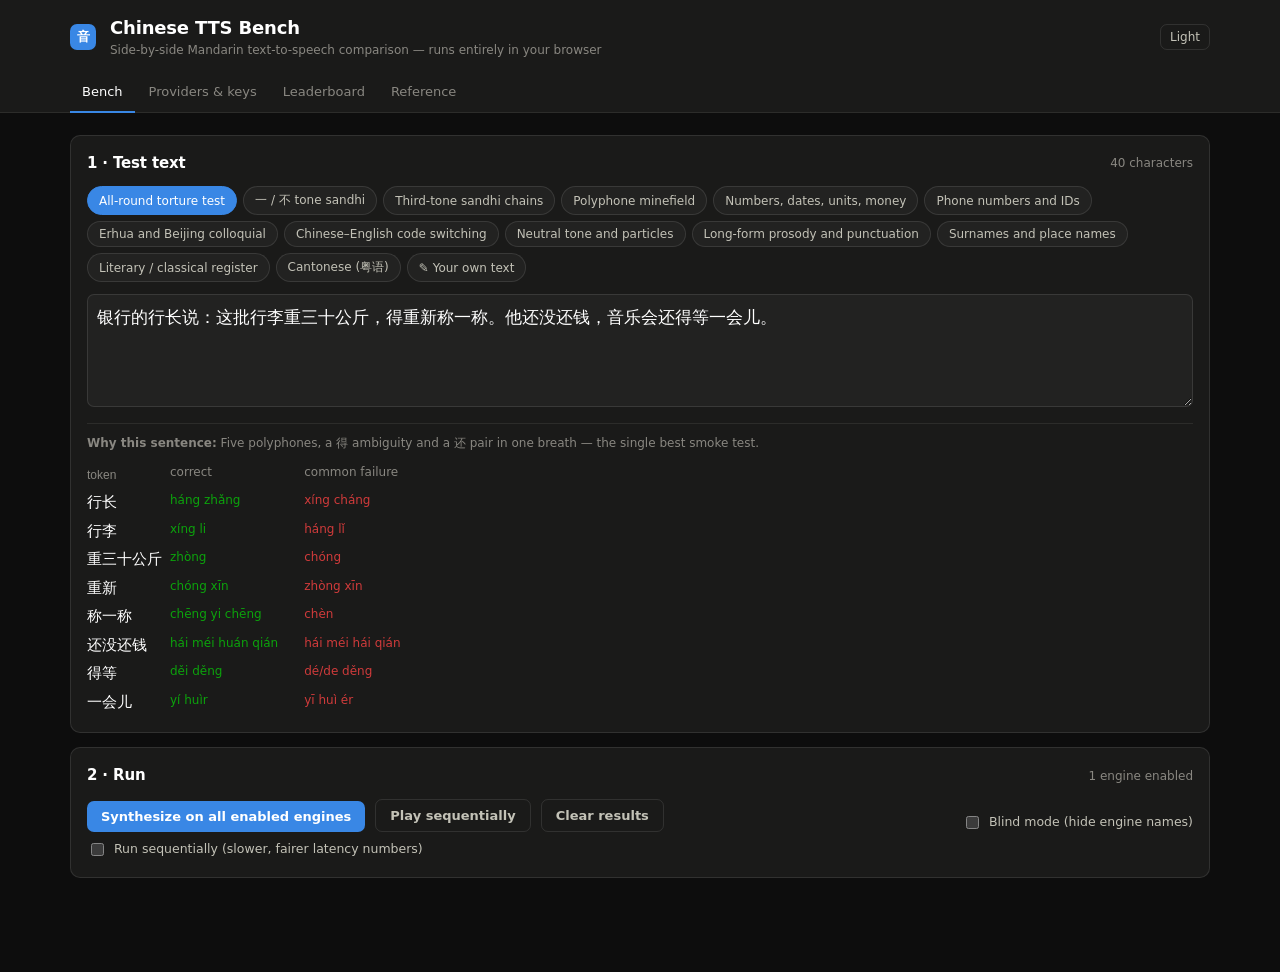
<file: compare-chinese-tts/multi-vendor.html>
<!DOCTYPE html>
<html lang="en" data-theme="dark">
<head>
<meta charset="utf-8">
<meta name="viewport" content="width=device-width, initial-scale=1">
<title>Chinese TTS Bench — compare Mandarin text-to-speech engines</title>
<style>
:root{
  color-scheme: dark;
  --plane:#0d0d0d; --surface:#1a1a19; --surface-2:#222221;
  --ink:#ffffff; --ink2:#c3c2b7; --muted:#898781;
  --grid:#2c2c2a; --axis:#383835; --ring:rgba(255,255,255,0.10);
  --s1:#3987e5; --s1-dim:#184f95;
  --good:#0ca30c; --warn:#fab219; --serious:#ec835a; --crit:#d03b3b;
  --mono: ui-monospace, SFMono-Regular, "SF Mono", Menlo, monospace;
  --sans: system-ui, -apple-system, "Segoe UI", sans-serif;
  --han: "PingFang SC", "Hiragino Sans GB", "Microsoft YaHei", "Noto Sans CJK SC", sans-serif;
}
html[data-theme="light"]{
  color-scheme: light;
  --plane:#f9f9f7; --surface:#fcfcfb; --surface-2:#f0efec;
  --ink:#0b0b0b; --ink2:#52514e; --muted:#898781;
  --grid:#e1e0d9; --axis:#c3c2b7; --ring:rgba(11,11,11,0.10);
  --s1:#2a78d6; --s1-dim:#86b6ef;
}
*{box-sizing:border-box}
body{
  margin:0; background:var(--plane); color:var(--ink);
  font-family:var(--sans); font-size:14px; line-height:1.5;
  -webkit-font-smoothing:antialiased;
}
a{color:var(--s1)}
h1,h2,h3{margin:0; font-weight:600; letter-spacing:-0.01em}
h1{font-size:18px}
h2{font-size:15px}
h3{font-size:13px; color:var(--ink2)}
.wrap{max-width:1180px; margin:0 auto; padding:0 20px 80px}

header{border-bottom:1px solid var(--grid); background:var(--surface); position:sticky; top:0; z-index:50}
.hdr{max-width:1180px; margin:0 auto; padding:14px 20px; display:flex; align-items:center; gap:14px}
.logo{width:26px;height:26px;border-radius:7px;background:var(--s1);display:grid;place-items:center;color:#fff;font-weight:700;font-size:13px;flex:none}
.sub{color:var(--muted); font-size:12px}
.spacer{flex:1}
.tabs{display:flex; gap:2px; max-width:1180px; margin:0 auto; padding:0 20px}
.tab{appearance:none;border:0;background:none;color:var(--muted);font:inherit;font-size:13px;
  padding:9px 12px;cursor:pointer;border-bottom:2px solid transparent;margin-bottom:-1px}
.tab:hover{color:var(--ink2)}
.tab[aria-selected="true"]{color:var(--ink); border-bottom-color:var(--s1)}

.panel{display:none; padding-top:22px}
.panel.on{display:block}

.card{background:var(--surface); border:1px solid var(--ring); border-radius:10px; padding:16px; margin-bottom:14px}
.card > header{background:none;border:0;position:static;padding:0;margin:0 0 12px;display:flex;align-items:center;gap:10px}

label{display:block; font-size:11px; text-transform:uppercase; letter-spacing:.06em; color:var(--muted); margin-bottom:4px}
input,select,textarea,button{font-family:inherit; font-size:13px}
input[type=text],input[type=password],input[type=number],select,textarea{
  width:100%; background:var(--surface-2); color:var(--ink); border:1px solid var(--ring);
  border-radius:7px; padding:7px 9px; outline:none;
}
input:focus,select:focus,textarea:focus{border-color:var(--s1)}
textarea{resize:vertical; line-height:1.7}
.zh{font-family:var(--han); font-size:17px; line-height:1.9}

button.btn{background:var(--s1); color:#fff; border:0; border-radius:7px; padding:8px 14px; cursor:pointer; font-weight:550}
button.btn:hover{filter:brightness(1.1)}
button.btn:disabled{opacity:.45; cursor:not-allowed; filter:none}
button.ghost{background:transparent; color:var(--ink2); border:1px solid var(--ring)}
button.ghost:hover{background:var(--surface-2); color:var(--ink)}
button.sm{padding:5px 9px; font-size:12px; font-weight:450}

.row{display:flex; gap:10px; align-items:flex-end; flex-wrap:wrap}
.grid{display:grid; gap:10px}
.g2{grid-template-columns:1fr 1fr}
.g3{grid-template-columns:repeat(3,1fr)}
.g4{grid-template-columns:repeat(4,1fr)}
@media(max-width:820px){.g2,.g3,.g4{grid-template-columns:1fr}}

/* ---------- sentence picker ---------- */
.chips{display:flex; flex-wrap:wrap; gap:6px; margin-bottom:12px}
.chip{border:1px solid var(--ring); background:var(--surface-2); color:var(--ink2);
  border-radius:999px; padding:5px 11px; font-size:12px; cursor:pointer}
.chip:hover{color:var(--ink); border-color:var(--axis)}
.chip[aria-pressed="true"]{background:var(--s1); border-color:var(--s1); color:#fff}
.listen{margin-top:10px; border-top:1px solid var(--grid); padding-top:10px}
.listen table{width:auto; border-collapse:collapse; font-size:12px}
.listen td:nth-child(2){padding-right:26px}
.listen td{padding:3px 8px 3px 0; vertical-align:top}
.listen td:first-child{font-family:var(--han); font-size:15px; white-space:nowrap}
.ok{color:var(--good)} .bad{color:var(--crit)}
code{font-family:var(--mono); font-size:12px; background:var(--surface-2); padding:1px 5px; border-radius:4px}

/* ---------- provider cards ---------- */
.pcard{border:1px solid var(--ring); border-radius:10px; padding:13px; background:var(--surface); margin-bottom:10px}
.pcard.off{opacity:.55}
.phead{display:flex; align-items:center; gap:9px; margin-bottom:10px}
.phead h2{flex:1}
.badge{font-size:10.5px; text-transform:uppercase; letter-spacing:.06em; padding:2px 7px; border-radius:5px;
  border:1px solid var(--ring); color:var(--muted)}
.badge.id{text-transform:none; letter-spacing:0; font-family:var(--mono); font-size:11px}
.badge.cors{color:var(--good); border-color:color-mix(in srgb, var(--good) 40%, transparent)}
.badge.nokey{color:var(--warn); border-color:color-mix(in srgb, var(--warn) 45%, transparent)}
.sw{position:relative; width:34px; height:20px; flex:none}
.sw input{position:absolute; opacity:0; width:100%; height:100%; margin:0; cursor:pointer; z-index:2}
.sw span{position:absolute; inset:0; background:var(--axis); border-radius:999px; transition:.15s}
.sw span::after{content:""; position:absolute; top:2px; left:2px; width:16px; height:16px;
  background:#fff; border-radius:50%; transition:.15s}
.sw input:checked + span{background:var(--s1)}
.sw input:checked + span::after{transform:translateX(14px)}

/* ---------- results ---------- */
table.res{width:100%; border-collapse:collapse; font-size:12.5px}
table.res th{
  text-align:left; font-weight:550; color:var(--muted); font-size:10.5px; text-transform:uppercase;
  letter-spacing:.06em; padding:0 10px 7px 0; border-bottom:1px solid var(--axis); white-space:nowrap;
}
table.res td{padding:9px 10px 9px 0; border-bottom:1px solid var(--grid); vertical-align:middle}
table.res td.num{font-variant-numeric:tabular-nums; text-align:right; padding-right:14px; white-space:nowrap}
table.res th.num{text-align:right; padding-right:14px}
table.res tr:hover td{background:var(--surface-2)}
.bar{height:8px; border-radius:4px; background:var(--s1); min-width:2px}
.barwrap{width:110px; background:var(--grid); border-radius:4px; overflow:hidden}
.pname{font-weight:550}
.pmeta{color:var(--muted); font-size:11px}
.status{display:inline-flex; align-items:center; gap:5px; font-size:12px}
.dot{width:7px;height:7px;border-radius:50%;flex:none}
audio{height:32px; width:190px; vertical-align:middle}

/* ---------- scoring ---------- */
.scard{border:1px solid var(--ring); border-radius:10px; padding:13px; background:var(--surface); margin-bottom:10px}
.crit{display:grid; grid-template-columns:150px auto; gap:8px; align-items:center; margin:5px 0}
.crit > span{font-size:12px; color:var(--ink2)}
.stars{display:flex; gap:3px}
.star{width:26px;height:26px;border-radius:6px;border:1px solid var(--ring);background:var(--surface-2);
  color:var(--muted); cursor:pointer; font-size:12px; font-variant-numeric:tabular-nums; padding:0}
.star:hover{border-color:var(--s1)}
.star[aria-pressed="true"]{background:var(--s1); border-color:var(--s1); color:#fff}
.meter{height:8px;border-radius:4px;background:var(--grid);overflow:hidden;width:120px;display:inline-block;vertical-align:middle}
.meter > i{display:block;height:100%;background:var(--s1);border-radius:4px}

.note{color:var(--muted); font-size:12px}
.warnbox{border:1px solid color-mix(in srgb, var(--warn) 45%, transparent); background:color-mix(in srgb, var(--warn) 9%, transparent);
  border-radius:8px; padding:10px 12px; font-size:12.5px; color:var(--ink2); margin-bottom:14px}
.warnbox b{color:var(--ink)}
.err{color:var(--crit); font-size:12px; font-family:var(--mono); word-break:break-word; max-width:420px; display:inline-block}
.hide{display:none !important}
.ref th{position:sticky; top:0; background:var(--surface)}
.ref td{font-size:12.5px}
.tag{font-size:11px; padding:1px 6px; border-radius:4px; border:1px solid var(--ring); color:var(--muted); white-space:nowrap}
.tag.best{color:var(--good); border-color:color-mix(in srgb,var(--good) 40%, transparent)}
ul.tight{margin:6px 0; padding-left:18px}
ul.tight li{margin:3px 0; color:var(--ink2); font-size:12.5px}
</style>
</head>
<body>
<header>
  <div class="hdr">
    <div class="logo">音</div>
    <div>
      <h1>Chinese TTS Bench</h1>
      <div class="sub">Side-by-side Mandarin text-to-speech comparison — runs entirely in your browser</div>
    </div>
    <div class="spacer"></div>
    <button class="btn ghost sm" id="themeBtn">Light</button>
  </div>
  <nav class="tabs" role="tablist">
    <button class="tab" role="tab" data-panel="bench" aria-selected="true">Bench</button>
    <button class="tab" role="tab" data-panel="providers" aria-selected="false">Providers &amp; keys</button>
    <button class="tab" role="tab" data-panel="board" aria-selected="false">Leaderboard</button>
    <button class="tab" role="tab" data-panel="ref" aria-selected="false">Reference</button>
  </nav>
</header>

<div class="wrap">

<!-- ============ BENCH ============ -->
<section class="panel on" id="p-bench">
  <div class="card">
    <header><h2>1 · Test text</h2><div class="spacer"></div>
      <span class="note" id="charCount">0 characters</span>
    </header>
    <div class="chips" id="chips"></div>
    <textarea id="text" rows="3" class="zh"></textarea>
    <div class="listen hide" id="listenPanel"></div>
  </div>

  <div class="card">
    <header><h2>2 · Run</h2><div class="spacer"></div>
      <span class="note" id="enabledCount"></span>
    </header>
    <div class="row">
      <button class="btn" id="runBtn">Synthesize on all enabled engines</button>
      <button class="btn ghost" id="playAllBtn">Play sequentially</button>
      <button class="btn ghost" id="clearBtn">Clear results</button>
      <div class="spacer"></div>
      <label style="display:flex;align-items:center;gap:7px;text-transform:none;letter-spacing:0;font-size:12.5px;color:var(--ink2);margin:0">
        <input type="checkbox" id="blind" style="width:auto"> Blind mode (hide engine names)
      </label>
    </div>
    <div class="note" style="margin-top:8px" id="runNote"></div>
  </div>

  <div class="card" id="resCard" style="display:none">
    <header><h2>3 · Objective metrics</h2><div class="spacer"></div>
      <button class="btn ghost sm" id="csvBtn">Export CSV</button>
      <button class="btn ghost sm" id="jsonBtn">Export JSON</button>
    </header>
    <div style="overflow-x:auto"><table class="res" id="resTable"></table></div>
    <div class="note" style="margin-top:10px">
      <b>TTFB</b> = time until the server's first response byte. <b>Total</b> = until the full audio is in hand.
      <b>RTF</b> = seconds of audio produced per second of wall clock (higher is faster; &gt;1 beats real time).
      Cost uses the editable per-engine rates on the Providers tab.
    </div>
  </div>

  <div class="card" id="scoreCard" style="display:none">
    <header><h2>4 · Listen and score</h2><div class="spacer"></div>
      <button class="btn ghost sm" id="revealBtn">Reveal names</button>
      <button class="btn ghost sm" id="saveScoresBtn">Save scores to leaderboard</button>
    </header>
    <div id="scoreList"></div>
  </div>
</section>

<!-- ============ PROVIDERS ============ -->
<section class="panel" id="p-providers">
  <div class="warnbox">
    <b>About your API keys.</b> Keys are kept in this browser's <code>localStorage</code> and are sent only to
    each vendor's own API endpoint, directly from this page — there is no backend and nothing is proxied or logged.
    That still means a key is sitting in browser storage on this machine and is visible to any script running on
    this page, so use restricted / low-quota test keys, and click <b>Forget all keys</b> when you're done.
    <div style="margin-top:8px"><button class="btn ghost sm" id="forgetBtn">Forget all keys</button></div>
  </div>
  <div class="card">
    <header><h2>Optional: CORS proxy prefix</h2></header>
    <div class="note" style="margin-bottom:8px">
      Leave this empty — every engine here is meant to work without it. Fill it in only if a call fails with a
      browser block instead of a real HTTP status (OpenAI's speech endpoint is the known case). Requests then go to
      <code>&lt;prefix&gt; + encodeURIComponent(targetUrl)</code>, so your keys pass through whatever you point this
      at — run your own hop, don't use a public one.
    </div>
    <input type="text" id="proxyInput" placeholder="http://localhost:8790/?url=" autocomplete="off" spellcheck="false">
  </div>
  <div id="providerList"></div>
</section>

<!-- ============ LEADERBOARD ============ -->
<section class="panel" id="p-board">
  <div class="card">
    <header><h2>Aggregate scores</h2><div class="spacer"></div>
      <button class="btn ghost sm" id="wipeBoardBtn">Reset leaderboard</button>
    </header>
    <div id="boardBody"></div>
  </div>
</section>

<!-- ============ REFERENCE ============ -->
<section class="panel" id="p-ref"><div id="refBody"></div></section>

</div>

<script>
"use strict";

/* ============================================================================
   TEST CORPUS
   Each sentence targets a specific, well-known failure mode of Mandarin TTS.
   `listen` lists the exact tokens to judge, with the correct reading and the
   mistake engines actually make, so scoring is about facts and not vibes.
   ========================================================================== */
const SENTENCES = [
  {
    id:"torture", label:"All-round torture test", default:true,
    zh:"银行的行长说：这批行李重三十公斤，得重新称一称。他还没还钱，音乐会还得等一会儿。",
    focus:"Five polyphones, a 得 ambiguity and a 还 pair in one breath — the single best smoke test.",
    listen:[
      ["行长","háng zhǎng","xíng cháng"],
      ["行李","xíng li","háng lǐ"],
      ["重三十公斤","zhòng","chóng"],
      ["重新","chóng xīn","zhòng xīn"],
      ["称一称","chēng yi chēng","chèn"],
      ["还没还钱","hái méi huán qián","hái méi hái qián"],
      ["得等","děi děng","dé/de děng"],
      ["一会儿","yí huìr","yī huì ér"]
    ]
  },
  {
    id:"sandhi", label:"一 / 不 tone sandhi",
    zh:"一个人一天不吃不喝一定不行，一半一半地吃，一不小心就不够了。",
    focus:"一 shifts yī→yì→yí by the following tone; 不 shifts bù→bú before a 4th tone. Engines that store one fixed tone per character fail audibly here.",
    listen:[
      ["一个","yí ge","yī ge"],
      ["一天","yì tiān","yī tiān"],
      ["不吃","bù chī","bú chī"],
      ["不喝","bù hē","—"],
      ["一定","yí dìng","yī dìng"],
      ["不行","bù xíng","bú xíng"],
      ["一半","yí bàn","yī bàn"],
      ["不够","bú gòu","bù gòu"]
    ]
  },
  {
    id:"third", label:"Third-tone sandhi chains",
    zh:"我很好，你也很好，我们俩都有五把小雨伞，你想我也想。",
    focus:"Runs of 3rd tones must raise all but the last (2-2-3, not 3-3-3). 五把小雨伞 is a five-deep chain — most engines only handle two.",
    listen:[
      ["很好","hén hǎo","hěn hǎo"],
      ["也很好","yé hén hǎo","yě hěn hǎo"],
      ["我们俩","wǒ men liǎ","wǒ men liǎng"],
      ["五把小雨伞","wú bá xiáo yú sǎn","wǔ bǎ xiǎo yǔ sǎn"],
      ["你想我也想","ní xiáng wó yé xiǎng","flat 3-3-3-3"]
    ]
  },
  {
    id:"poly", label:"Polyphone minefield",
    zh:"他的头发长得很长，这位好客的朋友爱好看书，看着看着就睡着了，觉得这觉睡得真香。",
    focus:"发/长/好/着/觉 each have two readings picked purely from context. 着 appears three times with three different sounds.",
    listen:[
      ["头发","tóu fa","tóu fā"],
      ["长得很长","zhǎng de hěn cháng","cháng de hěn cháng"],
      ["好客","hào kè","hǎo kè"],
      ["爱好","ài hào","ài hǎo"],
      ["看着","kàn zhe","kàn zháo"],
      ["睡着了","shuì zháo le","shuì zhe le"],
      ["觉得","jué de","jiào de"],
      ["这觉","zhè jiào","zhè jué"]
    ]
  },
  {
    id:"numbers", label:"Numbers, dates, units, money",
    zh:"2026年3月14日，气温零下3.5℃，总计1,234.56元，同比增长87.2%，第2季度用了2个小时20分钟。",
    focus:"Text normalisation, not acoustics: year digits read one-by-one, 2 as 两 before a measure word, decimals as 点, and ℃/%/, handled rather than spelled.",
    listen:[
      ["2026年","èr líng èr liù nián","liǎng qiān líng èr shí liù nián"],
      ["3.5℃","sān diǎn wǔ shèshìdù","sān diǎn wǔ C"],
      ["1,234.56元","yìqiān liǎngbǎi sānshísì diǎn wǔ liù yuán","reads the comma"],
      ["第2季度","dì èr jìdù","dì liǎng jìdù"],
      ["2个小时","liǎng ge xiǎoshí","èr ge xiǎoshí"]
    ]
  },
  {
    id:"digits", label:"Phone numbers and IDs",
    zh:"请拨打13800138000，或者拨010-62785001转8008号分机，订单号是A1B2C3。",
    focus:"Phone digits should be read singly with 1 as 幺 (or at least yī), never chunked into 一百三十八亿. Latin+digit order codes are a second trap.",
    listen:[
      ["13800138000","yāo sān bā líng líng …","一百三十八亿…"],
      ["010-62785001","líng yāo líng, gàng/dào …","reads the hyphen as 'minus'"],
      ["8008号","bā líng líng bā hào","bā qiān líng bā hào"],
      ["A1B2C3","ei yāo bi èr sei sān","garbled / silent"]
    ]
  },
  {
    id:"erhua", label:"Erhua and Beijing colloquial",
    zh:"今儿个天儿不错，咱们上那边儿的小胡同儿遛遛弯儿，顺道买点儿花儿。",
    focus:"儿 must fuse into the preceding syllable as a retroflex colouring, not be spoken as a separate ér. Very few non-Chinese vendors get this right.",
    listen:[
      ["今儿个","jīnr ge","jīn ér ge"],
      ["天儿","tiānr","tiān ér"],
      ["那边儿","nà biānr","nà biān ér"],
      ["胡同儿","hú tòngr","hú tóng ér"],
      ["遛遛弯儿","liù liu wānr","liū liū wān ér"],
      ["点儿","diǎnr","diǎn ér"]
    ]
  },
  {
    id:"mixed", label:"Chinese–English code switching",
    zh:"我们用 Python 的 async/await 调用 OpenAI 的 API，latency 大概 200 毫秒，P99 在 1.2 秒左右，CEO 说要上 Kubernetes。",
    focus:"Latin words must keep English phonology without a hard reset of pitch or speed at every switch. Listen for stalls, a changed voice timbre, or spelled-out acronyms.",
    listen:[
      ["Python","native English word","拼音-ised"],
      ["async/await","reads the slash naturally","'slash' spoken aloud"],
      ["OpenAI / API","OpenAI, ei-pi-ai","一句乱码"],
      ["latency","English word mid-sentence","skipped"],
      ["P99 / 1.2 秒","pi jiǔ shí jiǔ, yī diǎn èr miǎo","P ninety-nine"],
      ["Kubernetes","English, no stall","long pause before it"]
    ]
  },
  {
    id:"particles", label:"Neutral tone and particles",
    zh:"他的东西放在桌子上了吧？你看看，是不是他的？别客气，坐坐嘛，喝点儿茶呀。",
    focus:"Neutral-tone syllables (的/子/了/吧/嘛/呀) must be short, low-energy and unstressed, and 吧/呀 must carry question vs. coaxing intonation. Robotic engines give every syllable equal weight.",
    listen:[
      ["东西","dōng xi (neutral)","dōng xī"],
      ["桌子上","zhuō zi shang","zhuō zǐ shàng"],
      ["了吧？","rising, softened","flat statement"],
      ["看看","kàn kan","kàn kàn"],
      ["是不是","shì bu shì","shì bù shì"],
      ["坐坐嘛","coaxing fall","clipped"]
    ]
  },
  {
    id:"prosody", label:"Long-form prosody and punctuation",
    zh:"他停了一下，说：“我不是不想去——只是，现在还不行。”话音未落，门外忽然传来一阵急促的敲门声；屋里的人全都愣住了，谁也没有说话。",
    focus:"Pause length should differ across 、，：；。—— and the quotation should shift register. Also tests whether breath and pitch reset at sentence boundaries or drift monotonically down.",
    listen:[
      ["，vs 。vs ；","distinct pause lengths","all identical"],
      ["——","a held dash pause","ignored or read aloud"],
      ["“…”","quoted speech re-voiced","same flat register"],
      ["话音未落","new breath, reset pitch","continues the decay"],
      ["谁也没有说话","natural closing fall","clipped ending"]
    ]
  },
  {
    id:"names", label:"Surnames and place names",
    zh:"单于先生、区女士、解放路的仇老师和曾参教授，都在厦门、龟兹和六安开过会。",
    focus:"Surnames take readings that differ from the everyday character, and several place names are irregular. This is where a pronunciation-lexicon gap shows up immediately.",
    listen:[
      ["单于","chán yú","dān yú"],
      ["区女士","Ōu","qū"],
      ["解放路","jiě fàng lù","xiè fàng lù"],
      ["仇老师","Qiú","chóu"],
      ["曾参","Zēng Shēn","céng cān"],
      ["厦门","Xià mén","shà mén"],
      ["龟兹","Qiū cí","guī zī"],
      ["六安","Lù ān","liù ān"]
    ]
  },
  {
    id:"classic", label:"Literary / classical register",
    zh:"落霞与孤鹜齐飞，秋水共长天一色。渔舟唱晚，响穷彭蠡之滨；雁阵惊寒，声断衡阳之浦。",
    focus:"Four-character literary rhythm, classical readings, and whether the engine can slow down and shape phrases rather than sprinting through at news pace.",
    listen:[
      ["孤鹜","gū wù","gū wú"],
      ["共长天一色","gòng cháng tiān","gòng zhǎng tiān"],
      ["彭蠡","Péng Lǐ","péng lí"],
      ["衡阳之浦","héng yáng zhī pǔ","… zhī bù"],
      ["4-4 rhythm","paired, measured","flat prose pace"]
    ]
  },
  {
    id:"yue", label:"Cantonese (粤语)",
    zh:"今日天氣幾好，我哋一齊去飲茶啦，唔該晒你。",
    focus:"Only a few engines have real Cantonese. Pick a yue-HK / Cantonese voice first — a Mandarin voice will read these characters in Mandarin, which is instantly obvious.",
    listen:[
      ["我哋","ngo5 dei6","wǒ dì (Mandarin)"],
      ["一齊","jat1 cai4","yī qí"],
      ["飲茶","jam2 caa4","yǐn chá"],
      ["唔該晒","m4 goi1 saai3","wú gāi shài"]
    ]
  }
];

/* ============================================================================
   HELPERS
   ========================================================================== */
const $  = (s, r=document) => r.querySelector(s);
const $$ = (s, r=document) => [...r.querySelectorAll(s)];
const el = (t, props={}, kids=[]) => {
  const n = document.createElement(t);
  for (const [k,v] of Object.entries(props)) {
    if (k === "class") n.className = v;
    else if (k === "text") n.textContent = v;
    else if (k === "html") n.innerHTML = v;
    else if (k.startsWith("on")) n.addEventListener(k.slice(2), v);
    else if (v !== null && v !== undefined) n.setAttribute(k, v);
  }
  for (const c of [].concat(kids)) if (c) n.append(c);
  return n;
};
const b64ToBytes = b64 => { const s = atob(b64); const a = new Uint8Array(s.length);
  for (let i=0;i<s.length;i++) a[i] = s.charCodeAt(i); return a; };
const hexToBytes = hex => { const clean = hex.trim(); const a = new Uint8Array(clean.length>>1);
  for (let i=0;i<a.length;i++) a[i] = parseInt(clean.substr(i*2,2),16); return a; };

/* Gemini and some streaming APIs hand back headerless PCM; wrap it so <audio> can play it. */
function pcmToWav(pcm, rate=24000, channels=1, bits=16){
  const bytesPerSample = bits>>3;
  const buf = new ArrayBuffer(44 + pcm.byteLength);
  const v = new DataView(buf);
  const str = (o,s)=>{ for(let i=0;i<s.length;i++) v.setUint8(o+i, s.charCodeAt(i)); };
  str(0,"RIFF"); v.setUint32(4, 36+pcm.byteLength, true); str(8,"WAVE");
  str(12,"fmt "); v.setUint32(16,16,true); v.setUint16(20,1,true);
  v.setUint16(22,channels,true); v.setUint32(24,rate,true);
  v.setUint32(28, rate*channels*bytesPerSample, true);
  v.setUint16(32, channels*bytesPerSample, true); v.setUint16(34, bits, true);
  str(36,"data"); v.setUint32(40, pcm.byteLength, true);
  new Uint8Array(buf, 44).set(pcm);
  return new Blob([buf], {type:"audio/wav"});
}

/* Prefer decodeAudioData (exact); fall back to <audio> metadata for cross-origin URLs. */
let _ac;
async function measureDuration(blob, url){
  if (blob) {
    try {
      _ac = _ac || new (window.AudioContext || window.webkitAudioContext)();
      const buf = await _ac.decodeAudioData(await blob.arrayBuffer());
      return buf.duration;
    } catch (_) { /* fall through */ }
  }
  return await new Promise(res => {
    const a = new Audio();
    a.preload = "metadata";
    a.onloadedmetadata = () => res(isFinite(a.duration) ? a.duration : null);
    a.onerror = () => res(null);
    a.src = url || URL.createObjectURL(blob);
    setTimeout(()=>res(null), 8000);
  });
}

/* Optional same-origin hop for endpoints that refuse to send CORS headers. */
const px = u => state.proxy ? state.proxy + encodeURIComponent(u) : u;

async function timedFetch(url, opts, mark){
  const t0 = performance.now();
  let res;
  try {
    res = await fetch(px(url), opts);
  } catch (e) {
    if (e instanceof TypeError)
      throw new Error("Blocked before a reply arrived — almost always CORS. Set a proxy prefix at the top of " +
        "the Providers tab, or check that the endpoint/region is reachable. (" + e.message + ")");
    throw e;
  }
  mark(performance.now() - t0);          // headers received == server's first byte
  return res;
}
async function bail(res){
  let body = "";
  try { body = (await res.text()).slice(0, 300); } catch(_){}
  throw new Error("HTTP " + res.status + (body ? " — " + body : ""));
}
const fmtMs = n => n == null ? "—" : (n < 1000 ? Math.round(n)+" ms" : (n/1000).toFixed(2)+" s");
const fmtS  = n => n == null ? "—" : n.toFixed(2)+" s";
const fmtKB = n => n == null ? "—" : (n/1024 < 1000 ? Math.round(n/1024)+" KB" : (n/1048576).toFixed(1)+" MB");

/* ============================================================================
   PROVIDERS
   Every engine here was verified to answer a CORS preflight from a browser
   origin, which is what makes a backend-free page possible. `synth` returns
   { blob } or { url }; `mark(ms)` is called the moment response headers land.
   ========================================================================== */
const XMLESC = s => s.replace(/[<>&'"]/g, c => ({"<":"&lt;",">":"&gt;","&":"&amp;","'":"&apos;",'"':"&quot;"}[c]));

const PROVIDERS = [
{
  id:"webspeech", name:"Browser (Web Speech API)", vendor:"Your OS", price:{unit:"chars", val:0},
  note:"Free zero-latency baseline using the Mandarin voices installed on this machine. It cannot return a file, so only timings are measured — treat it as the floor everything else has to beat.",
  docs:"https://developer.mozilla.org/docs/Web/API/SpeechSynthesis",
  kind:"local",
  fields:[
    {k:"voice", label:"System voice", type:"voice", def:""},
    {k:"rate",  label:"Rate", type:"number", def:1, step:0.1, min:0.5, max:2}
  ],
  listVoices: async () => {
    const load = () => speechSynthesis.getVoices();
    let v = load();
    if (!v.length) await new Promise(r => { speechSynthesis.onvoiceschanged = r; setTimeout(r, 700); });
    v = load();
    return v.filter(x => /^(zh|cmn|yue)/i.test(x.lang))
            .map(x => ({ id:x.voiceURI, label:x.name + " — " + x.lang }));
  }
},
{
  id:"azure", name:"Azure AI Speech", vendor:"Microsoft", price:{unit:"chars", val:16},
  note:"The broadest zh catalogue anywhere: zh-CN / zh-HK / zh-TW plus regional Mandarin accents, speaking styles (newscast, cheerful, angry…), and SSML phoneme overrides — the only realistic option when you must force a specific reading of a polyphone.",
  docs:"https://learn.microsoft.com/azure/ai-services/speech-service/rest-text-to-speech",
  fields:[
    {k:"key",    label:"Speech resource key", type:"password", ph:"32-char key"},
    {k:"region", label:"Region", type:"text", def:"eastus", ph:"eastus, westeurope, southeastasia…"},
    {k:"voice",  label:"Voice", type:"voice", def:"zh-CN-XiaoxiaoNeural"},
    {k:"style",  label:"Speaking style (optional)", type:"text", ph:"newscast / cheerful / sad / serious"},
    {k:"rate",   label:"Rate", type:"number", def:1, step:0.05, min:0.5, max:2}
  ],
  voiceFallback:[
    "zh-CN-XiaoxiaoNeural","zh-CN-XiaoyiNeural","zh-CN-XiaochenNeural","zh-CN-XiaohanNeural",
    "zh-CN-XiaomoNeural","zh-CN-XiaoxuanNeural","zh-CN-YunxiNeural","zh-CN-YunjianNeural",
    "zh-CN-YunyangNeural","zh-CN-YunfengNeural","zh-CN-XiaoxiaoMultilingualNeural",
    "zh-HK-HiuMaanNeural","zh-HK-WanLungNeural","zh-TW-HsiaoChenNeural","zh-TW-YunJheNeural"
  ].map(id => ({id, label:id})),
  listVoices: async cfg => {
    const r = await fetch(px(`https://${cfg.region}.tts.speech.microsoft.com/cognitiveservices/voices/list`),
      { headers:{ "Ocp-Apim-Subscription-Key": cfg.key } });
    if (!r.ok) await bail(r);
    return (await r.json())
      .filter(v => /^(zh|yue)/i.test(v.Locale))
      .map(v => ({ id:v.ShortName, label:`${v.ShortName} · ${v.LocaleName} · ${v.Gender}` }));
  },
  synth: async (cfg, text, mark) => {
    const loc = (cfg.voice.match(/^[a-z]{2,3}-[A-Z]{2}/) || ["zh-CN"])[0];
    let inner = `<prosody rate="${cfg.rate || 1}">${XMLESC(text)}</prosody>`;
    if (cfg.style) inner = `<mstts:express-as style="${XMLESC(cfg.style)}">${inner}</mstts:express-as>`;
    const ssml =
      `<speak version="1.0" xmlns="http://www.w3.org/2001/10/Synthesis" ` +
      `xmlns:mstts="http://www.w3.org/2001/mstts" xml:lang="${loc}">` +
      `<voice name="${cfg.voice}">${inner}</voice></speak>`;
    const r = await timedFetch(`https://${cfg.region}.tts.speech.microsoft.com/cognitiveservices/v1`, {
      method:"POST",
      headers:{
        "Ocp-Apim-Subscription-Key": cfg.key,
        "Content-Type":"application/ssml+xml",
        "X-Microsoft-OutputFormat":"audio-24khz-96kbitrate-mono-mp3"
      },
      body: ssml
    }, mark);
    if (!r.ok) await bail(r);
    return { blob: new Blob([await r.arrayBuffer()], {type:"audio/mpeg"}) };
  }
},
{
  id:"google", name:"Cloud Text-to-Speech", vendor:"Google", price:{unit:"chars", val:16},
  note:"Chirp 3: HD is the current top tier (cmn-CN, cmn-TW, yue-HK); Neural2 and WaveNet are markedly cheaper and still solid. A plain API key works from the browser — restrict it to the Text-to-Speech API in the Cloud console.",
  docs:"https://cloud.google.com/text-to-speech/docs/list-voices-and-types",
  fields:[
    {k:"key",   label:"API key", type:"password", ph:"AIza…"},
    {k:"voice", label:"Voice", type:"voice", def:"cmn-CN-Chirp3-HD-Achernar"},
    {k:"rate",  label:"Speaking rate", type:"number", def:1, step:0.05, min:0.25, max:4}
  ],
  voiceFallback:[
    "cmn-CN-Chirp3-HD-Achernar","cmn-CN-Chirp3-HD-Kore","cmn-CN-Chirp3-HD-Puck",
    "cmn-CN-Chirp3-HD-Zephyr","cmn-CN-Chirp3-HD-Charon","cmn-CN-Chirp3-HD-Aoede",
    "cmn-CN-Wavenet-A","cmn-CN-Wavenet-B","cmn-CN-Wavenet-C","cmn-CN-Wavenet-D",
    "cmn-CN-Standard-A","cmn-TW-Wavenet-A","yue-HK-Standard-A"
  ].map(id => ({id, label:id})),
  listVoices: async cfg => {
    const r = await fetch(px(`https://texttospeech.googleapis.com/v1/voices?key=${encodeURIComponent(cfg.key)}`));
    if (!r.ok) await bail(r);
    return (await r.json()).voices
      .filter(v => v.languageCodes.some(c => /^(cmn|yue|zh)/.test(c)))
      .map(v => ({ id:v.name, label:`${v.name} · ${v.ssmlGender}` }));
  },
  synth: async (cfg, text, mark) => {
    const lang = cfg.voice.split("-").slice(0,2).join("-") || "cmn-CN";
    const audioConfig = { audioEncoding:"MP3" };
    if (+cfg.rate && +cfg.rate !== 1) audioConfig.speakingRate = +cfg.rate;
    const r = await timedFetch(
      `https://texttospeech.googleapis.com/v1/text:synthesize?key=${encodeURIComponent(cfg.key)}`, {
      method:"POST", headers:{"Content-Type":"application/json"},
      body: JSON.stringify({ input:{text}, voice:{languageCode:lang, name:cfg.voice}, audioConfig })
    }, mark);
    if (!r.ok) await bail(r);
    const j = await r.json();
    return { blob: new Blob([b64ToBytes(j.audioContent)], {type:"audio/mpeg"}) };
  }
},
{
  id:"gemini", name:"Gemini TTS", vendor:"Google", price:{unit:"chars", val:10},
  note:"Prompt-steerable: you describe the delivery in plain language instead of picking a style enum. Strong at expressive and conversational Mandarin. Returns headerless 24 kHz PCM, which this page wraps into WAV, so files are large.",
  docs:"https://ai.google.dev/gemini-api/docs/speech-generation",
  fields:[
    {k:"key",   label:"Gemini API key", type:"password", ph:"AIza…"},
    {k:"model", label:"Model", type:"select", def:"gemini-3.1-flash-tts-preview",
      options:["gemini-3.1-flash-tts-preview","gemini-3.1-flash-tts","gemini-2.5-flash-preview-tts","gemini-2.5-pro-preview-tts"]},
    {k:"voice", label:"Voice", type:"voice", def:"Kore"},
    {k:"style", label:"Style prompt (optional)", type:"text",
      ph:"用自然的普通话播报，语速适中", help:"Prepended as an instruction; it is not spoken."}
  ],
  voiceFallback:["Kore","Puck","Zephyr","Charon","Fenrir","Leda","Orus","Aoede","Achernar",
    "Algieba","Despina","Enceladus","Iapetus","Umbriel","Sulafat","Vindemiatrix"].map(id=>({id,label:id})),
  synth: async (cfg, text, mark) => {
    const prompt = cfg.style ? `${cfg.style}：\n${text}` : text;
    const r = await timedFetch(
      `https://generativelanguage.googleapis.com/v1beta/models/${cfg.model}:generateContent`, {
      method:"POST",
      headers:{ "Content-Type":"application/json", "x-goog-api-key": cfg.key },
      body: JSON.stringify({
        contents:[{ parts:[{ text: prompt }] }],
        generationConfig:{
          responseModalities:["AUDIO"],
          speechConfig:{ voiceConfig:{ prebuiltVoiceConfig:{ voiceName: cfg.voice } } }
        }
      })
    }, mark);
    if (!r.ok) await bail(r);
    const j = await r.json();
    const part = j?.candidates?.[0]?.content?.parts?.find(p => p.inlineData);
    if (!part) throw new Error("No audio in response — " + JSON.stringify(j).slice(0,220));
    const rate = +(part.inlineData.mimeType.match(/rate=(\d+)/)?.[1] || 24000);
    return { blob: pcmToWav(b64ToBytes(part.inlineData.data), rate) };
  }
},
{
  id:"openai", name:"OpenAI Speech", vendor:"OpenAI", price:{unit:"minute", val:0.015},
  note:"Cheapest per minute of the hosted options and steerable through free-text `instructions`. Mandarin is competent but the voices are English-first — listen specifically for foreign-accented tones and weak erhua. Note: this endpoint answers the CORS preflight but omits the CORS header on rejected requests, so a failure surfaces as an opaque browser block rather than a readable 401 — if it fails outright, route it through the proxy prefix above.",
  docs:"https://platform.openai.com/docs/guides/text-to-speech",
  fields:[
    {k:"key",   label:"API key", type:"password", ph:"sk-…"},
    {k:"model", label:"Model", type:"select", def:"gpt-4o-mini-tts",
      options:["gpt-4o-mini-tts","tts-1-hd","tts-1"]},
    {k:"voice", label:"Voice", type:"voice", def:"coral"},
    {k:"instructions", label:"Instructions (gpt-4o-mini-tts only)", type:"text",
      ph:"Speak as a native Mandarin newsreader, clear and unhurried."}
  ],
  voiceFallback:["alloy","ash","ballad","coral","echo","fable","nova","onyx","sage","shimmer","verse","marin","cedar"]
    .map(id=>({id,label:id})),
  synth: async (cfg, text, mark) => {
    const body = { model:cfg.model, input:text, voice:cfg.voice, response_format:"mp3" };
    if (cfg.instructions && cfg.model.startsWith("gpt-")) body.instructions = cfg.instructions;
    const r = await timedFetch("https://api.openai.com/v1/audio/speech", {
      method:"POST",
      headers:{ "Authorization":"Bearer "+cfg.key, "Content-Type":"application/json" },
      body: JSON.stringify(body)
    }, mark);
    if (!r.ok) await bail(r);
    return { blob: new Blob([await r.arrayBuffer()], {type:"audio/mpeg"}) };
  }
},
{
  id:"elevenlabs", name:"ElevenLabs", vendor:"ElevenLabs", price:{unit:"chars", val:100},
  note:"Best-in-class voice cloning and emotional range, and by far the most expensive per character. Chinese needs a multilingual model — eleven_monolingual / English-only models will read the characters as gibberish.",
  docs:"https://elevenlabs.io/docs/api-reference/text-to-speech/convert",
  fields:[
    {k:"key",   label:"API key", type:"password", ph:"sk_…"},
    {k:"model", label:"Model", type:"select", def:"eleven_multilingual_v2",
      options:["eleven_multilingual_v2","eleven_v3","eleven_flash_v2_5","eleven_turbo_v2_5"]},
    {k:"voice", label:"Voice ID", type:"voice", def:"", ph:"Load voices, or paste a voice_id"},
    {k:"stability", label:"Stability", type:"number", def:0.5, step:0.05, min:0, max:1},
    {k:"similarity", label:"Similarity boost", type:"number", def:0.75, step:0.05, min:0, max:1}
  ],
  listVoices: async cfg => {
    const r = await fetch(px("https://api.elevenlabs.io/v1/voices"), { headers:{ "xi-api-key": cfg.key } });
    if (!r.ok) await bail(r);
    return (await r.json()).voices.map(v => ({
      id: v.voice_id,
      label: `${v.name}${v.labels?.accent ? " · " + v.labels.accent : ""}${v.category ? " · " + v.category : ""}`
    }));
  },
  synth: async (cfg, text, mark) => {
    if (!cfg.voice) throw new Error("Pick a voice — click “Load voices” to pull the ones on your account.");
    const r = await timedFetch(
      `https://api.elevenlabs.io/v1/text-to-speech/${encodeURIComponent(cfg.voice)}?output_format=mp3_44100_128`, {
      method:"POST",
      headers:{ "xi-api-key":cfg.key, "Content-Type":"application/json" },
      body: JSON.stringify({
        text, model_id: cfg.model,
        voice_settings:{ stability:+cfg.stability, similarity_boost:+cfg.similarity }
      })
    }, mark);
    if (!r.ok) await bail(r);
    return { blob: new Blob([await r.arrayBuffer()], {type:"audio/mpeg"}) };
  }
},
{
  id:"minimax", name:"MiniMax Speech", vendor:"MiniMax (稀宇)", price:{unit:"chars", val:50},
  note:"A Chinese lab training on Chinese-first data, and it shows: tone sandhi, erhua and polyphone disambiguation are usually the most reliable in this list. Needs an API key; older JWT-style keys also need the GroupId from your account page.",
  docs:"https://platform.minimax.io/document/T2A%20V2",
  fields:[
    {k:"key",     label:"API key", type:"password", ph:"sk-cp-… or eyJ… (JWT)"},
    {k:"groupId", label:"GroupId (older JWT keys only)", type:"text", ph:"leave empty for sk-cp-… keys",
      help:"Account → Your Profile. Newer sk-cp- keys authenticate with the key alone."},
    {k:"host",    label:"Endpoint", type:"select", def:"api.minimax.io",
      options:["api.minimax.io","api.minimaxi.com"], help:"minimaxi.com is the mainland-China platform."},
    {k:"model",   label:"Model", type:"select", def:"speech-02-hd",
      options:["speech-02-hd","speech-02-turbo","speech-2.5-hd-preview","speech-2.5-turbo-preview","speech-01-hd"]},
    {k:"voice",   label:"voice_id", type:"voice", def:"female-shaonv"},
    {k:"emotion", label:"Emotion (optional)", type:"select", def:"",
      options:["","happy","sad","angry","fearful","disgusted","surprised","neutral"]},
    {k:"speed",   label:"Speed", type:"number", def:1, step:0.05, min:0.5, max:2}
  ],
  voiceFallback:[
    "female-shaonv","female-yujie","female-chengshu","female-tianmei",
    "male-qn-qingse","male-qn-jingying","male-qn-badao","male-qn-daxuesheng",
    "presenter_male","presenter_female","audiobook_male_1","audiobook_female_1",
    "Chinese (Mandarin)_News_Anchor","Chinese (Mandarin)_Warm_Bestie","Chinese (Mandarin)_Gentleman"
  ].map(id=>({id,label:id})),
  listVoices: async cfg => {
    const qs = cfg.groupId ? `?GroupId=${encodeURIComponent(cfg.groupId)}` : "";
    const r = await fetch(px(`https://${cfg.host}/v1/get_voice${qs}`), {
      method:"POST",
      headers:{ "Authorization":"Bearer "+cfg.key, "Content-Type":"application/json" },
      body: JSON.stringify({ voice_type:"all" })
    });
    if (!r.ok) await bail(r);
    const j = await r.json();
    const out = [];
    for (const k of ["system_voice","voice_cloning","voice_generation"])
      for (const v of (j[k] || []))
        out.push({ id: v.voice_id, label: (v.voice_name || v.voice_id) + " · " + k.replace("_"," ") });
    if (!out.length) throw new Error("Empty voice list — " + JSON.stringify(j).slice(0,200));
    return out;
  },
  synth: async (cfg, text, mark) => {
    const vs = { voice_id:cfg.voice, speed:+cfg.speed || 1, vol:1, pitch:0 };
    if (cfg.emotion) vs.emotion = cfg.emotion;
    const qs = cfg.groupId ? `?GroupId=${encodeURIComponent(cfg.groupId)}` : "";
    const r = await timedFetch(`https://${cfg.host}/v1/t2a_v2${qs}`, {
      method:"POST",
      headers:{ "Authorization":"Bearer "+cfg.key, "Content-Type":"application/json" },
      body: JSON.stringify({
        model: cfg.model, text, stream:false, output_format:"hex",
        language_boost:"Chinese",
        voice_setting: vs,
        audio_setting:{ sample_rate:32000, bitrate:128000, format:"mp3", channel:1 }
      })
    }, mark);
    if (!r.ok) await bail(r);
    const j = await r.json();
    if (j.base_resp && j.base_resp.status_code !== 0)
      throw new Error(`MiniMax ${j.base_resp.status_code}: ${j.base_resp.status_msg}`);
    const hex = j?.data?.audio;
    if (!hex) throw new Error("No audio — " + JSON.stringify(j).slice(0,220));
    return { blob: new Blob([hexToBytes(hex)], {type:"audio/mpeg"}) };
  }
},
{
  id:"qwen", name:"Qwen3-TTS", vendor:"Alibaba Model Studio", price:{unit:"chars", val:8},
  note:"The dialect specialist and the cheapest credible engine here — ships Beijing, Sichuan, Shanghai, Cantonese and Minnan voices alongside standard Mandarin, at roughly 300 ms first-packet latency. Returns a signed URL rather than bytes.",
  docs:"https://www.alibabacloud.com/help/en/model-studio/qwen-tts",
  fields:[
    {k:"key",  label:"DashScope API key", type:"password", ph:"sk-…"},
    {k:"host", label:"Endpoint", type:"select", def:"dashscope-intl.aliyuncs.com",
      options:["dashscope-intl.aliyuncs.com","dashscope.aliyuncs.com"],
      help:"-intl is Singapore; the bare host is Beijing. Keys are not shared between them."},
    {k:"model", label:"Model", type:"select", def:"qwen3-tts-flash",
      options:["qwen3-tts-flash","qwen3-tts-instruct-flash","qwen-tts-latest"]},
    {k:"voice", label:"Voice", type:"voice", def:"Cherry"},
    {k:"lang",  label:"Language hint", type:"select", def:"",
      options:["","Chinese","Cantonese","Auto"]}
  ],
  voiceFallback:[
    ["Cherry","标准普通话 · female"],["Serena","标准普通话 · female"],["Chelsie","标准普通话 · female"],
    ["Ethan","标准普通话 · male"],["Nofish","不卷舌 · male"],["Li","female"],["Marcus","male"],
    ["Dylan","北京话 Beijing"],["Sunny","四川话 Sichuan"],["Jada","上海话 Shanghai"],
    ["Rocky","粤语 Cantonese"],["Roy","闽南语 Minnan"],["Peter","male"],["Eric","male"],["Kiki","female"]
  ].map(([id,label])=>({id, label:`${id} — ${label}`})),
  synth: async (cfg, text, mark) => {
    const input = { text, voice: cfg.voice };
    if (cfg.lang) input.language_type = cfg.lang;
    const r = await timedFetch(
      `https://${cfg.host}/api/v1/services/aigc/multimodal-generation/generation`, {
      method:"POST",
      headers:{ "Authorization":"Bearer "+cfg.key, "Content-Type":"application/json" },
      body: JSON.stringify({ model: cfg.model, input })
    }, mark);
    if (!r.ok) await bail(r);
    const j = await r.json();
    const a = j?.output?.audio;
    if (a?.url) {
      // The signed OSS URL is not CORS-readable; fall back to streaming it into <audio>.
      try {
        const f = await fetch(a.url);
        if (f.ok) return { blob: new Blob([await f.arrayBuffer()], {type:"audio/wav"}) };
      } catch(_) {}
      return { url: a.url };
    }
    if (a?.data) return { blob: pcmToWav(b64ToBytes(a.data), 24000) };
    throw new Error("No audio — " + JSON.stringify(j).slice(0,220));
  }
},
{
  id:"cartesia", name:"Cartesia Sonic", vendor:"Cartesia", price:{unit:"chars", val:45},
  note:"Built for sub-100 ms streaming voice agents and currently at the top of the Artificial Analysis speech arenas. Chinese is one of 40+ supported languages rather than a first-class focus — worth checking tone accuracy carefully.",
  docs:"https://docs.cartesia.ai/api-reference/tts/bytes",
  fields:[
    {k:"key",   label:"API key", type:"password", ph:"sk_car_…"},
    {k:"model", label:"Model", type:"select", def:"sonic-3.6",
      options:["sonic-3.6","sonic-3.5","sonic-3","sonic-latest"]},
    {k:"voice", label:"Voice ID", type:"voice", def:"", ph:"Load voices, or paste a voice id"},
    {k:"lang",  label:"Language", type:"select", def:"zh", options:["zh","yue","en"]},
    {k:"ver",   label:"Cartesia-Version", type:"text", def:"2026-08-14"}
  ],
  listVoices: async cfg => {
    const r = await fetch(px("https://api.cartesia.ai/voices/?limit=100"), {
      headers:{ "Authorization":"Bearer "+cfg.key, "Cartesia-Version":cfg.ver }
    });
    if (!r.ok) await bail(r);
    const j = await r.json();
    const all = (j.data || j).map(v => ({ id:v.id, label:`${v.name} · ${v.language || "?"}`, lang:v.language }));
    const zh = all.filter(v => /^(zh|yue|cmn)/i.test(v.lang || ""));
    return zh.length ? zh : all;
  },
  synth: async (cfg, text, mark) => {
    if (!cfg.voice) throw new Error("Pick a voice — click “Load voices” first.");
    const r = await timedFetch("https://api.cartesia.ai/tts/bytes", {
      method:"POST",
      headers:{ "Authorization":"Bearer "+cfg.key, "Content-Type":"application/json",
                "Cartesia-Version": cfg.ver },
      body: JSON.stringify({
        model_id: cfg.model, transcript: text, voice: cfg.voice, language: cfg.lang,
        output_format:{ container:"mp3", sample_rate:44100, bit_rate:128000 }
      })
    }, mark);
    if (!r.ok) await bail(r);
    return { blob: new Blob([await r.arrayBuffer()], {type:"audio/mpeg"}) };
  }
},
{
  id:"openrouter", name:"OpenRouter", vendor:"aggregator", price:{unit:"chars", val:15},
  note:"One key, many engines — including MiniMax, Qwen and Fish Audio, so it is the fastest way to hear the Chinese-first engines without opening three vendor accounts. Billing is prepaid credit on OpenRouter rather than per-vendor. Click Load to pull the live model list with current per-model prices; the cost column then uses the rate for whichever model you routed to.",
  docs:"https://openrouter.ai/docs/guides/overview/multimodal/tts",
  fields:[
    {k:"key",   label:"API key", type:"password", ph:"sk-or-v1-…"},
    {k:"model", label:"Model", type:"voice", def:"minimax/speech-2.8-hd", ph:"…or paste a model id",
      load: async () => {
        const r = await fetch(px("https://openrouter.ai/api/v1/models?output_modalities=speech"));
        if (!r.ok) await bail(r);
        const rates = {};
        const list = ((await r.json()).data || []).map(m => {
          const per1m = (parseFloat(m.pricing && m.pricing.prompt) || 0) * 1e6;
          rates[m.id] = per1m;
          return { id:m.id, label:`${m.name || m.id} — ${per1m ? "$" + per1m.toFixed(0) + "/1M chars" : "free"}` };
        }).sort((a,b) => a.id.localeCompare(b.id));
        state.orRates = rates; save();
        return list;
      }},
    {k:"voice", label:"Voice (engine-specific)", type:"text",
      ph:"female-shaonv (MiniMax) · Cherry (Qwen) · coral (OpenAI)",
      help:"OpenRouter passes this straight through, so the valid values are whatever the underlying engine accepts. Leave empty for that engine's default."},
    {k:"speed", label:"Speed", type:"number", def:1, step:0.05, min:0.5, max:2}
  ],
  voiceFallback:[
    ["minimax/speech-2.8-hd","MiniMax Speech 2.8 HD — $100/1M"],
    ["minimax/speech-2.8-turbo","MiniMax Speech 2.8 Turbo — $60/1M"],
    ["qwen/qwen-audio-3.0-tts-flash","Qwen-Audio-3.0-TTS Flash — $15/1M"],
    ["qwen/qwen-audio-3.0-tts-plus","Qwen-Audio-3.0-TTS Plus — $20/1M"],
    ["fish-audio/s2.1-pro-free:free","Fish Audio S2.1 Pro — free"],
    ["fish-audio/s2-pro","Fish Audio S2 Pro — $15/1M"],
    ["fish-audio/s1","Fish Audio S1 — $15/1M"],
    ["google/gemini-3.1-flash-tts-preview","Gemini 3.1 Flash TTS — token-priced"],
    ["microsoft/mai-voice-2","Microsoft MAI-Voice-2"],
    ["microsoft/mai-voice-2-flash","Microsoft MAI-Voice-2-Flash"],
    ["x-ai/grok-voice-tts-1.0","Grok Voice TTS 1.0"],
    ["mistralai/voxtral-mini-tts-2603","Mistral Voxtral Mini TTS — $16/1M"],
    ["hexgrad/kokoro-82m","Kokoro 82M — $4/1M"],
    ["deepgram/flux-tts:free","Deepgram Flux TTS — free"],
    ["deepgram/aura-2","Deepgram Aura-2"]
  ].map(([id,label]) => ({id, label})),
  rateFor: cfg => (state.orRates || {})[cfg.model],
  synth: async (cfg, text, mark) => {
    const body = { model: cfg.model, input: text, response_format: "mp3" };
    if (cfg.voice) body.voice = cfg.voice;
    if (+cfg.speed && +cfg.speed !== 1) body.speed = +cfg.speed;
    const r = await timedFetch("https://openrouter.ai/api/v1/audio/speech", {
      method:"POST",
      headers:{ "Authorization":"Bearer " + cfg.key, "Content-Type":"application/json" },
      body: JSON.stringify(body)
    }, mark);
    if (!r.ok) await bail(r);
    return { blob: new Blob([await r.arrayBuffer()], {type:"audio/mpeg"}) };
  }
}
];
const BY_ID = Object.fromEntries(PROVIDERS.map(p => [p.id, p]));

const CRITERIA = [
  ["tone",   "Tone accuracy 声调", "Are the four tones and the sandhi rules right?"],
  ["pron",   "Pronunciation 读音", "Polyphones, names, numbers, erhua — correct readings?"],
  ["prosody","Prosody 韵律",       "Pausing, phrasing, emphasis, breath."],
  ["natural","Naturalness 自然度",  "Would you mistake it for a person?"]
];

/* ============================================================================
   STATE  (localStorage; keys never leave this machine except to each vendor)
   ========================================================================== */
const KEY = "chinese-tts-bench.v1";
const state = Object.assign(
  { cfg:{}, enabled:{ webspeech:true }, price:{}, board:[], sentence:"torture", theme:"dark" },
  JSON.parse(localStorage.getItem(KEY) || "{}")
);
const save = () => localStorage.setItem(KEY, JSON.stringify(state));
function cfgOf(p){
  const c = Object.assign({}, state.cfg[p.id]);
  for (const f of p.fields) if (c[f.k] === undefined || c[f.k] === "") c[f.k] = f.def ?? "";
  return c;
}
const priceOf = p => state.price[p.id] ?? p.price.val;

/* ============================================================================
   TABS + THEME
   ========================================================================== */
$$(".tab").forEach(t => t.addEventListener("click", () => {
  $$(".tab").forEach(x => x.setAttribute("aria-selected", x === t));
  $$(".panel").forEach(x => x.classList.toggle("on", x.id === "p-" + t.dataset.panel));
  if (t.dataset.panel === "board") renderBoard();
}));
function applyTheme(){
  document.documentElement.dataset.theme = state.theme;
  $("#themeBtn").textContent = state.theme === "dark" ? "Light" : "Dark";
}
$("#themeBtn").addEventListener("click", () => { state.theme = state.theme === "dark" ? "light" : "dark"; save(); applyTheme(); });
applyTheme();

/* ============================================================================
   SENTENCE PICKER
   ========================================================================== */
function renderChips(){
  const box = $("#chips"); box.textContent = "";
  for (const s of SENTENCES){
    box.append(el("button", {
      class:"chip", "aria-pressed": String(state.sentence === s.id), text:s.label,
      onclick(){ state.sentence = s.id; save(); loadSentence(s); renderChips(); }
    }));
  }
  box.append(el("button", {
    class:"chip", "aria-pressed": String(state.sentence === "custom"), text:"✎ Your own text",
    onclick(){ state.sentence = "custom"; save(); $("#listenPanel").classList.add("hide");
               $("#text").focus(); renderChips(); }
  }));
}
function loadSentence(s){
  $("#text").value = s.zh;
  updateChars();
  const p = $("#listenPanel");
  p.classList.remove("hide");
  p.textContent = "";
  p.append(el("div", { class:"note", style:"margin-bottom:8px", html:"<b>Why this sentence:</b> " + s.focus }));
  const tbl = el("table");
  tbl.append(el("tr", {}, [
    el("td", { html:"<span class='note'>token</span>" }),
    el("td", { html:"<span class='note'>correct</span>" }),
    el("td", { html:"<span class='note'>common failure</span>" })
  ]));
  for (const [tok, good, bad] of s.listen){
    tbl.append(el("tr", {}, [
      el("td", { text:tok }),
      el("td", { class:"ok", text:good }),
      el("td", { class:"bad", text:bad })
    ]));
  }
  p.append(tbl);
}
function updateChars(){
  const n = $("#text").value.length;
  $("#charCount").textContent = n + " character" + (n===1?"":"s");
}
$("#text").addEventListener("input", () => { updateChars(); if (state.sentence !== "custom"){ state.sentence = "custom"; save(); renderChips(); $("#listenPanel").classList.add("hide"); } });

/* ============================================================================
   PROVIDER CARDS
   ========================================================================== */
function renderProviders(){
  const host = $("#providerList"); host.textContent = "";
  for (const p of PROVIDERS){
    const on = !!state.enabled[p.id];
    const card = el("div", { class:"pcard" + (on ? "" : " off") });
    const sw = el("label", { class:"sw" }, [
      el("input", { type:"checkbox", ...(on ? {checked:""} : {}),
        onchange(e){ state.enabled[p.id] = e.target.checked; save(); renderProviders(); updateEnabled(); } }),
      el("span")
    ]);
    card.append(el("div", { class:"phead" }, [
      sw,
      el("h2", { text:p.name }),
      el("span", { class:"badge", text:p.vendor }),
      p.kind === "local" ? el("span", { class:"badge nokey", text:"no key needed" })
                         : el("span", { class:"badge cors", text:"browser-callable" }),
      el("a", { href:p.docs, target:"_blank", rel:"noreferrer", class:"note", text:"docs ↗" })
    ]));
    card.append(el("div", { class:"note", style:"margin-bottom:11px", text:p.note }));

    const grid = el("div", { class:"grid g3" });
    for (const f of p.fields) grid.append(fieldEl(p, f));
    grid.append(priceEl(p));
    card.append(grid);
    host.append(card);
  }
  updateEnabled();
}

function fieldEl(p, f){
  const cfg = cfgOf(p);
  const wrap = el("div");
  const lab = el("label", { text:f.label });
  wrap.append(lab);
  const set = v => { (state.cfg[p.id] = state.cfg[p.id] || {})[f.k] = v; save(); };

  if (f.type === "select"){
    const s = el("select", { onchange:e => set(e.target.value) });
    for (const o of f.options)
      s.append(el("option", { value:o, text:o === "" ? "(default)" : o, ...(cfg[f.k]===o?{selected:""}:{}) }));
    wrap.append(s);
  } else if (f.type === "voice"){
    const row = el("div", { style:"display:flex; gap:6px" });
    const s = el("select", { onchange:e => set(e.target.value) });
    const opts = (state.cfg[p.id]?.["__voices_"+f.k]) || p.voiceFallback || [];
    const seen = new Set();
    for (const o of opts){ if (seen.has(o.id)) continue; seen.add(o.id);
      s.append(el("option", { value:o.id, text:o.label, ...(cfg[f.k]===o.id?{selected:""}:{}) })); }
    if (cfg[f.k] && !seen.has(cfg[f.k]))
      s.prepend(el("option", { value:cfg[f.k], text:cfg[f.k] + " (custom)", selected:"" }));
    if (!s.options.length) s.append(el("option", { value:"", text:"— load or type a voice —" }));
    row.append(s);
    const loader = f.load || p.listVoices;
    if (loader){
      row.append(el("button", { class:"btn ghost sm", style:"flex:none", text:"Load",
        async onclick(e){
          const b = e.target; const old = b.textContent; b.textContent = "…"; b.disabled = true;
          try {
            const vs = await loader(cfgOf(p));
            (state.cfg[p.id] = state.cfg[p.id] || {})["__voices_"+f.k] = vs;
            save(); renderProviders();
          } catch(err){ alert(p.name + " list failed:\n\n" + err.message); b.textContent = old; b.disabled = false; }
        } }));
    }
    wrap.append(row);
    wrap.append(el("input", { type:"text", style:"margin-top:5px", placeholder: f.ph || "…or paste an id",
      value: cfg[f.k] || "", oninput:e => set(e.target.value.trim()) }));
  } else if (f.type === "number"){
    wrap.append(el("input", { type:"number", value:cfg[f.k], step:f.step ?? 1, min:f.min, max:f.max,
      oninput:e => set(e.target.value) }));
  } else {
    wrap.append(el("input", { type:f.type === "password" ? "password" : "text",
      value:cfg[f.k] || "", placeholder:f.ph || "",
      autocomplete:"off", spellcheck:"false", oninput:e => set(e.target.value.trim()) }));
  }
  if (f.help) wrap.append(el("div", { class:"note", style:"margin-top:4px; font-size:11px", text:f.help }));
  return wrap;
}

function priceEl(p){
  const wrap = el("div");
  wrap.append(el("label", { text: p.price.unit === "minute" ? "Rate — USD per audio minute" : "Rate — USD per 1M chars" }));
  wrap.append(el("input", { type:"number", step:"0.001", value: priceOf(p),
    oninput:e => { state.price[p.id] = parseFloat(e.target.value) || 0; save(); } }));
  wrap.append(el("div", { class:"note", style:"margin-top:4px; font-size:11px",
    text:"Public list price at time of writing — verify against your own plan." }));
  return wrap;
}

function updateEnabled(){
  const n = PROVIDERS.filter(p => state.enabled[p.id]).length;
  $("#enabledCount").textContent = n + " engine" + (n===1?"":"s") + " enabled";
  $("#runBtn").disabled = n === 0;
}
$("#proxyInput").value = state.proxy || "";
$("#proxyInput").addEventListener("input", e => { state.proxy = e.target.value.trim(); save(); });
$("#forgetBtn").addEventListener("click", () => {
  if (!confirm("Erase every stored API key, id and setting from this browser?")) return;
  state.cfg = {}; save(); renderProviders();
});

/* ============================================================================
   RUN
   ========================================================================== */
let RESULTS = [];
let REVEAL = false;

function runLocal(p, cfg, text){
  return new Promise((resolve, reject) => {
    const u = new SpeechSynthesisUtterance(text);
    const v = speechSynthesis.getVoices().find(x => x.voiceURI === cfg.voice);
    if (v) u.voice = v;
    u.lang = v ? v.lang : "zh-CN";
    u.rate = +cfg.rate || 1;
    const t0 = performance.now(); let ttfb = null;
    u.onstart = () => { ttfb = performance.now() - t0; };
    u.onend   = () => { const total = performance.now() - t0;
      resolve({ ttfb, total, duration: Math.max(0, (total - (ttfb ?? 0)) / 1000), local:true }); };
    u.onerror = e => reject(new Error(e.error || "speechSynthesis error"));
    speechSynthesis.cancel();
    speechSynthesis.speak(u);
  });
}

async function runOne(p, text){
  const cfg = cfgOf(p);
  const row = {
    pid:p.id, name:p.name, model: cfg.model || "—", voice: cfg.voice || "—",
    chars: text.length, status:"running"
  };
  RESULTS.push(row); renderResults();
  try {
    if (p.kind === "local"){
      const r = await runLocal(p, cfg, text);
      Object.assign(row, r, { status:"ok", bytes:null, playable:false });
    } else {
      let ttfb = null;
      const t0 = performance.now();
      const out = await p.synth(cfg, text, ms => { ttfb = ms; });
      const total = performance.now() - t0;
      const url = out.url || URL.createObjectURL(out.blob);
      const duration = await measureDuration(out.blob, out.url);
      Object.assign(row, {
        status:"ok", ttfb, total, duration, url, blob: out.blob || null,
        bytes: out.blob ? out.blob.size : null, playable:true
      });
    }
    const rate = p.rateFor ? (p.rateFor(cfg) ?? priceOf(p)) : priceOf(p);
    row.cost = p.price.unit === "minute"
      ? (row.duration ? (row.duration / 60) * rate : null)
      : (row.chars / 1e6) * rate;
  } catch(err){
    row.status = "error";
    row.error = err.message || String(err);
  }
  renderResults(); renderScoring();
}

$("#runBtn").addEventListener("click", async () => {
  const text = $("#text").value.trim();
  if (!text) return alert("Enter some text first.");
  const list = PROVIDERS.filter(p => state.enabled[p.id]);
  RESULTS = []; REVEAL = false;
  $("#resCard").style.display = "block";
  $("#runBtn").disabled = true;
  const seq = $("#seq")?.checked;
  try {
    if (seq) { for (const p of list) await runOne(p, text); }
    else {
      // The browser speech engine blocks on playback, so never race it against the rest.
      const local = list.filter(p => p.kind === "local");
      await Promise.all(list.filter(p => p.kind !== "local").map(p => runOne(p, text)));
      for (const p of local) await runOne(p, text);
    }
  } finally { $("#runBtn").disabled = false; updateEnabled(); }
});

$("#clearBtn").addEventListener("click", () => {
  RESULTS.forEach(r => r.url && r.blob && URL.revokeObjectURL(r.url));
  RESULTS = []; $("#resCard").style.display = "none"; $("#scoreCard").style.display = "none";
});
$("#playAllBtn").addEventListener("click", async () => {
  for (const r of RESULTS.filter(r => r.status === "ok" && r.playable)){
    const a = new Audio(r.url);
    await new Promise(res => { a.onended = res; a.onerror = res; a.play().catch(res); });
    await new Promise(res => setTimeout(res, 350));
  }
});
$("#blind").addEventListener("change", () => { REVEAL = false; renderResults(); renderScoring(); });
$("#revealBtn").addEventListener("click", () => { REVEAL = !REVEAL; renderResults(); renderScoring(); });

const masked = r => ($("#blind").checked && !REVEAL);
const labelOf = (r, i) => masked(r) ? "Sample " + String.fromCharCode(65 + i) : r.name;
const metaOf  = r => [r.model, r.voice].filter(v => v && v !== "—").join(" · ") || "—";

/* ============================================================================
   RESULTS TABLE
   ========================================================================== */
function renderResults(){
  const t = $("#resTable"); t.textContent = "";
  const head = el("tr");
  ["Engine","Model / voice","TTFB","Total","Audio","RTF","Est. cost","Size","Listen"]
    .forEach((h,i) => head.append(el("th", { class: i>=2 && i<=7 ? "num" : "", text:h })));
  t.append(el("thead", {}, head));
  const body = el("tbody");
  const maxTotal = Math.max(...RESULTS.filter(r => r.total).map(r => r.total), 1);

  RESULTS.forEach((r, i) => {
    const tr = el("tr");
    tr.append(el("td", {}, [
      el("div", { class:"pname", text: labelOf(r, i) }),
      r.status === "running" ? el("div", { class:"pmeta", text:"synthesizing…" }) : null
    ]));
    tr.append(el("td", { class:"pmeta", text: masked(r) ? "hidden" : metaOf(r) }));

    if (r.status === "error"){
      tr.append(el("td", { colspan:"7" }, [
        el("span", { class:"status" }, [
          el("i", { class:"dot", style:"background:var(--crit)" }),
          el("span", { class:"err", text:r.error })
        ])
      ]));
      body.append(tr); return;
    }
    if (r.status === "running"){
      tr.append(el("td", { colspan:"7", class:"pmeta", text:"…" }));
      body.append(tr); return;
    }

    tr.append(el("td", { class:"num", text: fmtMs(r.ttfb) }));
    const bar = el("td", { class:"num" }, [
      el("div", { style:"display:flex;align-items:center;gap:8px;justify-content:flex-end" }, [
        el("span", { text: fmtMs(r.total) }),
        el("div", { class:"barwrap" }, el("div", { class:"bar",
          style:`width:${Math.max(2, (r.total / maxTotal) * 100)}%` }))
      ])
    ]);
    tr.append(bar);
    tr.append(el("td", { class:"num", text: fmtS(r.duration) }));
    tr.append(el("td", { class:"num", text: r.duration && r.total ? (r.duration / (r.total/1000)).toFixed(1) + "×" : "—" }));
    tr.append(el("td", { class:"num", text: r.cost == null ? "—" : (r.cost === 0 ? "free" : "$" + r.cost.toFixed(4)) }));
    tr.append(el("td", { class:"num", text: fmtKB(r.bytes) }));

    const cell = el("td");
    if (r.playable){
      cell.append(el("audio", { controls:"", src:r.url, preload:"none" }));
      if (r.blob) cell.append(el("a", { href:r.url, download:`${r.pid}-${state.sentence}.mp3`,
        class:"note", style:"margin-left:8px", text:"save" }));
    } else {
      cell.append(el("span", { class:"pmeta", text:"played live — no file" }));
    }
    tr.append(cell);
    body.append(tr);
  });
  t.append(body);
}

/* ============================================================================
   SCORING
   ========================================================================== */
const scratch = {};   // pid -> {tone,pron,prosody,natural,notes}
function renderScoring(){
  const ok = RESULTS.filter(r => r.status === "ok");
  $("#scoreCard").style.display = ok.length ? "block" : "none";
  $("#revealBtn").style.display = $("#blind").checked ? "" : "none";
  $("#revealBtn").textContent = REVEAL ? "Hide names" : "Reveal names";
  const host = $("#scoreList"); host.textContent = "";
  const s = SENTENCES.find(x => x.id === state.sentence);

  ok.forEach((r, i) => {
    const card = el("div", { class:"scard" });
    const sc = scratch[r.pid] = scratch[r.pid] || {};
    card.append(el("div", { style:"display:flex;align-items:center;gap:10px;margin-bottom:10px;flex-wrap:wrap" }, [
      el("h2", { text: labelOf(r, i) }),
      masked(r) ? null : el("span", { class:"badge id", text: metaOf(r) }),
      el("div", { class:"spacer", style:"flex:1" }),
      r.playable ? el("audio", { controls:"", src:r.url, preload:"none" })
                 : el("span", { class:"pmeta", text:"browser voice — replay with Run" })
    ]));
    for (const [k, title, hint] of CRITERIA){
      const stars = el("div", { class:"stars" });
      for (let v = 1; v <= 5; v++){
        stars.append(el("button", { class:"star", text:String(v), "aria-pressed":String(sc[k] === v),
          title:hint, onclick(){ sc[k] = sc[k] === v ? undefined : v; renderScoring(); } }));
      }
      card.append(el("div", { class:"crit" }, [ el("span", { text:title, title:hint }), stars ]));
    }
    card.append(el("textarea", { rows:"2", placeholder:"Notes — which token did it get wrong?",
      style:"margin-top:8px", value:sc.notes || "", oninput:e => { sc.notes = e.target.value; } }));
    host.append(card);
  });

  if (ok.length && s && s.listen){
    host.append(el("div", { class:"note", style:"margin-top:4px",
      html:"<b>Checklist for this sentence:</b> " +
        s.listen.map(l => `<code>${l[0]}</code> → ${l[1]}`).join(" · ") }));
  }
}

$("#saveScoresBtn").addEventListener("click", () => {
  const ok = RESULTS.filter(r => r.status === "ok");
  let n = 0;
  for (const r of ok){
    const sc = scratch[r.pid] || {};
    if (!CRITERIA.some(([k]) => sc[k])) continue;
    state.board.push({
      ts: Date.now(), sentence: state.sentence, pid: r.pid, name: r.name,
      model: r.model, voice: r.voice,
      scores: Object.fromEntries(CRITERIA.map(([k]) => [k, sc[k] ?? null])),
      notes: sc.notes || "", ttfb: r.ttfb, total: r.total, duration: r.duration, cost: r.cost
    });
    n++;
  }
  save();
  alert(n ? `Saved ${n} scored sample${n===1?"":"s"} to the leaderboard.` : "Score at least one criterion first.");
  for (const k in scratch) delete scratch[k];
  renderScoring();
});

/* ============================================================================
   LEADERBOARD
   ========================================================================== */
function renderBoard(){
  const host = $("#boardBody"); host.textContent = "";
  if (!state.board.length){
    host.append(el("div", { class:"note", text:"No scores yet. Run a bench, rate the samples, then click “Save scores to leaderboard”." }));
    return;
  }
  const agg = {};
  for (const e of state.board){
    const key = e.pid + "|" + e.model;
    const a = agg[key] = agg[key] || { name:e.name, model:e.model, n:0, sums:{}, counts:{}, lat:[], cost:[] };
    a.n++;
    for (const [k] of CRITERIA) if (e.scores[k]){ a.sums[k] = (a.sums[k]||0) + e.scores[k]; a.counts[k] = (a.counts[k]||0)+1; }
    if (e.total) a.lat.push(e.total);
    if (e.cost != null) a.cost.push(e.cost);
  }
  const rows = Object.values(agg).map(a => {
    const per = {}; let sum = 0, cnt = 0;
    for (const [k] of CRITERIA){ if (a.counts[k]){ per[k] = a.sums[k]/a.counts[k]; sum += per[k]; cnt++; } }
    return { ...a, per, overall: cnt ? sum/cnt : 0,
      medLat: a.lat.length ? a.lat.slice().sort((x,y)=>x-y)[a.lat.length>>1] : null,
      avgCost: a.cost.length ? a.cost.reduce((x,y)=>x+y,0)/a.cost.length : null };
  }).sort((x,y) => y.overall - x.overall);

  const t = el("table", { class:"res" });
  const head = el("tr");
  ["Engine","Model","Samples", ...CRITERIA.map(c => c[1].split(" ")[0]), "Overall","Median total","Avg cost"]
    .forEach((h,i) => head.append(el("th", { class: i>=2 ? "num" : "", text:h })));
  t.append(el("thead", {}, head));
  const body = el("tbody");
  for (const r of rows){
    const tr = el("tr");
    tr.append(el("td", { class:"pname", text:r.name }));
    tr.append(el("td", { class:"pmeta", text:r.model }));
    tr.append(el("td", { class:"num", text:r.n }));
    for (const [k] of CRITERIA)
      tr.append(el("td", { class:"num", text: r.per[k] ? r.per[k].toFixed(2) : "—" }));
    tr.append(el("td", { class:"num" }, [
      el("div", { style:"display:flex;align-items:center;gap:8px;justify-content:flex-end" }, [
        el("b", { text: r.overall ? r.overall.toFixed(2) : "—" }),
        el("span", { class:"meter" }, el("i", { style:`width:${(r.overall/5)*100}%` }))
      ])
    ]));
    tr.append(el("td", { class:"num", text: fmtMs(r.medLat) }));
    tr.append(el("td", { class:"num", text: r.avgCost == null ? "—" : (r.avgCost === 0 ? "free" : "$"+r.avgCost.toFixed(4)) }));
    body.append(tr);
  }
  t.append(body);
  host.append(el("div", { style:"overflow-x:auto" }, t));
  host.append(el("div", { class:"note", style:"margin-top:10px",
    text:`${state.board.length} scored sample${state.board.length===1?"":"s"} across ${new Set(state.board.map(e=>e.sentence)).size} sentence(s). Scores are 1–5; “Overall” is the mean of the four criteria you filled in.` }));
  host.append(el("div", { style:"margin-top:10px" }, [
    el("button", { class:"btn ghost sm", text:"Export leaderboard JSON",
      onclick(){ download("chinese-tts-leaderboard.json", JSON.stringify(state.board, null, 2), "application/json"); } })
  ]));
}
$("#wipeBoardBtn").addEventListener("click", () => {
  if (!confirm("Delete all saved scores?")) return;
  state.board = []; save(); renderBoard();
});

/* ============================================================================
   EXPORT
   ========================================================================== */
function download(name, data, mime){
  const a = el("a", { href:URL.createObjectURL(new Blob([data], {type:mime})), download:name });
  document.body.append(a); a.click(); a.remove();
}
$("#csvBtn").addEventListener("click", () => {
  const cols = ["engine","model","voice","chars","ttfb_ms","total_ms","audio_s","rtf","est_cost_usd","bytes","status","error"];
  const esc = v => `"${String(v ?? "").replace(/"/g,'""')}"`;
  const lines = [cols.join(",")];
  for (const r of RESULTS) lines.push([
    r.name, r.model, r.voice, r.chars,
    r.ttfb?.toFixed(1), r.total?.toFixed(1), r.duration?.toFixed(3),
    r.duration && r.total ? (r.duration/(r.total/1000)).toFixed(3) : "",
    r.cost?.toFixed(6), r.bytes, r.status, r.error
  ].map(esc).join(","));
  download(`chinese-tts-${state.sentence}.csv`, lines.join("\n"), "text/csv");
});
$("#jsonBtn").addEventListener("click", () => {
  download(`chinese-tts-${state.sentence}.json`, JSON.stringify({
    ranAt: new Date().toISOString(),
    sentenceId: state.sentence,
    text: $("#text").value,
    results: RESULTS.map(({blob, url, ...r}) => r)
  }, null, 2), "application/json");
});

/* ============================================================================
   REFERENCE TAB
   ========================================================================== */
const REF_ROWS = [
  ["MiniMax Speech", "speech-02-hd / 2.5-turbo", "≈ $40–50 / 1M", "Chinese-native training data. Usually the most reliable on sandhi, erhua and polyphones; wide emotion control; 300+ voices incl. Cantonese.", "Needs a GroupId as well as a key; pricier than the Chinese-market average.", "best"],
  ["Qwen3-TTS", "qwen3-tts-flash", "≈ $5–10 / 1M", "Cheapest credible engine here and the only one with a real dialect range — Beijing, Sichuan, Shanghai, Cantonese, Minnan. ~300 ms first packet.", "Returns a signed URL, not bytes; Singapore and Beijing endpoints need separate accounts.", "best"],
  ["Azure AI Speech", "Neural / HD", "≈ $16–22 / 1M", "Largest zh catalogue (zh-CN/HK/TW + regional accents), speaking styles, and SSML <phoneme> so you can force a reading. Best when correctness must be guaranteed.", "Neural voices can sound dated next to 2026 models; SSML is verbose.", ""],
  ["Google Cloud TTS", "Chirp 3: HD", "≈ $16–30 / 1M", "Very clean, stable prosody; cmn-CN, cmn-TW and yue-HK in one API; plain API key works from a browser.", "Chirp 3 drops some SSML controls; less expressive than the Chinese-native engines.", ""],
  ["Gemini TTS", "gemini-3.1-flash-tts", "token-priced", "Steer delivery with a plain-language prompt instead of style enums; strong conversational Mandarin; multi-speaker dialogue.", "Returns raw PCM (big files); preview models change; cost is harder to predict.", ""],
  ["Cartesia Sonic", "sonic-3.6", "≈ $40–50 / 1M", "Currently leads the Artificial Analysis speech arenas; built for sub-100 ms streaming voice agents.", "Chinese is one of 40+ languages rather than a focus — check tone accuracy yourself.", ""],
  ["OpenAI Speech", "gpt-4o-mini-tts", "$0.015 / min", "Cheapest per minute, one-line integration, free-text `instructions` for delivery.", "Voices are English-first; Mandarin often carries a foreign accent and weak erhua.", ""],
  ["ElevenLabs", "multilingual v2 / v3", "≈ $100 / 1M", "Best voice cloning and emotional range of anything here; huge community voice library.", "By far the most expensive; Chinese quality trails its English; must pick a multilingual model.", ""],
  ["OpenRouter", "aggregator", "per model", "One key for MiniMax, Qwen, Fish Audio, Gemini, Microsoft, Grok, Kokoro and more, behind an OpenAI-shaped endpoint. The fastest way to hear the Chinese-first engines without opening vendor accounts.", "A markup over going direct, and you only get the models it has chosen to carry — no Azure, no ElevenLabs, no Cartesia.", ""],
  ["Browser Web Speech", "OS voices", "free", "Zero cost, zero latency, no key, works offline. A useful floor.", "Quality varies wildly by OS; cannot be recorded to a file; no control over prosody.", ""]
];

function renderRef(){
  const rows = REF_ROWS.map(([n,m,p,s,w,tag]) => `
    <tr>
      <td><span class="pname">${n}</span><div class="pmeta">${m}</div></td>
      <td class="pmeta" style="white-space:nowrap">${p}</td>
      <td>${s}</td>
      <td class="pmeta">${w}</td>
      <td>${tag ? '<span class="tag best">Chinese-first</span>' : ''}</td>
    </tr>`).join("");

  $("#refBody").innerHTML = `
  <div class="card">
    <header><h2>Which engines are worth testing for Mandarin</h2></header>
    <p class="note" style="margin-top:0">
      Two things separate Chinese TTS from English TTS. First, the hard part is <b>text analysis, not acoustics</b>:
      tone sandhi, polyphone disambiguation, erhua and number normalisation are decided before a waveform exists,
      which is why an engine can sound gorgeous and still be wrong. Second, engines trained primarily on Chinese
      data are systematically better at that analysis than multilingual engines with Chinese bolted on — the gap
      is much larger than the gap in raw audio quality. The Bench tab is built to expose exactly that difference.
    </p>
    <div style="overflow-x:auto; margin-top:12px">
      <table class="res ref">
        <thead><tr><th>Engine</th><th>Typical price</th><th>Strengths</th><th>Watch out for</th><th></th></tr></thead>
        <tbody>${rows}</tbody>
      </table>
    </div>
    <div class="note" style="margin-top:10px">
      Prices are public list rates at the time of writing and move often — each one is editable on the
      Providers tab and feeds the cost column. Quality rankings shift with every model release; the point of
      this tool is that you re-measure rather than trust a table.
    </div>
  </div>

  <div class="card">
    <header><h2>How to use it</h2></header>
    <ol class="tight">
      <li>Open <b>Providers &amp; keys</b>, switch on the engines you have keys for, paste the keys, and click
          <b>Load</b> next to Voice so the dropdown reflects what your account can actually use.</li>
      <li>On <b>Bench</b>, pick a test sentence. Each one isolates one failure mode and lists the exact tokens
          to judge, with the correct reading and the mistake engines usually make.</li>
      <li>Tick <b>Blind mode</b> before you listen. Knowing which engine you're hearing reliably shifts scores,
          and the whole point is to find out what you actually prefer.</li>
      <li>Score 1–5 on tone, pronunciation, prosody and naturalness, then save to the leaderboard. Scores
          accumulate across sentences and sessions, so the ranking gets more trustworthy the more you run.</li>
      <li>Run the same sentence on a second day before concluding anything — hosted models change under you.</li>
    </ol>
  </div>

  <div class="card">
    <header><h2>Notes on the measurements</h2></header>
    <ul class="tight">
      <li><b>TTFB</b> is the time until response headers arrive, which approximates server think-time. It is the
          number that matters for a voice agent; <b>Total</b> is what matters for batch jobs.</li>
      <li>By default non-browser engines run <b>in parallel</b>, which is fast but lets them compete for local
          bandwidth. Tick <b>sequential</b> on the Run card for timings you can quote.</li>
      <li>Latency depends heavily on your distance to the region you configured. An engine is not slow because
          it lost here — it may just be answering from the other side of the planet.</li>
      <li>Audio duration is decoded from the returned bytes, so <b>RTF</b> and per-minute costs are measured
          rather than estimated.</li>
      <li>The browser engine speaks through your speakers instead of returning a file, so its "audio length"
          is wall-clock speaking time and it produces nothing to download.</li>
    </ul>
  </div>

  <div class="card">
    <header><h2>Why this can be a single HTML file</h2></header>
    <p class="note" style="margin-top:0">
      Every hosted engine wired up here answers a CORS preflight from an arbitrary browser origin, so the page
      can call the vendor APIs directly with no server in the middle. That was checked per endpoint rather than
      assumed, then re-checked with live requests: Azure, Google, Gemini, ElevenLabs, MiniMax, Qwen and Cartesia
      all returned readable API responses straight to the browser. Two exceptions are worth knowing.
      <b>OpenAI's <code>/v1/audio/speech</code></b> passes the preflight but omits the CORS header on rejected
      requests, so failures arrive as an opaque browser block; if it doesn't work for you, point the proxy prefix
      at your own hop. <b>Fish Audio</b> was left out entirely — its endpoint sends no CORS headers at all.
      In every case your key is exposed to anything running on this page, so use a restricted test key.
    </p>
    <p class="note">
      Opening the file over <code>file://</code> sends <code>Origin: null</code>, which some vendors reject.
      If a request fails with a CORS error, serve the folder instead:
      <code>python3 -m http.server 8080</code> then open <code>http://localhost:8080</code>.
    </p>
  </div>

  <div class="card">
    <header><h2>Where to get keys</h2></header>
    <ul class="tight">
      ${PROVIDERS.filter(p=>p.kind!=="local").map(p =>
        `<li><b>${p.name}</b> — <a href="${p.docs}" target="_blank" rel="noreferrer">${p.docs}</a></li>`).join("")}
    </ul>
  </div>`;
}

/* ============================================================================
   BOOT
   ========================================================================== */
$("#runNote").innerHTML =
  `<label style="display:inline-flex;align-items:center;gap:7px;text-transform:none;letter-spacing:0;font-size:12.5px;color:var(--ink2);margin:0">
     <input type="checkbox" id="seq" style="width:auto"> Run sequentially (slower, fairer latency numbers)
   </label>`;

renderChips();
loadSentence(SENTENCES.find(s => s.id === state.sentence) || SENTENCES[0]);
if (state.sentence === "custom") $("#listenPanel").classList.add("hide");
renderProviders();
renderRef();
if ("speechSynthesis" in window) speechSynthesis.getVoices();
</script>
</body>
</html>
</file>
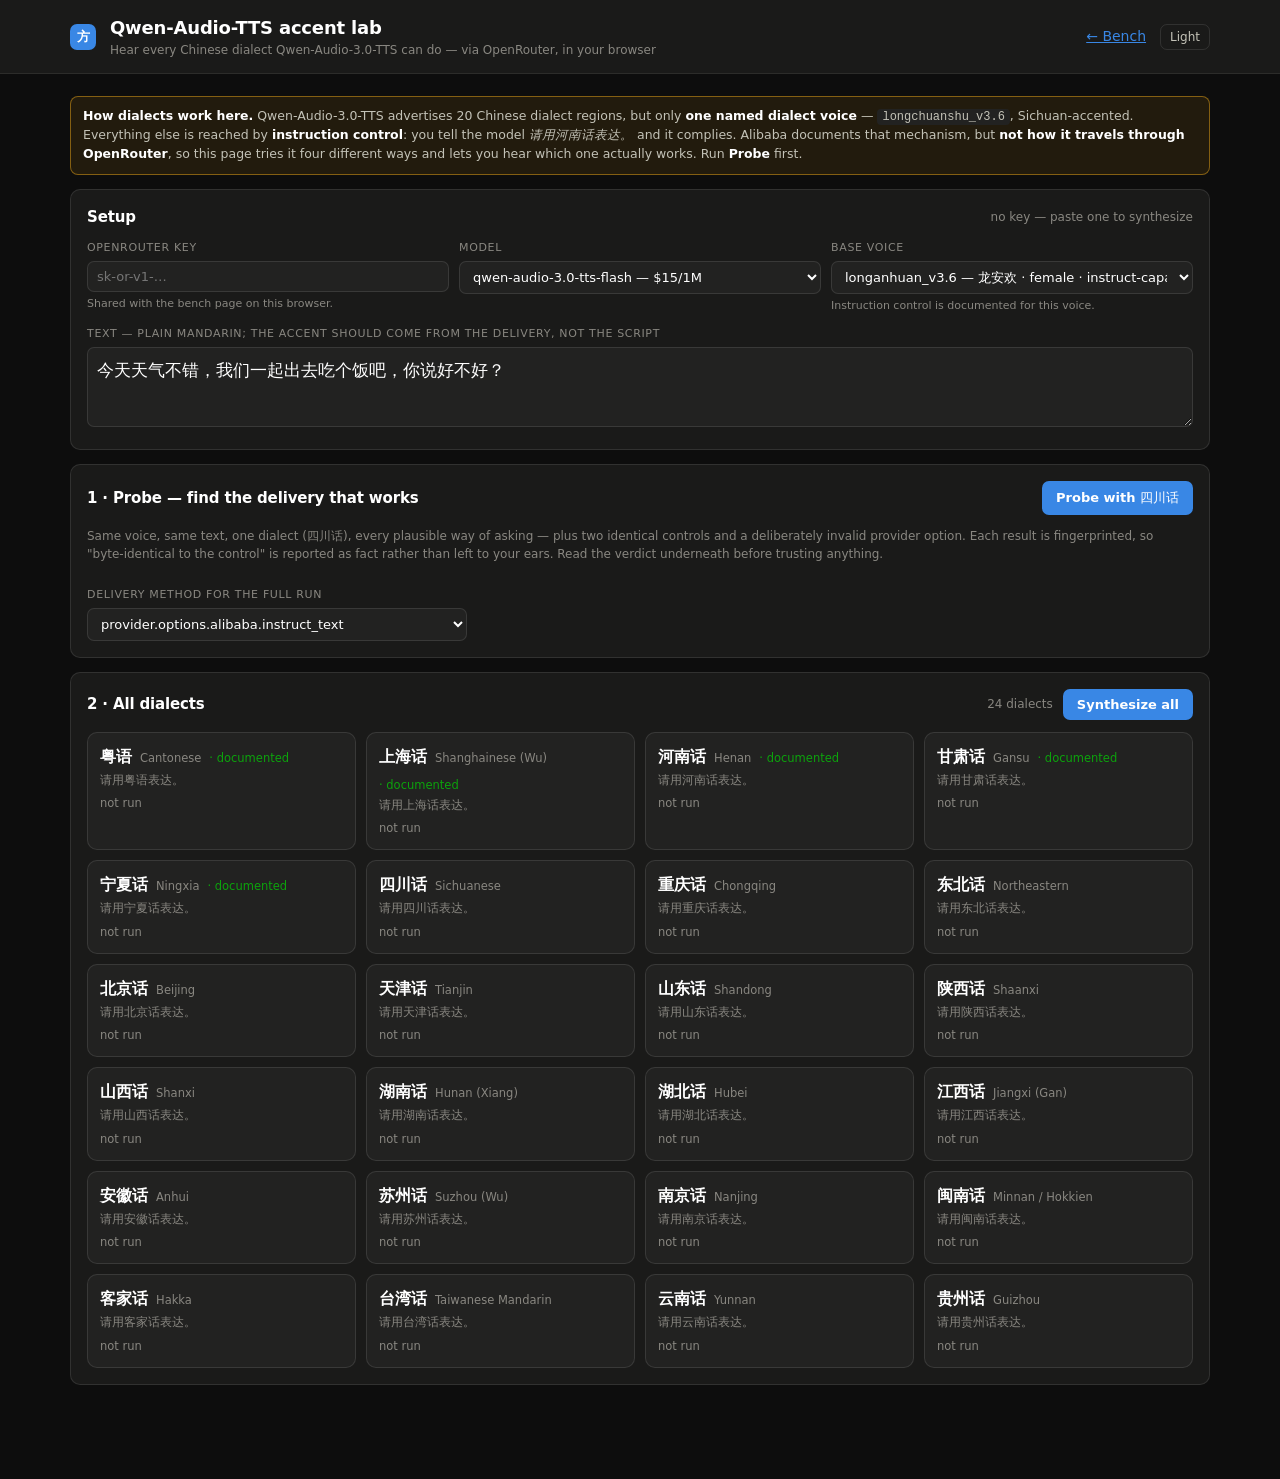
<file: compare-chinese-tts/qwen-accents.html>
<!DOCTYPE html>
<html lang="en" data-theme="dark">
<head>
<meta charset="utf-8">
<meta name="viewport" content="width=device-width, initial-scale=1">
<title>Qwen-Audio-TTS accent lab — hear every Chinese dialect</title>
<style>
:root{
  color-scheme: dark;
  --plane:#0d0d0d; --surface:#1a1a19; --surface-2:#222221;
  --ink:#ffffff; --ink2:#c3c2b7; --muted:#898781;
  --grid:#2c2c2a; --axis:#383835; --ring:rgba(255,255,255,0.10);
  --s1:#3987e5; --s1-dim:#184f95;
  --good:#0ca30c; --warn:#fab219; --serious:#ec835a; --crit:#d03b3b;
  --mono: ui-monospace, SFMono-Regular, "SF Mono", Menlo, monospace;
  --sans: system-ui, -apple-system, "Segoe UI", sans-serif;
  --han: "PingFang SC", "Hiragino Sans GB", "Microsoft YaHei", "Noto Sans CJK SC", sans-serif;
}
html[data-theme="light"]{
  color-scheme: light;
  --plane:#f9f9f7; --surface:#fcfcfb; --surface-2:#f0efec;
  --ink:#0b0b0b; --ink2:#52514e; --muted:#898781;
  --grid:#e1e0d9; --axis:#c3c2b7; --ring:rgba(11,11,11,0.10);
  --s1:#2a78d6; --s1-dim:#86b6ef;
}
*{box-sizing:border-box}
body{
  margin:0; background:var(--plane); color:var(--ink);
  font-family:var(--sans); font-size:14px; line-height:1.5;
  -webkit-font-smoothing:antialiased;
}
a{color:var(--s1)}
h1,h2,h3{margin:0; font-weight:600; letter-spacing:-0.01em}
h1{font-size:18px}
h2{font-size:15px}
h3{font-size:13px; color:var(--ink2)}
.wrap{max-width:1180px; margin:0 auto; padding:0 20px 80px}

header{border-bottom:1px solid var(--grid); background:var(--surface); position:sticky; top:0; z-index:50}
.hdr{max-width:1180px; margin:0 auto; padding:14px 20px; display:flex; align-items:center; gap:14px}
.logo{width:26px;height:26px;border-radius:7px;background:var(--s1);display:grid;place-items:center;color:#fff;font-weight:700;font-size:13px;flex:none}
.sub{color:var(--muted); font-size:12px}
.spacer{flex:1}
.tabs{display:flex; gap:2px; max-width:1180px; margin:0 auto; padding:0 20px}
.tab{appearance:none;border:0;background:none;color:var(--muted);font:inherit;font-size:13px;
  padding:9px 12px;cursor:pointer;border-bottom:2px solid transparent;margin-bottom:-1px}
.tab:hover{color:var(--ink2)}
.tab[aria-selected="true"]{color:var(--ink); border-bottom-color:var(--s1)}

.panel{display:none; padding-top:22px}
.panel.on{display:block}

.card{background:var(--surface); border:1px solid var(--ring); border-radius:10px; padding:16px; margin-bottom:14px}
.card > header{background:none;border:0;position:static;padding:0;margin:0 0 12px;display:flex;align-items:center;gap:10px}

label{display:block; font-size:11px; text-transform:uppercase; letter-spacing:.06em; color:var(--muted); margin-bottom:4px}
input,select,textarea,button{font-family:inherit; font-size:13px}
input[type=text],input[type=password],input[type=number],select,textarea{
  width:100%; background:var(--surface-2); color:var(--ink); border:1px solid var(--ring);
  border-radius:7px; padding:7px 9px; outline:none;
}
input:focus,select:focus,textarea:focus{border-color:var(--s1)}
textarea{resize:vertical; line-height:1.7}
.zh{font-family:var(--han); font-size:17px; line-height:1.9}

button.btn{background:var(--s1); color:#fff; border:0; border-radius:7px; padding:8px 14px; cursor:pointer; font-weight:550}
button.btn:hover{filter:brightness(1.1)}
button.btn:disabled{opacity:.45; cursor:not-allowed; filter:none}
button.ghost{background:transparent; color:var(--ink2); border:1px solid var(--ring)}
button.ghost:hover{background:var(--surface-2); color:var(--ink)}
button.sm{padding:5px 9px; font-size:12px; font-weight:450}

.row{display:flex; gap:10px; align-items:flex-end; flex-wrap:wrap}
.grid{display:grid; gap:10px}
.g2{grid-template-columns:1fr 1fr}
.g3{grid-template-columns:repeat(3,1fr)}
.g4{grid-template-columns:repeat(4,1fr)}
@media(max-width:820px){.g2,.g3,.g4{grid-template-columns:1fr}}

/* ---------- sentence picker ---------- */
.chips{display:flex; flex-wrap:wrap; gap:6px; margin-bottom:12px}
.chip{border:1px solid var(--ring); background:var(--surface-2); color:var(--ink2);
  border-radius:999px; padding:5px 11px; font-size:12px; cursor:pointer}
.chip:hover{color:var(--ink); border-color:var(--axis)}
.chip[aria-pressed="true"]{background:var(--s1); border-color:var(--s1); color:#fff}
.listen{margin-top:10px; border-top:1px solid var(--grid); padding-top:10px}
.listen table{width:auto; border-collapse:collapse; font-size:12px}
.listen td:nth-child(2){padding-right:26px}
.listen td{padding:3px 8px 3px 0; vertical-align:top}
.listen td:first-child{font-family:var(--han); font-size:15px; white-space:nowrap}
.ok{color:var(--good)} .bad{color:var(--crit)}
code{font-family:var(--mono); font-size:12px; background:var(--surface-2); padding:1px 5px; border-radius:4px}

/* ---------- provider cards ---------- */
.pcard{border:1px solid var(--ring); border-radius:10px; padding:13px; background:var(--surface); margin-bottom:10px}
.pcard.off{opacity:.55}
.phead{display:flex; align-items:center; gap:9px; margin-bottom:10px}
.phead h2{flex:1}
.badge{font-size:10.5px; text-transform:uppercase; letter-spacing:.06em; padding:2px 7px; border-radius:5px;
  border:1px solid var(--ring); color:var(--muted)}
.badge.id{text-transform:none; letter-spacing:0; font-family:var(--mono); font-size:11px}
.badge.cors{color:var(--good); border-color:color-mix(in srgb, var(--good) 40%, transparent)}
.badge.nokey{color:var(--warn); border-color:color-mix(in srgb, var(--warn) 45%, transparent)}
.sw{position:relative; width:34px; height:20px; flex:none}
.sw input{position:absolute; opacity:0; width:100%; height:100%; margin:0; cursor:pointer; z-index:2}
.sw span{position:absolute; inset:0; background:var(--axis); border-radius:999px; transition:.15s}
.sw span::after{content:""; position:absolute; top:2px; left:2px; width:16px; height:16px;
  background:#fff; border-radius:50%; transition:.15s}
.sw input:checked + span{background:var(--s1)}
.sw input:checked + span::after{transform:translateX(14px)}

/* ---------- results ---------- */
table.res{width:100%; border-collapse:collapse; font-size:12.5px}
table.res th{
  text-align:left; font-weight:550; color:var(--muted); font-size:10.5px; text-transform:uppercase;
  letter-spacing:.06em; padding:0 10px 7px 0; border-bottom:1px solid var(--axis); white-space:nowrap;
}
table.res td{padding:9px 10px 9px 0; border-bottom:1px solid var(--grid); vertical-align:middle}
table.res td.num{font-variant-numeric:tabular-nums; text-align:right; padding-right:14px; white-space:nowrap}
table.res th.num{text-align:right; padding-right:14px}
table.res tr:hover td{background:var(--surface-2)}
.bar{height:8px; border-radius:4px; background:var(--s1); min-width:2px}
.barwrap{width:110px; background:var(--grid); border-radius:4px; overflow:hidden}
.pname{font-weight:550}
.pmeta{color:var(--muted); font-size:11px}
.status{display:inline-flex; align-items:center; gap:5px; font-size:12px}
.dot{width:7px;height:7px;border-radius:50%;flex:none}
audio{height:32px; width:190px; vertical-align:middle}

/* ---------- arena ---------- */
.arena{display:grid; grid-template-columns:1fr 1fr; gap:12px}
@media(max-width:760px){.arena{grid-template-columns:1fr}}
.side{border:1px solid var(--ring); border-radius:10px; padding:14px; background:var(--surface-2)}
.sidehead{display:flex; align-items:center; gap:9px; margin-bottom:2px}
.sidetag{font-size:10.5px; text-transform:uppercase; letter-spacing:.08em; color:#fff;
  background:var(--s1); padding:2px 8px; border-radius:5px}
.side audio{width:100%; height:38px}
.vote{display:flex; gap:10px; margin-top:14px; flex-wrap:wrap}
.vbtn{flex:1; min-width:120px; padding:12px 14px}
.reasons{margin-top:10px; display:flex; gap:6px; align-items:center; flex-wrap:wrap}
.done{text-align:center; padding:30px 10px}
.meter{height:8px;border-radius:4px;background:var(--grid);overflow:hidden;width:120px;display:inline-block;vertical-align:middle}
.meter > i{display:block;height:100%;background:var(--s1);border-radius:4px}

.note{color:var(--muted); font-size:12px}
.warnbox{border:1px solid color-mix(in srgb, var(--warn) 45%, transparent); background:color-mix(in srgb, var(--warn) 9%, transparent);
  border-radius:8px; padding:10px 12px; font-size:12.5px; color:var(--ink2); margin-bottom:14px}
.warnbox b{color:var(--ink)}
.err{color:var(--crit); font-size:12px; font-family:var(--mono); word-break:break-word; max-width:420px; display:inline-block}
.hide{display:none !important}
.ref th{position:sticky; top:0; background:var(--surface)}
.ref td{font-size:12.5px}
.tag{font-size:11px; padding:1px 6px; border-radius:4px; border:1px solid var(--ring); color:var(--muted); white-space:nowrap}
.tag.best{color:var(--good); border-color:color-mix(in srgb,var(--good) 40%, transparent)}
ul.tight{margin:6px 0; padding-left:18px}
ul.tight li{margin:3px 0; color:var(--ink2); font-size:12.5px}
.sw{display:inline-block}
#modelTable td{vertical-align:middle}
#modelTable select{min-width:180px}
#modelTable tbody tr:hover td{background:var(--surface-2)}
</style>
<style>
.dgrid{display:grid; grid-template-columns:repeat(auto-fill,minmax(260px,1fr)); gap:10px}
.dcard{border:1px solid var(--ring); border-radius:10px; padding:12px; background:var(--surface-2)}
.dcard.on{border-color:var(--s1)}
.dhead{display:flex; align-items:baseline; gap:8px; margin-bottom:3px; flex-wrap:wrap}
.dzh{font-family:var(--han); font-size:16px; font-weight:600; white-space:nowrap}
.den{color:var(--muted); font-size:11.5px}
.dcard audio{width:100%; height:34px; margin-top:8px}
.dstat{font-size:11.5px; color:var(--muted); margin-top:6px; min-height:16px}
.dstat.bad{color:var(--crit); font-family:var(--mono); font-size:11px; word-break:break-word}
.dstat.ok{color:var(--good)}
.strat{display:grid; grid-template-columns:repeat(auto-fill,minmax(300px,1fr)); gap:10px; margin-top:10px}
.confirmed{color:var(--good)}
</style>
</head>
<body>
<header>
  <div class="hdr">
    <div class="logo">方</div>
    <div>
      <h1>Qwen-Audio-TTS accent lab</h1>
      <div class="sub">Hear every Chinese dialect Qwen-Audio-3.0-TTS can do — via OpenRouter, in your browser</div>
    </div>
    <div class="spacer"></div>
    <a class="btn ghost sm" href="index.html">← Bench</a>
    <button class="btn ghost sm" id="themeBtn">Light</button>
  </div>
</header>

<div class="wrap" style="padding-top:22px">

  <div class="warnbox">
    <b>How dialects work here.</b> Qwen-Audio-3.0-TTS advertises 20 Chinese dialect regions, but only
    <b>one named dialect voice</b> — <code>longchuanshu_v3.6</code>, Sichuan-accented. Everything else is
    reached by <b>instruction control</b>: you tell the model <i>请用河南话表达。</i> and it complies.
    Alibaba documents that mechanism, but <b>not how it travels through OpenRouter</b>, so this page tries
    it four different ways and lets you hear which one actually works. Run <b>Probe</b> first.
  </div>

  <div class="card">
    <header><h2>Setup</h2><div class="spacer"></div>
      <span class="note" id="keyState"></span>
    </header>
    <div class="grid g3">
      <div>
        <label>OpenRouter key</label>
        <input type="password" id="key" placeholder="sk-or-v1-…" autocomplete="off" spellcheck="false">
        <div class="note" style="margin-top:4px; font-size:11px">Shared with the bench page on this browser.</div>
      </div>
      <div>
        <label>Model</label>
        <select id="model">
          <option value="qwen/qwen-audio-3.0-tts-flash">qwen-audio-3.0-tts-flash — $15/1M</option>
          <option value="qwen/qwen-audio-3.0-tts-plus">qwen-audio-3.0-tts-plus — $20/1M</option>
        </select>
      </div>
      <div>
        <label>Base voice</label>
        <select id="voice"></select>
        <div class="note" style="margin-top:4px; font-size:11px" id="voiceNote"></div>
      </div>
    </div>
    <div style="margin-top:12px">
      <label>Text — plain Mandarin; the accent should come from the delivery, not the script</label>
      <textarea id="text" rows="2" class="zh"></textarea>
    </div>
  </div>

  <div class="card">
    <header><h2>1 · Probe — find the delivery that works</h2><div class="spacer"></div>
      <button class="btn" id="probeBtn">Probe with 四川话</button>
    </header>
    <div class="note" style="margin-top:0">
      Same voice, same text, one dialect (四川话), every plausible way of asking — plus two identical
      controls and a deliberately invalid provider option. Each result is fingerprinted, so
      "byte-identical to the control" is reported as fact rather than left to your ears. Read the verdict
      underneath before trusting anything.
    </div>
    <div class="strat" id="probeOut"></div>
    <div id="verdict" style="margin-top:12px"></div>
    <div class="row" style="margin-top:14px">
      <div style="flex:1; max-width:380px">
        <label>Delivery method for the full run</label>
        <select id="strategy"></select>
      </div>
    </div>
  </div>

  <div class="card">
    <header><h2>2 · All dialects</h2><div class="spacer"></div>
      <span class="note" id="progress"></span>
      <button class="btn ghost sm" id="stopBtn" style="display:none">Stop</button>
      <button class="btn" id="runBtn">Synthesize all</button>
    </header>
    <div class="dgrid" id="grid"></div>
  </div>

</div>
<script>
"use strict";

/* ============================================================================
   Qwen-Audio-3.0-TTS dialect lab.
   Alibaba documents 20 Chinese dialect regions reached by instruction control
   ("请用河南话表达。") but only ships one named dialect voice. How the instruction
   travels through OpenRouter is undocumented, so the probe tries four routes and
   you decide by ear which one moved the needle.
   ========================================================================== */

const $  = (s, r = document) => r.querySelector(s);
const $$ = (s, r = document) => [...r.querySelectorAll(s)];
const el = (t, props = {}, kids = []) => {
  const n = document.createElement(t);
  for (const [k, v] of Object.entries(props)) {
    if (k === "class") n.className = v;
    else if (k === "text") n.textContent = v;
    else if (k === "html") n.innerHTML = v;
    else if (k.startsWith("on")) n.addEventListener(k.slice(2), v);
    else if (v !== null && v !== undefined) n.setAttribute(k, v);
  }
  for (const c of [].concat(kids)) if (c) n.append(c);
  return n;
};

const KEY = "openrouter-tts-bench.v1";          // shared with the bench page
const LOCAL = "qwen-accent-lab.v1";
const bench = JSON.parse(localStorage.getItem(KEY) || "{}");
const state = Object.assign(
  { model:"qwen/qwen-audio-3.0-tts-flash", voice:"longanhuan_v3.6", strategy:"instruct_text",
    text:"今天天气不错，我们一起出去吃个饭吧，你说好不好？", theme: bench.theme || "dark" },
  JSON.parse(localStorage.getItem(LOCAL) || "{}")
);
const save = () => localStorage.setItem(LOCAL, JSON.stringify(state));

/* Voices. Only longchuanshu is a dialect voice in its own right; the instruct-capable
   v3.6 voices are the ones worth pairing with a dialect instruction. */
const VOICES = {
  "qwen/qwen-audio-3.0-tts-flash": [
    ["longanhuan_v3.6",   "龙安欢 · female · instruct-capable"],
    ["longjielidou_v3.6", "龙杰力豆 · male · instruct-capable"],
    ["longpaopao_v3.6",   "龙泡泡 · female · instruct-capable"],
    ["longhuohuo_v3.6",   "龙活活 · male · instruct-capable"],
    ["longchuanshu_v3.6", "龙川蜀 · male · already Sichuan-accented"],
    ["longanfengyue",     "龙安风月 · female"],
    ["longanyuanfei",     "龙安远飞 · female"],
    ["longanlingxi",      "龙安泠汐 · female"],
    ["longanxiaoxin",     "龙安小新 · female"],
    ["loongjohn",         "loongjohn · male · English (the OpenRouter default)"]
  ],
  "qwen/qwen-audio-3.0-tts-plus": [
    ["longanlingxin", "龙安灵心 · female"],
    ["longanlufeng",  "龙安陆风 · male"]
  ]
};

/* Dialect regions. The five marked `doc` are named in Alibaba's own material; the rest
   are the usual regions covered by "20 Chinese dialects" and are the point of the test. */
const DIALECTS = [
  ["粤语",   "Cantonese",        true],
  ["上海话", "Shanghainese (Wu)", true],
  ["河南话", "Henan",             true],
  ["甘肃话", "Gansu",             true],
  ["宁夏话", "Ningxia",           true],
  ["四川话", "Sichuanese",        false],
  ["重庆话", "Chongqing",         false],
  ["东北话", "Northeastern",      false],
  ["北京话", "Beijing",           false],
  ["天津话", "Tianjin",           false],
  ["山东话", "Shandong",          false],
  ["陕西话", "Shaanxi",           false],
  ["山西话", "Shanxi",            false],
  ["湖南话", "Hunan (Xiang)",     false],
  ["湖北话", "Hubei",             false],
  ["江西话", "Jiangxi (Gan)",     false],
  ["安徽话", "Anhui",             false],
  ["苏州话", "Suzhou (Wu)",       false],
  ["南京话", "Nanjing",           false],
  ["闽南话", "Minnan / Hokkien",  false],
  ["客家话", "Hakka",             false],
  ["台湾话", "Taiwanese Mandarin",false],
  ["云南话", "Yunnan",            false],
  ["贵州话", "Guizhou",           false]
];
const instructionFor = zh => `请用${zh}表达。`;

/* Routes an instruction might travel. Two controls bracket the run so we can tell a
   real effect from ordinary run-to-run variation, and the liveness row decides the
   prior question: does OpenRouter forward provider.options for this model at all? */
const STRATEGIES = [
  ["instruct",      "provider.options.alibaba.instruct",
   "DashScope's documented field for instruction control."],
  ["instruct_text", "provider.options.alibaba.instruct_text",
   "The other spelling seen in the wild."],
  ["instruction",   "provider.options.alibaba.instruction",
   "A third spelling used in some client docs."],
  ["qwen_instruct", "provider.options.qwen.instruct",
   "Same field under the model-id author rather than the endpoint tag."],
  ["prefix",        "Instruction prefixed to the spoken text",
   "No passthrough: the directive is prepended to the input. If the model reads it aloud, duration jumps."],
  ["bracket",       "Inline tag in the text — [四川话]",
   "Qwen-Audio-3.0-TTS takes inline tags like [angry]; a dialect tag is worth one shot."]
];

const PROBE_ROWS = [
  ["control",  "Control — no instruction", "The baseline everything is measured against."],
  ...STRATEGIES,
  ["liveness", "Liveness test — junk provider option",
   "Sends provider.options.alibaba with a field that cannot exist. A 400 means OpenRouter forwards provider options and the field name is the problem. A success means it silently drops them, and instruction control is unreachable by this route."],
  ["control2", "Control again — run-to-run variation",
   "A second identical control. If this already differs from the first, the model is non-deterministic and only large differences mean anything."]
];

const OR = "https://openrouter.ai/api/v1/audio/speech";

function buildBody(dialectZh, strategy){
  const body = { model: state.model, input: state.text, response_format: "mp3", voice: state.voice };
  const opts = (tag, o) => { body.provider = { options: { [tag]: o } }; return body; };
  if (strategy === "control" || strategy === "control2" || strategy === "none" || !dialectZh) return body;
  if (strategy === "liveness") return opts("alibaba", { __field_that_cannot_exist__: "probe" });
  const ins = instructionFor(dialectZh);
  switch (strategy) {
    case "prefix":        body.input = ins + state.text; return body;
    case "bracket":       body.input = `[${dialectZh}]` + state.text; return body;
    case "instruct":      return opts("alibaba", { instruct: ins });
    case "instruct_text": return opts("alibaba", { instruct_text: ins });
    case "instruction":   return opts("alibaba", { instruction: ins });
    case "qwen_instruct": return opts("qwen",    { instruct: ins });
  }
  return body;
}

/* Objective comparison beats "sounded the same" — identical bytes prove no effect. */
let _ac;
async function fingerprint(blob){
  const buf = await blob.arrayBuffer();
  let hash = null;
  try {
    const d = await crypto.subtle.digest("SHA-256", buf);
    hash = [...new Uint8Array(d)].slice(0, 6).map(x => x.toString(16).padStart(2,"0")).join("");
  } catch(_) { /* crypto.subtle needs a secure context; size still discriminates */ }
  let dur = null;
  try {
    /* One shared context: Chrome caps how many can exist at once, and a per-call
       context that failed to close would stall the run partway through. */
    _ac = _ac || new (window.AudioContext || window.webkitAudioContext)();
    dur = await Promise.race([
      _ac.decodeAudioData(buf.slice(0)).then(b => b.duration),
      new Promise(r => setTimeout(() => r(null), 4000))
    ]);
  } catch(_) {}
  return { hash, dur, size: blob.size };
}

function pcmToWav(pcm, rate = 24000, channels = 1, bits = 16){
  const bps = bits >> 3, buf = new ArrayBuffer(44 + pcm.byteLength), v = new DataView(buf);
  const str = (o, s) => { for (let i = 0; i < s.length; i++) v.setUint8(o + i, s.charCodeAt(i)); };
  str(0,"RIFF"); v.setUint32(4, 36 + pcm.byteLength, true); str(8,"WAVE");
  str(12,"fmt "); v.setUint32(16,16,true); v.setUint16(20,1,true);
  v.setUint16(22,channels,true); v.setUint32(24,rate,true);
  v.setUint32(28, rate*channels*bps, true); v.setUint16(32, channels*bps, true);
  v.setUint16(34, bits, true); str(36,"data"); v.setUint32(40, pcm.byteLength, true);
  new Uint8Array(buf, 44).set(pcm);
  return new Blob([buf], { type:"audio/wav" });
}
function toAudioBlob(buf, ct){
  const b = new Uint8Array(buf);
  const tag = String.fromCharCode(b[0]||0, b[1]||0, b[2]||0, b[3]||0);
  if (tag === "RIFF" || tag === "OggS" || tag.startsWith("ID3") || (b[0] === 0xFF && (b[1] & 0xE0) === 0xE0))
    return new Blob([buf], { type: ct || "audio/mpeg" });
  return pcmToWav(b, +((ct.match(/rate=(\d+)/) || [])[1] || 24000));
}

async function speak(body){
  const t0 = performance.now();
  const r = await fetch(OR, {
    method:"POST",
    headers:{ "Authorization":"Bearer " + state.key, "Content-Type":"application/json" },
    body: JSON.stringify(body)
  });
  const ttfb = performance.now() - t0;
  if (!r.ok) throw new Error("HTTP " + r.status + " — " + (await r.text()).slice(0, 240));
  const ct = (r.headers.get("content-type") || "").toLowerCase();
  const buf = await r.arrayBuffer();
  if (ct.includes("json"))
    throw new Error("JSON instead of audio — " + new TextDecoder().decode(buf).slice(0, 240));
  if (!buf.byteLength) throw new Error("Empty response.");
  return { blob: toAudioBlob(buf, ct), ttfb, total: performance.now() - t0 };
}

/* ---------- setup wiring ---------- */
function applyTheme(){
  document.documentElement.dataset.theme = state.theme;
  $("#themeBtn").textContent = state.theme === "dark" ? "Light" : "Dark";
}
$("#themeBtn").addEventListener("click", () => { state.theme = state.theme === "dark" ? "light" : "dark"; save(); applyTheme(); });

state.key = state.key || bench.key || "";
$("#key").value = state.key;
$("#key").addEventListener("input", e => { state.key = e.target.value.trim(); save(); keyState(); });
function keyState(){
  $("#keyState").textContent = state.key
    ? (bench.key && bench.key === state.key ? "using the key from the bench page" : "key set")
    : "no key — paste one to synthesize";
}

$("#text").value = state.text;
$("#text").addEventListener("input", e => { state.text = e.target.value; save(); });

function fillVoices(){
  const sel = $("#voice"); sel.textContent = "";
  const list = VOICES[state.model] || [];
  if (!list.some(([id]) => id === state.voice)) state.voice = list[0][0];
  for (const [id, label] of list)
    sel.append(el("option", { value:id, text:`${id} — ${label}`, ...(state.voice === id ? {selected:""} : {}) }));
  const cur = list.find(([id]) => id === state.voice);
  $("#voiceNote").textContent = /instruct-capable/.test(cur[1])
    ? "Instruction control is documented for this voice."
    : /Sichuan/.test(cur[1])
      ? "This voice is Sichuan-accented on its own — a useful control for whether instructions do anything."
      : "Not documented as instruct-capable; instructions may be ignored.";
}
$("#model").value = state.model;
$("#model").addEventListener("change", e => { state.model = e.target.value; save(); fillVoices(); buildGrid(); });
$("#voice").addEventListener("change", e => { state.voice = e.target.value; save(); fillVoices(); });

const stratSel = $("#strategy");
for (const [id, label] of STRATEGIES)
  if (id !== "none") stratSel.append(el("option", { value:id, text:label, ...(state.strategy === id ? {selected:""} : {}) }));
stratSel.addEventListener("change", e => { state.strategy = e.target.value; save(); });

/* ---------- probe ---------- */
$("#probeBtn").addEventListener("click", async e => {
  if (!state.key) return alert("Paste your OpenRouter key first.");
  const btn = e.target; btn.disabled = true; btn.textContent = "Probing…";
  const host = $("#probeOut"); host.textContent = "";
  $("#verdict").textContent = "";
  const seen = {};

  for (const [id, label, why] of PROBE_ROWS){
    const card = el("div", { class:"dcard" }, [
      el("div", { class:"dhead" }, [ el("span", { class:"dzh", style:"font-size:13px", text:label }) ]),
      el("div", { class:"den", text:why })
    ]);
    const stat = el("div", { class:"dstat", text:"…" });
    card.append(stat); host.append(card);
    try {
      const out = await speak(buildBody("四川话", id));
      const fp = await fingerprint(out.blob);
      seen[id] = { ...fp, ok:true };
      card.append(el("audio", { controls:"", src:URL.createObjectURL(out.blob) }));
      const base = seen.control;
      const same = base && fp.hash && base.hash && fp.hash === base.hash;
      const dd  = base && fp.dur != null && base.dur != null ? fp.dur - base.dur : null;
      stat.className = "dstat " + (id === "control" ? "ok" : same ? "bad" : "ok");
      stat.textContent =
        `${fp.dur != null ? fp.dur.toFixed(2) + " s · " : ""}${(fp.size/1024|0)} KB` +
        (fp.hash ? ` · ${fp.hash}` : "") +
        (id === "control" ? "" : same ? " · byte-identical to control — no effect"
          : dd != null ? ` · ${dd >= 0 ? "+" : ""}${dd.toFixed(2)} s vs control` : " · differs from control");
    } catch(err){
      seen[id] = { ok:false, err:err.message };
      stat.className = "dstat bad";
      stat.textContent = err.message;
    }
  }
  renderVerdict(seen);
  btn.disabled = false; btn.textContent = "Probe with 四川话";
});

function renderVerdict(seen){
  const out = [];
  const c1 = seen.control, c2 = seen.control2, live = seen.liveness;
  const deterministic = c1 && c2 && c1.hash && c2.hash && c1.hash === c2.hash;
  out.push(deterministic
    ? "<b>Model is deterministic here</b> — two identical requests returned identical bytes, so any difference below is a real effect."
    : "<b>Model is non-deterministic</b> — the two controls differ from each other, so ignore small differences and trust duration jumps and your ears.");

  if (live && !live.ok && /\b400\b/.test(live.err || ""))
    out.push("<b class='confirmed'>Provider options are forwarded.</b> The junk field was rejected upstream, so the passthrough works and the remaining question is only which field name is right.");
  else if (live && live.ok)
    out.push("<b style='color:var(--crit)'>Provider options are silently dropped.</b> A field that cannot exist was accepted without complaint, which means nothing under <code>provider.options</code> reaches Qwen — instruction control is not reachable through OpenRouter, whatever you name the field.");

  /* The prefix row sends genuinely different input text. If that comes back
     byte-identical, nothing is being synthesized fresh and no row means anything. */
  const pre = seen.prefix;
  if (pre && pre.ok && c1 && pre.hash && c1.hash && pre.hash === c1.hash)
    out.push("<b style='color:var(--crit)'>Sanity check failed.</b> The prefix row sent different text — " +
      "<i>请用四川话表达。</i> in front of your sentence — and got byte-identical audio back. Different input " +
      "cannot produce identical output, so something is serving a cached or stubbed response and none of the " +
      "rows above can be trusted. Change the text slightly and re-run before drawing any conclusion.");

  const movers = STRATEGIES.map(([id, label]) => [id, label])
    .filter(([id]) => { const s = seen[id]; return s && s.ok && c1 && (!s.hash || !c1.hash || s.hash !== c1.hash); });
  out.push(movers.length
    ? "Changed the output: " + movers.map(([, l]) => `<code>${l}</code>`).join(", ") + " — listen to those and pick the one that actually sounds like the dialect rather than merely reading the instruction aloud."
    : "<b>Nothing changed the output.</b> Every route returned the same audio as the control, so dialect instruction is unreachable here. Use <code>longchuanshu_v3.6</code> for Sichuan, and go direct to DashScope for the rest.");

  $("#verdict").innerHTML = "<ul class='tight'>" + out.map(x => "<li>" + x + "</li>").join("") + "</ul>";
}

/* ---------- full run ---------- */
let STOP = false;
function buildGrid(){
  const host = $("#grid"); host.textContent = "";
  for (const [zh, en, doc] of DIALECTS){
    host.append(el("div", { class:"dcard", id:"d-" + zh }, [
      el("div", { class:"dhead" }, [
        el("span", { class:"dzh", text:zh }),
        el("span", { class:"den", text:en }),
        doc ? el("span", { class:"den confirmed", title:"Named in Alibaba's own documentation", text:"· documented" }) : null
      ]),
      el("div", { class:"den", style:"font-family:var(--han)", text:instructionFor(zh) }),
      el("div", { class:"dstat", text:"not run" })
    ]));
  }
  $("#progress").textContent = DIALECTS.length + " dialects";
}

$("#stopBtn").addEventListener("click", () => { STOP = true; });
$("#runBtn").addEventListener("click", async e => {
  if (!state.key) return alert("Paste your OpenRouter key first.");
  STOP = false;
  const btn = e.target; btn.disabled = true; $("#stopBtn").style.display = "";
  buildGrid();
  let done = 0;
  const queue = DIALECTS.slice();

  const worker = async () => {
    while (queue.length && !STOP){
      const [zh] = queue.shift();
      const card = $("#d-" + zh);
      const stat = card.querySelector(".dstat");
      stat.className = "dstat"; stat.textContent = "synthesizing…";
      try {
        const out = await speak(buildBody(zh, state.strategy));
        card.classList.add("on");
        card.append(el("audio", { controls:"", src:URL.createObjectURL(out.blob) }));
        stat.className = "dstat ok";
        stat.textContent = `${Math.round(out.ttfb)} ms · ${(out.blob.size/1024|0)} KB`;
      } catch(err){
        stat.className = "dstat bad";
        stat.textContent = err.message;
      }
      $("#progress").textContent = `${++done} / ${DIALECTS.length}`;
    }
  };
  await Promise.all([worker(), worker(), worker()]);   // 3 at a time; the API rate-limits
  btn.disabled = false; $("#stopBtn").style.display = "none";
  if (STOP) $("#progress").textContent += " — stopped";
});

applyTheme(); keyState(); fillVoices(); buildGrid();
</script>
</body>
</html>
</file>
<file: raw-film-lab/style.css>
:root {
  --bg: #161618;
  --panel: #1e1e21;
  --card: #242428;
  --line: #333338;
  --text: #e9e7e3;
  --muted: #95938e;
  --accent: #e8a33d;
  --accent-ink: #1b1406;
  --danger: #ff6b5b;
  --track: #3a3a40;
  color-scheme: dark;
}
@media (prefers-color-scheme: light) {
  :root:not([data-theme="dark"]) {
    --bg: #e9e8e5;
    --panel: #f6f5f2;
    --card: #ffffff;
    --line: #dddbd6;
    --text: #1f1e1c;
    --muted: #6d6a64;
    --accent: #c47f16;
    --accent-ink: #ffffff;
    --danger: #c0392b;
    --track: #d8d5cf;
    color-scheme: light;
  }
}
:root[data-theme="dark"] { color-scheme: dark; }

* { box-sizing: border-box; }
html, body { height: 100%; margin: 0; }
body {
  background: var(--bg);
  color: var(--text);
  font: 13px/1.4 -apple-system, BlinkMacSystemFont, "Inter", "Segoe UI", system-ui, sans-serif;
  display: grid;
  grid-template-rows: auto 1fr auto;
  overflow: hidden;
}
button, select, input { font: inherit; color: inherit; }

.topbar {
  display: flex; align-items: center; gap: 10px;
  padding: 8px 12px; background: var(--panel); border-bottom: 1px solid var(--line);
}
.brand { font-weight: 650; letter-spacing: .01em; display: flex; align-items: center; gap: 8px; margin-right: 6px; }
.logo { width: 18px; height: 13px; border-radius: 3px; background: var(--accent); position: relative; }
.logo::after { content: ""; position: absolute; inset: 3px 5px; border-radius: 50%; background: var(--panel); }
.spacer { flex: 1; }
.viewtools { display: flex; align-items: center; gap: 4px; }
.muted { color: var(--muted); font-variant-numeric: tabular-nums; }

.btn {
  display: inline-flex; align-items: center; justify-content: center; gap: 6px;
  height: 30px; padding: 0 12px; border-radius: 7px; border: 1px solid var(--line);
  background: var(--card); cursor: pointer; white-space: nowrap; user-select: none;
}
.btn:hover:not(:disabled) { border-color: var(--muted); }
.btn:disabled { opacity: .45; cursor: default; }
.btn.primary { background: var(--accent); color: var(--accent-ink); border-color: transparent; font-weight: 600; }
.btn.ghost { background: transparent; }
.btn.icon { width: 30px; padding: 0; font-size: 16px; }
.btn.active { border-color: var(--accent); color: var(--accent); }
.link { background: none; border: 0; padding: 0; color: var(--accent); cursor: pointer; }
.link:hover { text-decoration: underline; }

.layout { display: grid; grid-template-columns: 112px 1fr 320px; min-height: 0; }
.filmstrip {
  overflow-y: auto; padding: 8px; display: flex; flex-direction: column; gap: 8px;
  background: var(--panel); border-right: 1px solid var(--line);
}
.thumb {
  position: relative; display: block; width: 100%; aspect-ratio: 4/3; padding: 0;
  border-radius: 6px; overflow: hidden; border: 2px solid transparent; background: var(--card); cursor: pointer;
}
.thumb.active { border-color: var(--accent); }
.thumb img { width: 100%; height: 100%; object-fit: cover; display: block; }
.thumb .ph { position: absolute; inset: 0; display: grid; place-items: center; color: var(--muted); font-weight: 600; font-size: 11px; }
.thumb .cap {
  position: absolute; left: 0; right: 0; bottom: 0; padding: 2px 4px; font-size: 10px;
  background: rgba(0,0,0,.55); color: #fff; white-space: nowrap; overflow: hidden; text-overflow: ellipsis;
}

.stage { position: relative; min-width: 0; min-height: 0; overflow: hidden; touch-action: none; }
.stage canvas { position: absolute; inset: 0; width: 100%; height: 100%; display: block; }
.stage.dragging { cursor: grabbing; }
.stage.picking { cursor: crosshair; }
.badge {
  position: absolute; top: 12px; left: 12px; padding: 3px 9px; border-radius: 999px;
  background: rgba(0,0,0,.6); color: #fff; font-size: 12px; font-weight: 600;
}
.empty {
  position: absolute; inset: 0; display: grid; place-content: center; justify-items: center;
  text-align: center; padding: 24px; gap: 4px;
}
.empty h2 { margin: 0; font-size: 22px; font-weight: 650; }
.empty p { max-width: 520px; color: var(--muted); margin: 6px 0 16px; }
.empty[hidden] { display: none; }

.panel {
  overflow-y: auto; background: var(--panel); border-left: 1px solid var(--line);
  padding: 10px; display: flex; flex-direction: column; gap: 10px;
}
.card { background: var(--card); border: 1px solid var(--line); border-radius: 10px; padding: 10px 12px; }
.card > summary {
  cursor: pointer; font-weight: 650; list-style: none; display: flex; align-items: center; justify-content: space-between;
  margin: -2px 0;
}
.card > summary::after { content: "▾"; color: var(--muted); transition: transform .15s; }
.card:not([open]) > summary::after { transform: rotate(-90deg); }
.card[open] > summary { margin-bottom: 10px; }
.card > * + * { margin-top: 8px; }

.histogram { width: 100%; height: 84px; display: block; border-radius: 6px; background: rgba(127,127,127,.08); }
.info { display: grid; grid-template-columns: auto 1fr; gap: 2px 10px; margin: 8px 0 0; font-size: 12px; }
.info:empty { display: none; }
.info dt { color: var(--muted); }
.info dd { margin: 0; text-align: right; font-variant-numeric: tabular-nums; overflow: hidden; text-overflow: ellipsis; white-space: nowrap; }

.row { display: flex; align-items: center; gap: 8px; }
.row.small { font-size: 12px; }
.grow { flex: 1; min-width: 0; }
.field { display: flex; flex-direction: column; gap: 4px; color: var(--muted); font-size: 12px; }
.check { display: flex; align-items: center; gap: 6px; color: var(--muted); }
select, input[type="search"] {
  width: 100%; height: 30px; padding: 0 8px; border-radius: 7px; border: 1px solid var(--line);
  background: var(--bg); color: var(--text);
}
.lutbar { display: flex; gap: 6px; align-items: center; }
.lutbar select { flex: 1; min-width: 0; }
.hint { color: var(--muted); font-size: 12px; margin: 8px 0 0; }

.slider {
  display: grid; grid-template-columns: 1fr auto; align-items: center; row-gap: 2px; padding: 2px 0;
}
.slider .name { color: var(--muted); }
.slider.changed .name { color: var(--text); }
.slider output { font-variant-numeric: tabular-nums; font-size: 12px; }
.slider input { grid-column: 1 / -1; width: 100%; margin: 0; }
input[type="range"] { -webkit-appearance: none; appearance: none; height: 18px; background: transparent; cursor: pointer; }
input[type="range"]::-webkit-slider-runnable-track { height: 4px; border-radius: 2px; background: var(--track); }
input[type="range"]::-moz-range-track { height: 4px; border-radius: 2px; background: var(--track); }
input[type="range"]::-webkit-slider-thumb {
  -webkit-appearance: none; width: 14px; height: 14px; margin-top: -5px; border-radius: 50%;
  background: var(--text); border: 2px solid var(--card);
}
input[type="range"]::-moz-range-thumb { width: 12px; height: 12px; border-radius: 50%; background: var(--text); border: 2px solid var(--card); }
.slider.temp input::-webkit-slider-runnable-track { background: linear-gradient(90deg, #4a7fd6, #d9d6cf, #e3a33b); }
.slider.temp input::-moz-range-track { background: linear-gradient(90deg, #4a7fd6, #d9d6cf, #e3a33b); }
.slider.tint input::-webkit-slider-runnable-track { background: linear-gradient(90deg, #4fb35a, #d9d6cf, #c95bc4); }
.slider.tint input::-moz-range-track { background: linear-gradient(90deg, #4fb35a, #d9d6cf, #c95bc4); }

.export .btn { height: 34px; }
.credits { color: var(--muted); font-size: 11px; line-height: 1.5; margin: 2px 4px 8px; }
.credits a { color: inherit; }
.status {
  padding: 5px 12px; font-size: 12px; color: var(--muted); background: var(--panel);
  border-top: 1px solid var(--line); white-space: nowrap; overflow: hidden; text-overflow: ellipsis;
}
.status.busy::before { content: "● "; color: var(--accent); animation: pulse 1s infinite; }
.status.error { color: var(--danger); }
@keyframes pulse { 50% { opacity: .3; } }

.dropzone {
  position: fixed; inset: 0; display: none; place-items: center; font-size: 22px; font-weight: 650;
  background: color-mix(in srgb, var(--accent) 18%, transparent); border: 3px dashed var(--accent); pointer-events: none;
}
body.dropping .dropzone { display: grid; }

@media (max-width: 860px) {
  body { overflow: auto; height: auto; }
  .layout { grid-template-columns: 1fr; }
  .filmstrip { flex-direction: row; overflow-x: auto; border-right: 0; border-bottom: 1px solid var(--line); }
  .thumb { width: 96px; flex: none; }
  .stage { height: 60vh; }
  .panel { border-left: 0; overflow: visible; }
  .topbar { flex-wrap: wrap; }
  .viewtools { width: 100%; overflow-x: auto; }
}
</file>
